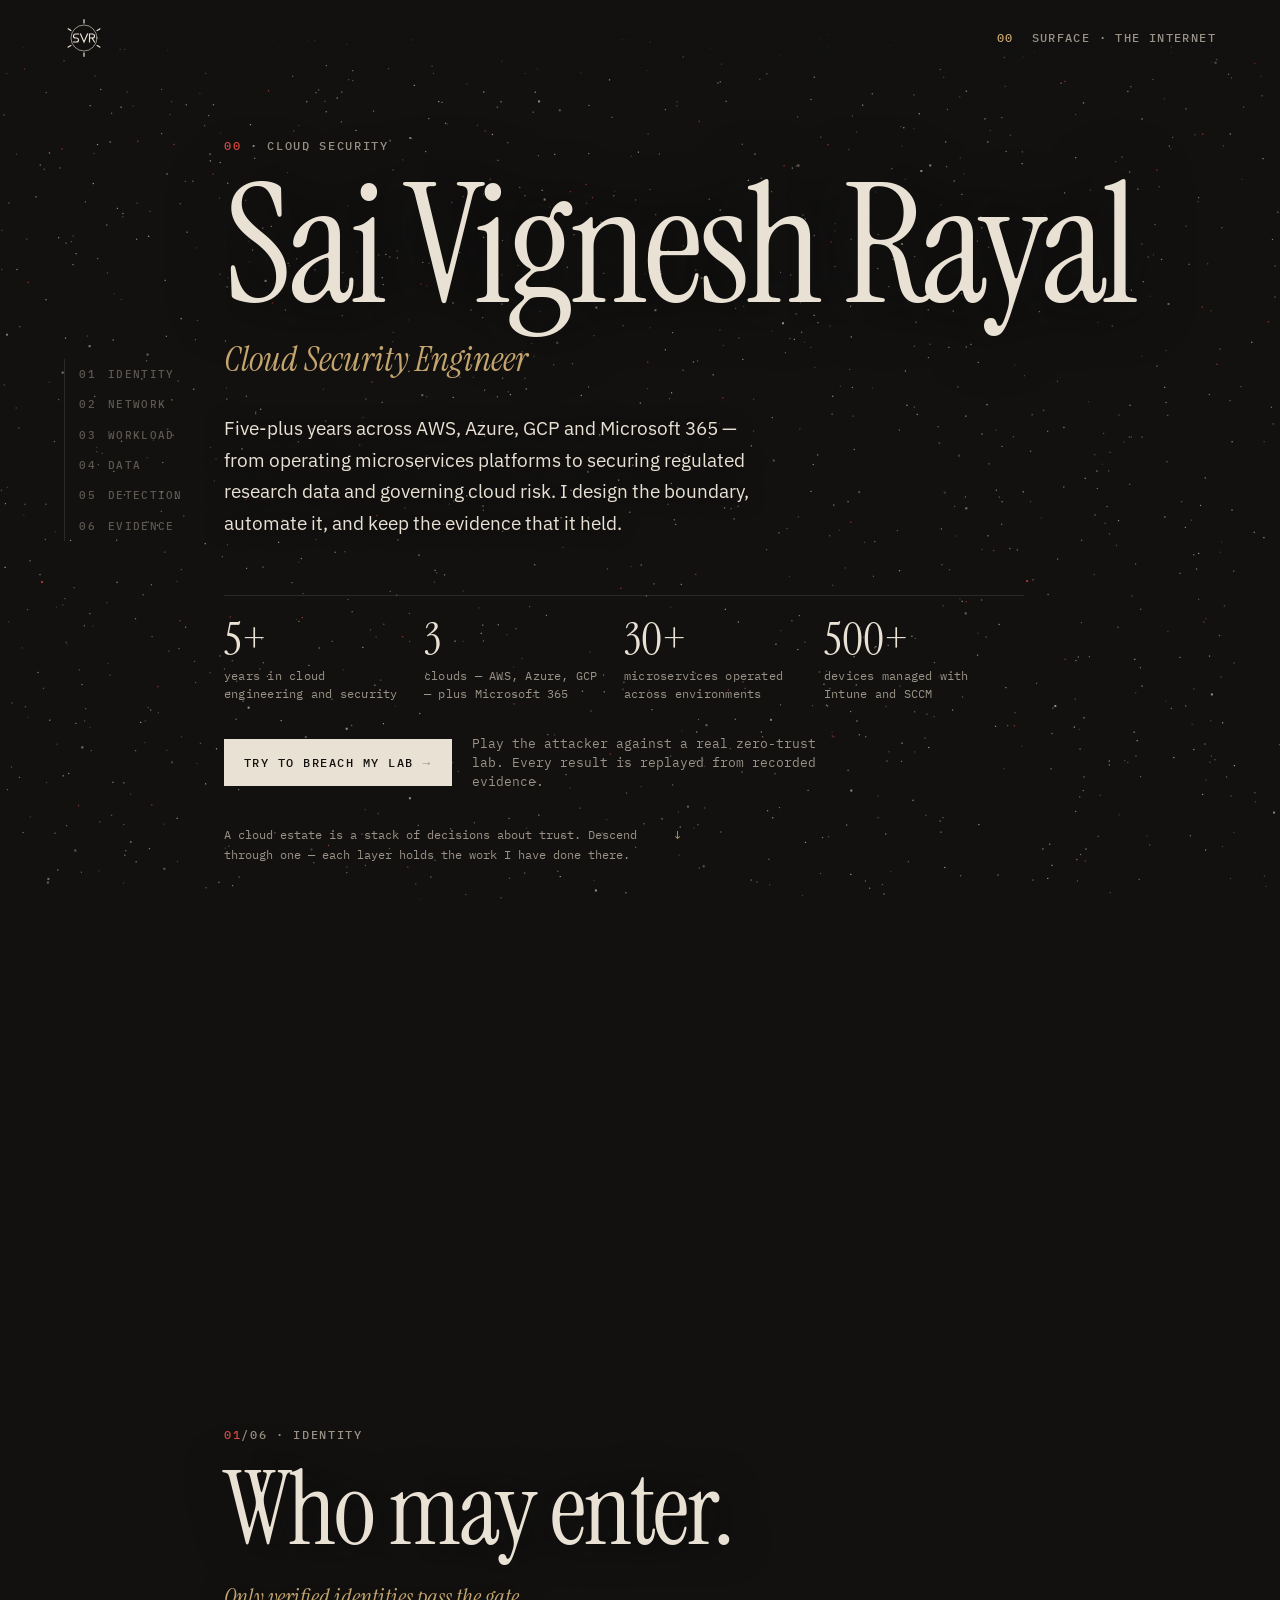
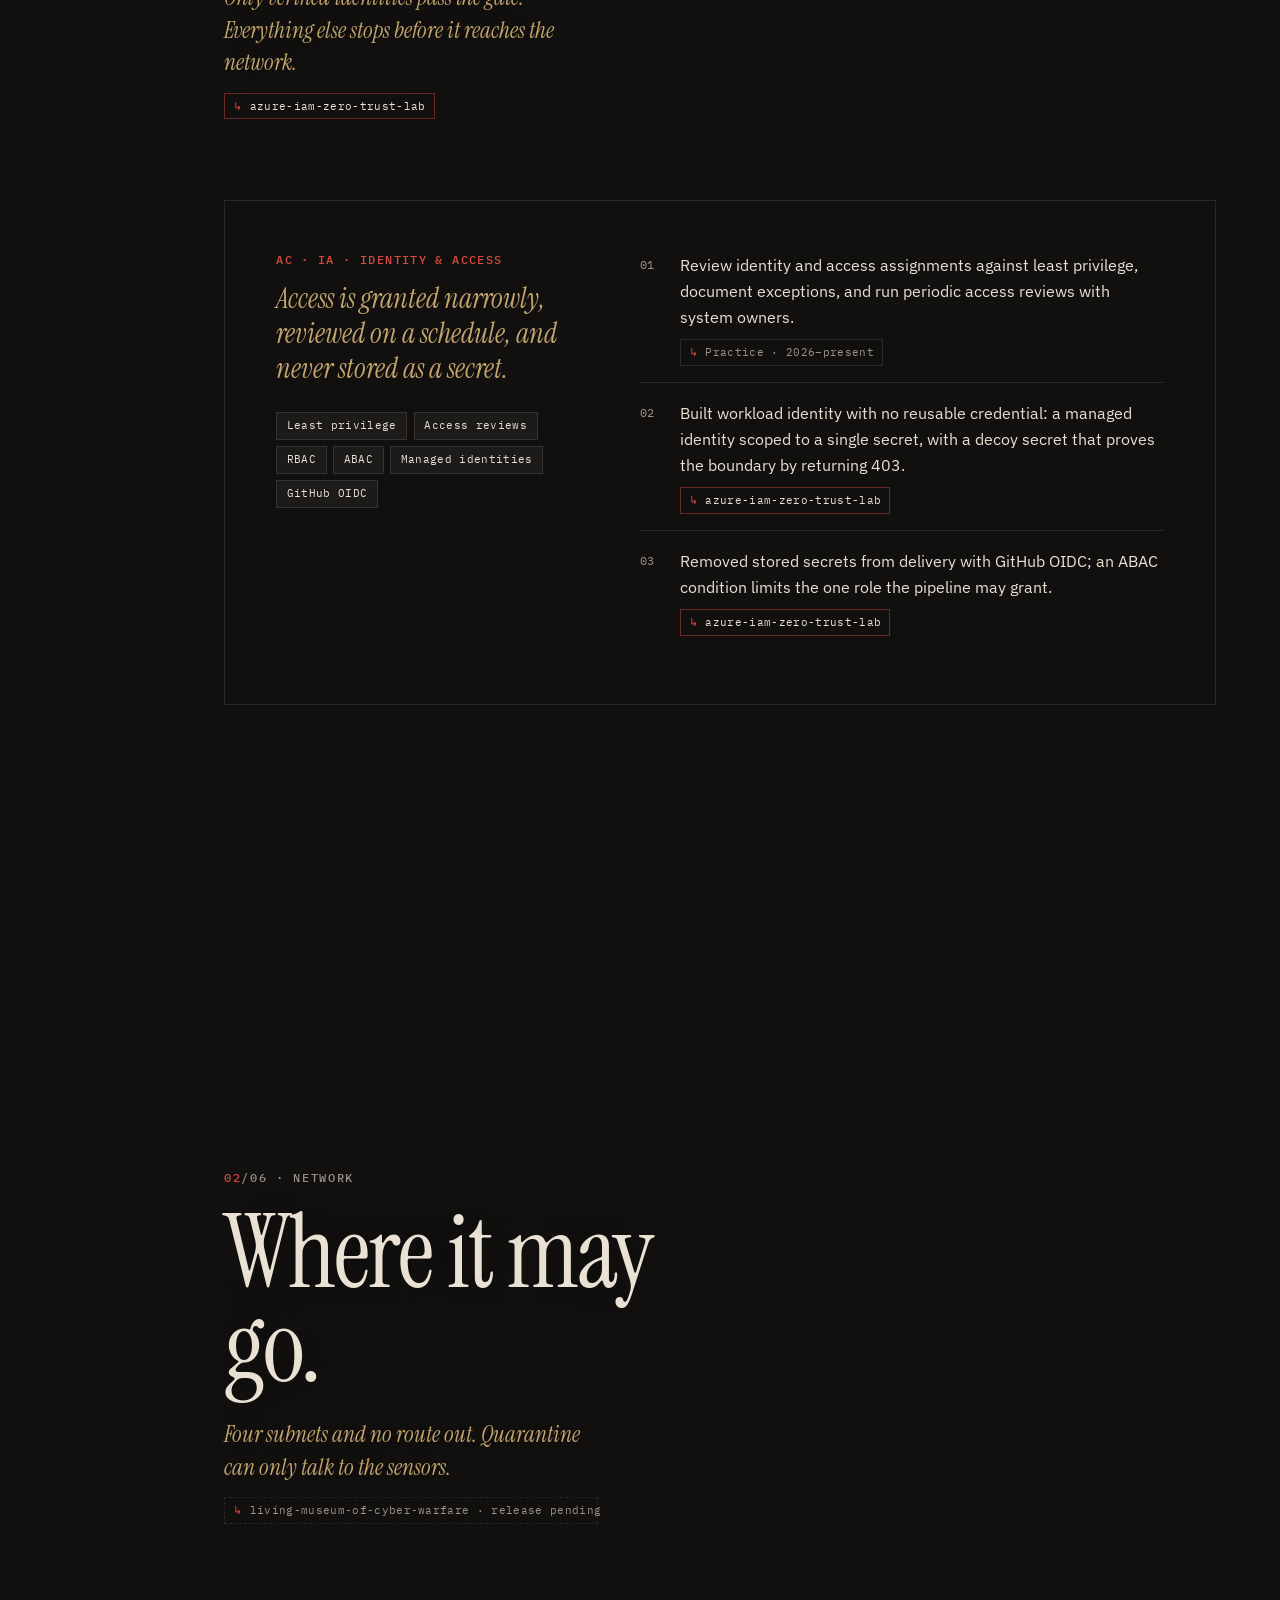
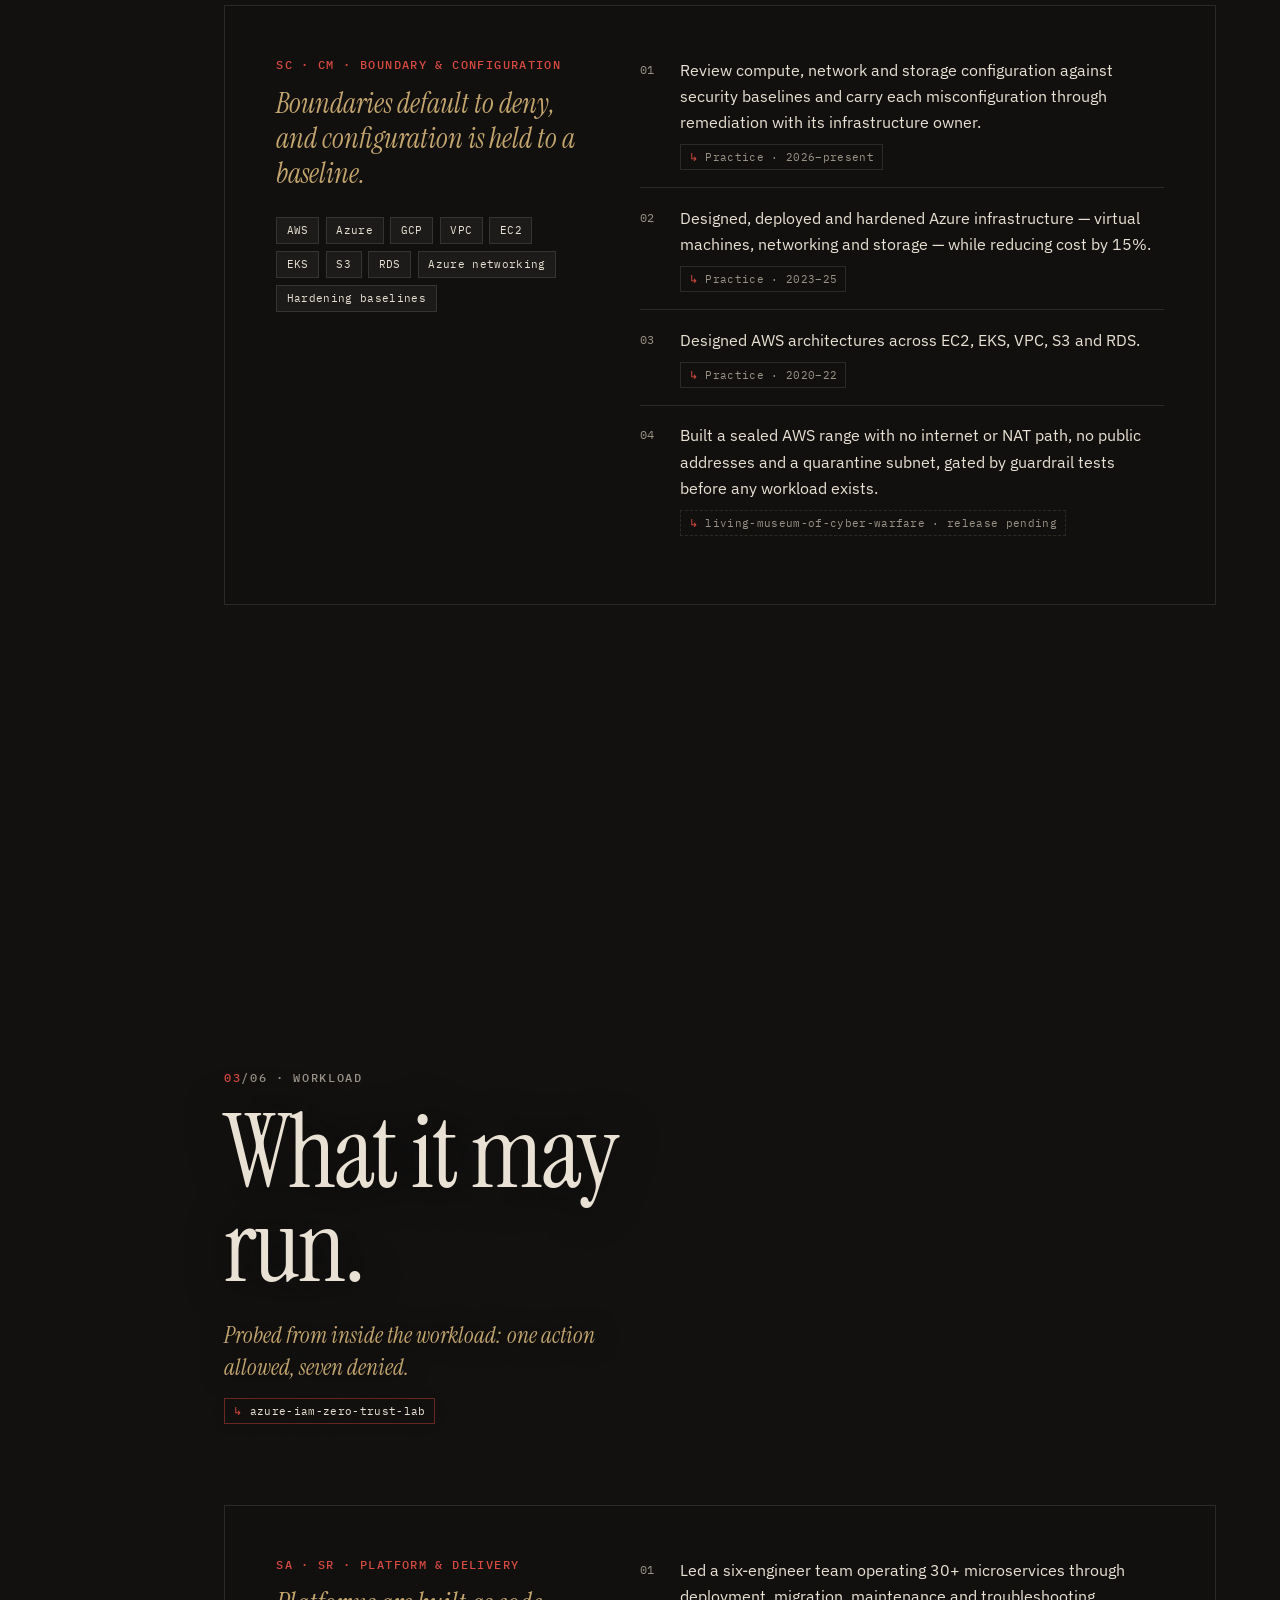
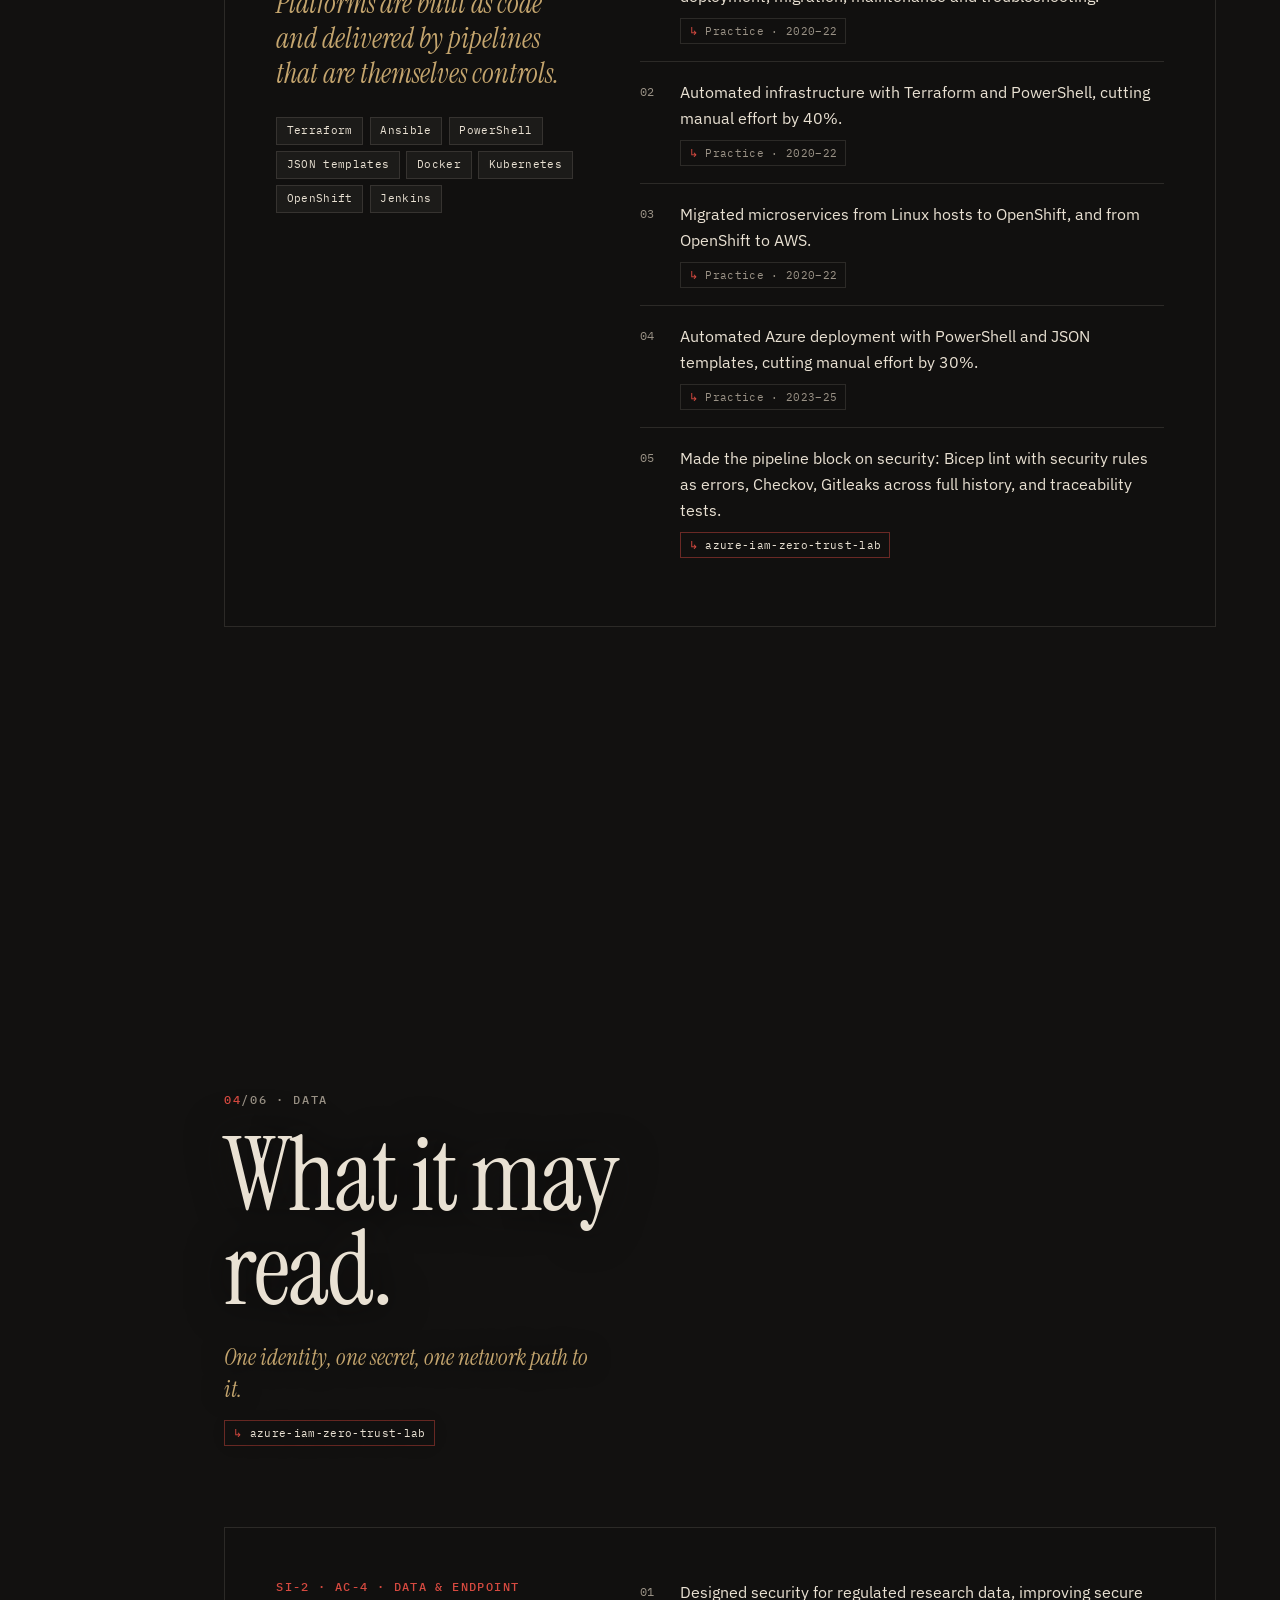
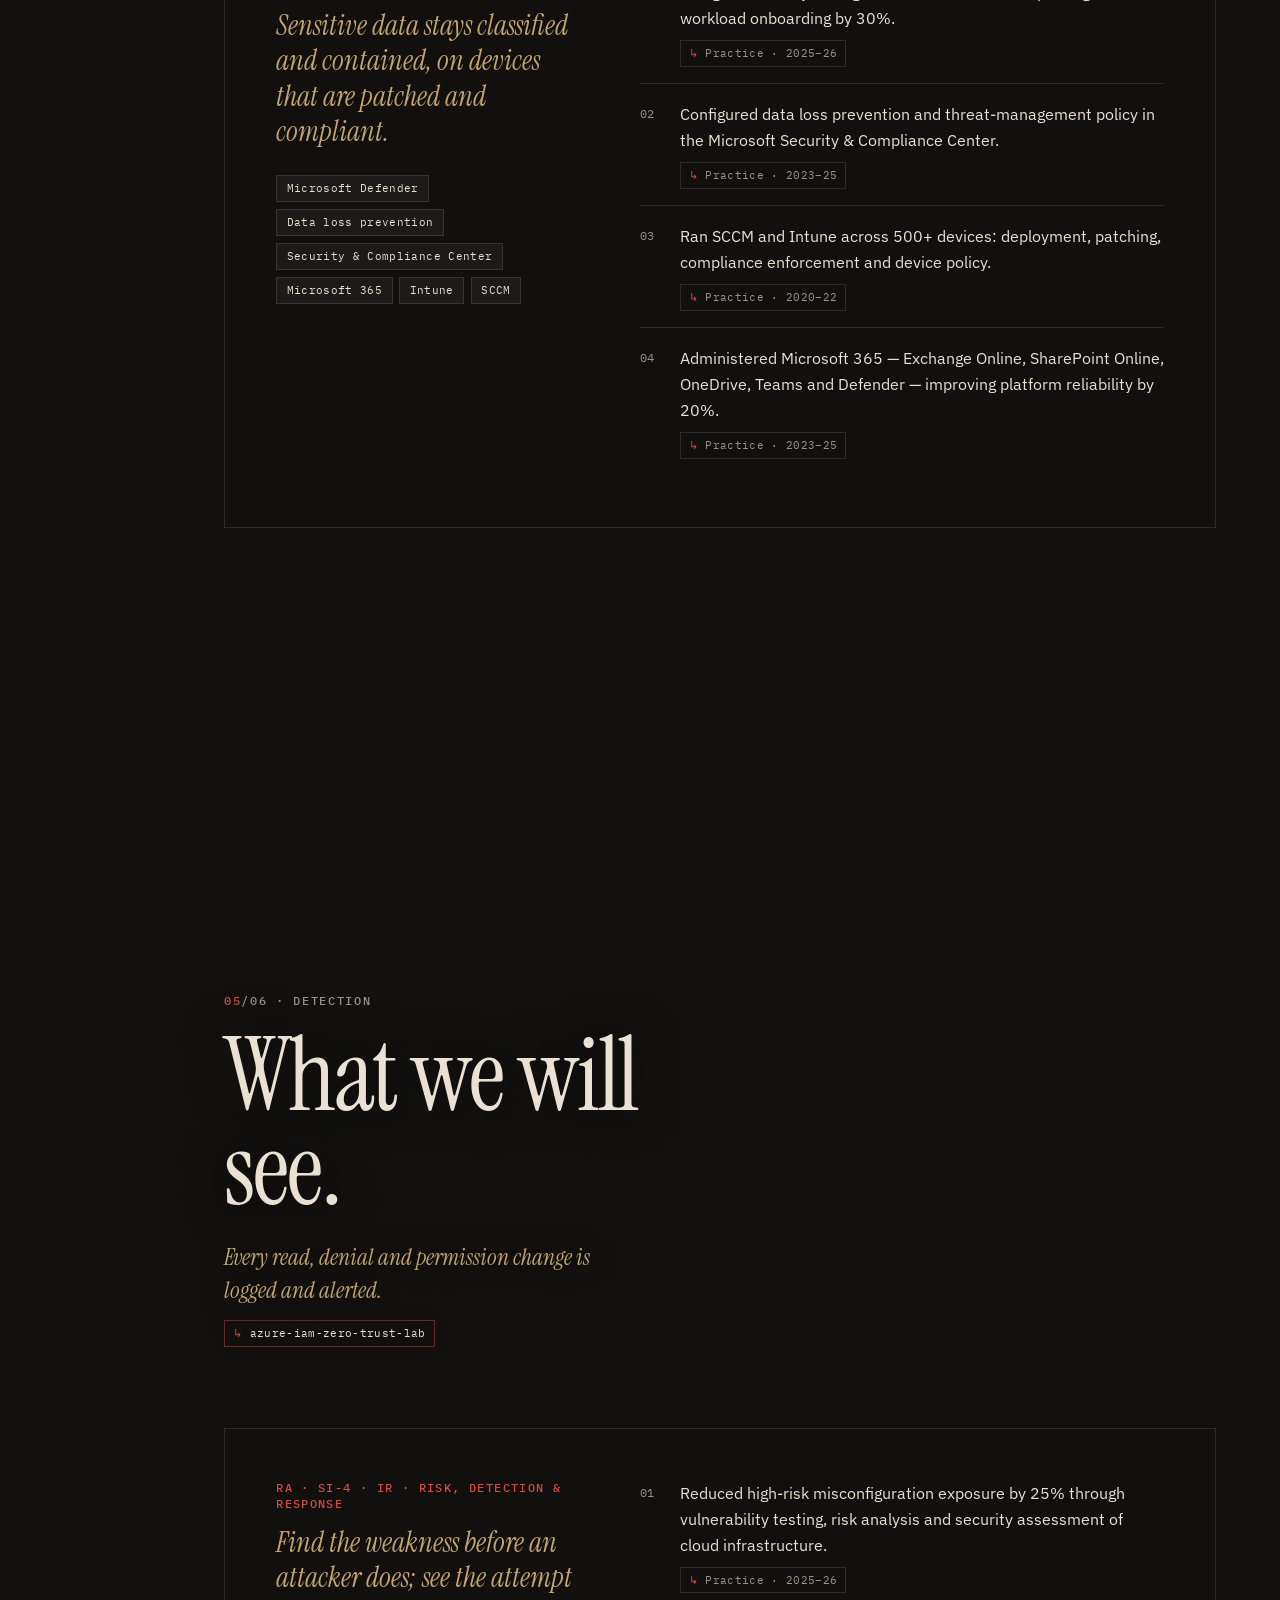
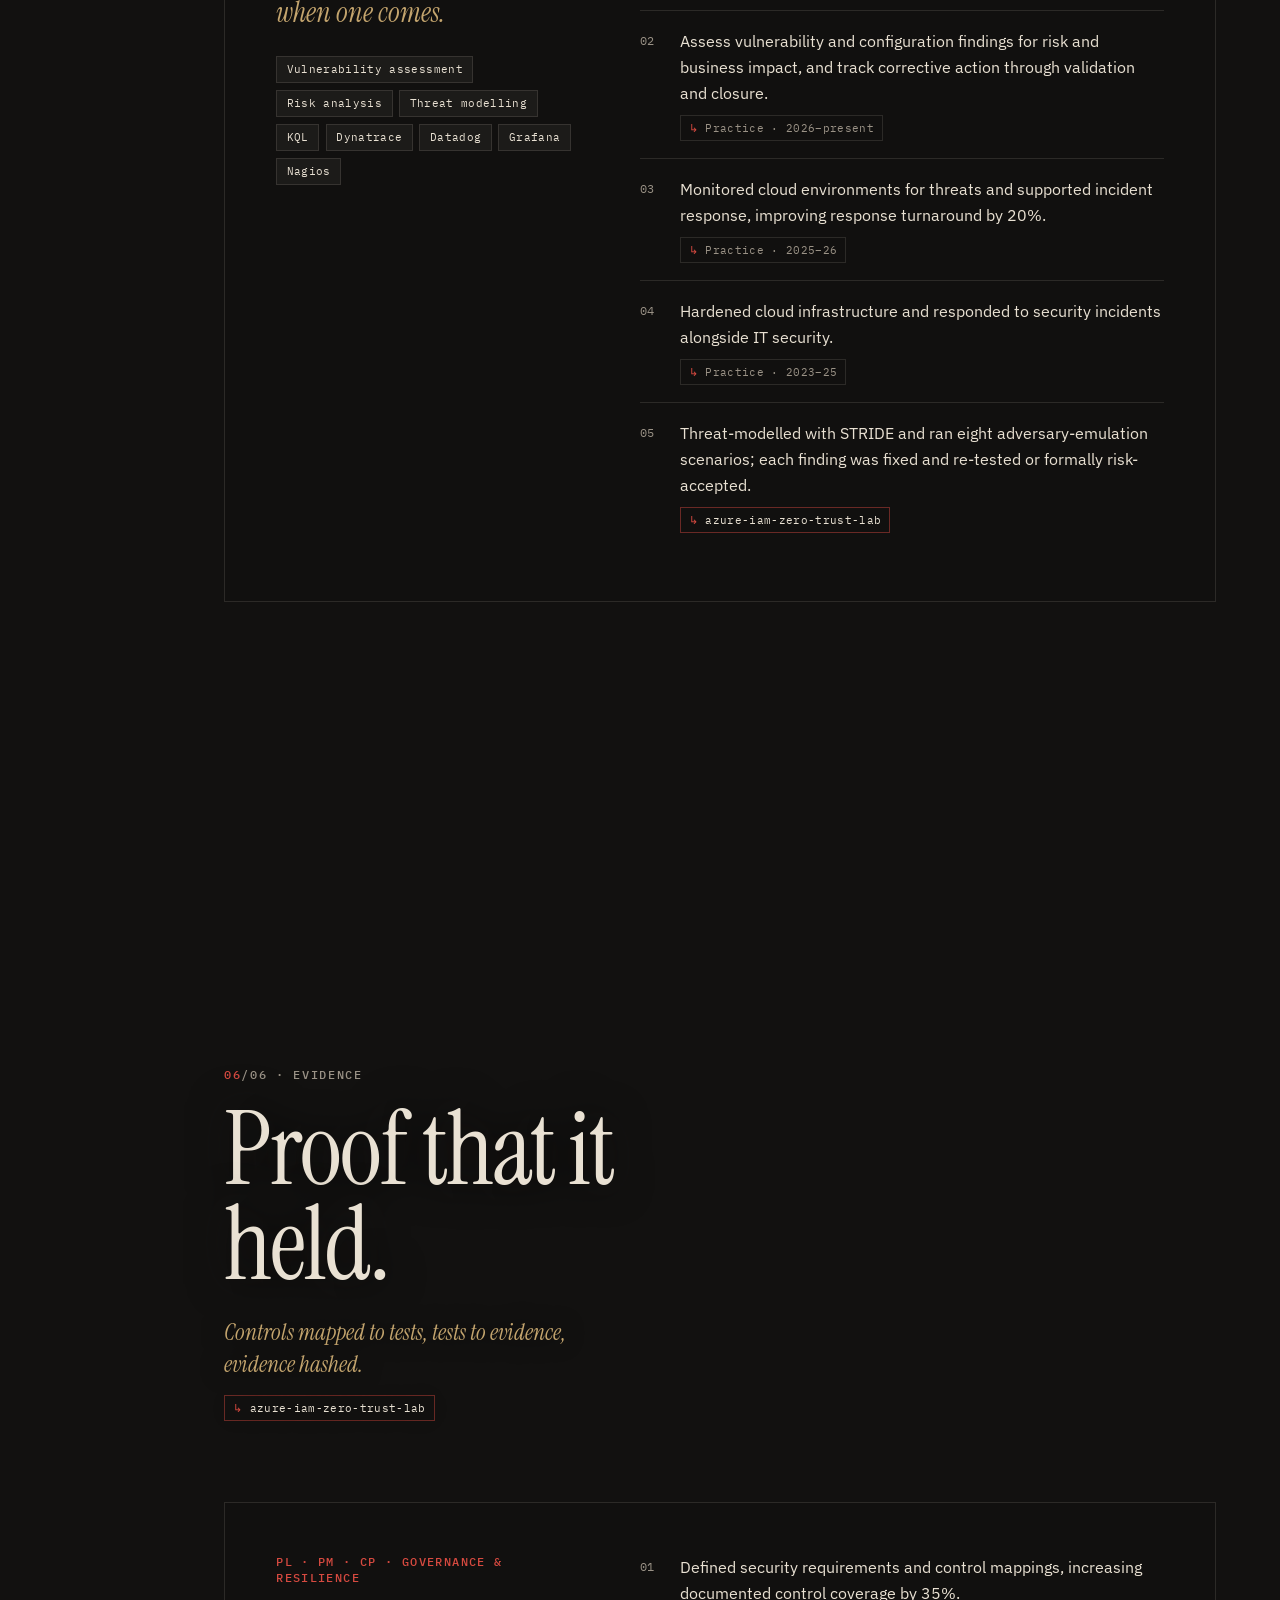
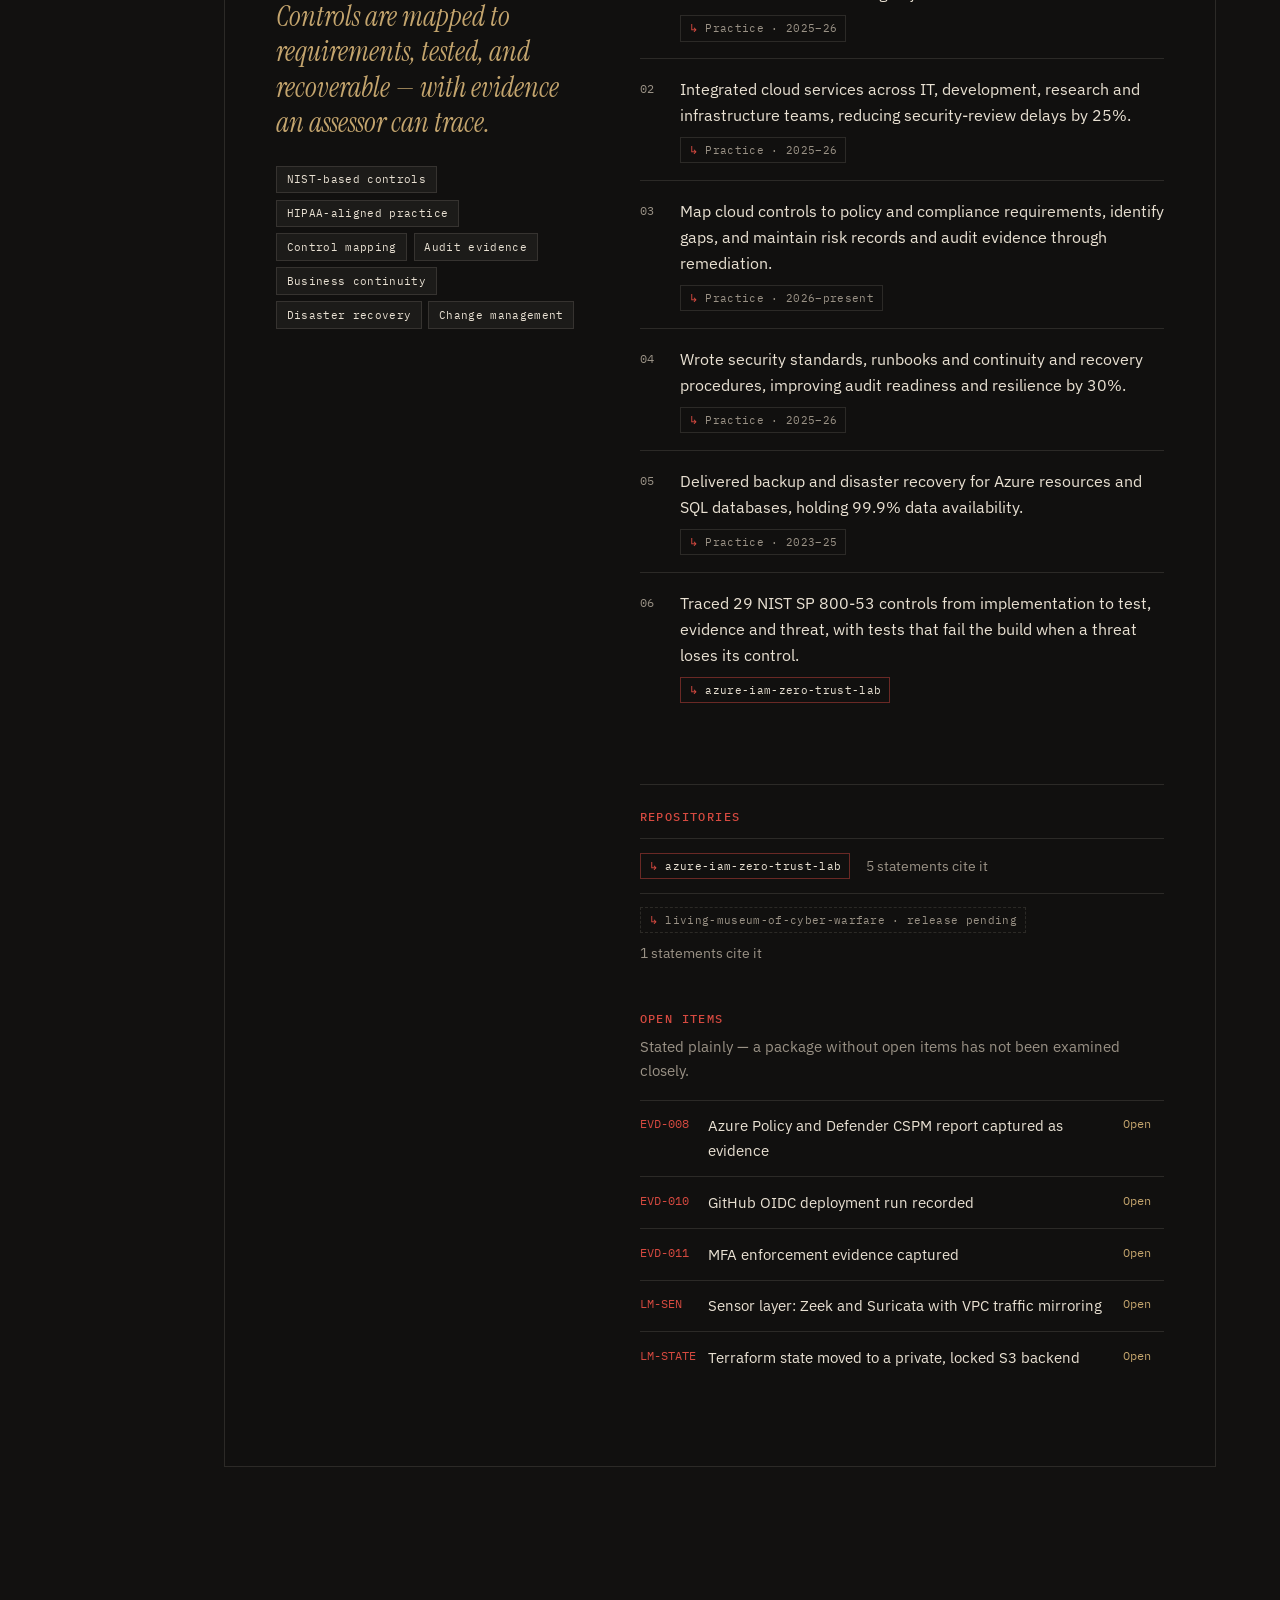
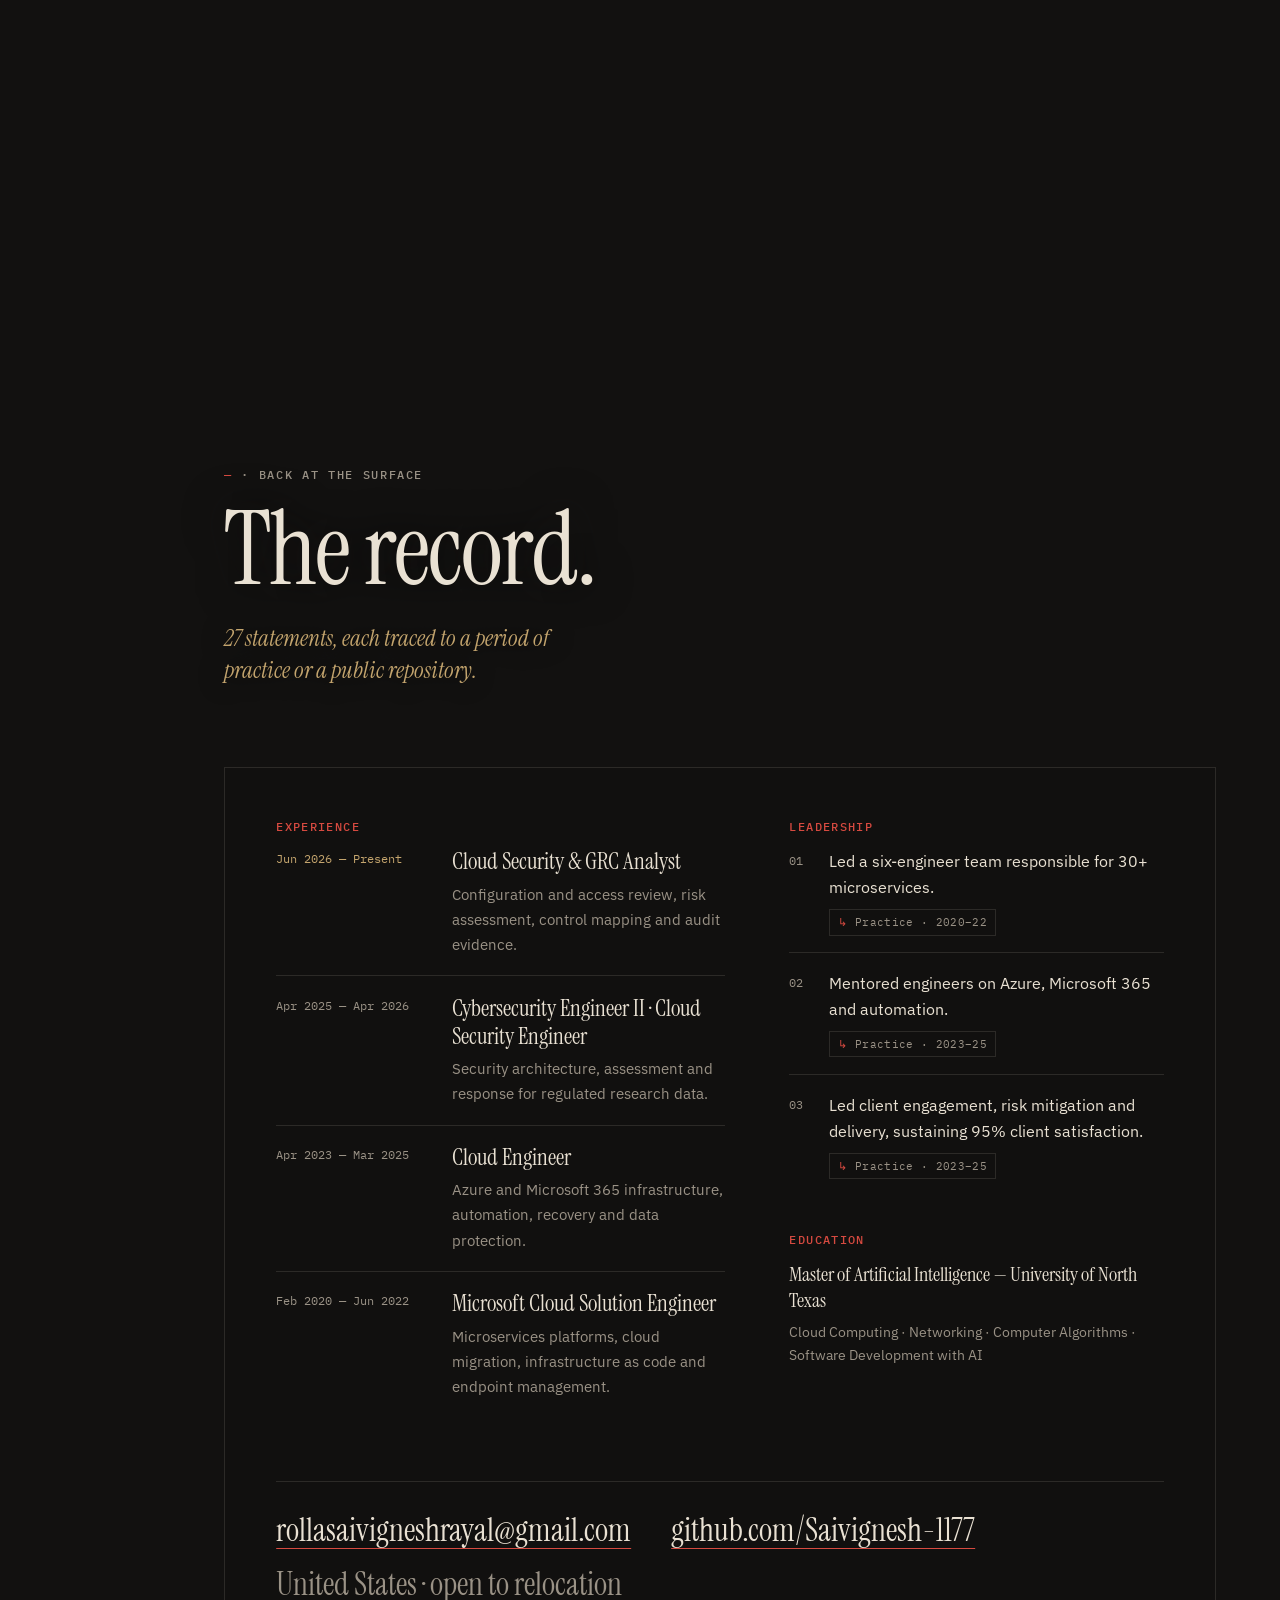
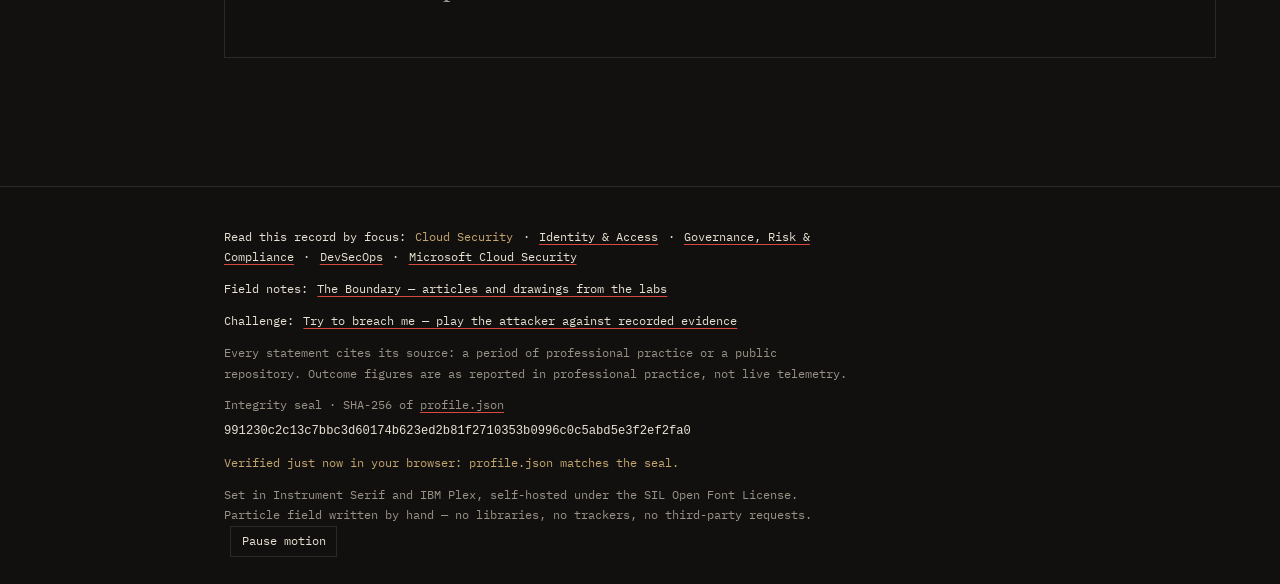
<file: index.html>
<!doctype html>
<html lang="en">
<head>
<meta charset="utf-8">
<meta name="viewport" content="width=device-width, initial-scale=1">
<meta http-equiv="Content-Security-Policy" content="default-src 'none'; style-src 'self'; script-src 'self'; font-src 'self'; img-src 'self'; connect-src 'self'; base-uri 'none'; form-action 'none'">
<meta name="referrer" content="no-referrer">
<title>Sai Vignesh Rayal — Cloud Security Engineer</title>
<meta name="description" content="Five-plus years across AWS, Azure, GCP and Microsoft 365 — from operating microservices platforms to securing regulated research data and governing cloud risk. I design the boundary, automate it, and keep the evidence that it held.">
<link rel="canonical" href="https://saivignesh-1177.github.io/Saivignesh-1177/">
<link rel="icon" href="assets/favicon.svg" type="image/svg+xml">
<link rel="preload" href="assets/fonts/instrument-serif-400-normal.woff2" as="font" type="font/woff2" crossorigin>
<link rel="stylesheet" href="styles.css">
<script src="app.js" defer></script>
</head>
<body>
<a class="skip" href="#identity">Skip to content</a>
<canvas id="field" aria-hidden="true"></canvas>

<header class="masthead">
  <a class="mark" href="#top" aria-label="Back to the surface"><svg xmlns="http://www.w3.org/2000/svg" viewBox="0 0 40 40" fill="none" stroke="currentColor" stroke-linecap="square" role="img" aria-label="SVR seal"><circle cx="20" cy="20" r="13" stroke-width=".6"/><path d="M20.00 4.80L20.00 1.80M33.16 12.40L35.76 10.90M33.16 27.60L35.76 29.10M20.00 35.20L20.00 38.20M6.84 27.60L4.24 29.10M6.84 12.40L4.24 10.90" stroke-width="1.2"/><path d="M14.5 16H11.5A2 2 0 0 0 11.5 20H12.5A2 2 0 0 1 12.5 24H9.5M16.5 16L20 24L23.5 16M25.5 24V16H28.5A2 2 0 0 1 28.5 20H25.5M28 20L30.5 24" stroke-width="1.15"/></svg></a>
  <p class="altimeter" aria-hidden="true"><span id="alt-depth">00</span> <span id="alt-name">Surface · the internet</span></p>
</header>

<nav class="gauge" aria-label="Layers"><ol><li data-for="identity"><span>01</span>Identity</li><li data-for="network"><span>02</span>Network</li><li data-for="workload"><span>03</span>Workload</li><li data-for="data"><span>04</span>Data</li><li data-for="detection"><span>05</span>Detection</li><li data-for="evidence"><span>06</span>Evidence</li></ol></nav>

<main>
<section class="layer hero" id="top" data-scene="internet" data-depth="00" data-title="Surface · the internet">
  <div class="stage">
    <p class="depth"><span>00</span> · Cloud Security</p>
    <h1>Sai Vignesh Rayal</h1>
    <p class="role">Cloud Security Engineer</p>
    <p class="summary">Five-plus years across AWS, Azure, GCP and Microsoft 365 — from operating microservices platforms to securing regulated research data and governing cloud risk. I design the boundary, automate it, and keep the evidence that it held.</p>
    <ul class="stats"><li><span class="fig">5+</span><span class="lab">years in cloud engineering and security</span></li><li><span class="fig">3</span><span class="lab">clouds — AWS, Azure, GCP — plus Microsoft 365</span></li><li><span class="fig">30+</span><span class="lab">microservices operated across environments</span></li><li><span class="fig">500+</span><span class="lab">devices managed with Intune and SCCM</span></li></ul>
    <p class="cta"><a href="breach/">Try to breach my lab <span aria-hidden="true">→</span></a><span>Play the attacker against a real zero-trust lab. Every result is replayed from recorded evidence.</span></p>
    <p class="cue"><span class="cue-text">A cloud estate is a stack of decisions about trust. Descend through one — each layer holds the work I have done there.</span> <span class="cue-arrow" aria-hidden="true">↓</span></p>
  </div>
</section>

<section class="layer" id="identity" data-scene="identity" data-depth="01" data-title="Identity" aria-labelledby="identity-h">
  <div class="stage">
    <p class="depth"><span>01</span>/06 · Identity</p>
    <h2 id="identity-h">Who may enter.</h2>
    <p class="scene-cap">Only verified identities pass the gate. Everything else stops before it reaches the network. <a class="src src-repo" href="https://github.com/Saivignesh-1177/azure-iam-zero-trust-lab">azure-iam-zero-trust-lab</a></p>
  </div>
  <div class="work">
    <header class="work-head">
      <p class="fam">AC · IA · Identity &amp; Access</p>
      <p class="stmt">Access is granted narrowly, reviewed on a schedule, and never stored as a secret.</p>
      <ul class="tools" aria-label="Tools and practices"><li>Least privilege</li><li>Access reviews</li><li>RBAC</li><li>ABAC</li><li>Managed identities</li><li>GitHub OIDC</li></ul>
    </header>
    <ol class="items"><li><p>Review identity and access assignments against least privilege, document exceptions, and run periodic access reviews with system owners.</p><span class="src">Practice · 2026–present</span></li><li><p>Built workload identity with no reusable credential: a managed identity scoped to a single secret, with a decoy secret that proves the boundary by returning 403.</p><a class="src src-repo" href="https://github.com/Saivignesh-1177/azure-iam-zero-trust-lab">azure-iam-zero-trust-lab</a></li><li><p>Removed stored secrets from delivery with GitHub OIDC; an ABAC condition limits the one role the pipeline may grant.</p><a class="src src-repo" href="https://github.com/Saivignesh-1177/azure-iam-zero-trust-lab">azure-iam-zero-trust-lab</a></li></ol>
  </div>
</section>
<section class="layer" id="network" data-scene="network" data-depth="02" data-title="Network" aria-labelledby="network-h">
  <div class="stage">
    <p class="depth"><span>02</span>/06 · Network</p>
    <h2 id="network-h">Where it may go.</h2>
    <p class="scene-cap">Four subnets and no route out. Quarantine can only talk to the sensors. <span class="src src-pending" title="Repository not yet public">living-museum-of-cyber-warfare · release pending</span></p>
  </div>
  <div class="work">
    <header class="work-head">
      <p class="fam">SC · CM · Boundary &amp; Configuration</p>
      <p class="stmt">Boundaries default to deny, and configuration is held to a baseline.</p>
      <ul class="tools" aria-label="Tools and practices"><li>AWS</li><li>Azure</li><li>GCP</li><li>VPC</li><li>EC2</li><li>EKS</li><li>S3</li><li>RDS</li><li>Azure networking</li><li>Hardening baselines</li></ul>
    </header>
    <ol class="items"><li><p>Review compute, network and storage configuration against security baselines and carry each misconfiguration through remediation with its infrastructure owner.</p><span class="src">Practice · 2026–present</span></li><li><p>Designed, deployed and hardened Azure infrastructure — virtual machines, networking and storage — while reducing cost by 15%.</p><span class="src">Practice · 2023–25</span></li><li><p>Designed AWS architectures across EC2, EKS, VPC, S3 and RDS.</p><span class="src">Practice · 2020–22</span></li><li><p>Built a sealed AWS range with no internet or NAT path, no public addresses and a quarantine subnet, gated by guardrail tests before any workload exists.</p><span class="src src-pending" title="Repository not yet public">living-museum-of-cyber-warfare · release pending</span></li></ol>
  </div>
</section>
<section class="layer" id="workload" data-scene="workload" data-depth="03" data-title="Workload" aria-labelledby="workload-h">
  <div class="stage">
    <p class="depth"><span>03</span>/06 · Workload</p>
    <h2 id="workload-h">What it may run.</h2>
    <p class="scene-cap">Probed from inside the workload: one action allowed, seven denied. <a class="src src-repo" href="https://github.com/Saivignesh-1177/azure-iam-zero-trust-lab">azure-iam-zero-trust-lab</a></p>
  </div>
  <div class="work">
    <header class="work-head">
      <p class="fam">SA · SR · Platform &amp; Delivery</p>
      <p class="stmt">Platforms are built as code and delivered by pipelines that are themselves controls.</p>
      <ul class="tools" aria-label="Tools and practices"><li>Terraform</li><li>Ansible</li><li>PowerShell</li><li>JSON templates</li><li>Docker</li><li>Kubernetes</li><li>OpenShift</li><li>Jenkins</li></ul>
    </header>
    <ol class="items"><li><p>Led a six-engineer team operating 30+ microservices through deployment, migration, maintenance and troubleshooting.</p><span class="src">Practice · 2020–22</span></li><li><p>Automated infrastructure with Terraform and PowerShell, cutting manual effort by 40%.</p><span class="src">Practice · 2020–22</span></li><li><p>Migrated microservices from Linux hosts to OpenShift, and from OpenShift to AWS.</p><span class="src">Practice · 2020–22</span></li><li><p>Automated Azure deployment with PowerShell and JSON templates, cutting manual effort by 30%.</p><span class="src">Practice · 2023–25</span></li><li><p>Made the pipeline block on security: Bicep lint with security rules as errors, Checkov, Gitleaks across full history, and traceability tests.</p><a class="src src-repo" href="https://github.com/Saivignesh-1177/azure-iam-zero-trust-lab">azure-iam-zero-trust-lab</a></li></ol>
  </div>
</section>
<section class="layer" id="data" data-scene="data" data-depth="04" data-title="Data" aria-labelledby="data-h">
  <div class="stage">
    <p class="depth"><span>04</span>/06 · Data</p>
    <h2 id="data-h">What it may read.</h2>
    <p class="scene-cap">One identity, one secret, one network path to it. <a class="src src-repo" href="https://github.com/Saivignesh-1177/azure-iam-zero-trust-lab">azure-iam-zero-trust-lab</a></p>
  </div>
  <div class="work">
    <header class="work-head">
      <p class="fam">SI-2 · AC-4 · Data &amp; Endpoint</p>
      <p class="stmt">Sensitive data stays classified and contained, on devices that are patched and compliant.</p>
      <ul class="tools" aria-label="Tools and practices"><li>Microsoft Defender</li><li>Data loss prevention</li><li>Security &amp; Compliance Center</li><li>Microsoft 365</li><li>Intune</li><li>SCCM</li></ul>
    </header>
    <ol class="items"><li><p>Designed security for regulated research data, improving secure workload onboarding by 30%.</p><span class="src">Practice · 2025–26</span></li><li><p>Configured data loss prevention and threat-management policy in the Microsoft Security &amp; Compliance Center.</p><span class="src">Practice · 2023–25</span></li><li><p>Ran SCCM and Intune across 500+ devices: deployment, patching, compliance enforcement and device policy.</p><span class="src">Practice · 2020–22</span></li><li><p>Administered Microsoft 365 — Exchange Online, SharePoint Online, OneDrive, Teams and Defender — improving platform reliability by 20%.</p><span class="src">Practice · 2023–25</span></li></ol>
  </div>
</section>
<section class="layer" id="detection" data-scene="detection" data-depth="05" data-title="Detection" aria-labelledby="detection-h">
  <div class="stage">
    <p class="depth"><span>05</span>/06 · Detection</p>
    <h2 id="detection-h">What we will see.</h2>
    <p class="scene-cap">Every read, denial and permission change is logged and alerted. <a class="src src-repo" href="https://github.com/Saivignesh-1177/azure-iam-zero-trust-lab">azure-iam-zero-trust-lab</a></p>
  </div>
  <div class="work">
    <header class="work-head">
      <p class="fam">RA · SI-4 · IR · Risk, Detection &amp; Response</p>
      <p class="stmt">Find the weakness before an attacker does; see the attempt when one comes.</p>
      <ul class="tools" aria-label="Tools and practices"><li>Vulnerability assessment</li><li>Risk analysis</li><li>Threat modelling</li><li>KQL</li><li>Dynatrace</li><li>Datadog</li><li>Grafana</li><li>Nagios</li></ul>
    </header>
    <ol class="items"><li><p>Reduced high-risk misconfiguration exposure by 25% through vulnerability testing, risk analysis and security assessment of cloud infrastructure.</p><span class="src">Practice · 2025–26</span></li><li><p>Assess vulnerability and configuration findings for risk and business impact, and track corrective action through validation and closure.</p><span class="src">Practice · 2026–present</span></li><li><p>Monitored cloud environments for threats and supported incident response, improving response turnaround by 20%.</p><span class="src">Practice · 2025–26</span></li><li><p>Hardened cloud infrastructure and responded to security incidents alongside IT security.</p><span class="src">Practice · 2023–25</span></li><li><p>Threat-modelled with STRIDE and ran eight adversary-emulation scenarios; each finding was fixed and re-tested or formally risk-accepted.</p><a class="src src-repo" href="https://github.com/Saivignesh-1177/azure-iam-zero-trust-lab">azure-iam-zero-trust-lab</a></li></ol>
  </div>
</section>
<section class="layer" id="evidence" data-scene="evidence" data-depth="06" data-title="Evidence" aria-labelledby="evidence-h">
  <div class="stage">
    <p class="depth"><span>06</span>/06 · Evidence</p>
    <h2 id="evidence-h">Proof that it held.</h2>
    <p class="scene-cap">Controls mapped to tests, tests to evidence, evidence hashed. <a class="src src-repo" href="https://github.com/Saivignesh-1177/azure-iam-zero-trust-lab">azure-iam-zero-trust-lab</a></p>
  </div>
  <div class="work">
    <header class="work-head">
      <p class="fam">PL · PM · CP · Governance &amp; Resilience</p>
      <p class="stmt">Controls are mapped to requirements, tested, and recoverable — with evidence an assessor can trace.</p>
      <ul class="tools" aria-label="Tools and practices"><li>NIST-based controls</li><li>HIPAA-aligned practice</li><li>Control mapping</li><li>Audit evidence</li><li>Business continuity</li><li>Disaster recovery</li><li>Change management</li></ul>
    </header>
    <ol class="items"><li><p>Defined security requirements and control mappings, increasing documented control coverage by 35%.</p><span class="src">Practice · 2025–26</span></li><li><p>Integrated cloud services across IT, development, research and infrastructure teams, reducing security-review delays by 25%.</p><span class="src">Practice · 2025–26</span></li><li><p>Map cloud controls to policy and compliance requirements, identify gaps, and maintain risk records and audit evidence through remediation.</p><span class="src">Practice · 2026–present</span></li><li><p>Wrote security standards, runbooks and continuity and recovery procedures, improving audit readiness and resilience by 30%.</p><span class="src">Practice · 2025–26</span></li><li><p>Delivered backup and disaster recovery for Azure resources and SQL databases, holding 99.9% data availability.</p><span class="src">Practice · 2023–25</span></li><li><p>Traced 29 NIST SP 800-53 controls from implementation to test, evidence and threat, with tests that fail the build when a threat loses its control.</p><a class="src src-repo" href="https://github.com/Saivignesh-1177/azure-iam-zero-trust-lab">azure-iam-zero-trust-lab</a></li></ol><div class="aside"><p class="fam">Repositories</p><ul class="repos"><li><a class="src src-repo" href="https://github.com/Saivignesh-1177/azure-iam-zero-trust-lab">azure-iam-zero-trust-lab</a><span>5 statements cite it</span></li><li><span class="src src-pending" title="Repository not yet public">living-museum-of-cyber-warfare · release pending</span><span>1 statements cite it</span></li></ul><p class="fam">Open items</p><p class="lede">Stated plainly — a package without open items has not been examined closely.</p><table><tbody><tr><td>EVD-008</td><td>Azure Policy and Defender CSPM report captured as evidence</td><td>Open</td></tr><tr><td>EVD-010</td><td>GitHub OIDC deployment run recorded</td><td>Open</td></tr><tr><td>EVD-011</td><td>MFA enforcement evidence captured</td><td>Open</td></tr><tr><td>LM-SEN</td><td>Sensor layer: Zeek and Suricata with VPC traffic mirroring</td><td>Open</td></tr><tr><td>LM-STATE</td><td>Terraform state moved to a private, locked S3 backend</td><td>Open</td></tr></tbody></table></div>
  </div>
</section>
<section class="layer record" id="record" data-scene="surface" data-depth="—" data-title="The record" aria-labelledby="record-h">
  <div class="stage">
    <p class="depth"><span>—</span> · Back at the surface</p>
    <h2 id="record-h">The record.</h2>
    <p class="scene-cap">27 statements, each traced to a period of practice or a public repository.</p>
  </div>
  <div class="work record-work">
    <div><p class="fam">Experience</p><ol class="timeline"><li><p class="when">Jun 2026 — Present</p><div><h3>Cloud Security &amp; GRC Analyst</h3><p>Configuration and access review, risk assessment, control mapping and audit evidence.</p></div></li><li><p class="when">Apr 2025 — Apr 2026</p><div><h3>Cybersecurity Engineer II · Cloud Security Engineer</h3><p>Security architecture, assessment and response for regulated research data.</p></div></li><li><p class="when">Apr 2023 — Mar 2025</p><div><h3>Cloud Engineer</h3><p>Azure and Microsoft 365 infrastructure, automation, recovery and data protection.</p></div></li><li><p class="when">Feb 2020 — Jun 2022</p><div><h3>Microsoft Cloud Solution Engineer</h3><p>Microservices platforms, cloud migration, infrastructure as code and endpoint management.</p></div></li></ol></div>
    <div>
      <p class="fam">Leadership</p><ol class="items"><li><p>Led a six-engineer team responsible for 30+ microservices.</p><span class="src">Practice · 2020–22</span></li><li><p>Mentored engineers on Azure, Microsoft 365 and automation.</p><span class="src">Practice · 2023–25</span></li><li><p>Led client engagement, risk mitigation and delivery, sustaining 95% client satisfaction.</p><span class="src">Practice · 2023–25</span></li></ol>
      <p class="fam">Education</p><p class="edu">Master of Artificial Intelligence — University of North Texas</p><p class="edu-detail">Cloud Computing · Networking · Computer Algorithms · Software Development with AI</p>
    </div>
    <div class="contact">
      <a href="mailto:rollasaivigneshrayal@gmail.com">rollasaivigneshrayal@gmail.com</a>
      <a href="https://github.com/Saivignesh-1177">github.com/Saivignesh-1177</a>
      <span>United States · open to relocation</span>
    </div>
  </div>
</section>
</main>

<footer class="integrity">
  <p class="focus-nav">Read this record by focus: <a href="" aria-current="page">Cloud Security</a> · <a href="iam/">Identity &amp; Access</a> · <a href="grc/">Governance, Risk &amp; Compliance</a> · <a href="devsecops/">DevSecOps</a> · <a href="microsoft/">Microsoft Cloud Security</a></p>
  <p class="focus-nav">Field notes: <a href="journal/">The Boundary — articles and drawings from the labs</a></p>
  <p class="focus-nav">Challenge: <a href="breach/">Try to breach me — play the attacker against recorded evidence</a></p>
  <p>Every statement cites its source: a period of professional practice or a public repository. Outcome figures are as reported in professional practice, not live telemetry.</p>
  <p>Integrity seal · SHA-256 of <a href="profile.json">profile.json</a> <code id="seal" data-src="profile.json" data-digest="991230c2c13c7bbc3d60174b623ed2b81f2710353b0996c0c5abd5e3f2ef2fa0">991230c2c13c7bbc3d60174b623ed2b81f2710353b0996c0c5abd5e3f2ef2fa0</code></p>
  <p id="verify" aria-live="polite">Verification runs in your browser when scripts are enabled.</p>
  <p>Set in Instrument Serif and IBM Plex, self-hosted under the SIL Open Font License. Particle field written by hand — no libraries, no trackers, no third-party requests. <button type="button" id="motion">Pause motion</button></p>
</footer>
</body>
</html>
</file>
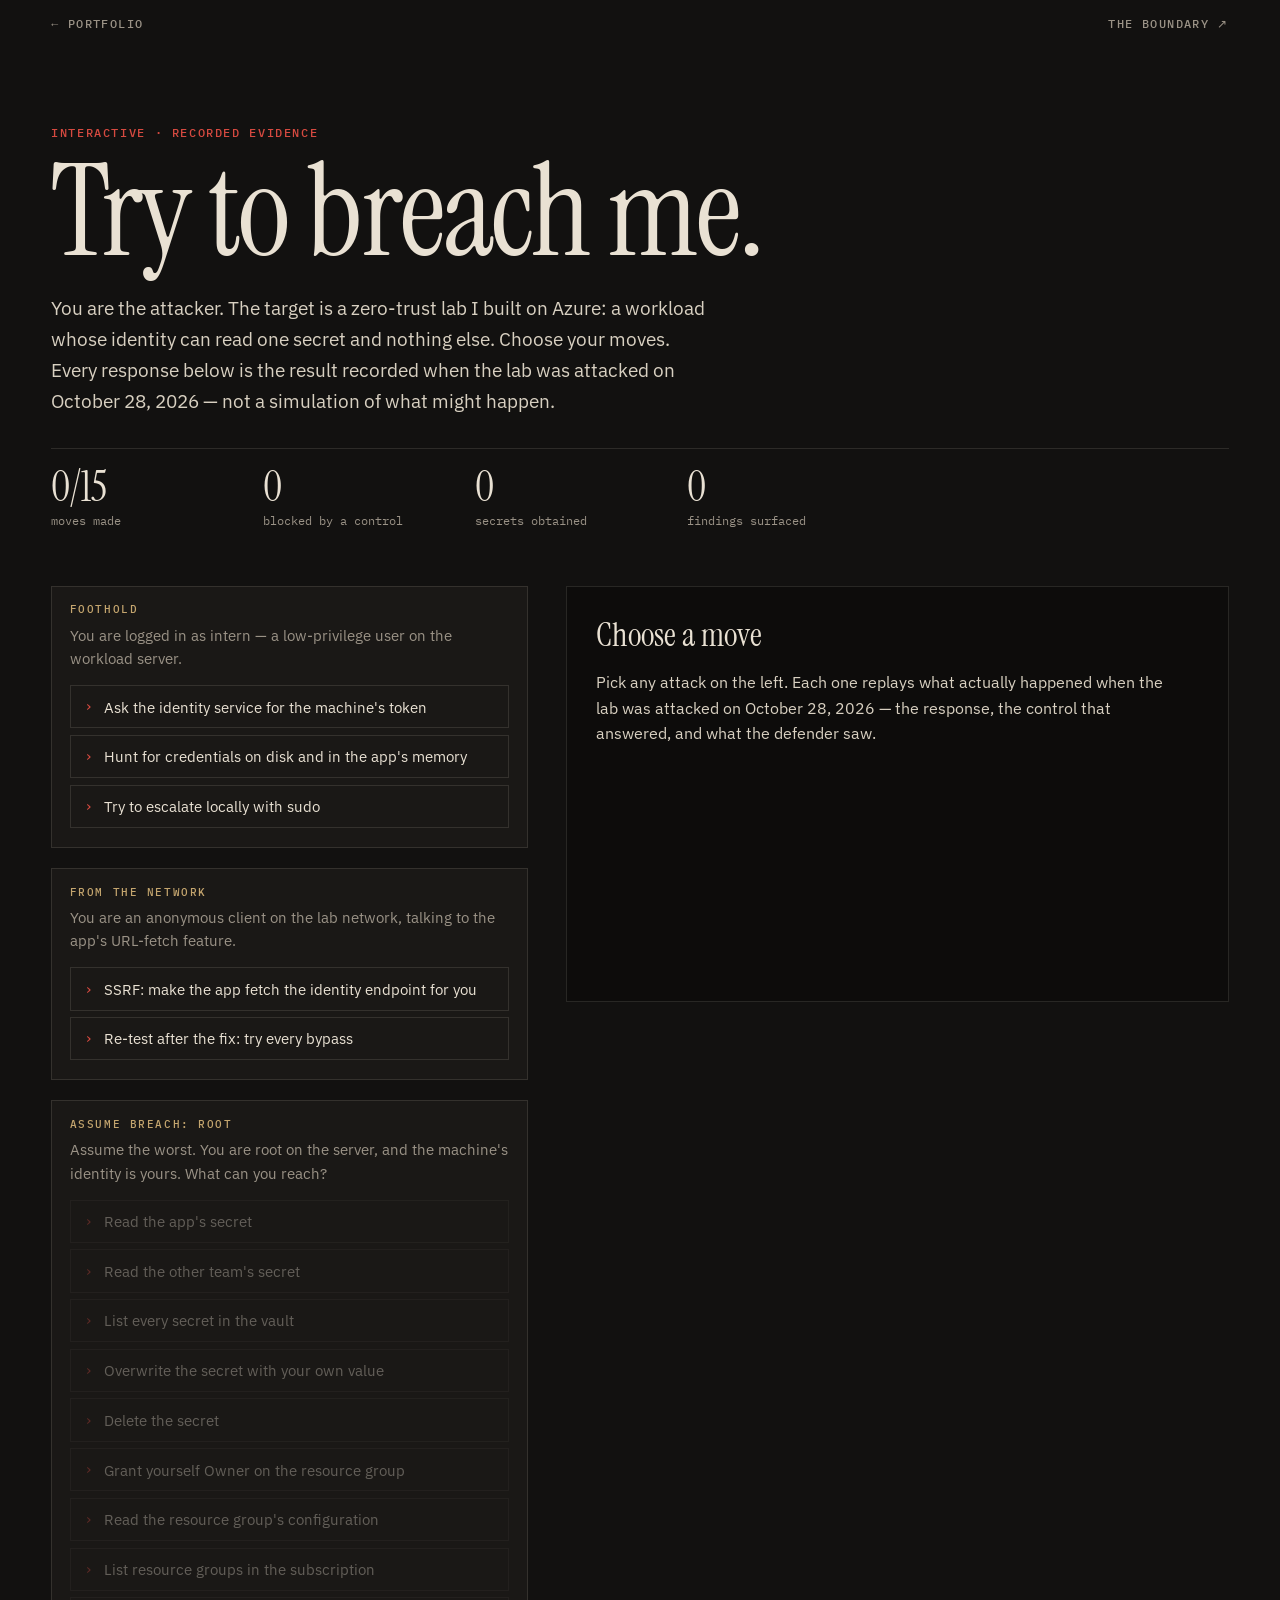
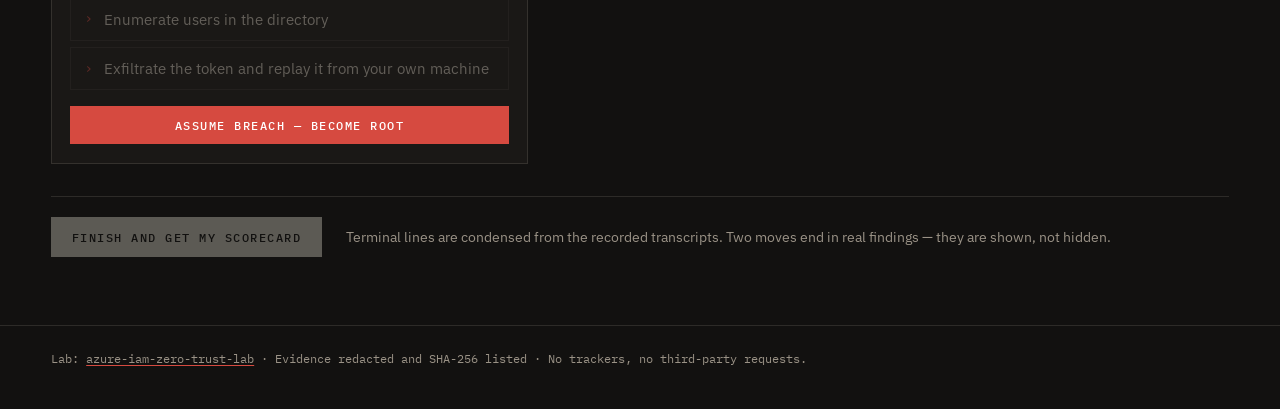
<file: breach/index.html>
<!doctype html>
<html lang="en">
<head>
<meta charset="utf-8">
<meta name="viewport" content="width=device-width, initial-scale=1">
<meta http-equiv="Content-Security-Policy" content="default-src 'none'; style-src 'self'; script-src 'self'; font-src 'self'; img-src 'self'; base-uri 'none'; form-action 'none'">
<meta name="referrer" content="no-referrer">
<title>Try to Breach Me — Sai Vignesh Rayal</title>
<meta name="description" content="Play the attacker against a real zero-trust lab. Every move replays the recorded result: the response, the control that answered, and what the defender saw.">
<link rel="canonical" href="https://saivignesh-1177.github.io/Saivignesh-1177/breach/">
<link rel="icon" href="../assets/favicon.svg" type="image/svg+xml">
<link rel="stylesheet" href="../breach.css">
<script src="../breach.js" defer></script>
</head>
<body>
<header class="top">
  <a class="back" href="../">← Portfolio</a>
  <a class="back" href="../journal/">The Boundary ↗</a>
</header>

<main>
  <section class="intro">
    <p class="k">Interactive · recorded evidence</p>
    <h1>Try to breach me.</h1>
    <p class="lede">You are the attacker. The target is a zero-trust lab I built on Azure: a workload whose identity can read one secret and nothing else. Choose your moves. Every response below is the result recorded when the lab was attacked on October 28, 2026 — not a simulation of what might happen.</p>
    <ul class="score" aria-live="polite">
      <li><span id="s-moves">0/15</span>moves made</li>
      <li><span id="s-held">0</span>blocked by a control</li>
      <li><span id="s-gained">0</span>secrets obtained</li>
      <li><span id="s-find">0</span>findings surfaced</li>
    </ul>
  </section>

  <div class="board">
    <nav id="moves" class="console" aria-label="Attacker moves"></nav>
    <section id="outcome" class="outcome" aria-live="polite"></section>
  </div>

  <p class="finish-row">
    <button type="button" id="finish" disabled>Finish and get my scorecard</button>
    <span>Terminal lines are condensed from the recorded transcripts. Two moves end in real findings — they are shown, not hidden.</span>
  </p>
</main>

<div id="card" class="card" role="dialog" aria-modal="true" aria-labelledby="card-h" hidden>
  <div class="card-inner">
    <p class="k" id="card-h">Your scorecard</p>
    <pre id="card-text"></pre>
    <p class="card-actions"><button type="button" id="copy">Copy scorecard</button> <button type="button" id="close">Close</button></p>
  </div>
</div>

<footer class="foot">
  Lab: <a href="https://github.com/Saivignesh-1177/azure-iam-zero-trust-lab">azure-iam-zero-trust-lab</a> · Evidence redacted and SHA-256 listed · No trackers, no third-party requests.
</footer>
</body>
</html>
</file>
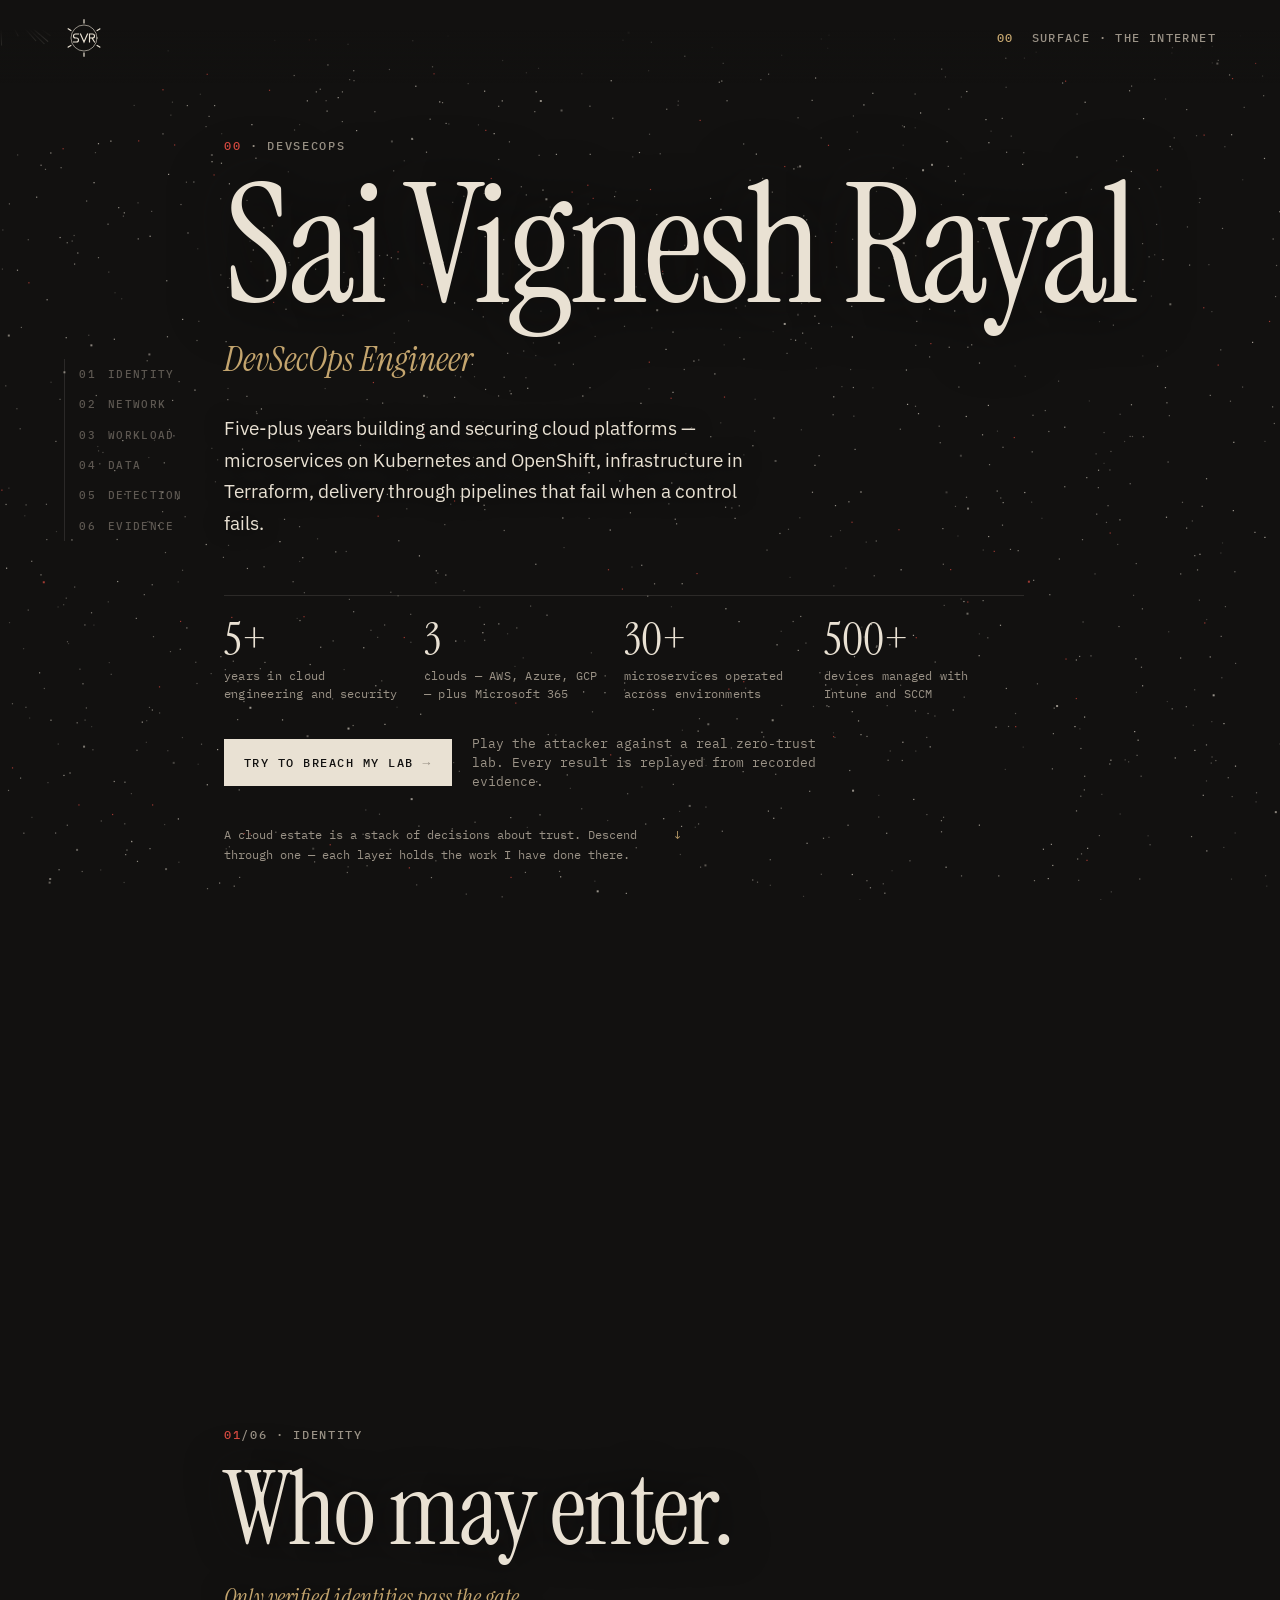
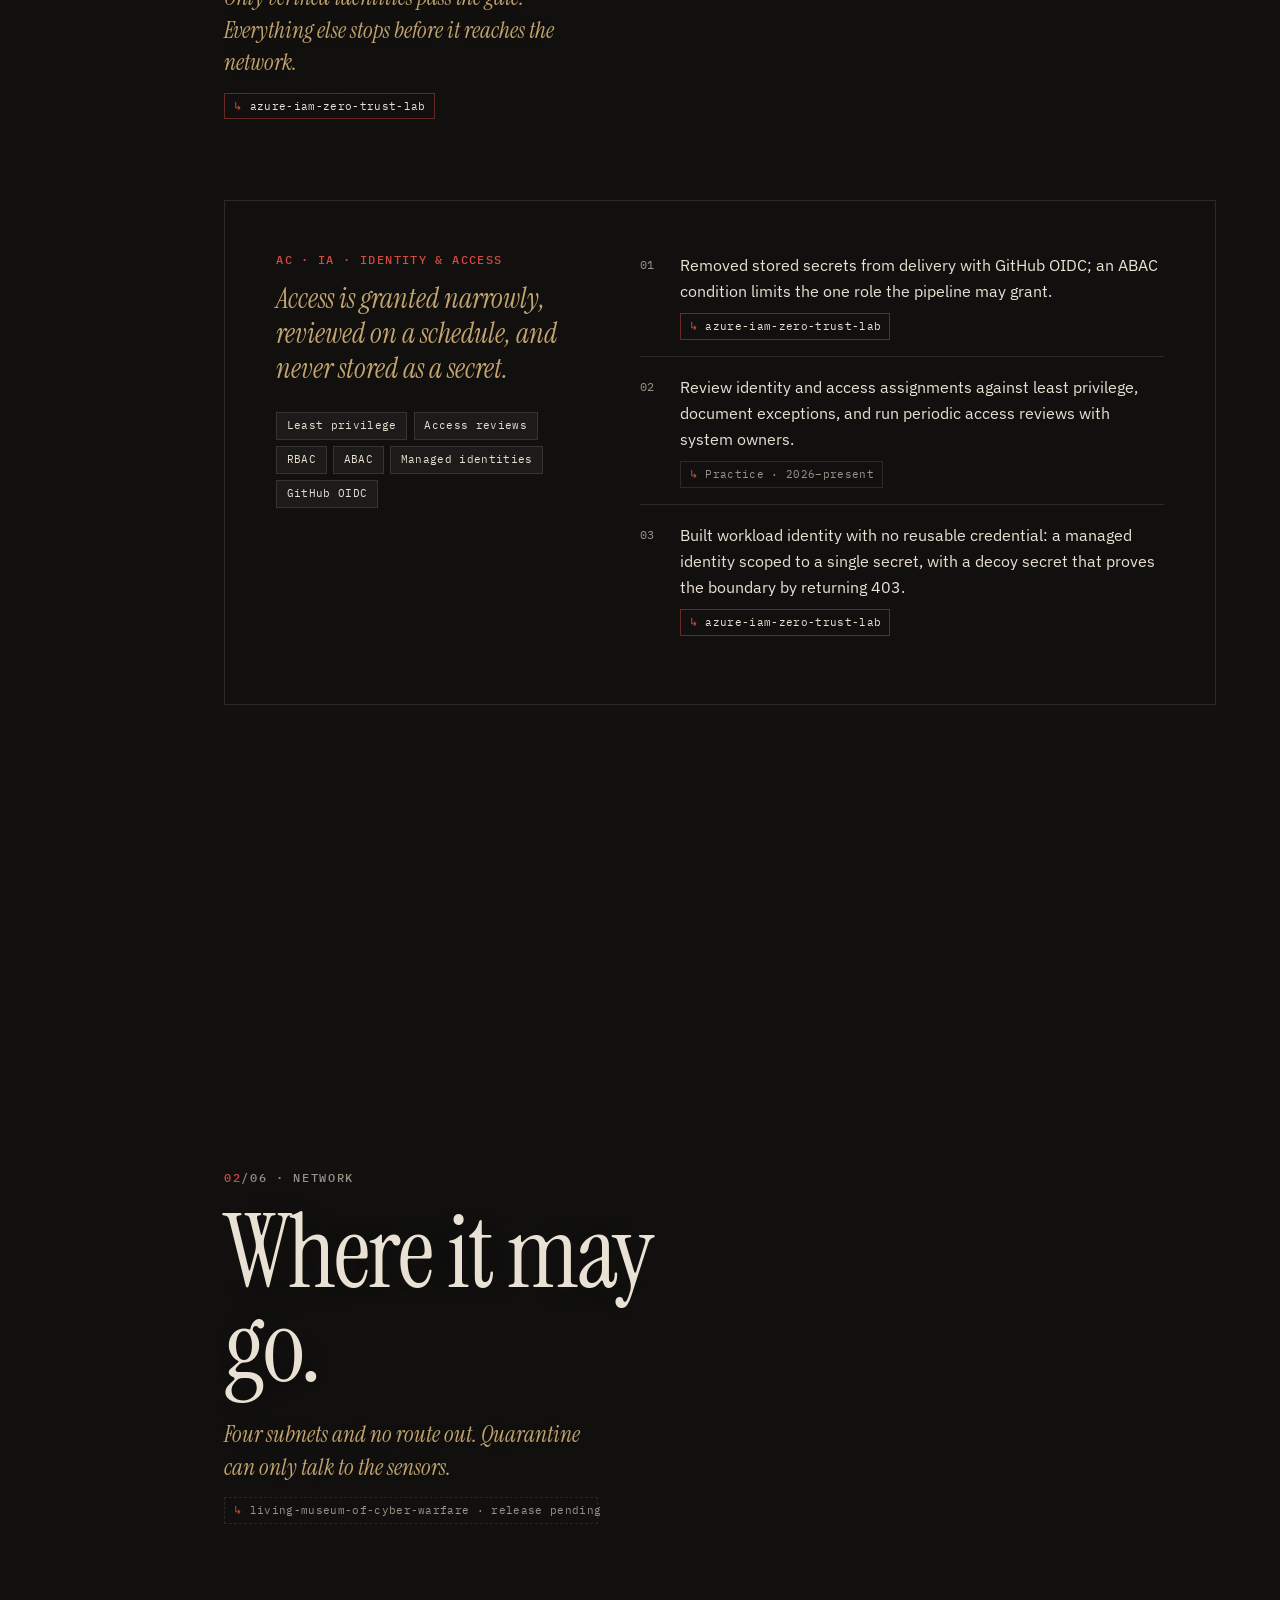
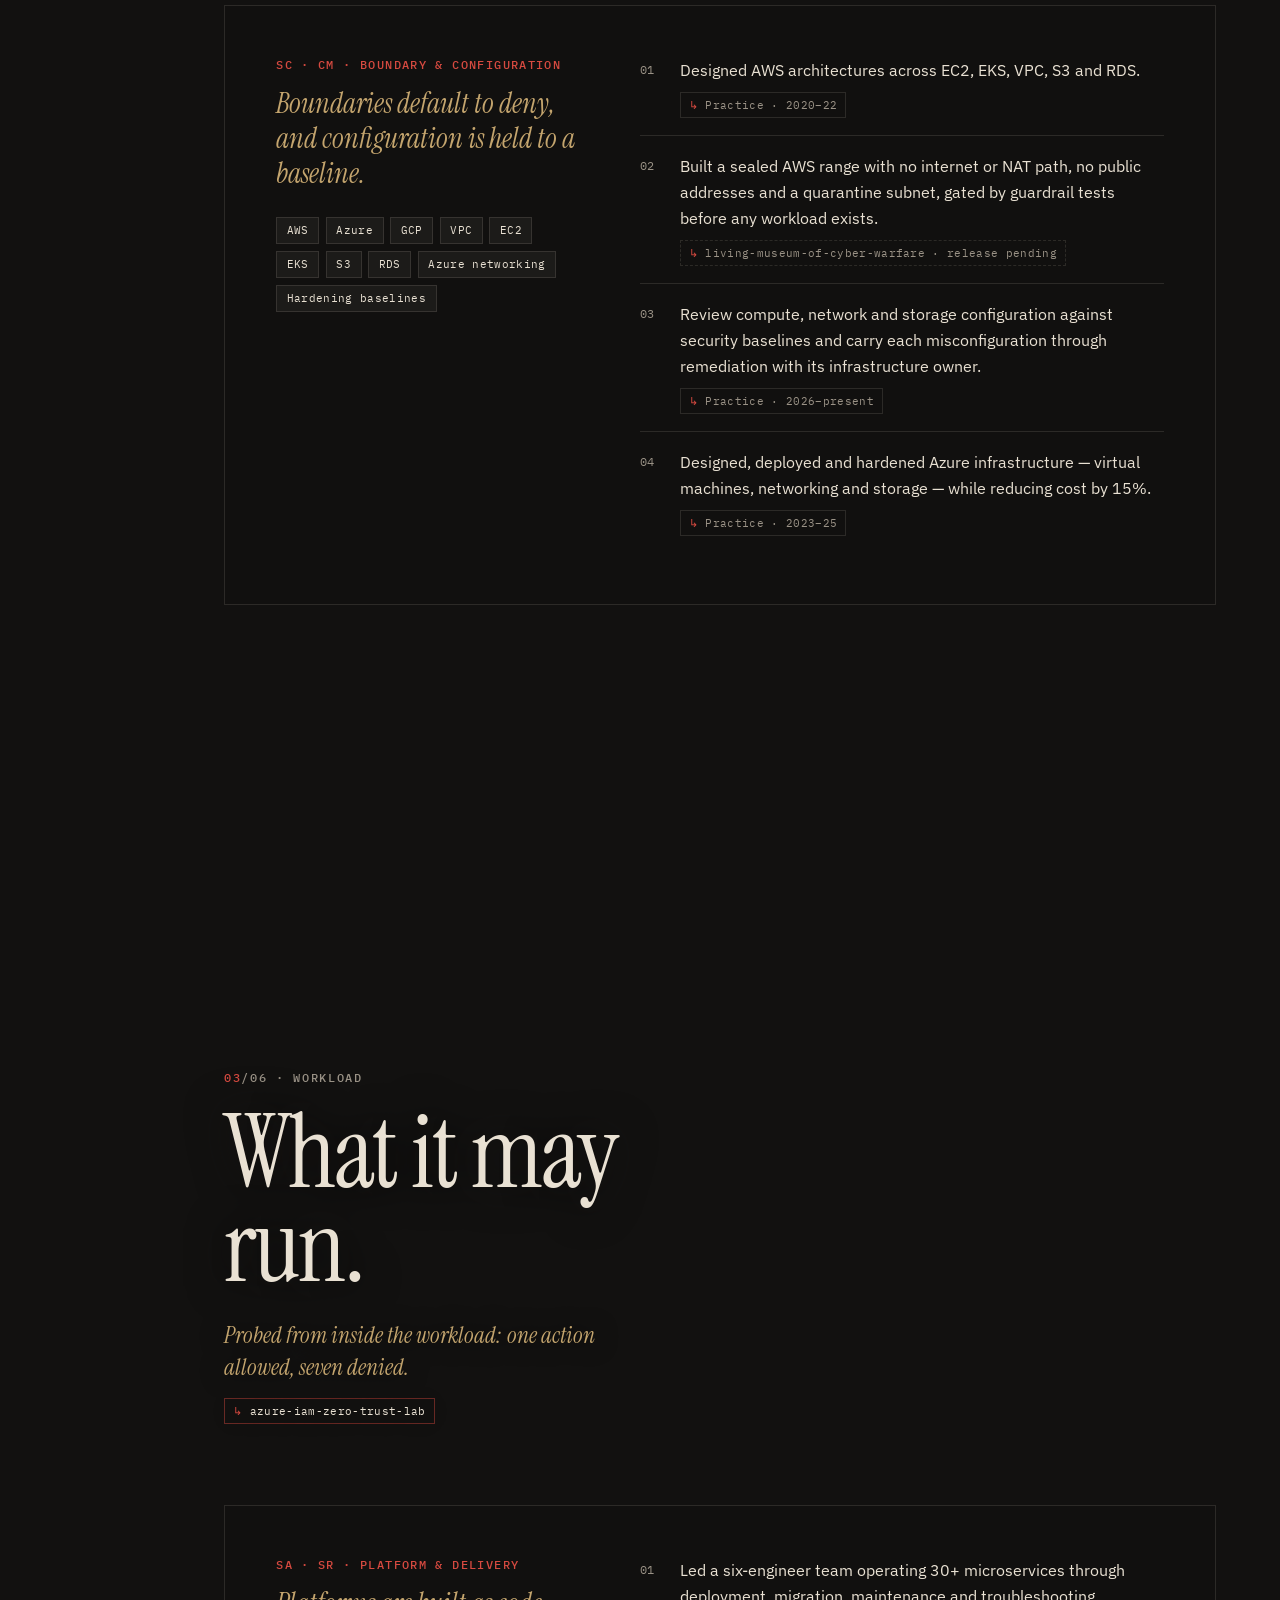
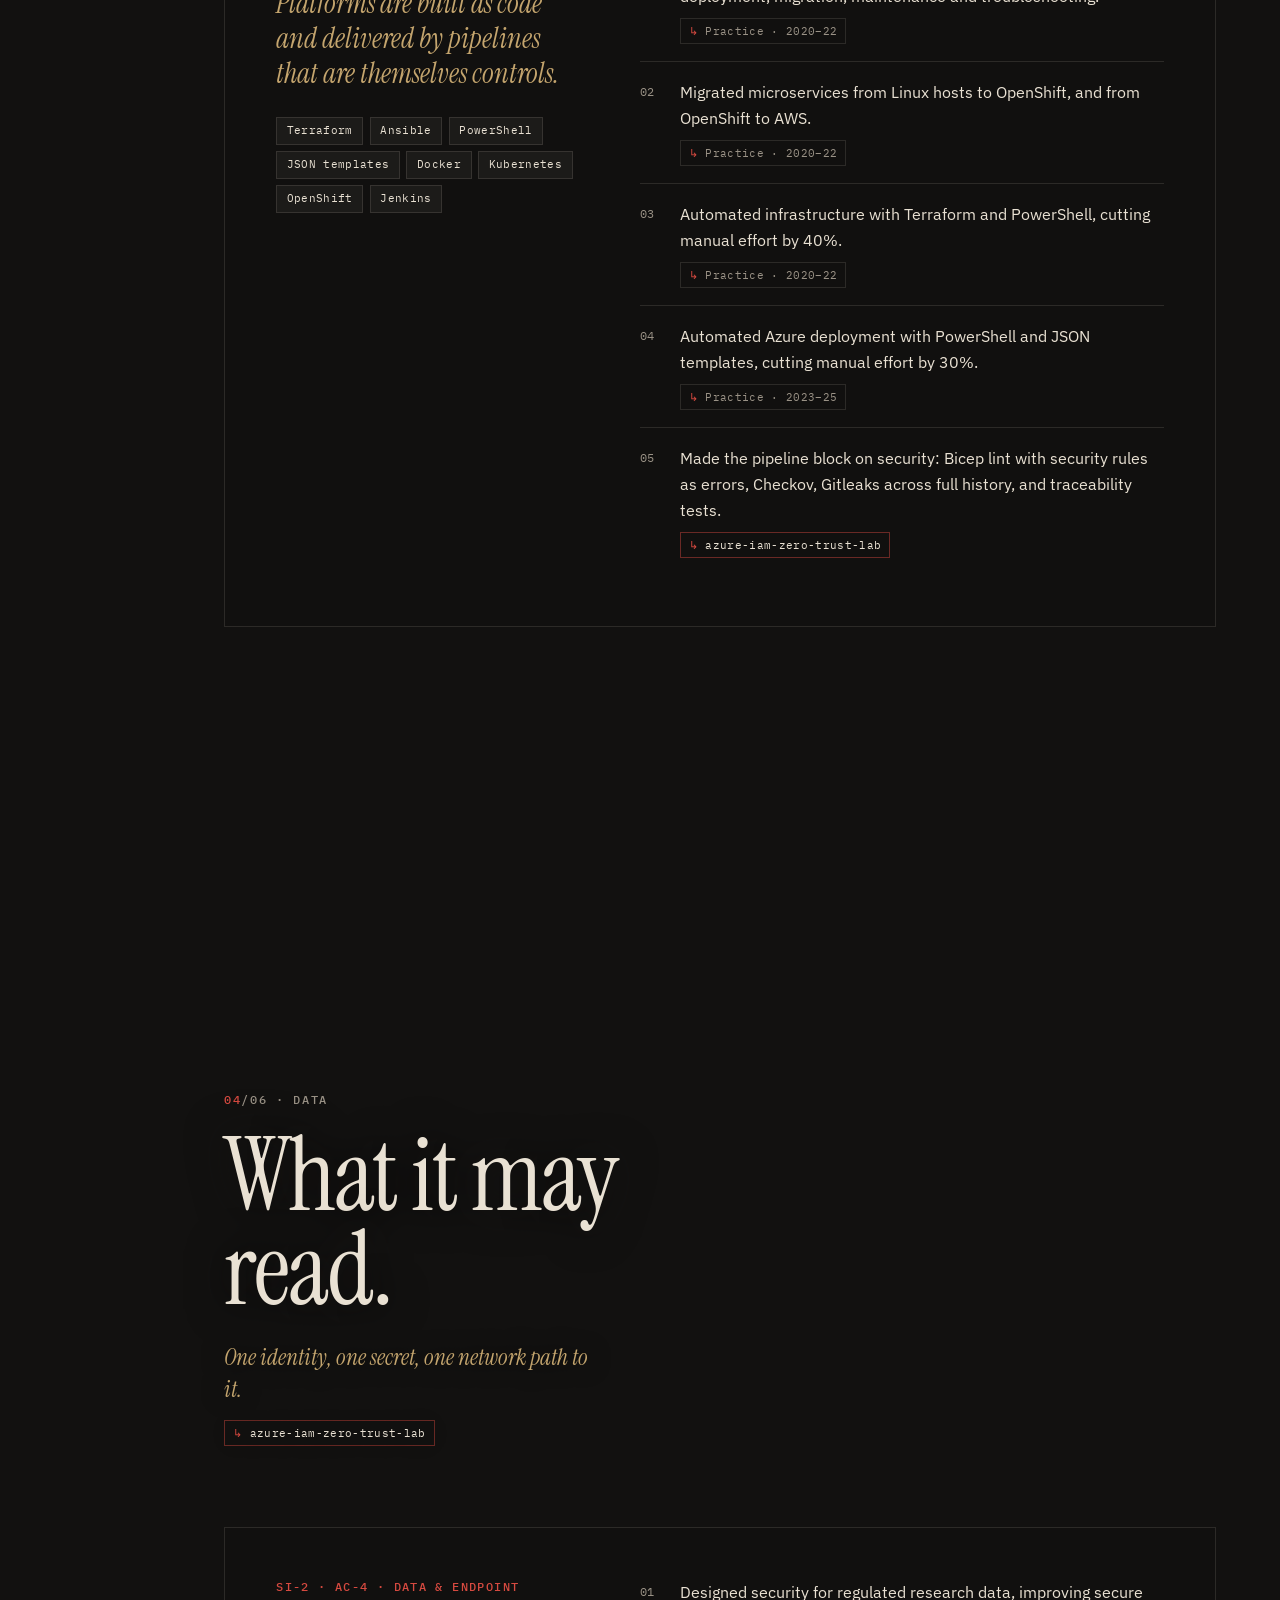
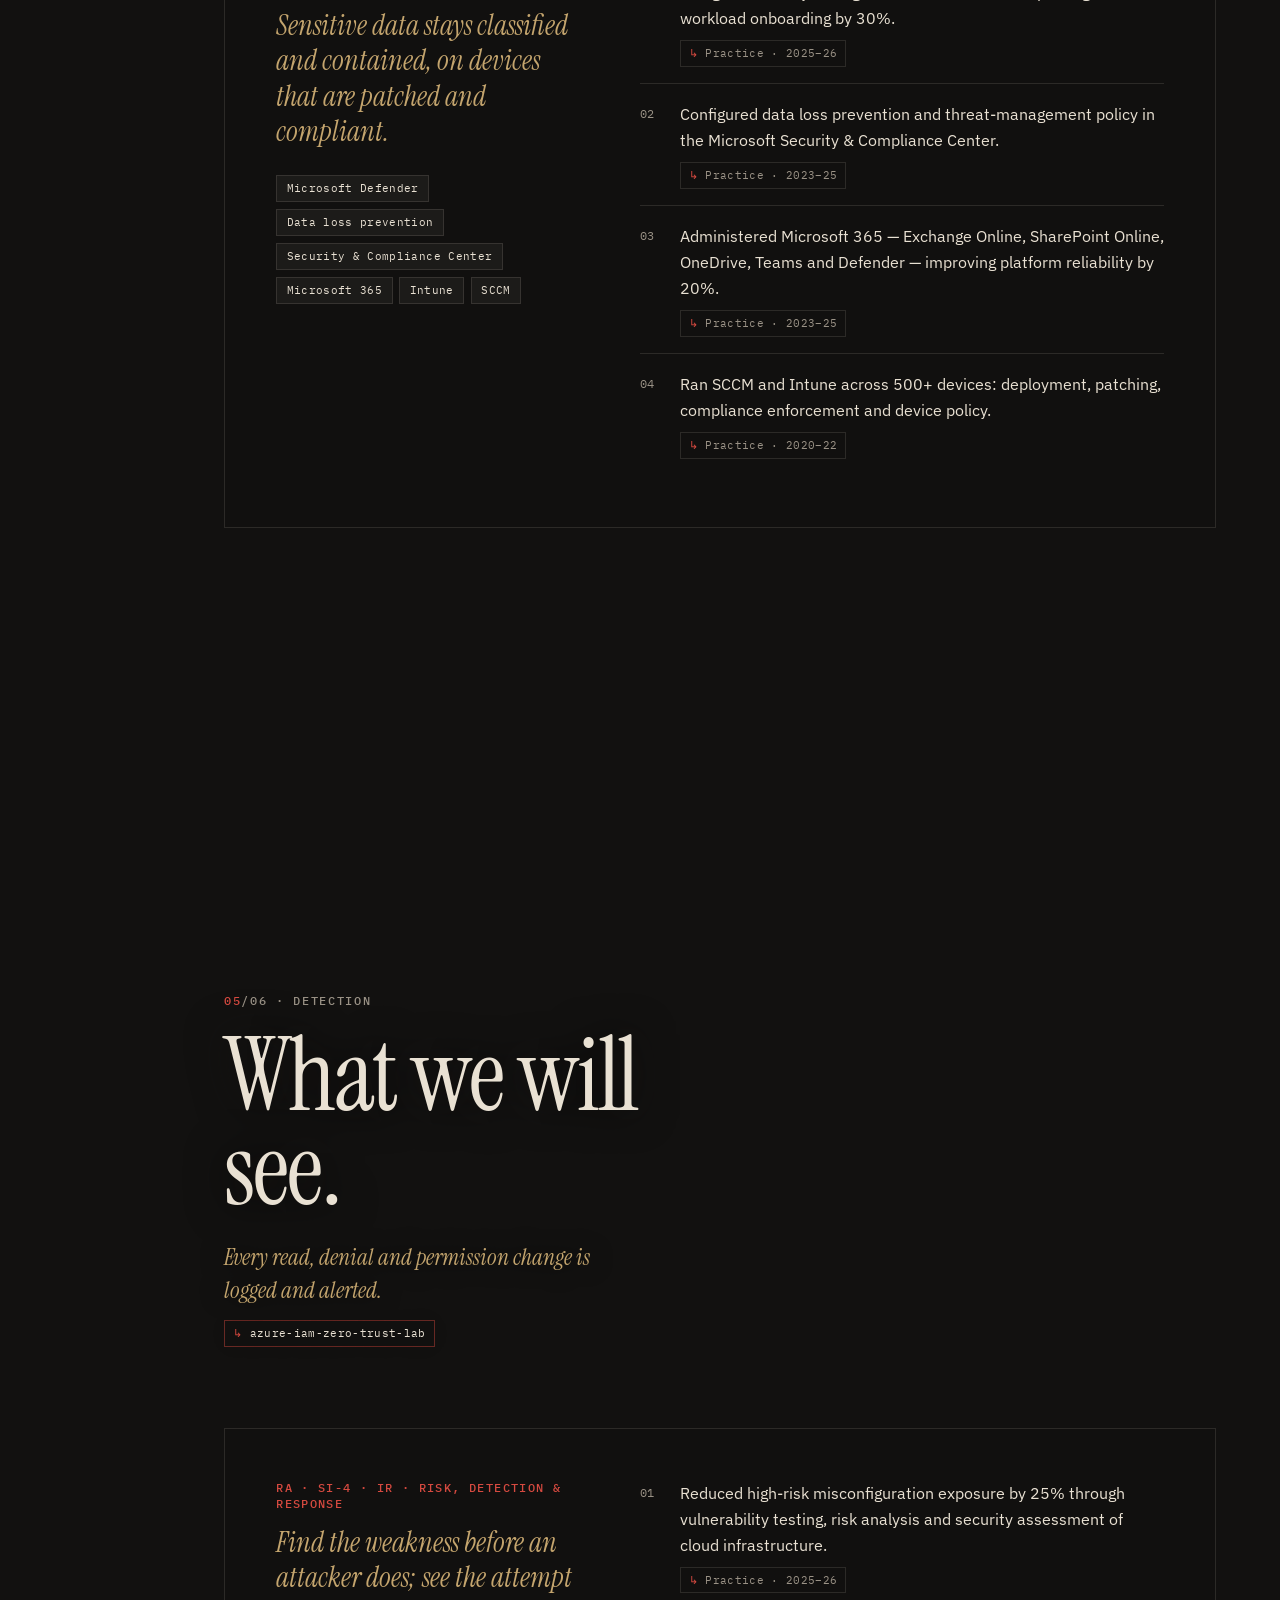
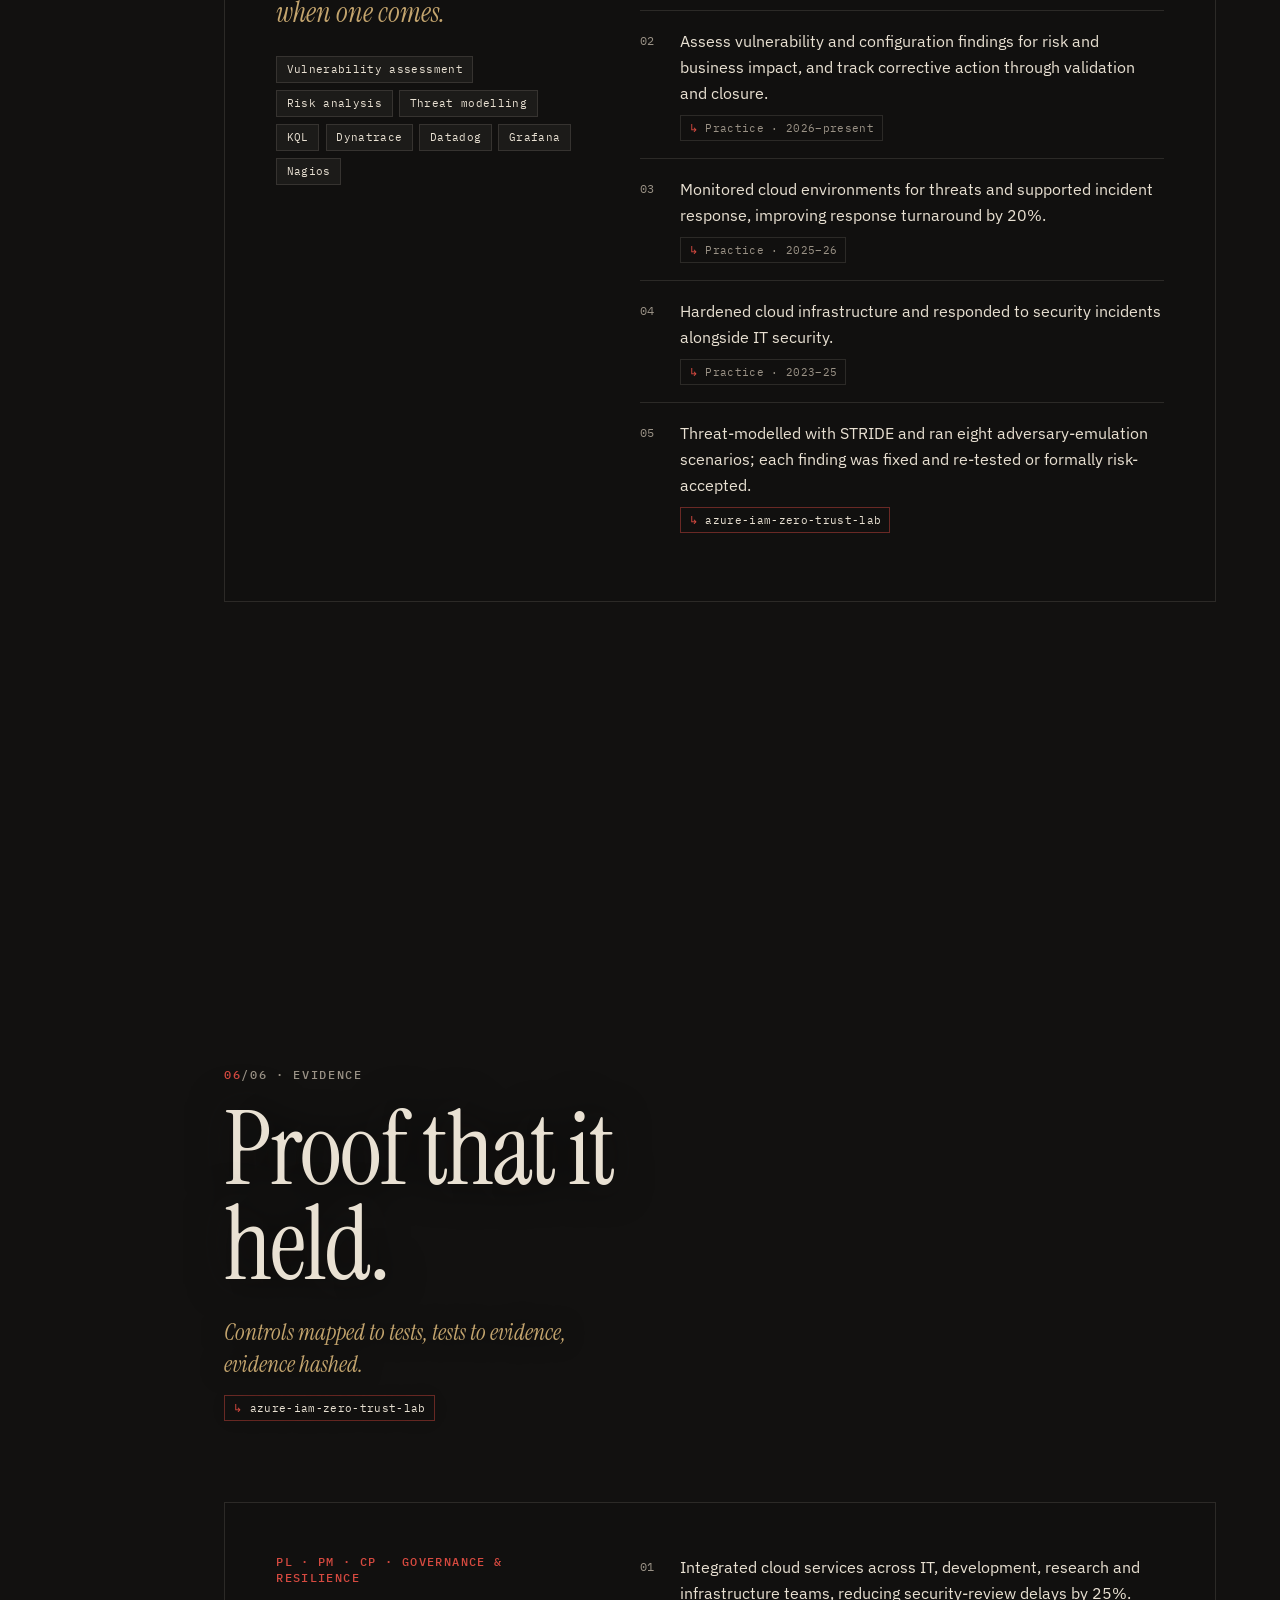
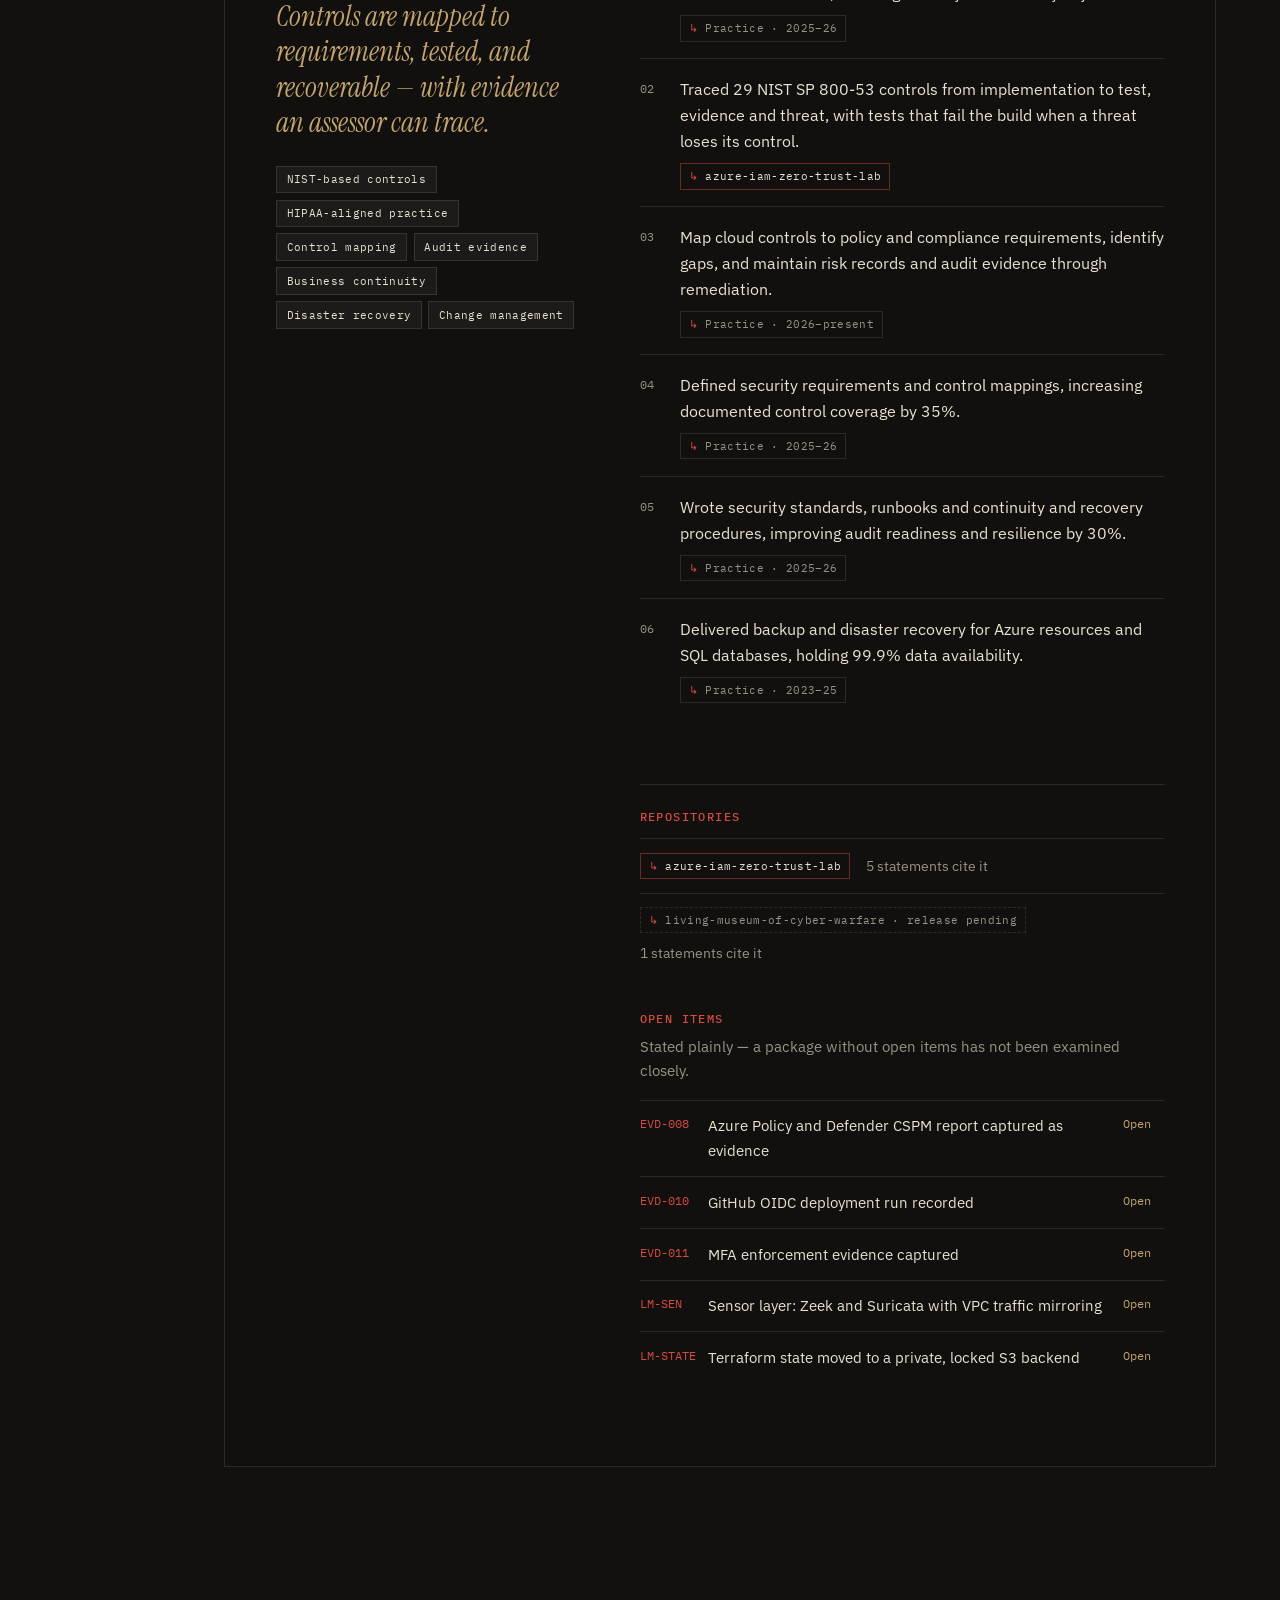
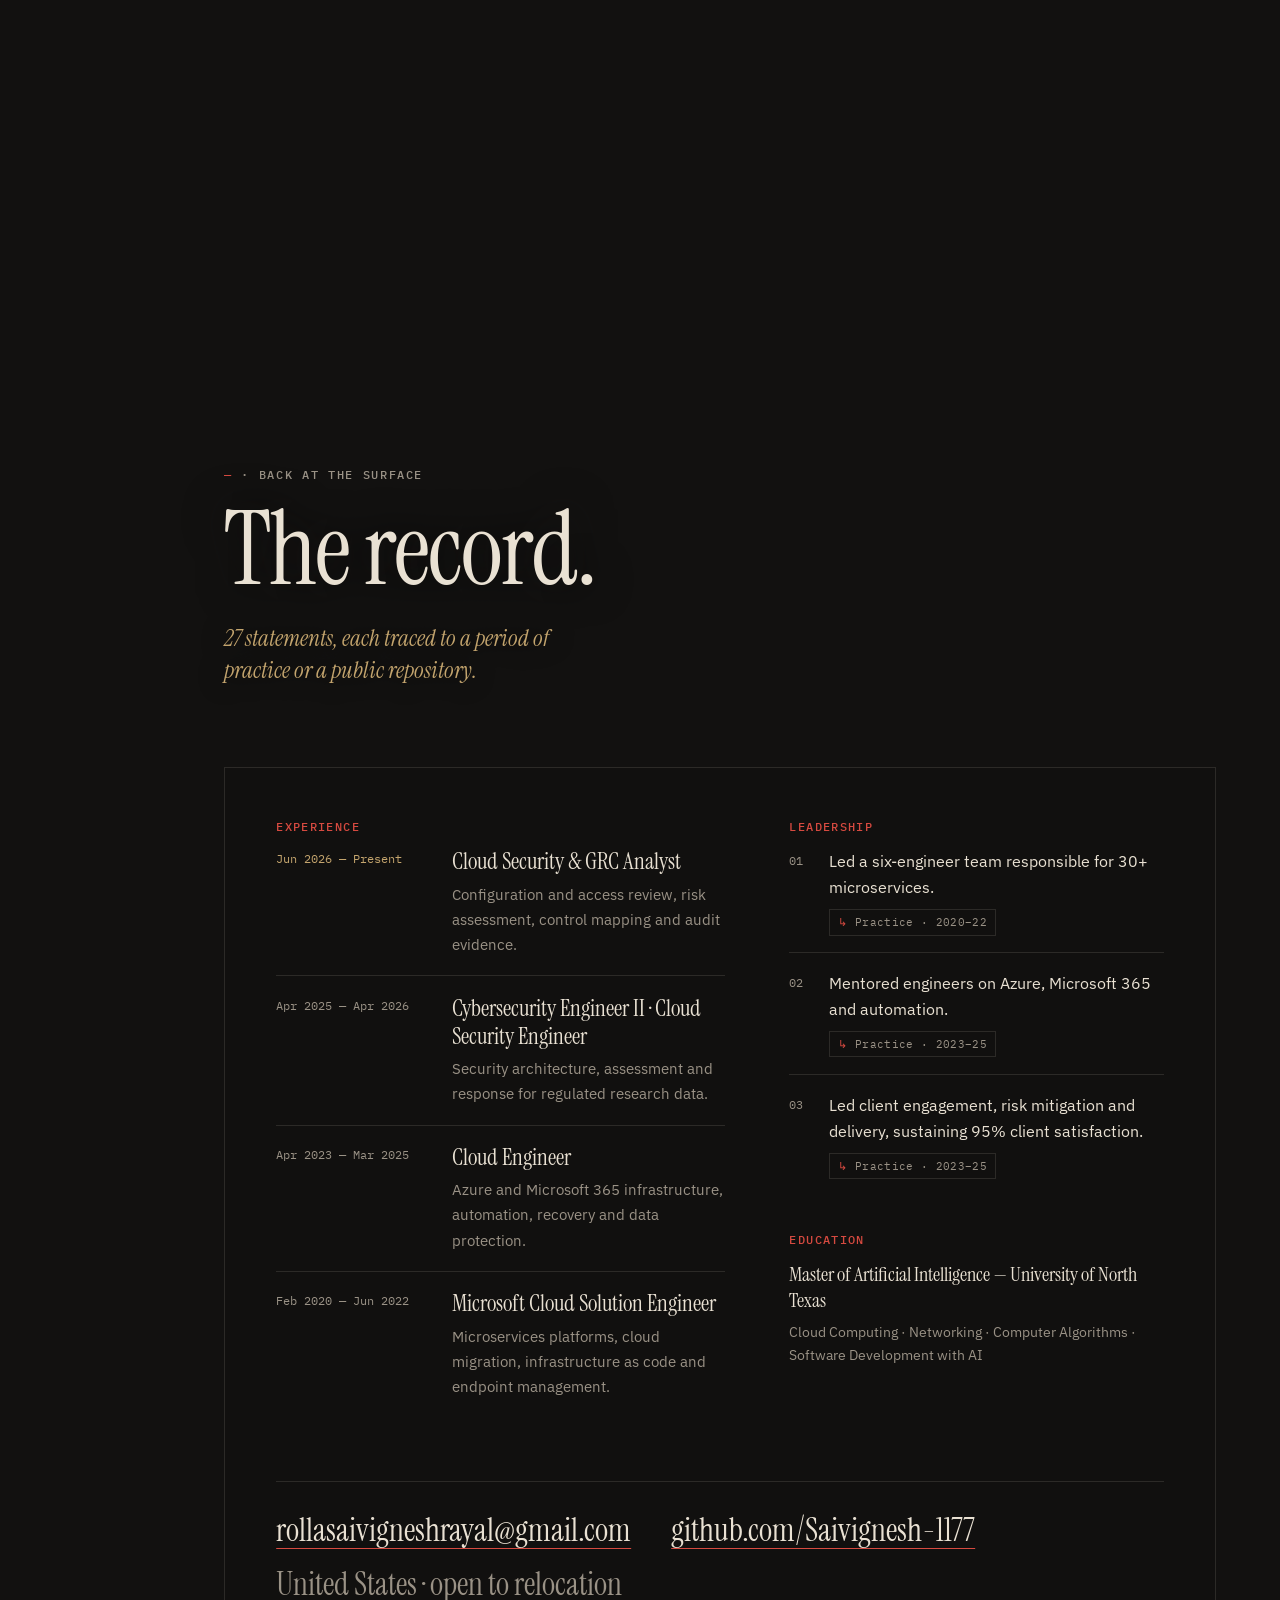
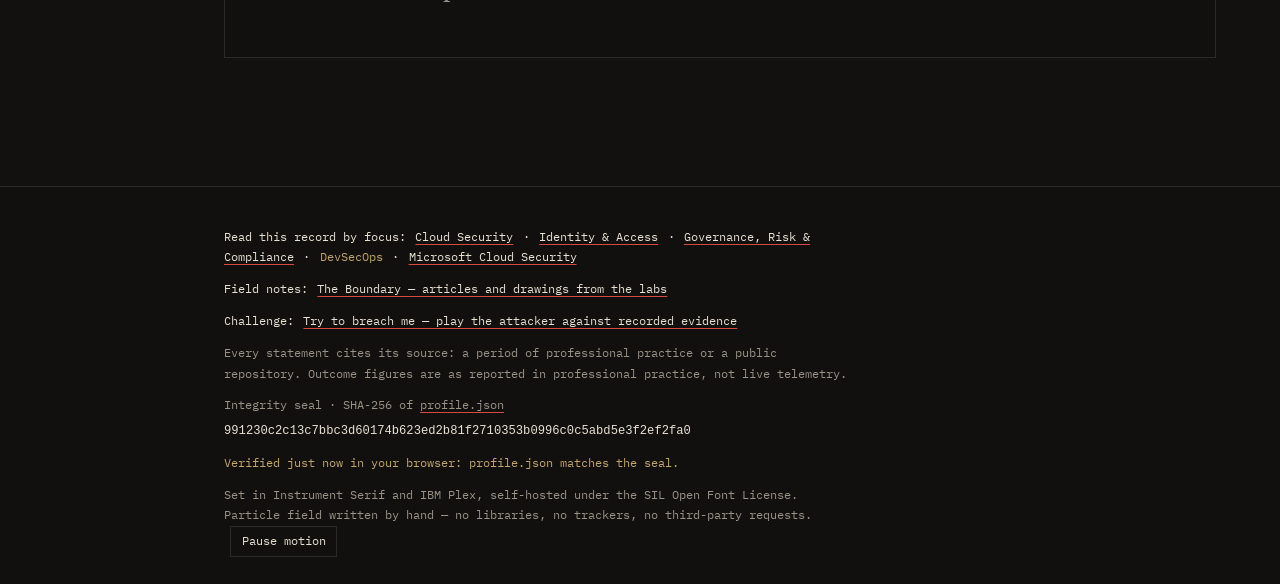
<file: devsecops/index.html>
<!doctype html>
<html lang="en">
<head>
<meta charset="utf-8">
<meta name="viewport" content="width=device-width, initial-scale=1">
<meta http-equiv="Content-Security-Policy" content="default-src 'none'; style-src 'self'; script-src 'self'; font-src 'self'; img-src 'self'; connect-src 'self'; base-uri 'none'; form-action 'none'">
<meta name="referrer" content="no-referrer">
<title>Sai Vignesh Rayal — DevSecOps Engineer</title>
<meta name="description" content="Five-plus years building and securing cloud platforms — microservices on Kubernetes and OpenShift, infrastructure in Terraform, delivery through pipelines that fail when a control fails.">
<link rel="canonical" href="https://saivignesh-1177.github.io/Saivignesh-1177/devsecops/">
<link rel="icon" href="../assets/favicon.svg" type="image/svg+xml">
<link rel="preload" href="../assets/fonts/instrument-serif-400-normal.woff2" as="font" type="font/woff2" crossorigin>
<link rel="stylesheet" href="../styles.css">
<script src="../app.js" defer></script>
</head>
<body>
<a class="skip" href="#identity">Skip to content</a>
<canvas id="field" aria-hidden="true"></canvas>

<header class="masthead">
  <a class="mark" href="#top" aria-label="Back to the surface"><svg xmlns="http://www.w3.org/2000/svg" viewBox="0 0 40 40" fill="none" stroke="currentColor" stroke-linecap="square" role="img" aria-label="SVR seal"><circle cx="20" cy="20" r="13" stroke-width=".6"/><path d="M20.00 4.80L20.00 1.80M33.16 12.40L35.76 10.90M33.16 27.60L35.76 29.10M20.00 35.20L20.00 38.20M6.84 27.60L4.24 29.10M6.84 12.40L4.24 10.90" stroke-width="1.2"/><path d="M14.5 16H11.5A2 2 0 0 0 11.5 20H12.5A2 2 0 0 1 12.5 24H9.5M16.5 16L20 24L23.5 16M25.5 24V16H28.5A2 2 0 0 1 28.5 20H25.5M28 20L30.5 24" stroke-width="1.15"/></svg></a>
  <p class="altimeter" aria-hidden="true"><span id="alt-depth">00</span> <span id="alt-name">Surface · the internet</span></p>
</header>

<nav class="gauge" aria-label="Layers"><ol><li data-for="identity"><span>01</span>Identity</li><li data-for="network"><span>02</span>Network</li><li data-for="workload"><span>03</span>Workload</li><li data-for="data"><span>04</span>Data</li><li data-for="detection"><span>05</span>Detection</li><li data-for="evidence"><span>06</span>Evidence</li></ol></nav>

<main>
<section class="layer hero" id="top" data-scene="internet" data-depth="00" data-title="Surface · the internet">
  <div class="stage">
    <p class="depth"><span>00</span> · DevSecOps</p>
    <h1>Sai Vignesh Rayal</h1>
    <p class="role">DevSecOps Engineer</p>
    <p class="summary">Five-plus years building and securing cloud platforms — microservices on Kubernetes and OpenShift, infrastructure in Terraform, delivery through pipelines that fail when a control fails.</p>
    <ul class="stats"><li><span class="fig">5+</span><span class="lab">years in cloud engineering and security</span></li><li><span class="fig">3</span><span class="lab">clouds — AWS, Azure, GCP — plus Microsoft 365</span></li><li><span class="fig">30+</span><span class="lab">microservices operated across environments</span></li><li><span class="fig">500+</span><span class="lab">devices managed with Intune and SCCM</span></li></ul>
    <p class="cta"><a href="../breach/">Try to breach my lab <span aria-hidden="true">→</span></a><span>Play the attacker against a real zero-trust lab. Every result is replayed from recorded evidence.</span></p>
    <p class="cue"><span class="cue-text">A cloud estate is a stack of decisions about trust. Descend through one — each layer holds the work I have done there.</span> <span class="cue-arrow" aria-hidden="true">↓</span></p>
  </div>
</section>

<section class="layer" id="identity" data-scene="identity" data-depth="01" data-title="Identity" aria-labelledby="identity-h">
  <div class="stage">
    <p class="depth"><span>01</span>/06 · Identity</p>
    <h2 id="identity-h">Who may enter.</h2>
    <p class="scene-cap">Only verified identities pass the gate. Everything else stops before it reaches the network. <a class="src src-repo" href="https://github.com/Saivignesh-1177/azure-iam-zero-trust-lab">azure-iam-zero-trust-lab</a></p>
  </div>
  <div class="work">
    <header class="work-head">
      <p class="fam">AC · IA · Identity &amp; Access</p>
      <p class="stmt">Access is granted narrowly, reviewed on a schedule, and never stored as a secret.</p>
      <ul class="tools" aria-label="Tools and practices"><li>Least privilege</li><li>Access reviews</li><li>RBAC</li><li>ABAC</li><li>Managed identities</li><li>GitHub OIDC</li></ul>
    </header>
    <ol class="items"><li><p>Removed stored secrets from delivery with GitHub OIDC; an ABAC condition limits the one role the pipeline may grant.</p><a class="src src-repo" href="https://github.com/Saivignesh-1177/azure-iam-zero-trust-lab">azure-iam-zero-trust-lab</a></li><li><p>Review identity and access assignments against least privilege, document exceptions, and run periodic access reviews with system owners.</p><span class="src">Practice · 2026–present</span></li><li><p>Built workload identity with no reusable credential: a managed identity scoped to a single secret, with a decoy secret that proves the boundary by returning 403.</p><a class="src src-repo" href="https://github.com/Saivignesh-1177/azure-iam-zero-trust-lab">azure-iam-zero-trust-lab</a></li></ol>
  </div>
</section>
<section class="layer" id="network" data-scene="network" data-depth="02" data-title="Network" aria-labelledby="network-h">
  <div class="stage">
    <p class="depth"><span>02</span>/06 · Network</p>
    <h2 id="network-h">Where it may go.</h2>
    <p class="scene-cap">Four subnets and no route out. Quarantine can only talk to the sensors. <span class="src src-pending" title="Repository not yet public">living-museum-of-cyber-warfare · release pending</span></p>
  </div>
  <div class="work">
    <header class="work-head">
      <p class="fam">SC · CM · Boundary &amp; Configuration</p>
      <p class="stmt">Boundaries default to deny, and configuration is held to a baseline.</p>
      <ul class="tools" aria-label="Tools and practices"><li>AWS</li><li>Azure</li><li>GCP</li><li>VPC</li><li>EC2</li><li>EKS</li><li>S3</li><li>RDS</li><li>Azure networking</li><li>Hardening baselines</li></ul>
    </header>
    <ol class="items"><li><p>Designed AWS architectures across EC2, EKS, VPC, S3 and RDS.</p><span class="src">Practice · 2020–22</span></li><li><p>Built a sealed AWS range with no internet or NAT path, no public addresses and a quarantine subnet, gated by guardrail tests before any workload exists.</p><span class="src src-pending" title="Repository not yet public">living-museum-of-cyber-warfare · release pending</span></li><li><p>Review compute, network and storage configuration against security baselines and carry each misconfiguration through remediation with its infrastructure owner.</p><span class="src">Practice · 2026–present</span></li><li><p>Designed, deployed and hardened Azure infrastructure — virtual machines, networking and storage — while reducing cost by 15%.</p><span class="src">Practice · 2023–25</span></li></ol>
  </div>
</section>
<section class="layer" id="workload" data-scene="workload" data-depth="03" data-title="Workload" aria-labelledby="workload-h">
  <div class="stage">
    <p class="depth"><span>03</span>/06 · Workload</p>
    <h2 id="workload-h">What it may run.</h2>
    <p class="scene-cap">Probed from inside the workload: one action allowed, seven denied. <a class="src src-repo" href="https://github.com/Saivignesh-1177/azure-iam-zero-trust-lab">azure-iam-zero-trust-lab</a></p>
  </div>
  <div class="work">
    <header class="work-head">
      <p class="fam">SA · SR · Platform &amp; Delivery</p>
      <p class="stmt">Platforms are built as code and delivered by pipelines that are themselves controls.</p>
      <ul class="tools" aria-label="Tools and practices"><li>Terraform</li><li>Ansible</li><li>PowerShell</li><li>JSON templates</li><li>Docker</li><li>Kubernetes</li><li>OpenShift</li><li>Jenkins</li></ul>
    </header>
    <ol class="items"><li><p>Led a six-engineer team operating 30+ microservices through deployment, migration, maintenance and troubleshooting.</p><span class="src">Practice · 2020–22</span></li><li><p>Migrated microservices from Linux hosts to OpenShift, and from OpenShift to AWS.</p><span class="src">Practice · 2020–22</span></li><li><p>Automated infrastructure with Terraform and PowerShell, cutting manual effort by 40%.</p><span class="src">Practice · 2020–22</span></li><li><p>Automated Azure deployment with PowerShell and JSON templates, cutting manual effort by 30%.</p><span class="src">Practice · 2023–25</span></li><li><p>Made the pipeline block on security: Bicep lint with security rules as errors, Checkov, Gitleaks across full history, and traceability tests.</p><a class="src src-repo" href="https://github.com/Saivignesh-1177/azure-iam-zero-trust-lab">azure-iam-zero-trust-lab</a></li></ol>
  </div>
</section>
<section class="layer" id="data" data-scene="data" data-depth="04" data-title="Data" aria-labelledby="data-h">
  <div class="stage">
    <p class="depth"><span>04</span>/06 · Data</p>
    <h2 id="data-h">What it may read.</h2>
    <p class="scene-cap">One identity, one secret, one network path to it. <a class="src src-repo" href="https://github.com/Saivignesh-1177/azure-iam-zero-trust-lab">azure-iam-zero-trust-lab</a></p>
  </div>
  <div class="work">
    <header class="work-head">
      <p class="fam">SI-2 · AC-4 · Data &amp; Endpoint</p>
      <p class="stmt">Sensitive data stays classified and contained, on devices that are patched and compliant.</p>
      <ul class="tools" aria-label="Tools and practices"><li>Microsoft Defender</li><li>Data loss prevention</li><li>Security &amp; Compliance Center</li><li>Microsoft 365</li><li>Intune</li><li>SCCM</li></ul>
    </header>
    <ol class="items"><li><p>Designed security for regulated research data, improving secure workload onboarding by 30%.</p><span class="src">Practice · 2025–26</span></li><li><p>Configured data loss prevention and threat-management policy in the Microsoft Security &amp; Compliance Center.</p><span class="src">Practice · 2023–25</span></li><li><p>Administered Microsoft 365 — Exchange Online, SharePoint Online, OneDrive, Teams and Defender — improving platform reliability by 20%.</p><span class="src">Practice · 2023–25</span></li><li><p>Ran SCCM and Intune across 500+ devices: deployment, patching, compliance enforcement and device policy.</p><span class="src">Practice · 2020–22</span></li></ol>
  </div>
</section>
<section class="layer" id="detection" data-scene="detection" data-depth="05" data-title="Detection" aria-labelledby="detection-h">
  <div class="stage">
    <p class="depth"><span>05</span>/06 · Detection</p>
    <h2 id="detection-h">What we will see.</h2>
    <p class="scene-cap">Every read, denial and permission change is logged and alerted. <a class="src src-repo" href="https://github.com/Saivignesh-1177/azure-iam-zero-trust-lab">azure-iam-zero-trust-lab</a></p>
  </div>
  <div class="work">
    <header class="work-head">
      <p class="fam">RA · SI-4 · IR · Risk, Detection &amp; Response</p>
      <p class="stmt">Find the weakness before an attacker does; see the attempt when one comes.</p>
      <ul class="tools" aria-label="Tools and practices"><li>Vulnerability assessment</li><li>Risk analysis</li><li>Threat modelling</li><li>KQL</li><li>Dynatrace</li><li>Datadog</li><li>Grafana</li><li>Nagios</li></ul>
    </header>
    <ol class="items"><li><p>Reduced high-risk misconfiguration exposure by 25% through vulnerability testing, risk analysis and security assessment of cloud infrastructure.</p><span class="src">Practice · 2025–26</span></li><li><p>Assess vulnerability and configuration findings for risk and business impact, and track corrective action through validation and closure.</p><span class="src">Practice · 2026–present</span></li><li><p>Monitored cloud environments for threats and supported incident response, improving response turnaround by 20%.</p><span class="src">Practice · 2025–26</span></li><li><p>Hardened cloud infrastructure and responded to security incidents alongside IT security.</p><span class="src">Practice · 2023–25</span></li><li><p>Threat-modelled with STRIDE and ran eight adversary-emulation scenarios; each finding was fixed and re-tested or formally risk-accepted.</p><a class="src src-repo" href="https://github.com/Saivignesh-1177/azure-iam-zero-trust-lab">azure-iam-zero-trust-lab</a></li></ol>
  </div>
</section>
<section class="layer" id="evidence" data-scene="evidence" data-depth="06" data-title="Evidence" aria-labelledby="evidence-h">
  <div class="stage">
    <p class="depth"><span>06</span>/06 · Evidence</p>
    <h2 id="evidence-h">Proof that it held.</h2>
    <p class="scene-cap">Controls mapped to tests, tests to evidence, evidence hashed. <a class="src src-repo" href="https://github.com/Saivignesh-1177/azure-iam-zero-trust-lab">azure-iam-zero-trust-lab</a></p>
  </div>
  <div class="work">
    <header class="work-head">
      <p class="fam">PL · PM · CP · Governance &amp; Resilience</p>
      <p class="stmt">Controls are mapped to requirements, tested, and recoverable — with evidence an assessor can trace.</p>
      <ul class="tools" aria-label="Tools and practices"><li>NIST-based controls</li><li>HIPAA-aligned practice</li><li>Control mapping</li><li>Audit evidence</li><li>Business continuity</li><li>Disaster recovery</li><li>Change management</li></ul>
    </header>
    <ol class="items"><li><p>Integrated cloud services across IT, development, research and infrastructure teams, reducing security-review delays by 25%.</p><span class="src">Practice · 2025–26</span></li><li><p>Traced 29 NIST SP 800-53 controls from implementation to test, evidence and threat, with tests that fail the build when a threat loses its control.</p><a class="src src-repo" href="https://github.com/Saivignesh-1177/azure-iam-zero-trust-lab">azure-iam-zero-trust-lab</a></li><li><p>Map cloud controls to policy and compliance requirements, identify gaps, and maintain risk records and audit evidence through remediation.</p><span class="src">Practice · 2026–present</span></li><li><p>Defined security requirements and control mappings, increasing documented control coverage by 35%.</p><span class="src">Practice · 2025–26</span></li><li><p>Wrote security standards, runbooks and continuity and recovery procedures, improving audit readiness and resilience by 30%.</p><span class="src">Practice · 2025–26</span></li><li><p>Delivered backup and disaster recovery for Azure resources and SQL databases, holding 99.9% data availability.</p><span class="src">Practice · 2023–25</span></li></ol><div class="aside"><p class="fam">Repositories</p><ul class="repos"><li><a class="src src-repo" href="https://github.com/Saivignesh-1177/azure-iam-zero-trust-lab">azure-iam-zero-trust-lab</a><span>5 statements cite it</span></li><li><span class="src src-pending" title="Repository not yet public">living-museum-of-cyber-warfare · release pending</span><span>1 statements cite it</span></li></ul><p class="fam">Open items</p><p class="lede">Stated plainly — a package without open items has not been examined closely.</p><table><tbody><tr><td>EVD-008</td><td>Azure Policy and Defender CSPM report captured as evidence</td><td>Open</td></tr><tr><td>EVD-010</td><td>GitHub OIDC deployment run recorded</td><td>Open</td></tr><tr><td>EVD-011</td><td>MFA enforcement evidence captured</td><td>Open</td></tr><tr><td>LM-SEN</td><td>Sensor layer: Zeek and Suricata with VPC traffic mirroring</td><td>Open</td></tr><tr><td>LM-STATE</td><td>Terraform state moved to a private, locked S3 backend</td><td>Open</td></tr></tbody></table></div>
  </div>
</section>
<section class="layer record" id="record" data-scene="surface" data-depth="—" data-title="The record" aria-labelledby="record-h">
  <div class="stage">
    <p class="depth"><span>—</span> · Back at the surface</p>
    <h2 id="record-h">The record.</h2>
    <p class="scene-cap">27 statements, each traced to a period of practice or a public repository.</p>
  </div>
  <div class="work record-work">
    <div><p class="fam">Experience</p><ol class="timeline"><li><p class="when">Jun 2026 — Present</p><div><h3>Cloud Security &amp; GRC Analyst</h3><p>Configuration and access review, risk assessment, control mapping and audit evidence.</p></div></li><li><p class="when">Apr 2025 — Apr 2026</p><div><h3>Cybersecurity Engineer II · Cloud Security Engineer</h3><p>Security architecture, assessment and response for regulated research data.</p></div></li><li><p class="when">Apr 2023 — Mar 2025</p><div><h3>Cloud Engineer</h3><p>Azure and Microsoft 365 infrastructure, automation, recovery and data protection.</p></div></li><li><p class="when">Feb 2020 — Jun 2022</p><div><h3>Microsoft Cloud Solution Engineer</h3><p>Microservices platforms, cloud migration, infrastructure as code and endpoint management.</p></div></li></ol></div>
    <div>
      <p class="fam">Leadership</p><ol class="items"><li><p>Led a six-engineer team responsible for 30+ microservices.</p><span class="src">Practice · 2020–22</span></li><li><p>Mentored engineers on Azure, Microsoft 365 and automation.</p><span class="src">Practice · 2023–25</span></li><li><p>Led client engagement, risk mitigation and delivery, sustaining 95% client satisfaction.</p><span class="src">Practice · 2023–25</span></li></ol>
      <p class="fam">Education</p><p class="edu">Master of Artificial Intelligence — University of North Texas</p><p class="edu-detail">Cloud Computing · Networking · Computer Algorithms · Software Development with AI</p>
    </div>
    <div class="contact">
      <a href="mailto:rollasaivigneshrayal@gmail.com">rollasaivigneshrayal@gmail.com</a>
      <a href="https://github.com/Saivignesh-1177">github.com/Saivignesh-1177</a>
      <span>United States · open to relocation</span>
    </div>
  </div>
</section>
</main>

<footer class="integrity">
  <p class="focus-nav">Read this record by focus: <a href="../">Cloud Security</a> · <a href="../iam/">Identity &amp; Access</a> · <a href="../grc/">Governance, Risk &amp; Compliance</a> · <a href="../devsecops/" aria-current="page">DevSecOps</a> · <a href="../microsoft/">Microsoft Cloud Security</a></p>
  <p class="focus-nav">Field notes: <a href="../journal/">The Boundary — articles and drawings from the labs</a></p>
  <p class="focus-nav">Challenge: <a href="../breach/">Try to breach me — play the attacker against recorded evidence</a></p>
  <p>Every statement cites its source: a period of professional practice or a public repository. Outcome figures are as reported in professional practice, not live telemetry.</p>
  <p>Integrity seal · SHA-256 of <a href="../profile.json">profile.json</a> <code id="seal" data-src="../profile.json" data-digest="991230c2c13c7bbc3d60174b623ed2b81f2710353b0996c0c5abd5e3f2ef2fa0">991230c2c13c7bbc3d60174b623ed2b81f2710353b0996c0c5abd5e3f2ef2fa0</code></p>
  <p id="verify" aria-live="polite">Verification runs in your browser when scripts are enabled.</p>
  <p>Set in Instrument Serif and IBM Plex, self-hosted under the SIL Open Font License. Particle field written by hand — no libraries, no trackers, no third-party requests. <button type="button" id="motion">Pause motion</button></p>
</footer>
</body>
</html>
</file>
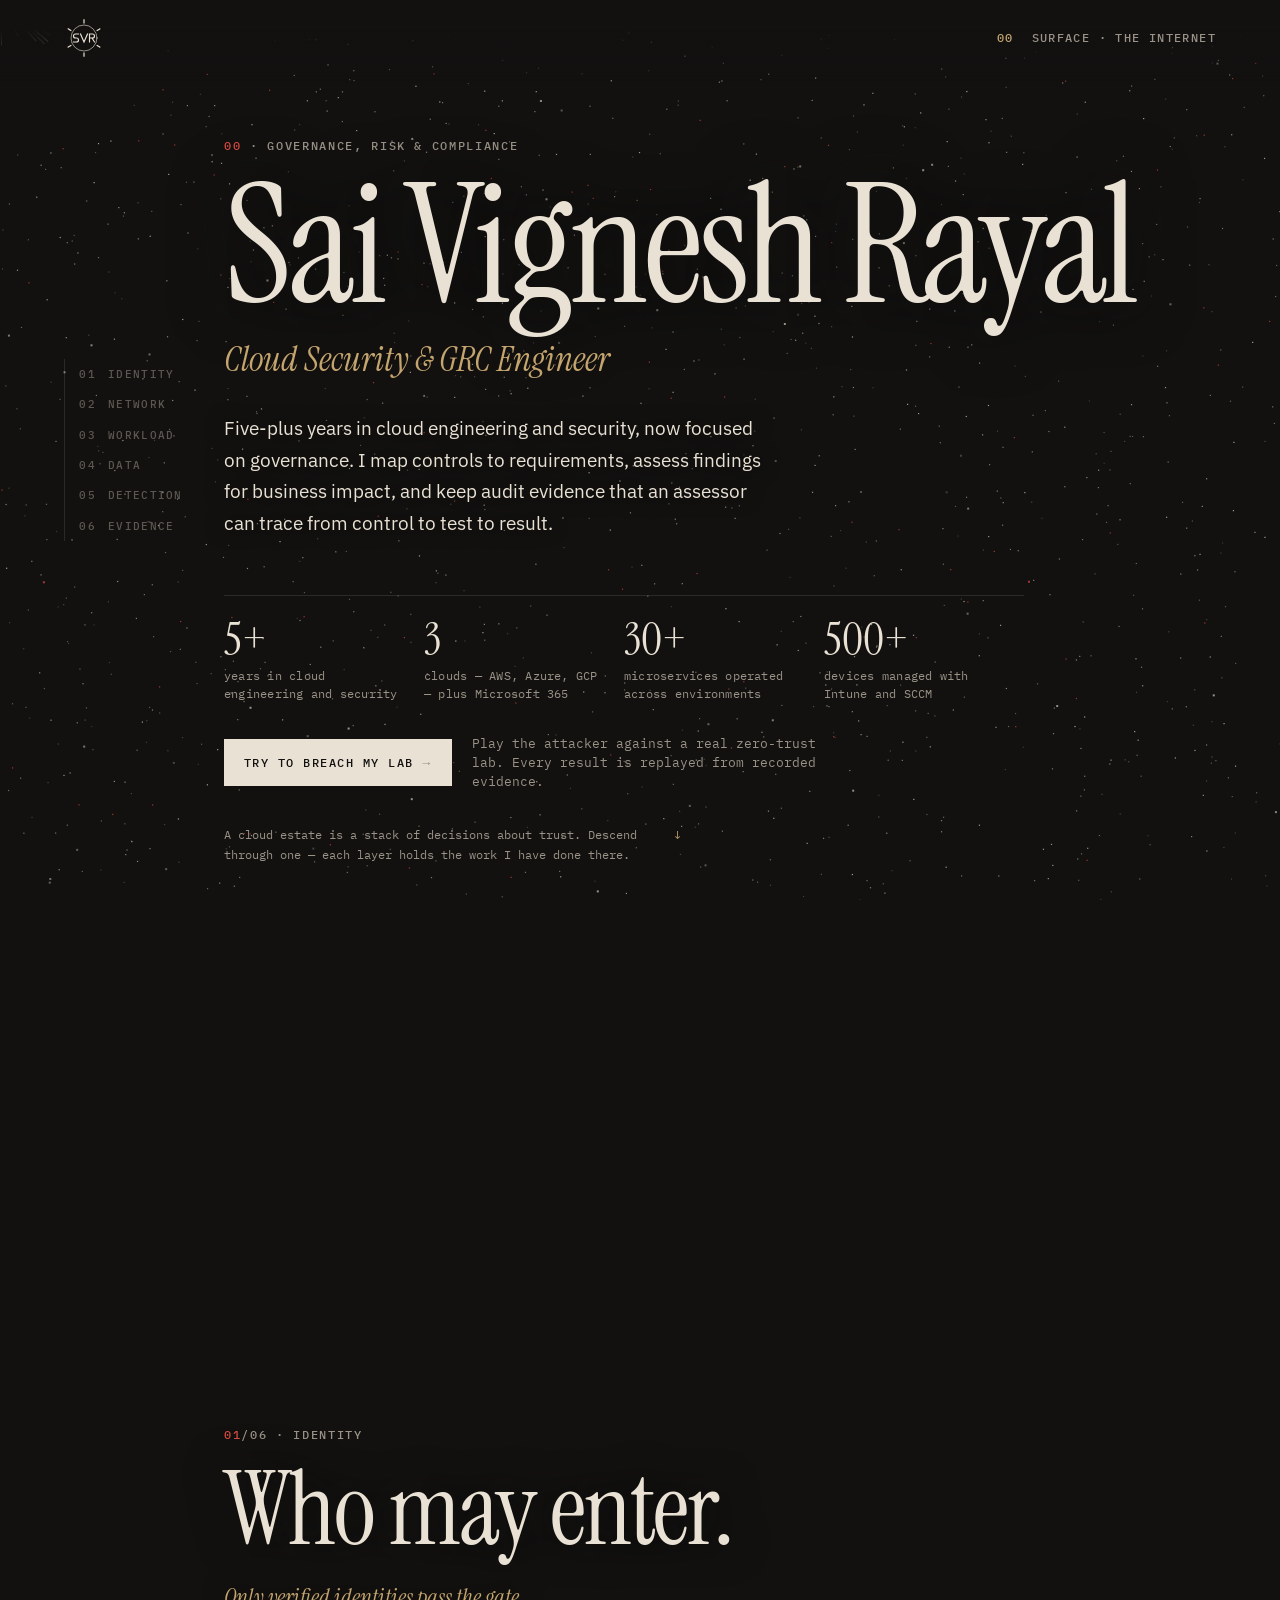
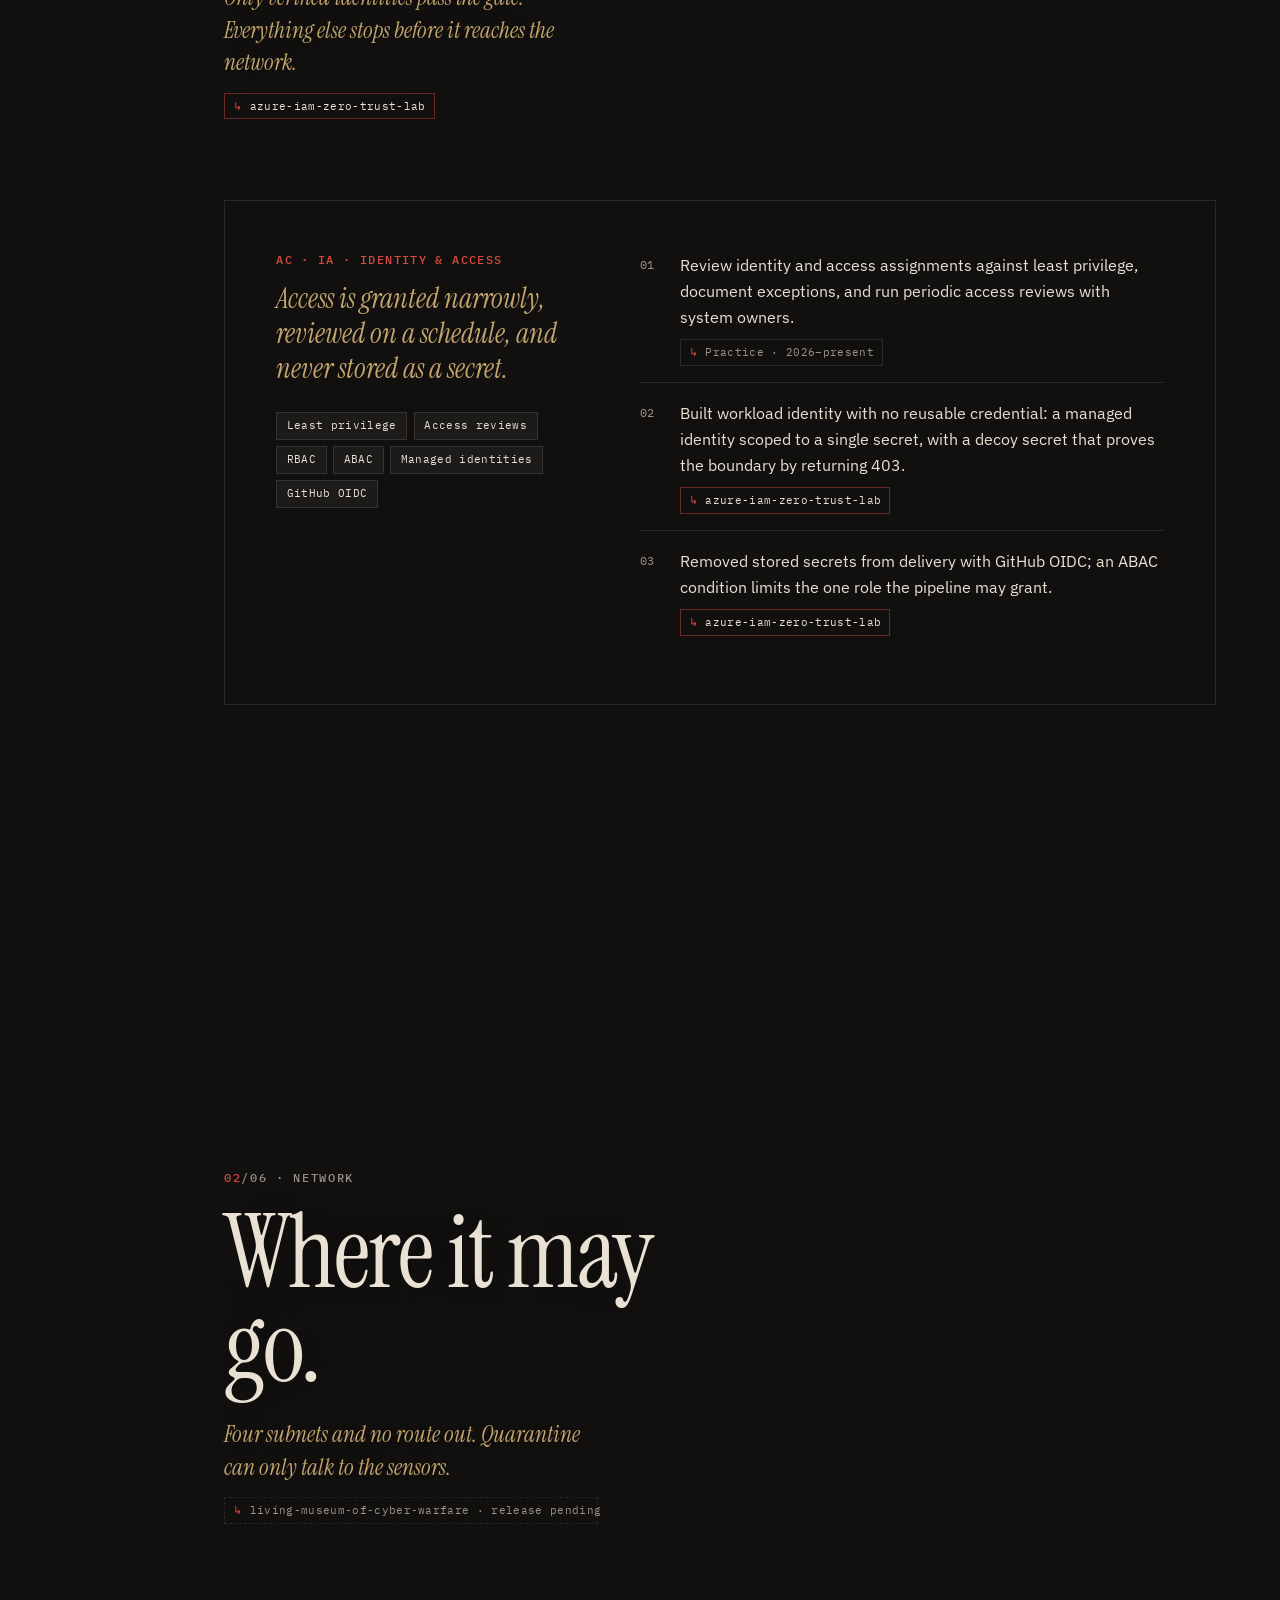
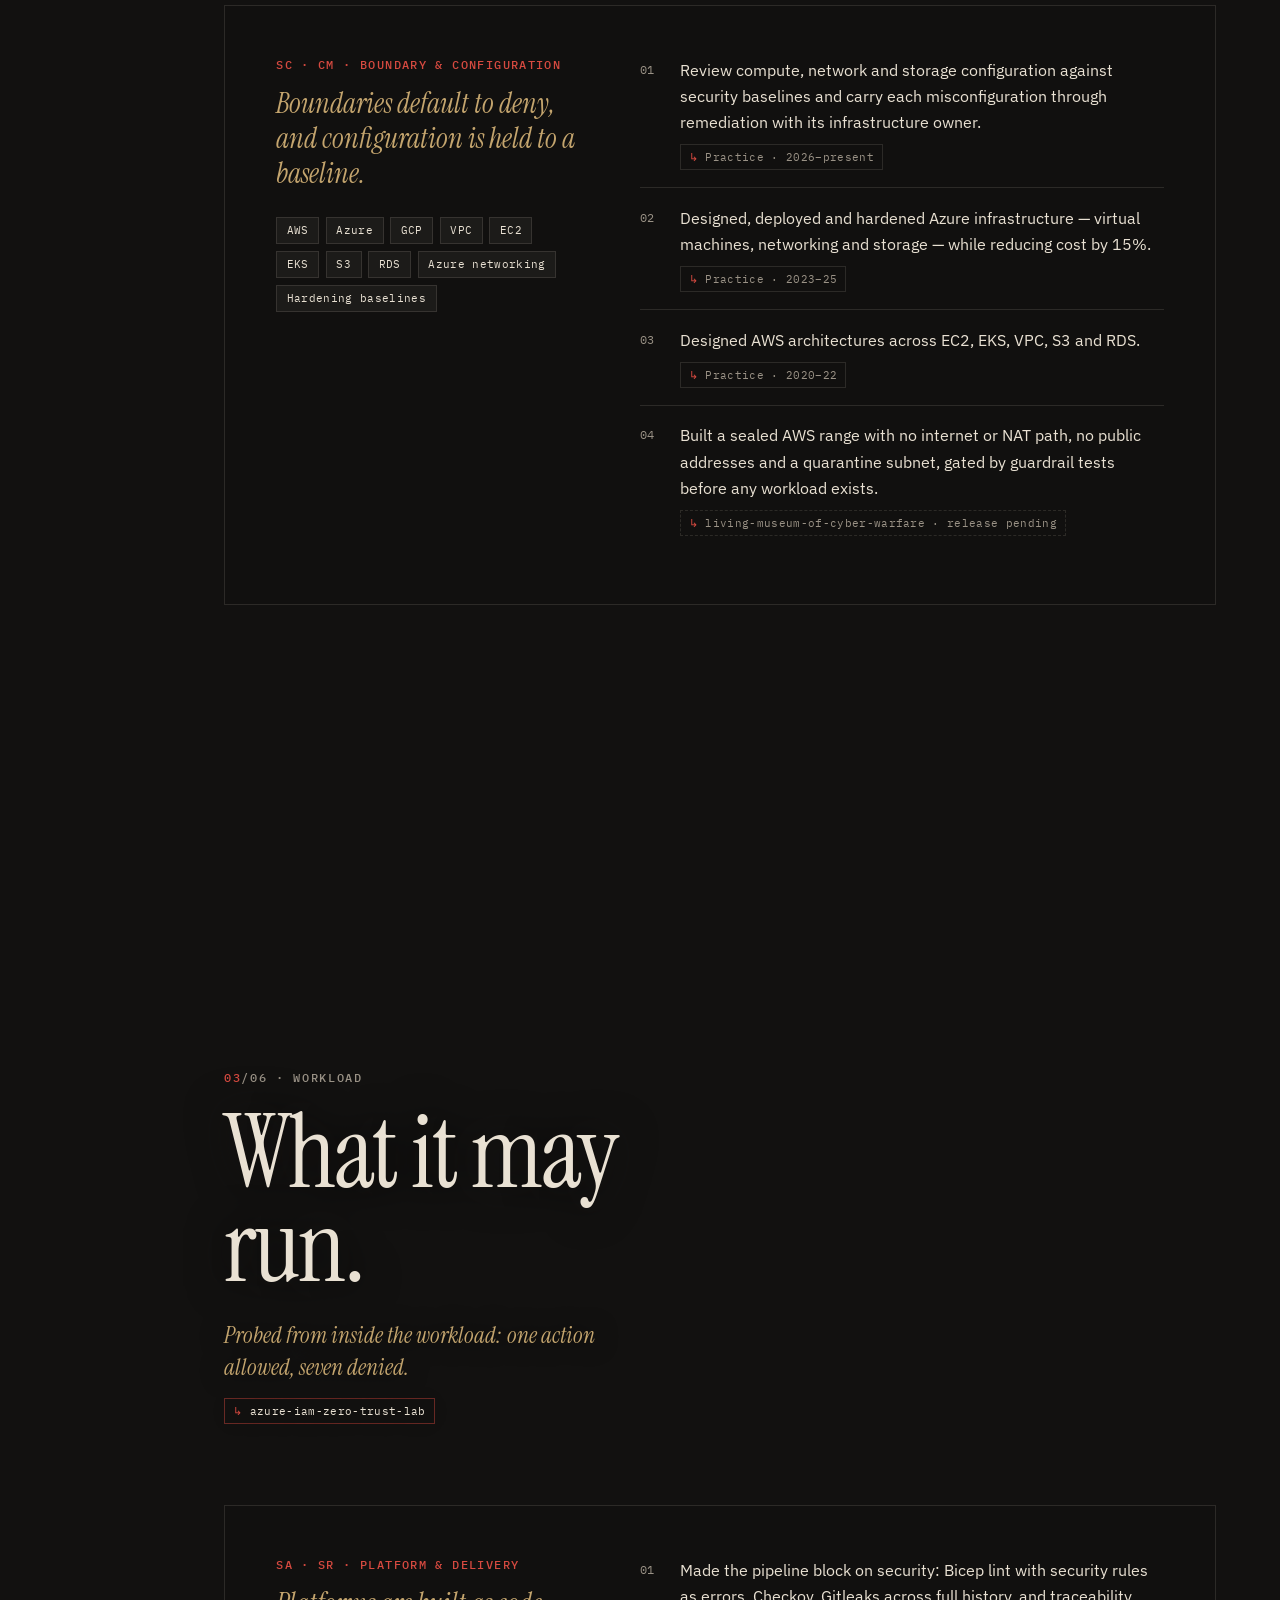
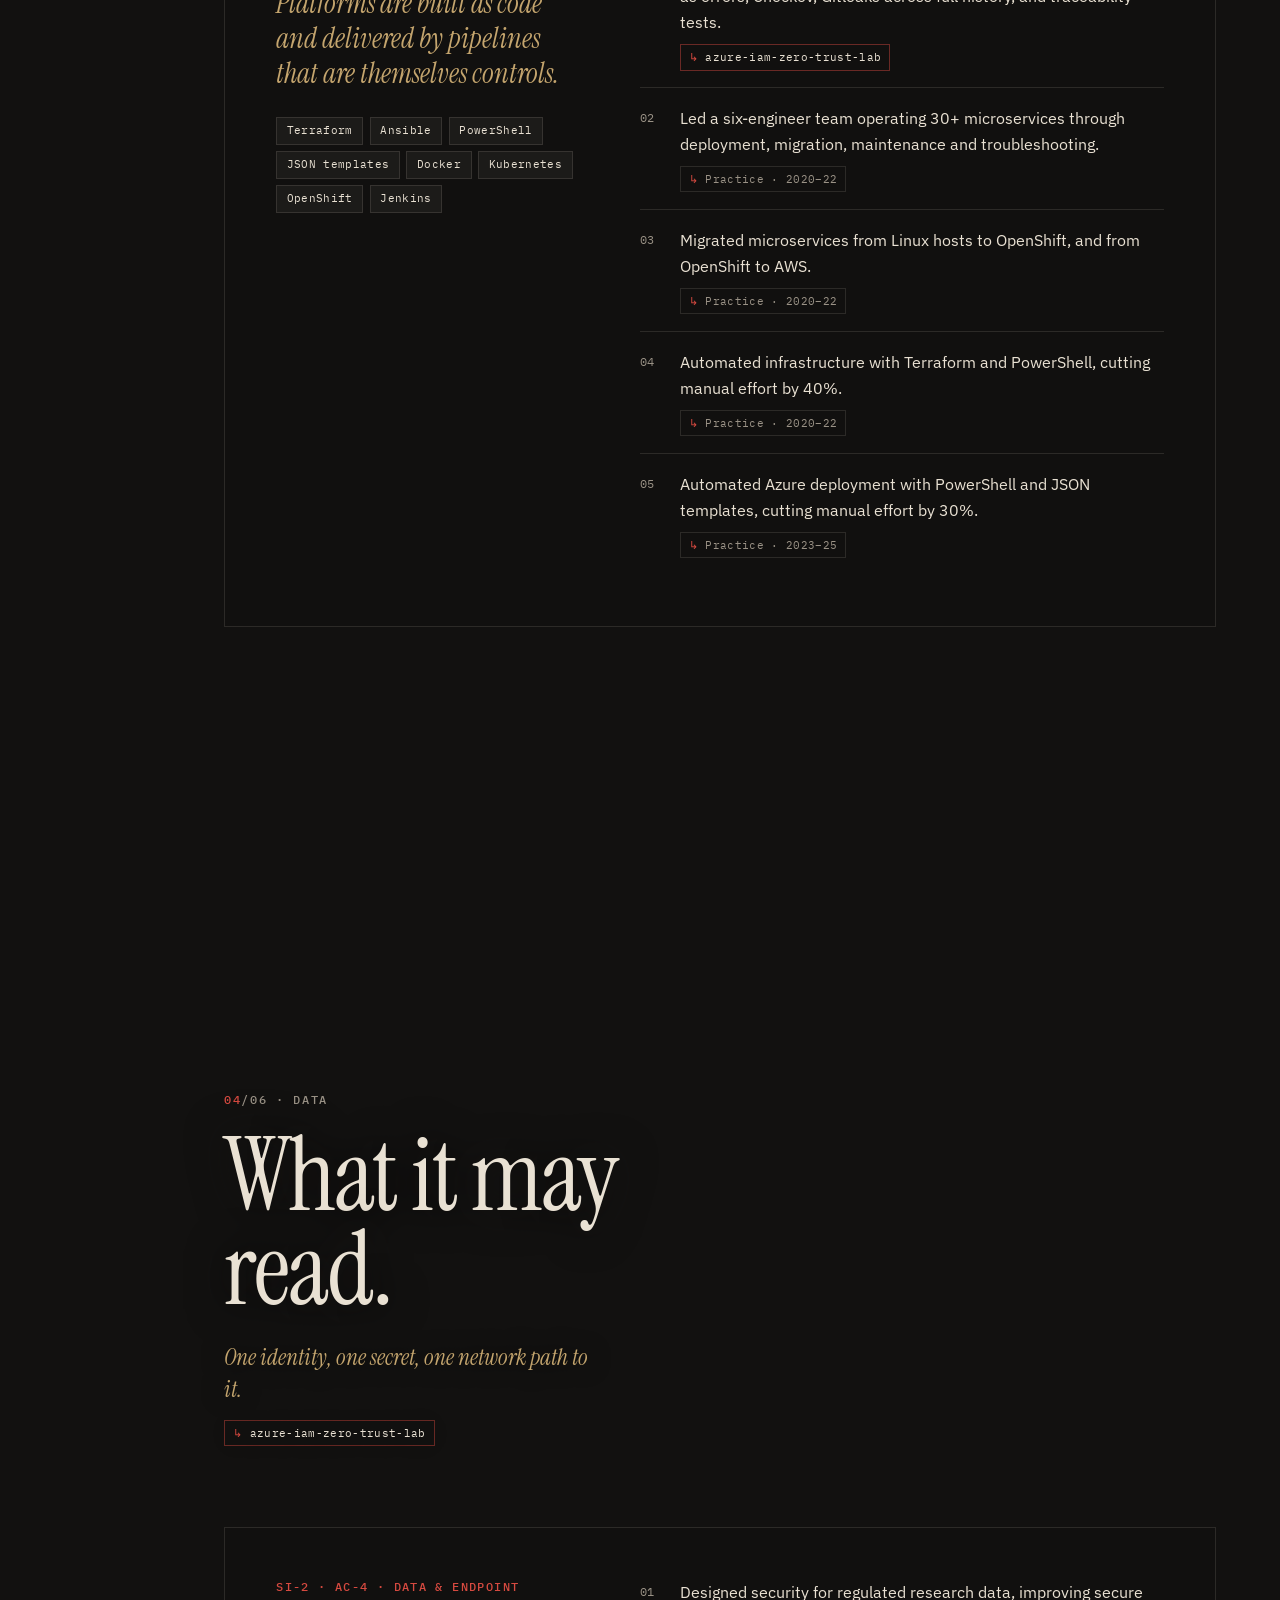
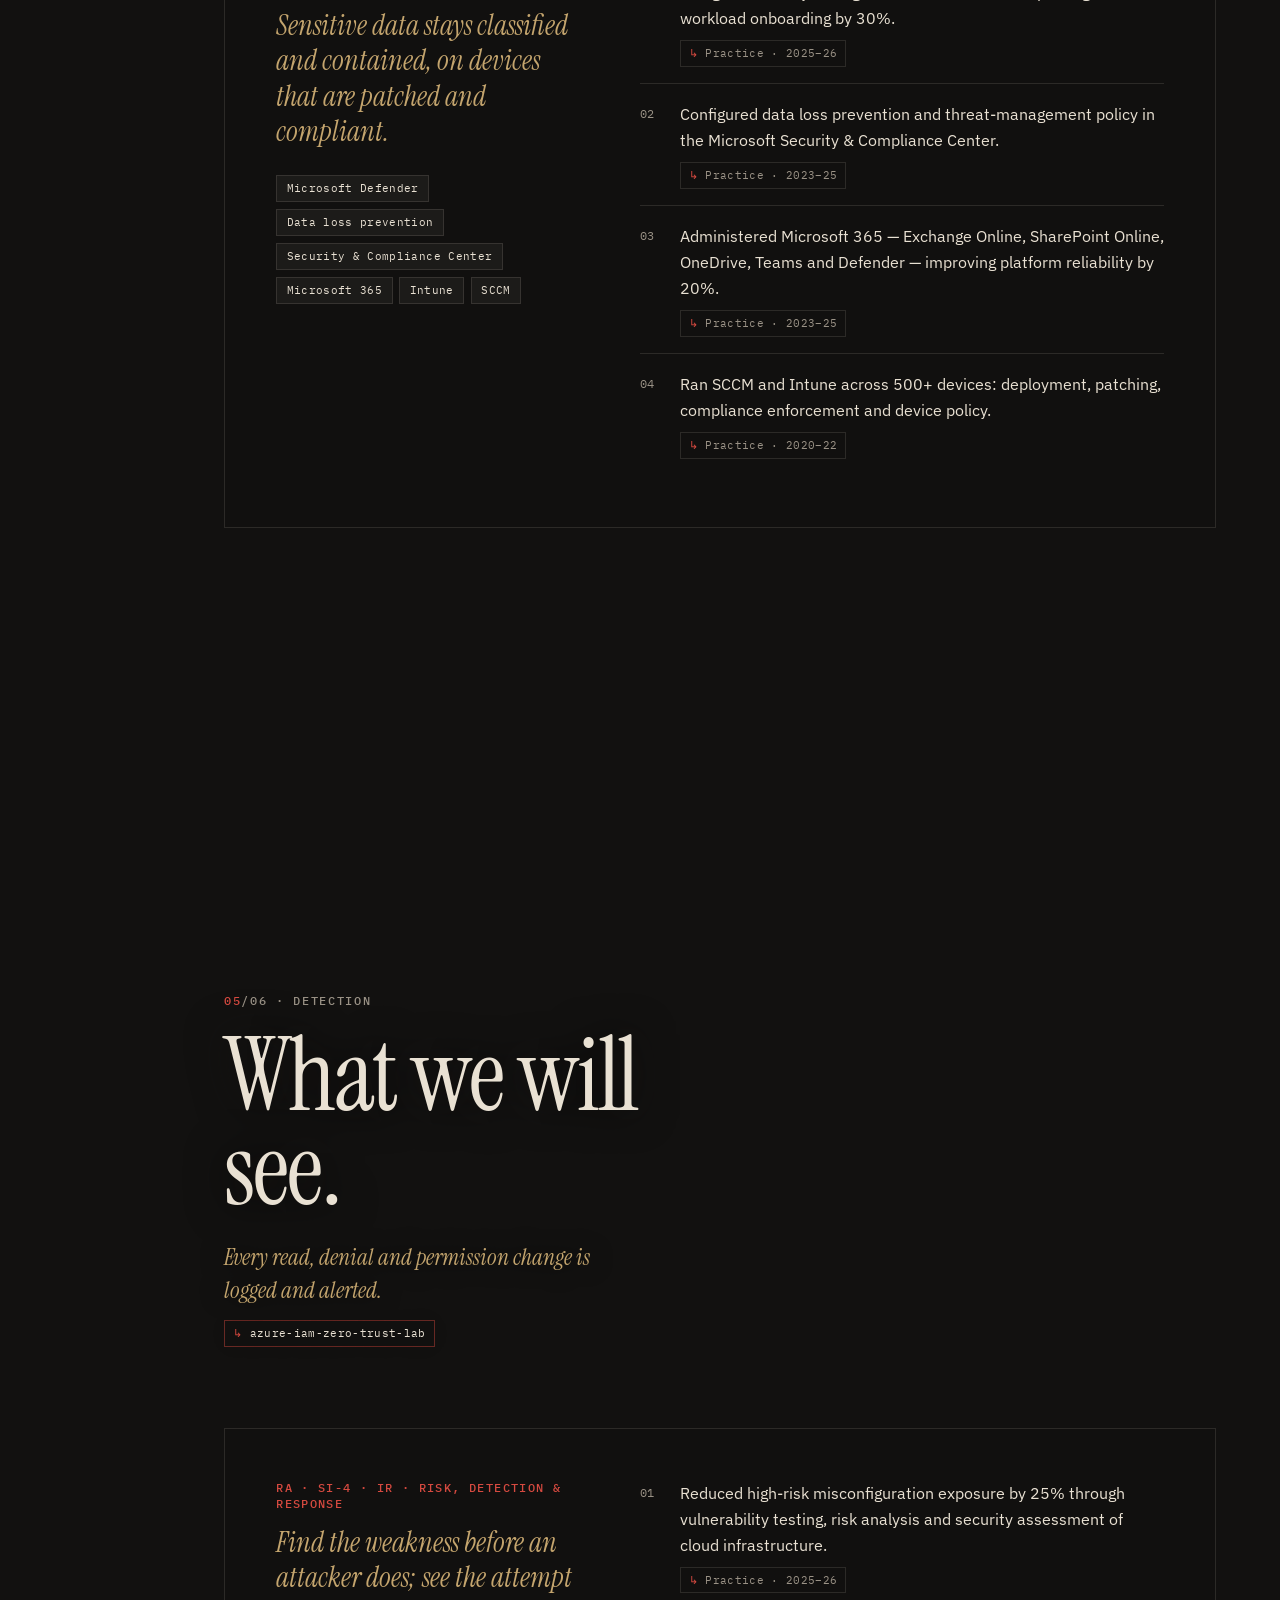
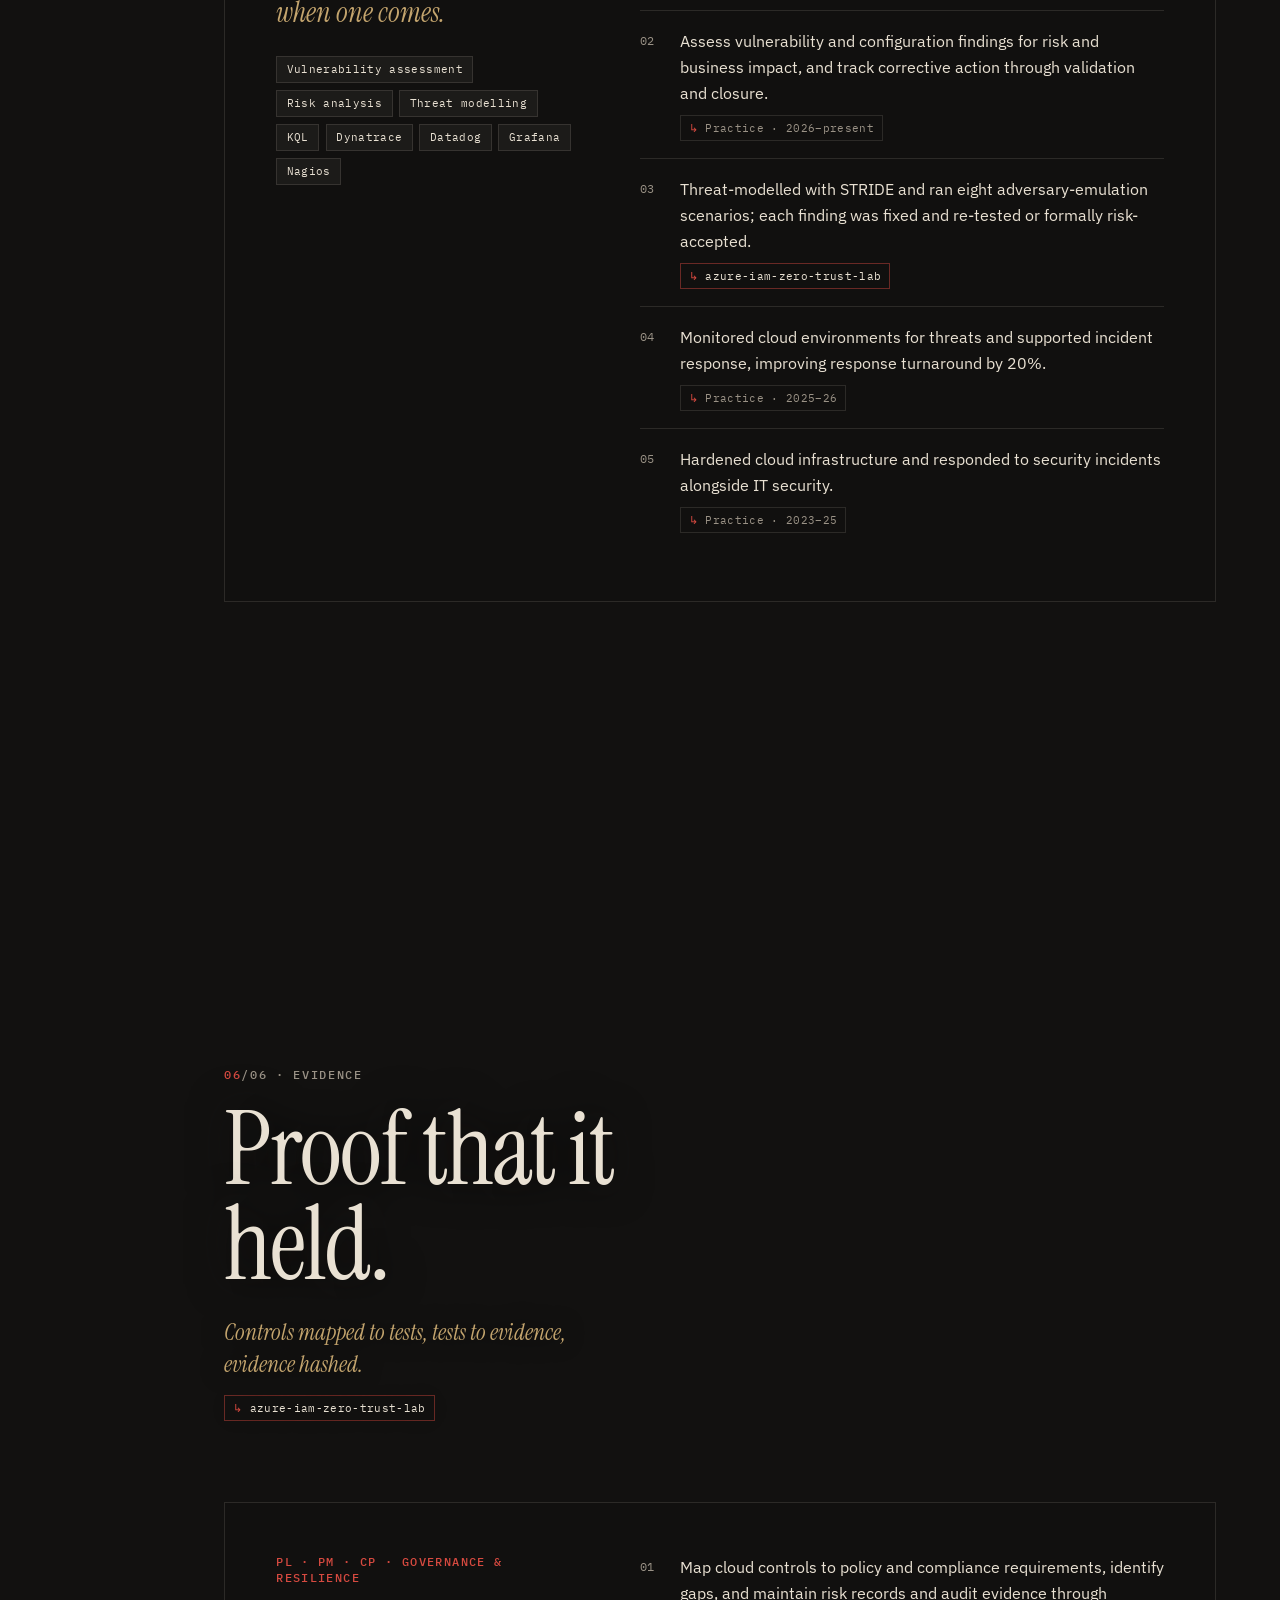
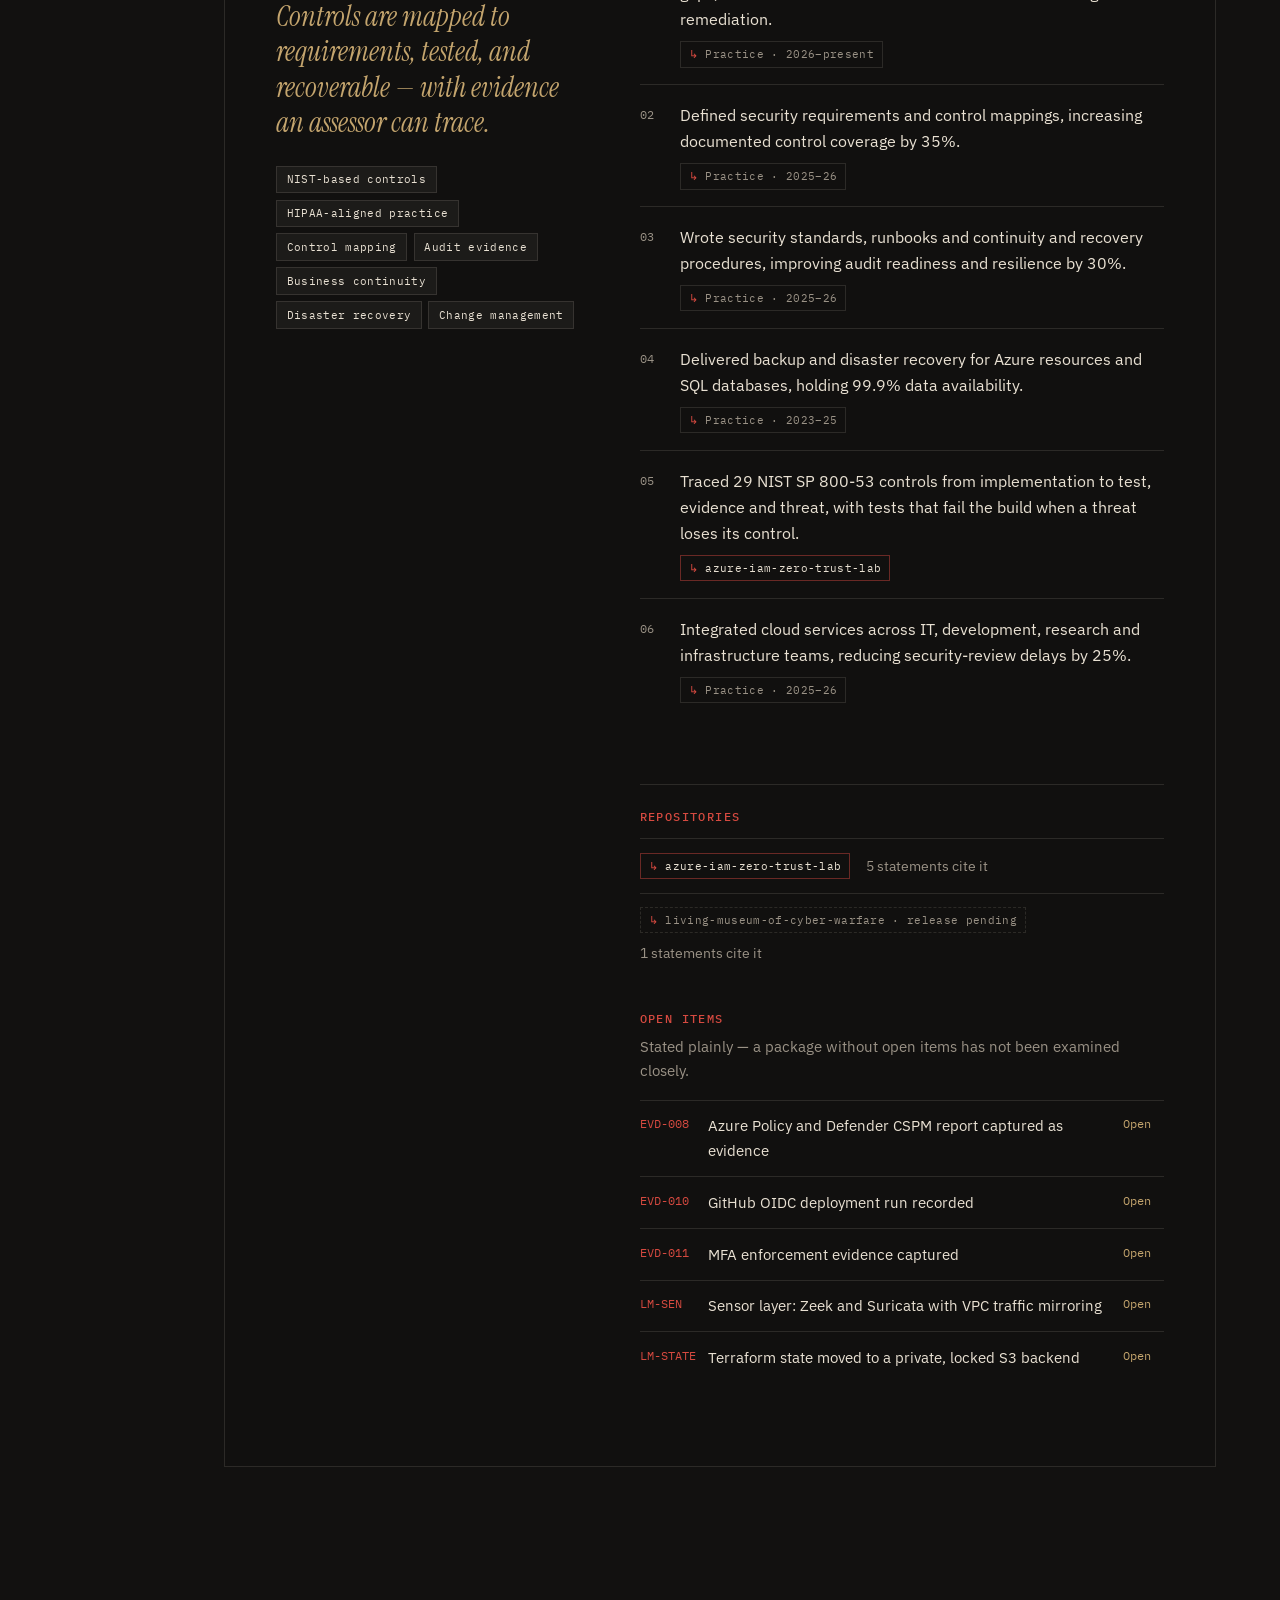
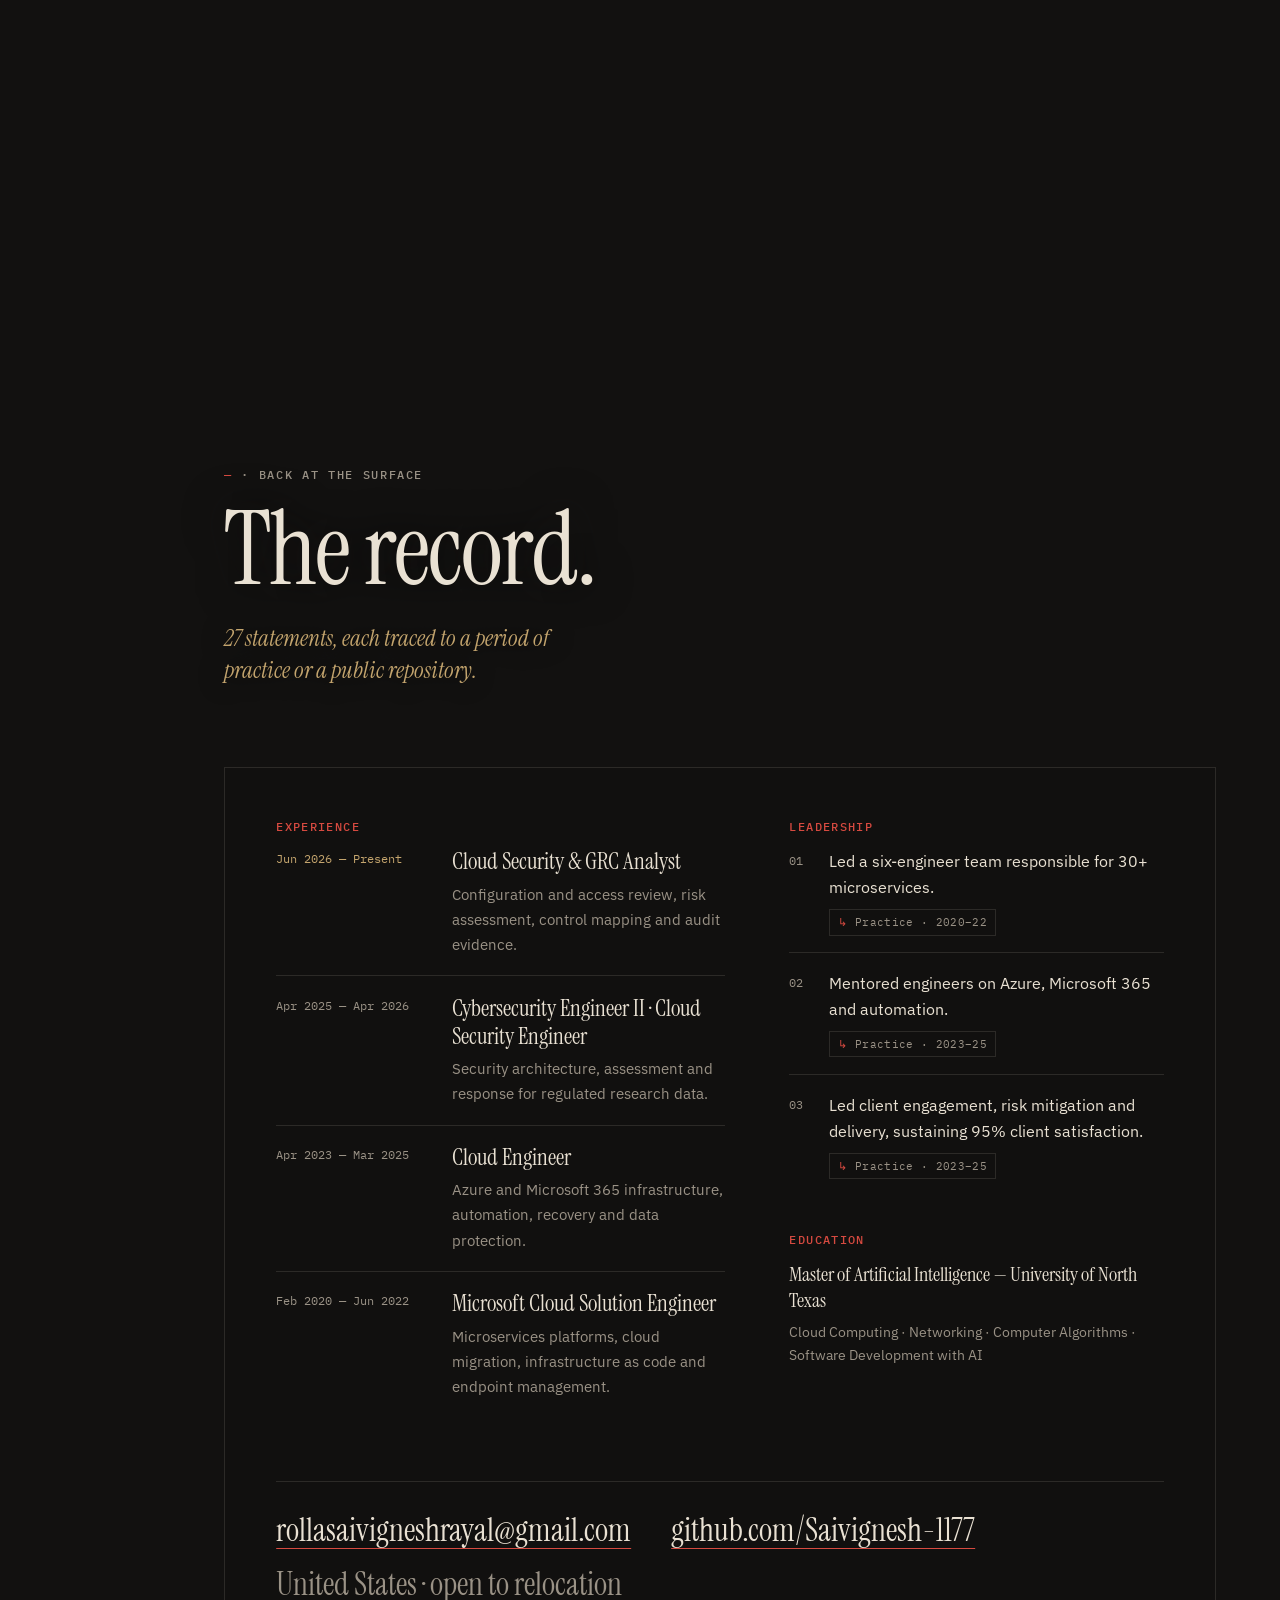
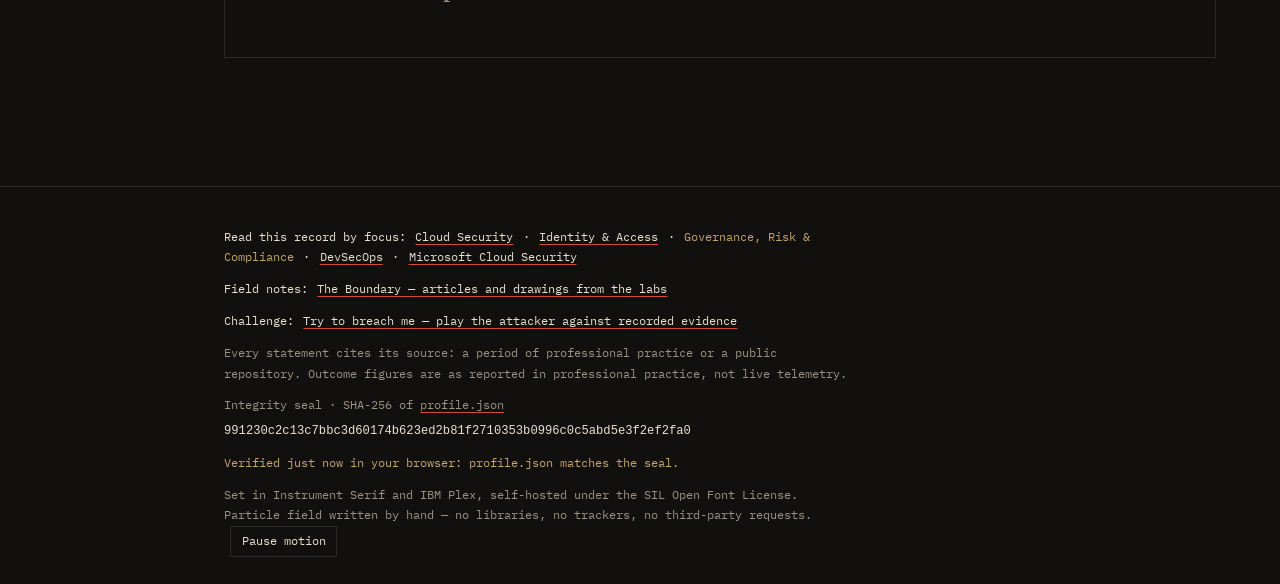
<file: grc/index.html>
<!doctype html>
<html lang="en">
<head>
<meta charset="utf-8">
<meta name="viewport" content="width=device-width, initial-scale=1">
<meta http-equiv="Content-Security-Policy" content="default-src 'none'; style-src 'self'; script-src 'self'; font-src 'self'; img-src 'self'; connect-src 'self'; base-uri 'none'; form-action 'none'">
<meta name="referrer" content="no-referrer">
<title>Sai Vignesh Rayal — Cloud Security &amp; GRC Engineer</title>
<meta name="description" content="Five-plus years in cloud engineering and security, now focused on governance. I map controls to requirements, assess findings for business impact, and keep audit evidence that an assessor can trace from control to test to result.">
<link rel="canonical" href="https://saivignesh-1177.github.io/Saivignesh-1177/grc/">
<link rel="icon" href="../assets/favicon.svg" type="image/svg+xml">
<link rel="preload" href="../assets/fonts/instrument-serif-400-normal.woff2" as="font" type="font/woff2" crossorigin>
<link rel="stylesheet" href="../styles.css">
<script src="../app.js" defer></script>
</head>
<body>
<a class="skip" href="#identity">Skip to content</a>
<canvas id="field" aria-hidden="true"></canvas>

<header class="masthead">
  <a class="mark" href="#top" aria-label="Back to the surface"><svg xmlns="http://www.w3.org/2000/svg" viewBox="0 0 40 40" fill="none" stroke="currentColor" stroke-linecap="square" role="img" aria-label="SVR seal"><circle cx="20" cy="20" r="13" stroke-width=".6"/><path d="M20.00 4.80L20.00 1.80M33.16 12.40L35.76 10.90M33.16 27.60L35.76 29.10M20.00 35.20L20.00 38.20M6.84 27.60L4.24 29.10M6.84 12.40L4.24 10.90" stroke-width="1.2"/><path d="M14.5 16H11.5A2 2 0 0 0 11.5 20H12.5A2 2 0 0 1 12.5 24H9.5M16.5 16L20 24L23.5 16M25.5 24V16H28.5A2 2 0 0 1 28.5 20H25.5M28 20L30.5 24" stroke-width="1.15"/></svg></a>
  <p class="altimeter" aria-hidden="true"><span id="alt-depth">00</span> <span id="alt-name">Surface · the internet</span></p>
</header>

<nav class="gauge" aria-label="Layers"><ol><li data-for="identity"><span>01</span>Identity</li><li data-for="network"><span>02</span>Network</li><li data-for="workload"><span>03</span>Workload</li><li data-for="data"><span>04</span>Data</li><li data-for="detection"><span>05</span>Detection</li><li data-for="evidence"><span>06</span>Evidence</li></ol></nav>

<main>
<section class="layer hero" id="top" data-scene="internet" data-depth="00" data-title="Surface · the internet">
  <div class="stage">
    <p class="depth"><span>00</span> · Governance, Risk &amp; Compliance</p>
    <h1>Sai Vignesh Rayal</h1>
    <p class="role">Cloud Security &amp; GRC Engineer</p>
    <p class="summary">Five-plus years in cloud engineering and security, now focused on governance. I map controls to requirements, assess findings for business impact, and keep audit evidence that an assessor can trace from control to test to result.</p>
    <ul class="stats"><li><span class="fig">5+</span><span class="lab">years in cloud engineering and security</span></li><li><span class="fig">3</span><span class="lab">clouds — AWS, Azure, GCP — plus Microsoft 365</span></li><li><span class="fig">30+</span><span class="lab">microservices operated across environments</span></li><li><span class="fig">500+</span><span class="lab">devices managed with Intune and SCCM</span></li></ul>
    <p class="cta"><a href="../breach/">Try to breach my lab <span aria-hidden="true">→</span></a><span>Play the attacker against a real zero-trust lab. Every result is replayed from recorded evidence.</span></p>
    <p class="cue"><span class="cue-text">A cloud estate is a stack of decisions about trust. Descend through one — each layer holds the work I have done there.</span> <span class="cue-arrow" aria-hidden="true">↓</span></p>
  </div>
</section>

<section class="layer" id="identity" data-scene="identity" data-depth="01" data-title="Identity" aria-labelledby="identity-h">
  <div class="stage">
    <p class="depth"><span>01</span>/06 · Identity</p>
    <h2 id="identity-h">Who may enter.</h2>
    <p class="scene-cap">Only verified identities pass the gate. Everything else stops before it reaches the network. <a class="src src-repo" href="https://github.com/Saivignesh-1177/azure-iam-zero-trust-lab">azure-iam-zero-trust-lab</a></p>
  </div>
  <div class="work">
    <header class="work-head">
      <p class="fam">AC · IA · Identity &amp; Access</p>
      <p class="stmt">Access is granted narrowly, reviewed on a schedule, and never stored as a secret.</p>
      <ul class="tools" aria-label="Tools and practices"><li>Least privilege</li><li>Access reviews</li><li>RBAC</li><li>ABAC</li><li>Managed identities</li><li>GitHub OIDC</li></ul>
    </header>
    <ol class="items"><li><p>Review identity and access assignments against least privilege, document exceptions, and run periodic access reviews with system owners.</p><span class="src">Practice · 2026–present</span></li><li><p>Built workload identity with no reusable credential: a managed identity scoped to a single secret, with a decoy secret that proves the boundary by returning 403.</p><a class="src src-repo" href="https://github.com/Saivignesh-1177/azure-iam-zero-trust-lab">azure-iam-zero-trust-lab</a></li><li><p>Removed stored secrets from delivery with GitHub OIDC; an ABAC condition limits the one role the pipeline may grant.</p><a class="src src-repo" href="https://github.com/Saivignesh-1177/azure-iam-zero-trust-lab">azure-iam-zero-trust-lab</a></li></ol>
  </div>
</section>
<section class="layer" id="network" data-scene="network" data-depth="02" data-title="Network" aria-labelledby="network-h">
  <div class="stage">
    <p class="depth"><span>02</span>/06 · Network</p>
    <h2 id="network-h">Where it may go.</h2>
    <p class="scene-cap">Four subnets and no route out. Quarantine can only talk to the sensors. <span class="src src-pending" title="Repository not yet public">living-museum-of-cyber-warfare · release pending</span></p>
  </div>
  <div class="work">
    <header class="work-head">
      <p class="fam">SC · CM · Boundary &amp; Configuration</p>
      <p class="stmt">Boundaries default to deny, and configuration is held to a baseline.</p>
      <ul class="tools" aria-label="Tools and practices"><li>AWS</li><li>Azure</li><li>GCP</li><li>VPC</li><li>EC2</li><li>EKS</li><li>S3</li><li>RDS</li><li>Azure networking</li><li>Hardening baselines</li></ul>
    </header>
    <ol class="items"><li><p>Review compute, network and storage configuration against security baselines and carry each misconfiguration through remediation with its infrastructure owner.</p><span class="src">Practice · 2026–present</span></li><li><p>Designed, deployed and hardened Azure infrastructure — virtual machines, networking and storage — while reducing cost by 15%.</p><span class="src">Practice · 2023–25</span></li><li><p>Designed AWS architectures across EC2, EKS, VPC, S3 and RDS.</p><span class="src">Practice · 2020–22</span></li><li><p>Built a sealed AWS range with no internet or NAT path, no public addresses and a quarantine subnet, gated by guardrail tests before any workload exists.</p><span class="src src-pending" title="Repository not yet public">living-museum-of-cyber-warfare · release pending</span></li></ol>
  </div>
</section>
<section class="layer" id="workload" data-scene="workload" data-depth="03" data-title="Workload" aria-labelledby="workload-h">
  <div class="stage">
    <p class="depth"><span>03</span>/06 · Workload</p>
    <h2 id="workload-h">What it may run.</h2>
    <p class="scene-cap">Probed from inside the workload: one action allowed, seven denied. <a class="src src-repo" href="https://github.com/Saivignesh-1177/azure-iam-zero-trust-lab">azure-iam-zero-trust-lab</a></p>
  </div>
  <div class="work">
    <header class="work-head">
      <p class="fam">SA · SR · Platform &amp; Delivery</p>
      <p class="stmt">Platforms are built as code and delivered by pipelines that are themselves controls.</p>
      <ul class="tools" aria-label="Tools and practices"><li>Terraform</li><li>Ansible</li><li>PowerShell</li><li>JSON templates</li><li>Docker</li><li>Kubernetes</li><li>OpenShift</li><li>Jenkins</li></ul>
    </header>
    <ol class="items"><li><p>Made the pipeline block on security: Bicep lint with security rules as errors, Checkov, Gitleaks across full history, and traceability tests.</p><a class="src src-repo" href="https://github.com/Saivignesh-1177/azure-iam-zero-trust-lab">azure-iam-zero-trust-lab</a></li><li><p>Led a six-engineer team operating 30+ microservices through deployment, migration, maintenance and troubleshooting.</p><span class="src">Practice · 2020–22</span></li><li><p>Migrated microservices from Linux hosts to OpenShift, and from OpenShift to AWS.</p><span class="src">Practice · 2020–22</span></li><li><p>Automated infrastructure with Terraform and PowerShell, cutting manual effort by 40%.</p><span class="src">Practice · 2020–22</span></li><li><p>Automated Azure deployment with PowerShell and JSON templates, cutting manual effort by 30%.</p><span class="src">Practice · 2023–25</span></li></ol>
  </div>
</section>
<section class="layer" id="data" data-scene="data" data-depth="04" data-title="Data" aria-labelledby="data-h">
  <div class="stage">
    <p class="depth"><span>04</span>/06 · Data</p>
    <h2 id="data-h">What it may read.</h2>
    <p class="scene-cap">One identity, one secret, one network path to it. <a class="src src-repo" href="https://github.com/Saivignesh-1177/azure-iam-zero-trust-lab">azure-iam-zero-trust-lab</a></p>
  </div>
  <div class="work">
    <header class="work-head">
      <p class="fam">SI-2 · AC-4 · Data &amp; Endpoint</p>
      <p class="stmt">Sensitive data stays classified and contained, on devices that are patched and compliant.</p>
      <ul class="tools" aria-label="Tools and practices"><li>Microsoft Defender</li><li>Data loss prevention</li><li>Security &amp; Compliance Center</li><li>Microsoft 365</li><li>Intune</li><li>SCCM</li></ul>
    </header>
    <ol class="items"><li><p>Designed security for regulated research data, improving secure workload onboarding by 30%.</p><span class="src">Practice · 2025–26</span></li><li><p>Configured data loss prevention and threat-management policy in the Microsoft Security &amp; Compliance Center.</p><span class="src">Practice · 2023–25</span></li><li><p>Administered Microsoft 365 — Exchange Online, SharePoint Online, OneDrive, Teams and Defender — improving platform reliability by 20%.</p><span class="src">Practice · 2023–25</span></li><li><p>Ran SCCM and Intune across 500+ devices: deployment, patching, compliance enforcement and device policy.</p><span class="src">Practice · 2020–22</span></li></ol>
  </div>
</section>
<section class="layer" id="detection" data-scene="detection" data-depth="05" data-title="Detection" aria-labelledby="detection-h">
  <div class="stage">
    <p class="depth"><span>05</span>/06 · Detection</p>
    <h2 id="detection-h">What we will see.</h2>
    <p class="scene-cap">Every read, denial and permission change is logged and alerted. <a class="src src-repo" href="https://github.com/Saivignesh-1177/azure-iam-zero-trust-lab">azure-iam-zero-trust-lab</a></p>
  </div>
  <div class="work">
    <header class="work-head">
      <p class="fam">RA · SI-4 · IR · Risk, Detection &amp; Response</p>
      <p class="stmt">Find the weakness before an attacker does; see the attempt when one comes.</p>
      <ul class="tools" aria-label="Tools and practices"><li>Vulnerability assessment</li><li>Risk analysis</li><li>Threat modelling</li><li>KQL</li><li>Dynatrace</li><li>Datadog</li><li>Grafana</li><li>Nagios</li></ul>
    </header>
    <ol class="items"><li><p>Reduced high-risk misconfiguration exposure by 25% through vulnerability testing, risk analysis and security assessment of cloud infrastructure.</p><span class="src">Practice · 2025–26</span></li><li><p>Assess vulnerability and configuration findings for risk and business impact, and track corrective action through validation and closure.</p><span class="src">Practice · 2026–present</span></li><li><p>Threat-modelled with STRIDE and ran eight adversary-emulation scenarios; each finding was fixed and re-tested or formally risk-accepted.</p><a class="src src-repo" href="https://github.com/Saivignesh-1177/azure-iam-zero-trust-lab">azure-iam-zero-trust-lab</a></li><li><p>Monitored cloud environments for threats and supported incident response, improving response turnaround by 20%.</p><span class="src">Practice · 2025–26</span></li><li><p>Hardened cloud infrastructure and responded to security incidents alongside IT security.</p><span class="src">Practice · 2023–25</span></li></ol>
  </div>
</section>
<section class="layer" id="evidence" data-scene="evidence" data-depth="06" data-title="Evidence" aria-labelledby="evidence-h">
  <div class="stage">
    <p class="depth"><span>06</span>/06 · Evidence</p>
    <h2 id="evidence-h">Proof that it held.</h2>
    <p class="scene-cap">Controls mapped to tests, tests to evidence, evidence hashed. <a class="src src-repo" href="https://github.com/Saivignesh-1177/azure-iam-zero-trust-lab">azure-iam-zero-trust-lab</a></p>
  </div>
  <div class="work">
    <header class="work-head">
      <p class="fam">PL · PM · CP · Governance &amp; Resilience</p>
      <p class="stmt">Controls are mapped to requirements, tested, and recoverable — with evidence an assessor can trace.</p>
      <ul class="tools" aria-label="Tools and practices"><li>NIST-based controls</li><li>HIPAA-aligned practice</li><li>Control mapping</li><li>Audit evidence</li><li>Business continuity</li><li>Disaster recovery</li><li>Change management</li></ul>
    </header>
    <ol class="items"><li><p>Map cloud controls to policy and compliance requirements, identify gaps, and maintain risk records and audit evidence through remediation.</p><span class="src">Practice · 2026–present</span></li><li><p>Defined security requirements and control mappings, increasing documented control coverage by 35%.</p><span class="src">Practice · 2025–26</span></li><li><p>Wrote security standards, runbooks and continuity and recovery procedures, improving audit readiness and resilience by 30%.</p><span class="src">Practice · 2025–26</span></li><li><p>Delivered backup and disaster recovery for Azure resources and SQL databases, holding 99.9% data availability.</p><span class="src">Practice · 2023–25</span></li><li><p>Traced 29 NIST SP 800-53 controls from implementation to test, evidence and threat, with tests that fail the build when a threat loses its control.</p><a class="src src-repo" href="https://github.com/Saivignesh-1177/azure-iam-zero-trust-lab">azure-iam-zero-trust-lab</a></li><li><p>Integrated cloud services across IT, development, research and infrastructure teams, reducing security-review delays by 25%.</p><span class="src">Practice · 2025–26</span></li></ol><div class="aside"><p class="fam">Repositories</p><ul class="repos"><li><a class="src src-repo" href="https://github.com/Saivignesh-1177/azure-iam-zero-trust-lab">azure-iam-zero-trust-lab</a><span>5 statements cite it</span></li><li><span class="src src-pending" title="Repository not yet public">living-museum-of-cyber-warfare · release pending</span><span>1 statements cite it</span></li></ul><p class="fam">Open items</p><p class="lede">Stated plainly — a package without open items has not been examined closely.</p><table><tbody><tr><td>EVD-008</td><td>Azure Policy and Defender CSPM report captured as evidence</td><td>Open</td></tr><tr><td>EVD-010</td><td>GitHub OIDC deployment run recorded</td><td>Open</td></tr><tr><td>EVD-011</td><td>MFA enforcement evidence captured</td><td>Open</td></tr><tr><td>LM-SEN</td><td>Sensor layer: Zeek and Suricata with VPC traffic mirroring</td><td>Open</td></tr><tr><td>LM-STATE</td><td>Terraform state moved to a private, locked S3 backend</td><td>Open</td></tr></tbody></table></div>
  </div>
</section>
<section class="layer record" id="record" data-scene="surface" data-depth="—" data-title="The record" aria-labelledby="record-h">
  <div class="stage">
    <p class="depth"><span>—</span> · Back at the surface</p>
    <h2 id="record-h">The record.</h2>
    <p class="scene-cap">27 statements, each traced to a period of practice or a public repository.</p>
  </div>
  <div class="work record-work">
    <div><p class="fam">Experience</p><ol class="timeline"><li><p class="when">Jun 2026 — Present</p><div><h3>Cloud Security &amp; GRC Analyst</h3><p>Configuration and access review, risk assessment, control mapping and audit evidence.</p></div></li><li><p class="when">Apr 2025 — Apr 2026</p><div><h3>Cybersecurity Engineer II · Cloud Security Engineer</h3><p>Security architecture, assessment and response for regulated research data.</p></div></li><li><p class="when">Apr 2023 — Mar 2025</p><div><h3>Cloud Engineer</h3><p>Azure and Microsoft 365 infrastructure, automation, recovery and data protection.</p></div></li><li><p class="when">Feb 2020 — Jun 2022</p><div><h3>Microsoft Cloud Solution Engineer</h3><p>Microservices platforms, cloud migration, infrastructure as code and endpoint management.</p></div></li></ol></div>
    <div>
      <p class="fam">Leadership</p><ol class="items"><li><p>Led a six-engineer team responsible for 30+ microservices.</p><span class="src">Practice · 2020–22</span></li><li><p>Mentored engineers on Azure, Microsoft 365 and automation.</p><span class="src">Practice · 2023–25</span></li><li><p>Led client engagement, risk mitigation and delivery, sustaining 95% client satisfaction.</p><span class="src">Practice · 2023–25</span></li></ol>
      <p class="fam">Education</p><p class="edu">Master of Artificial Intelligence — University of North Texas</p><p class="edu-detail">Cloud Computing · Networking · Computer Algorithms · Software Development with AI</p>
    </div>
    <div class="contact">
      <a href="mailto:rollasaivigneshrayal@gmail.com">rollasaivigneshrayal@gmail.com</a>
      <a href="https://github.com/Saivignesh-1177">github.com/Saivignesh-1177</a>
      <span>United States · open to relocation</span>
    </div>
  </div>
</section>
</main>

<footer class="integrity">
  <p class="focus-nav">Read this record by focus: <a href="../">Cloud Security</a> · <a href="../iam/">Identity &amp; Access</a> · <a href="../grc/" aria-current="page">Governance, Risk &amp; Compliance</a> · <a href="../devsecops/">DevSecOps</a> · <a href="../microsoft/">Microsoft Cloud Security</a></p>
  <p class="focus-nav">Field notes: <a href="../journal/">The Boundary — articles and drawings from the labs</a></p>
  <p class="focus-nav">Challenge: <a href="../breach/">Try to breach me — play the attacker against recorded evidence</a></p>
  <p>Every statement cites its source: a period of professional practice or a public repository. Outcome figures are as reported in professional practice, not live telemetry.</p>
  <p>Integrity seal · SHA-256 of <a href="../profile.json">profile.json</a> <code id="seal" data-src="../profile.json" data-digest="991230c2c13c7bbc3d60174b623ed2b81f2710353b0996c0c5abd5e3f2ef2fa0">991230c2c13c7bbc3d60174b623ed2b81f2710353b0996c0c5abd5e3f2ef2fa0</code></p>
  <p id="verify" aria-live="polite">Verification runs in your browser when scripts are enabled.</p>
  <p>Set in Instrument Serif and IBM Plex, self-hosted under the SIL Open Font License. Particle field written by hand — no libraries, no trackers, no third-party requests. <button type="button" id="motion">Pause motion</button></p>
</footer>
</body>
</html>
</file>
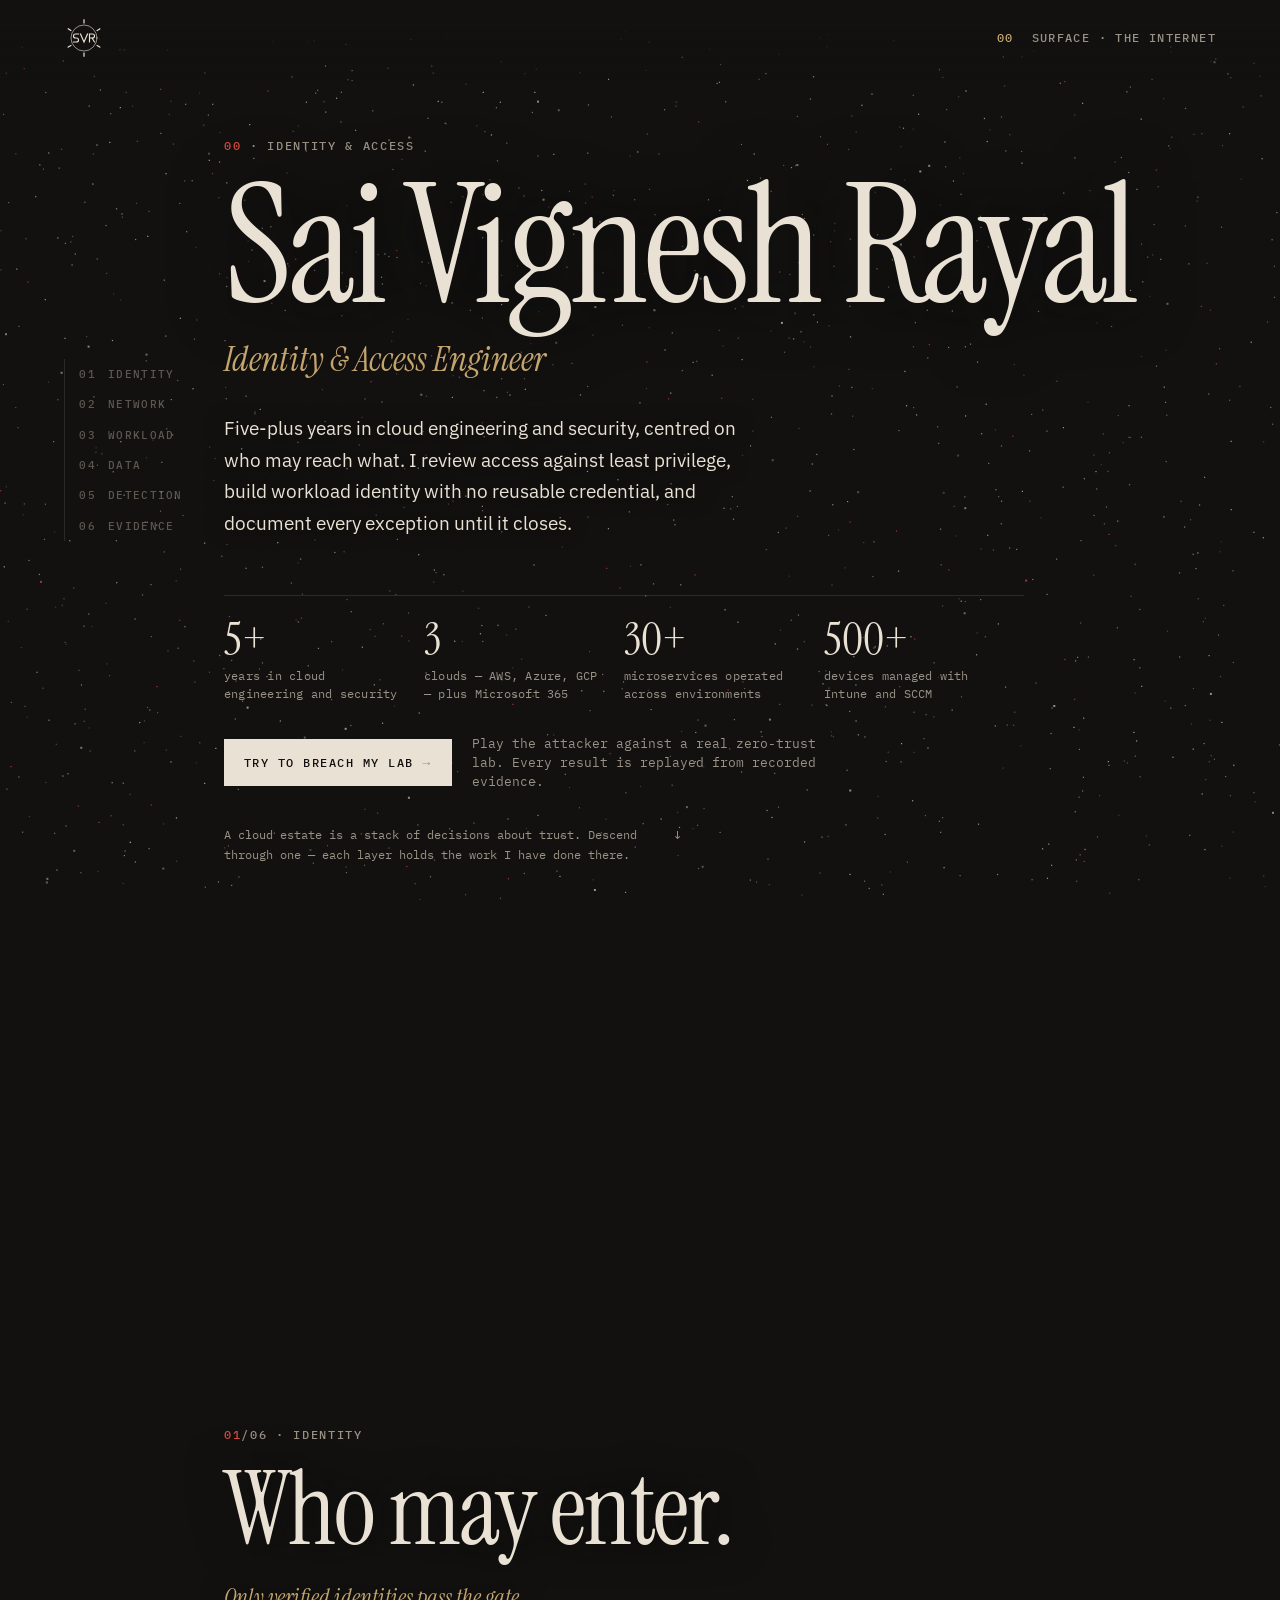
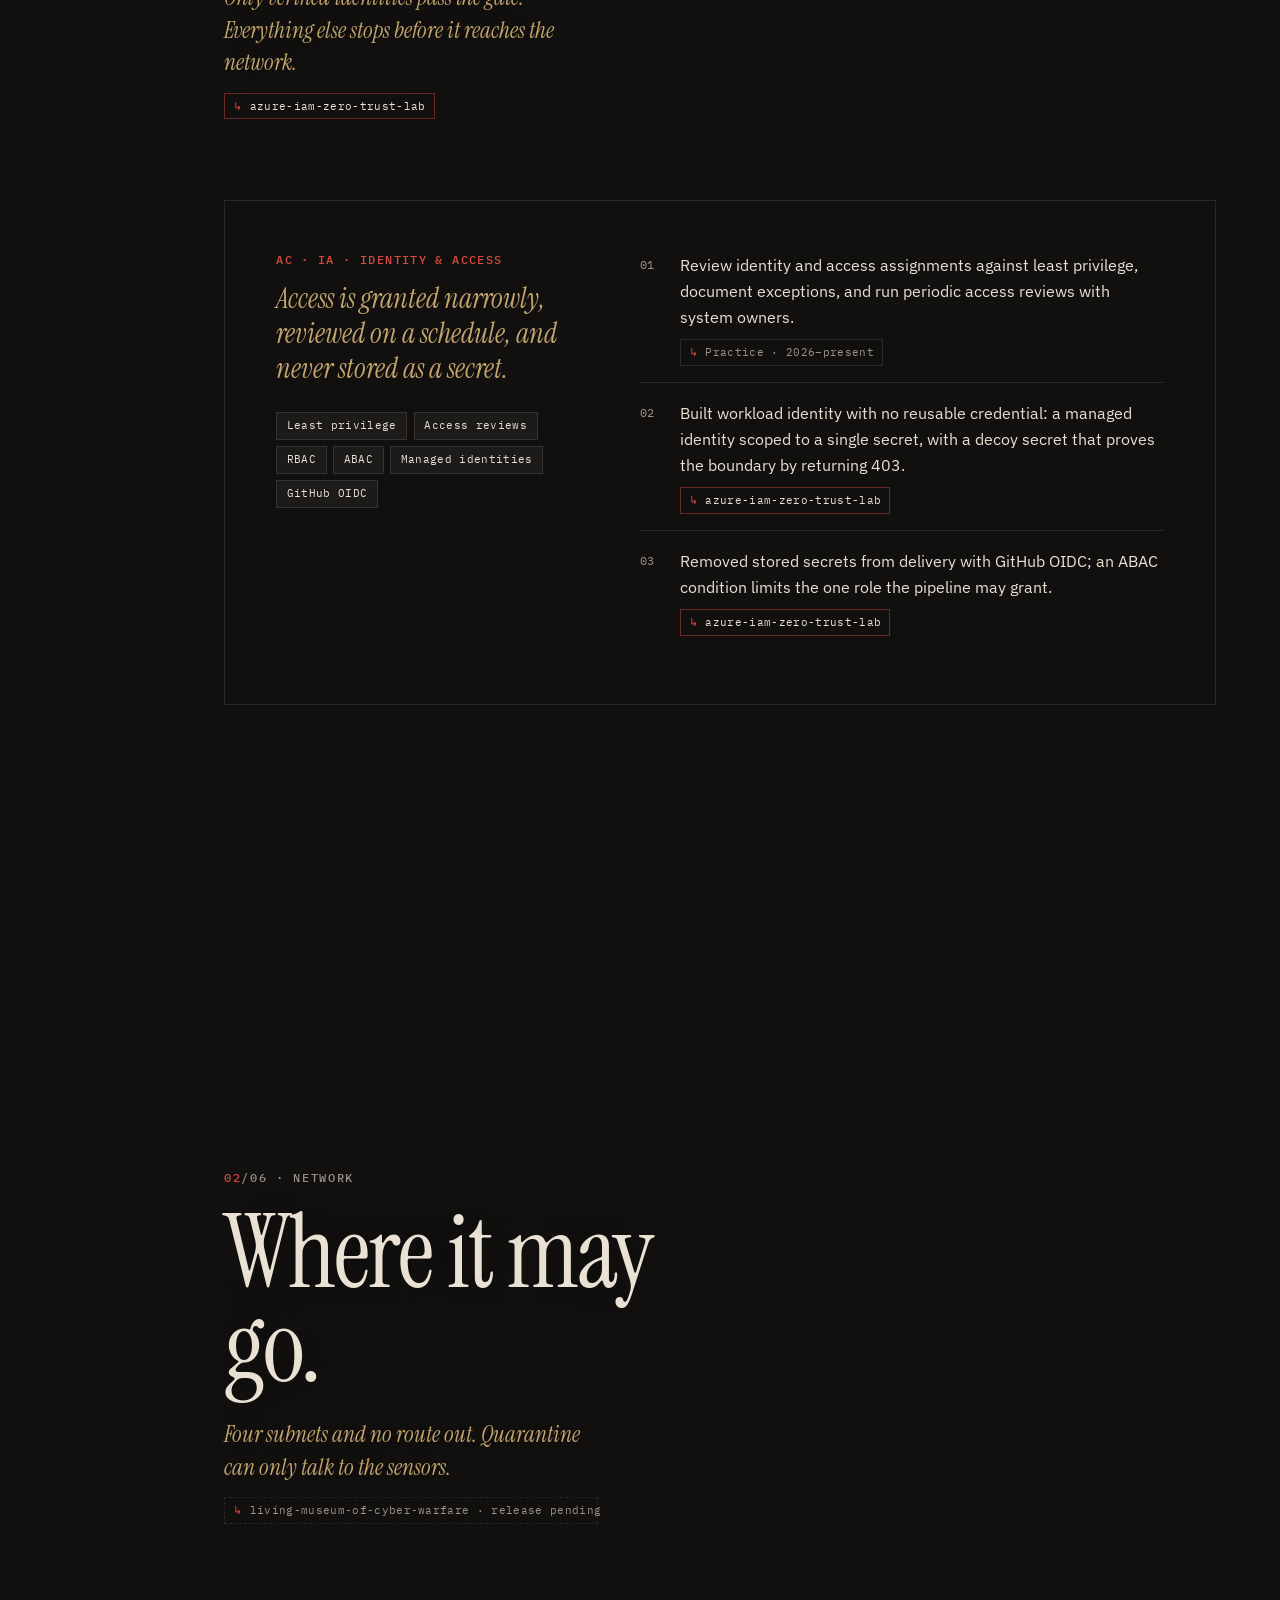
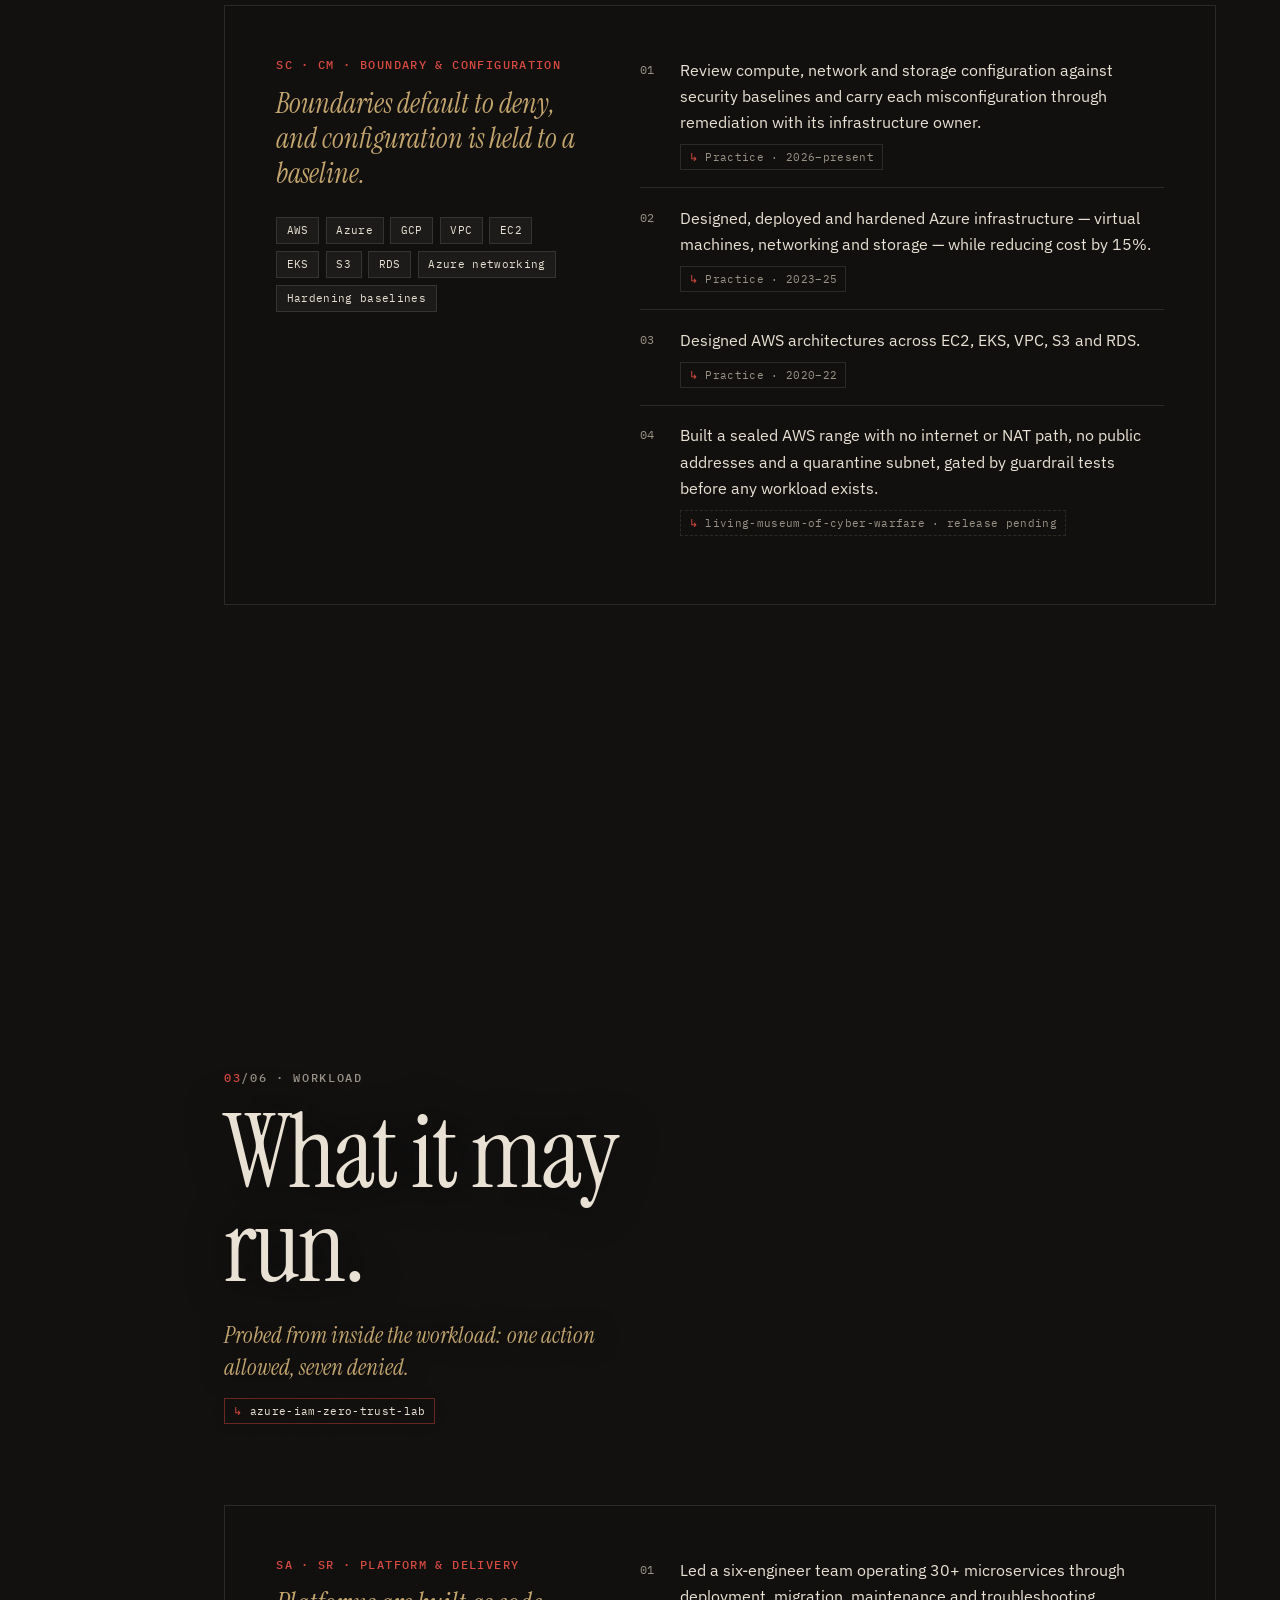
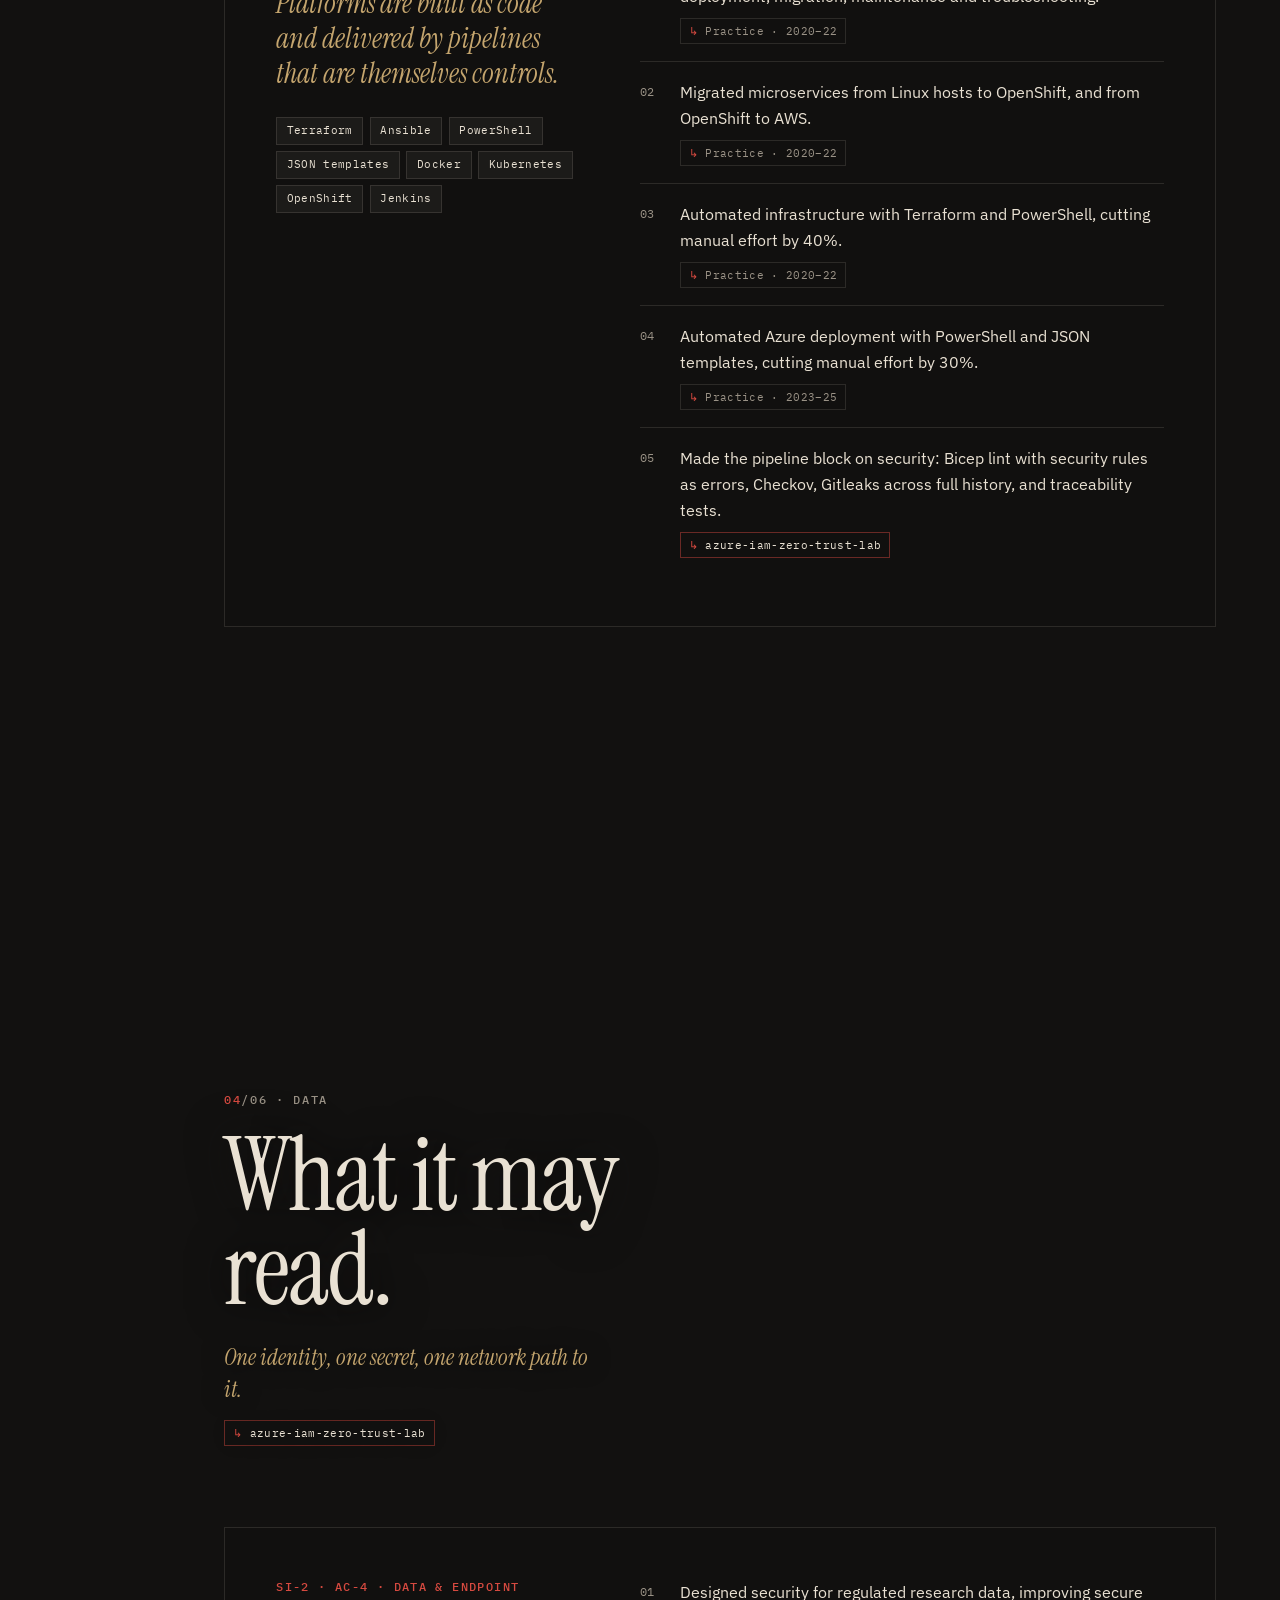
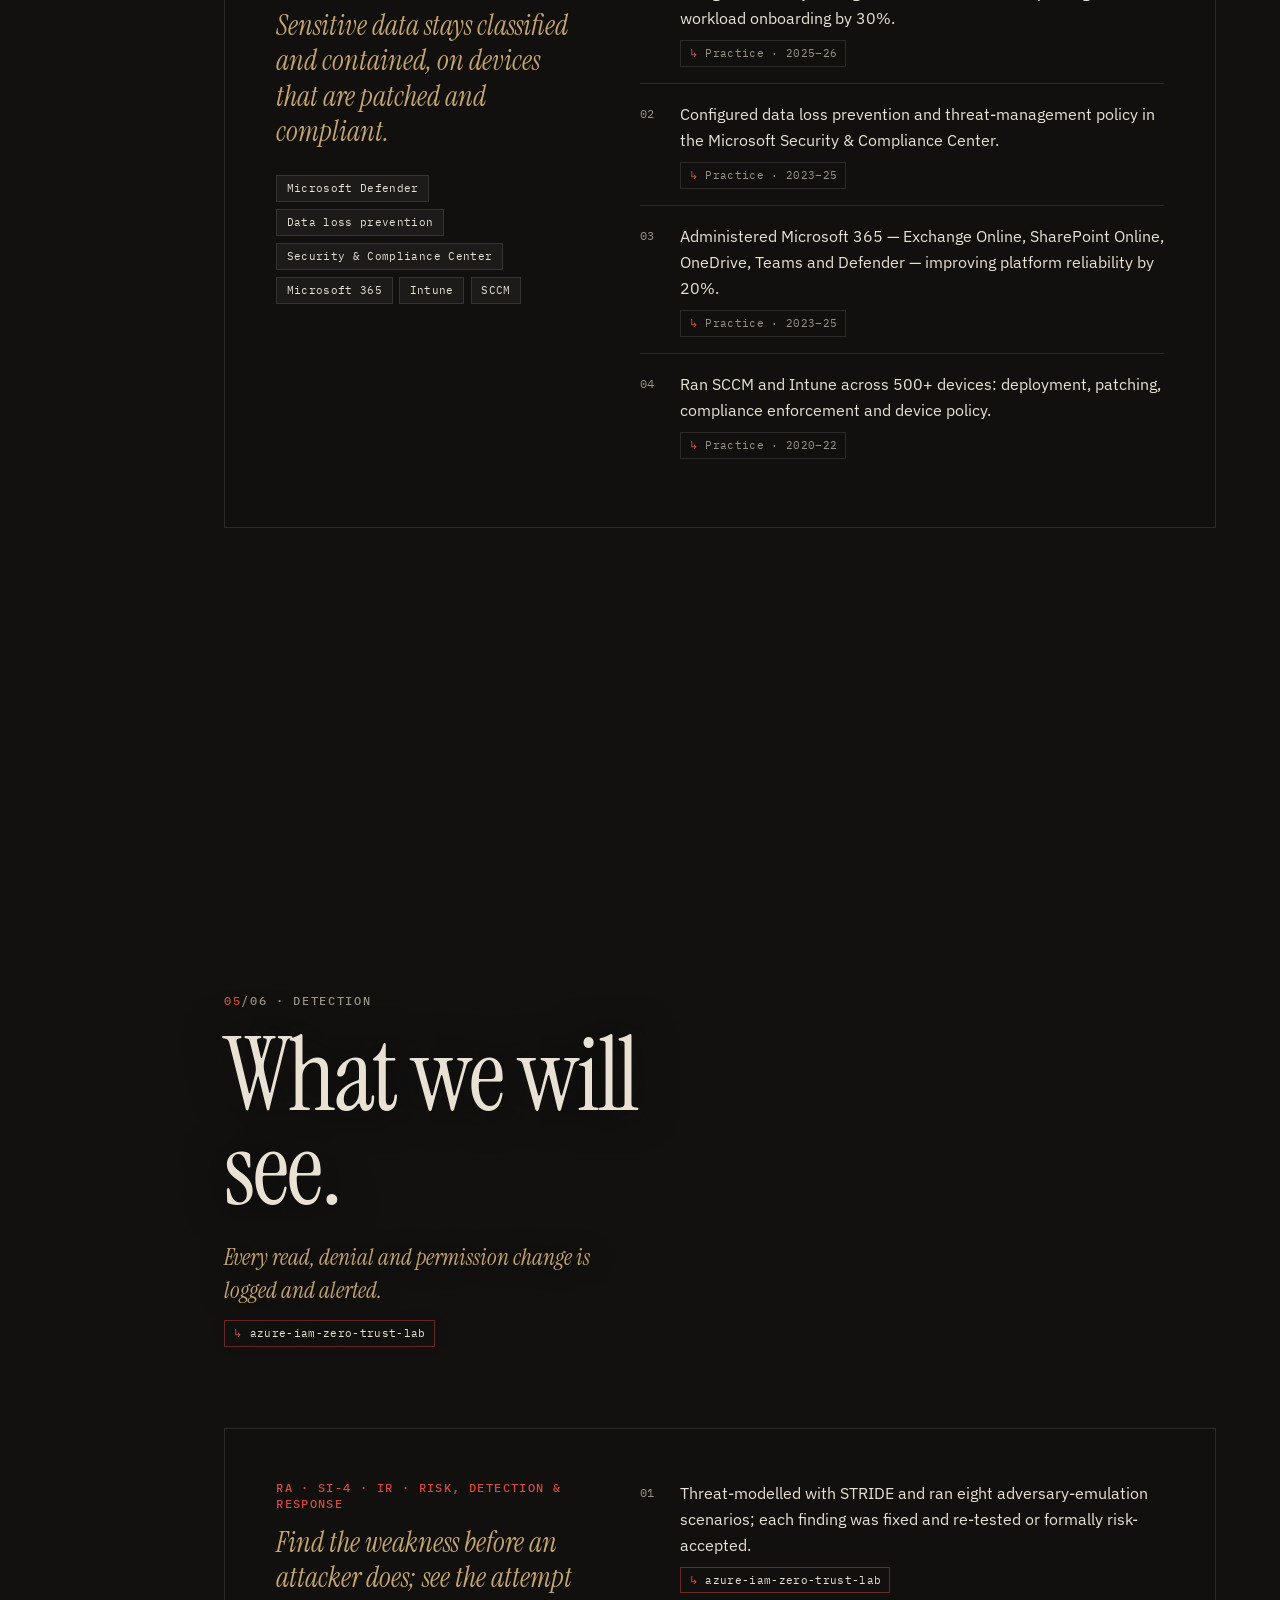
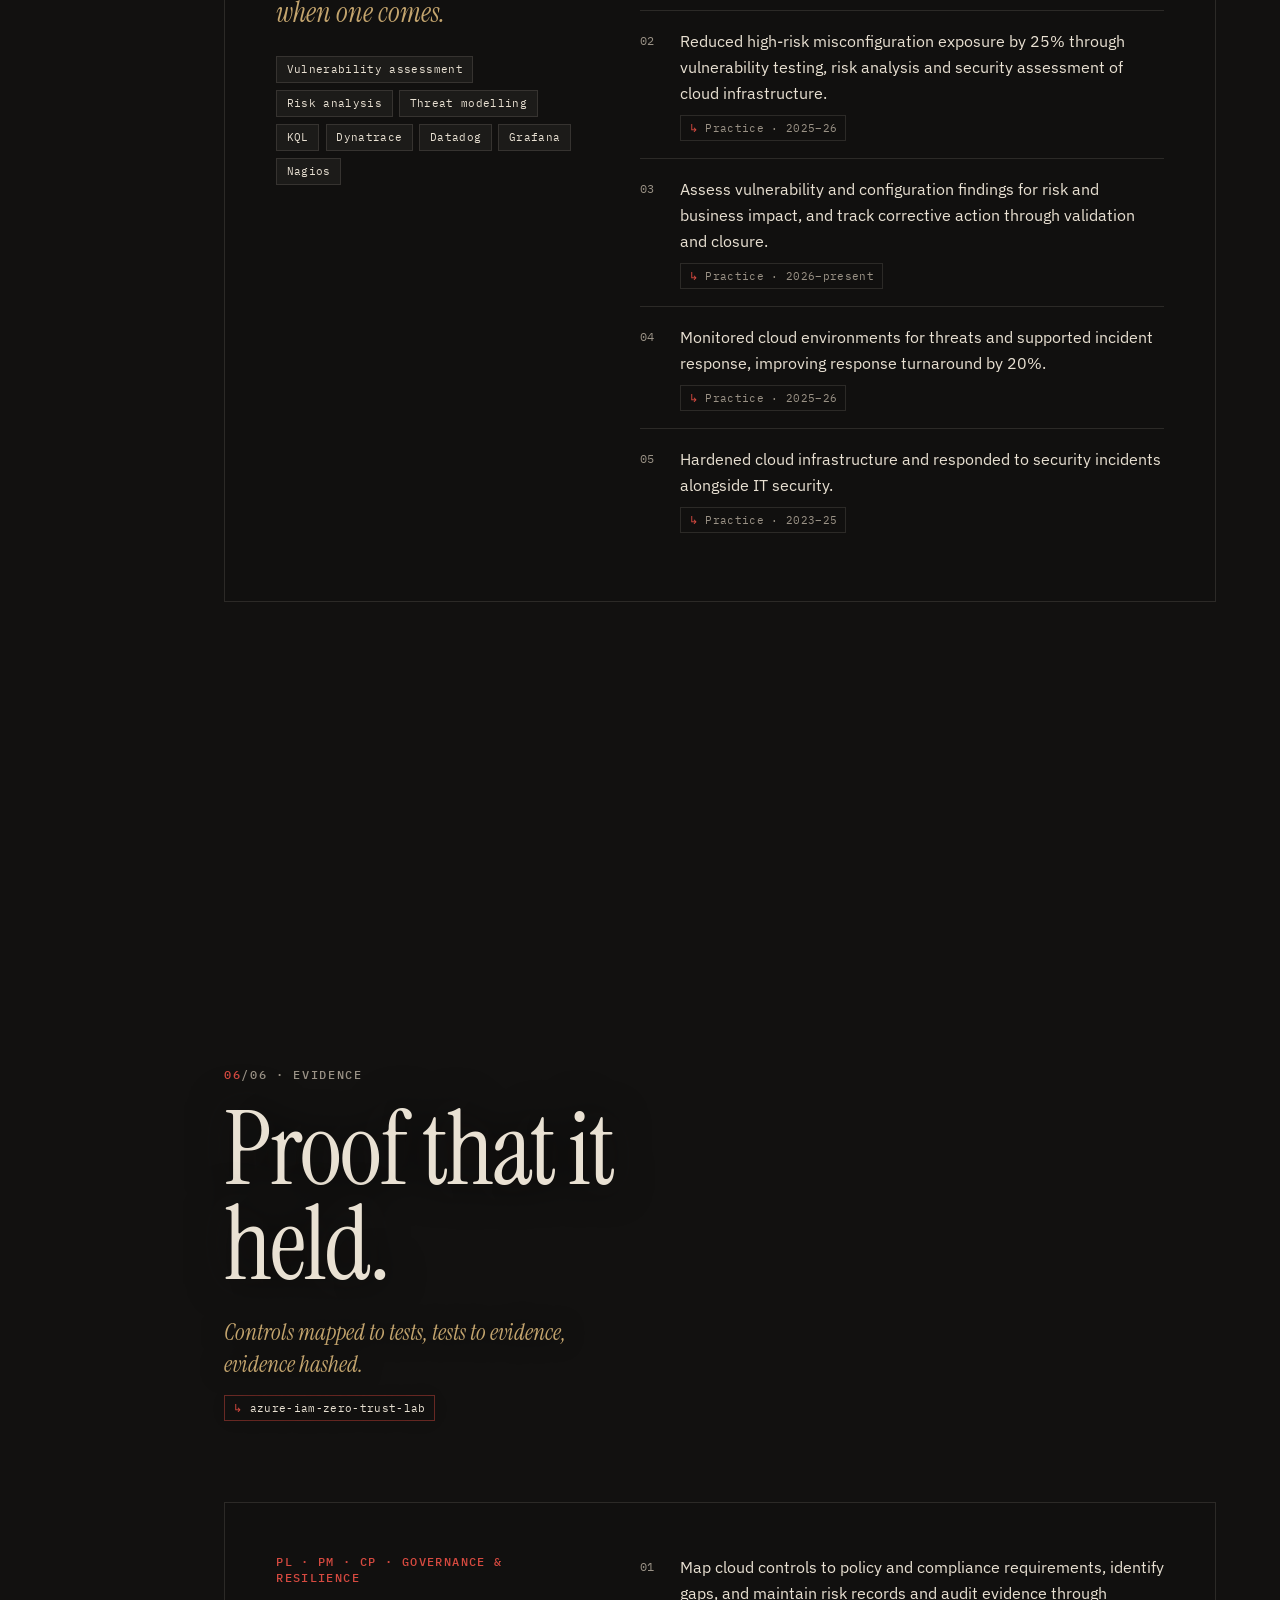
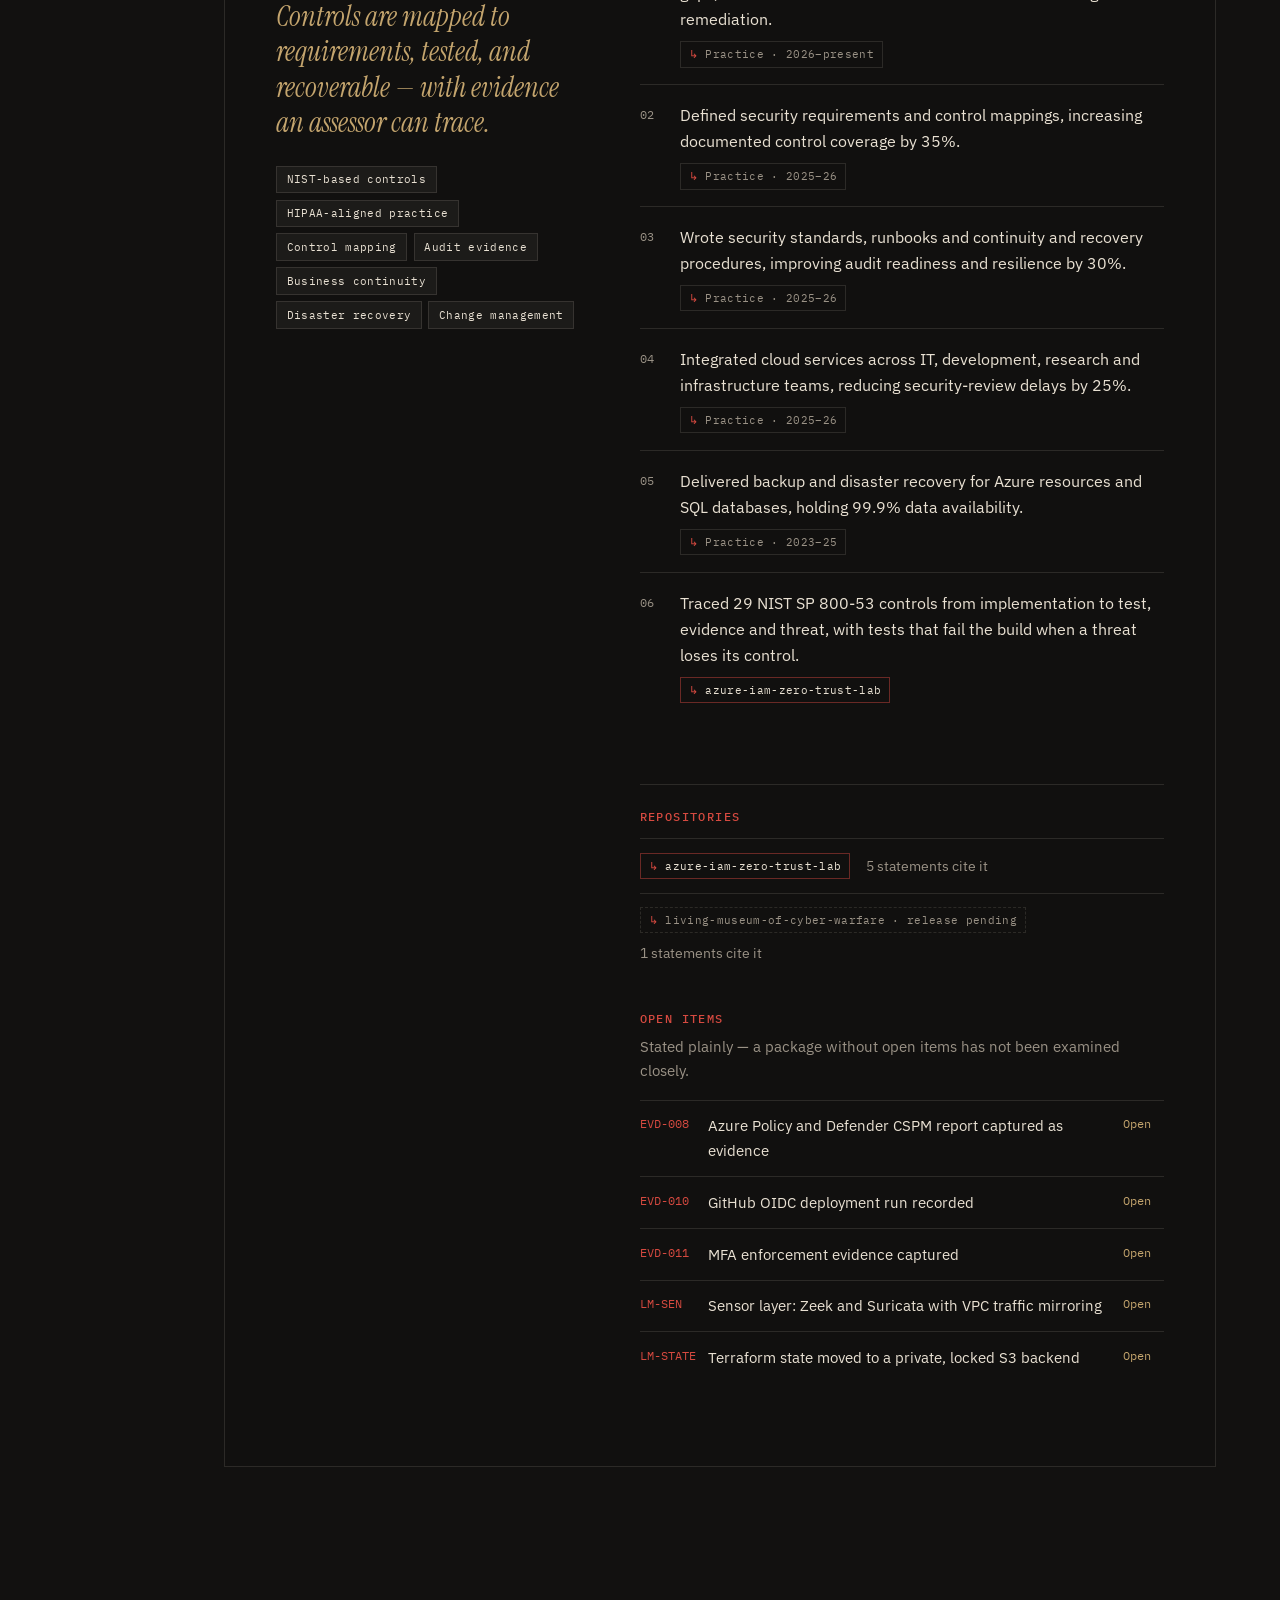
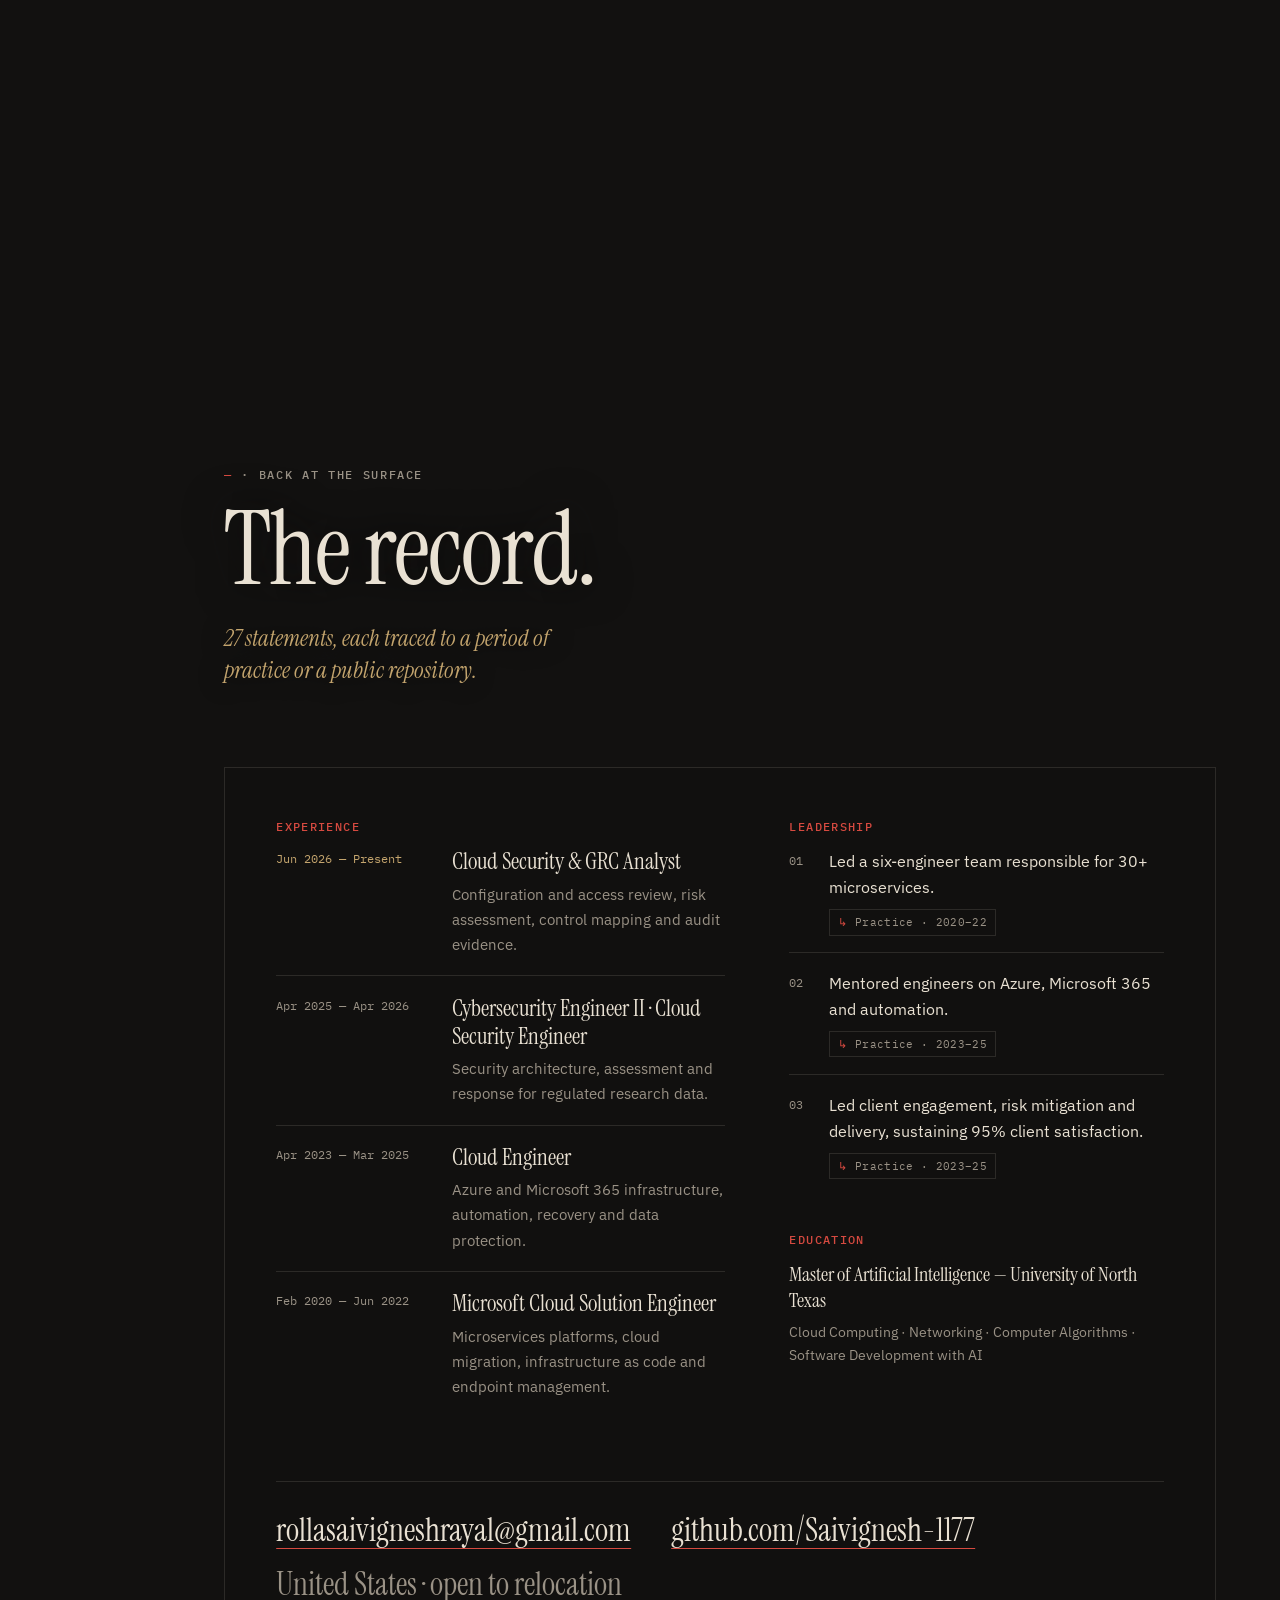
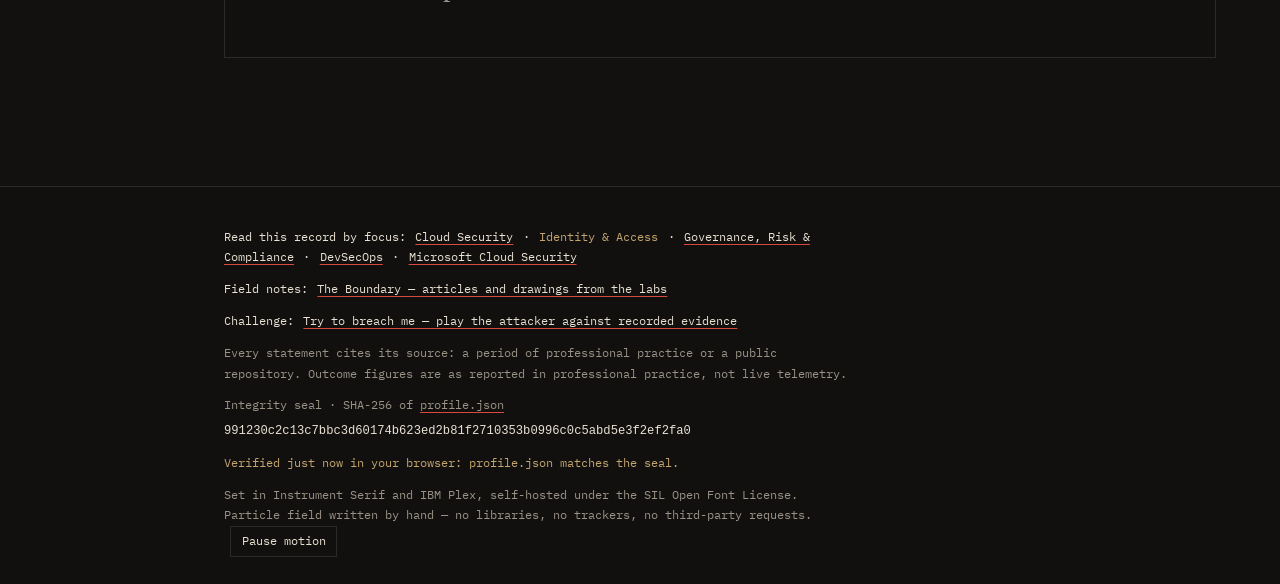
<file: iam/index.html>
<!doctype html>
<html lang="en">
<head>
<meta charset="utf-8">
<meta name="viewport" content="width=device-width, initial-scale=1">
<meta http-equiv="Content-Security-Policy" content="default-src 'none'; style-src 'self'; script-src 'self'; font-src 'self'; img-src 'self'; connect-src 'self'; base-uri 'none'; form-action 'none'">
<meta name="referrer" content="no-referrer">
<title>Sai Vignesh Rayal — Identity &amp; Access Engineer</title>
<meta name="description" content="Five-plus years in cloud engineering and security, centred on who may reach what. I review access against least privilege, build workload identity with no reusable credential, and document every exception until it closes.">
<link rel="canonical" href="https://saivignesh-1177.github.io/Saivignesh-1177/iam/">
<link rel="icon" href="../assets/favicon.svg" type="image/svg+xml">
<link rel="preload" href="../assets/fonts/instrument-serif-400-normal.woff2" as="font" type="font/woff2" crossorigin>
<link rel="stylesheet" href="../styles.css">
<script src="../app.js" defer></script>
</head>
<body>
<a class="skip" href="#identity">Skip to content</a>
<canvas id="field" aria-hidden="true"></canvas>

<header class="masthead">
  <a class="mark" href="#top" aria-label="Back to the surface"><svg xmlns="http://www.w3.org/2000/svg" viewBox="0 0 40 40" fill="none" stroke="currentColor" stroke-linecap="square" role="img" aria-label="SVR seal"><circle cx="20" cy="20" r="13" stroke-width=".6"/><path d="M20.00 4.80L20.00 1.80M33.16 12.40L35.76 10.90M33.16 27.60L35.76 29.10M20.00 35.20L20.00 38.20M6.84 27.60L4.24 29.10M6.84 12.40L4.24 10.90" stroke-width="1.2"/><path d="M14.5 16H11.5A2 2 0 0 0 11.5 20H12.5A2 2 0 0 1 12.5 24H9.5M16.5 16L20 24L23.5 16M25.5 24V16H28.5A2 2 0 0 1 28.5 20H25.5M28 20L30.5 24" stroke-width="1.15"/></svg></a>
  <p class="altimeter" aria-hidden="true"><span id="alt-depth">00</span> <span id="alt-name">Surface · the internet</span></p>
</header>

<nav class="gauge" aria-label="Layers"><ol><li data-for="identity"><span>01</span>Identity</li><li data-for="network"><span>02</span>Network</li><li data-for="workload"><span>03</span>Workload</li><li data-for="data"><span>04</span>Data</li><li data-for="detection"><span>05</span>Detection</li><li data-for="evidence"><span>06</span>Evidence</li></ol></nav>

<main>
<section class="layer hero" id="top" data-scene="internet" data-depth="00" data-title="Surface · the internet">
  <div class="stage">
    <p class="depth"><span>00</span> · Identity &amp; Access</p>
    <h1>Sai Vignesh Rayal</h1>
    <p class="role">Identity &amp; Access Engineer</p>
    <p class="summary">Five-plus years in cloud engineering and security, centred on who may reach what. I review access against least privilege, build workload identity with no reusable credential, and document every exception until it closes.</p>
    <ul class="stats"><li><span class="fig">5+</span><span class="lab">years in cloud engineering and security</span></li><li><span class="fig">3</span><span class="lab">clouds — AWS, Azure, GCP — plus Microsoft 365</span></li><li><span class="fig">30+</span><span class="lab">microservices operated across environments</span></li><li><span class="fig">500+</span><span class="lab">devices managed with Intune and SCCM</span></li></ul>
    <p class="cta"><a href="../breach/">Try to breach my lab <span aria-hidden="true">→</span></a><span>Play the attacker against a real zero-trust lab. Every result is replayed from recorded evidence.</span></p>
    <p class="cue"><span class="cue-text">A cloud estate is a stack of decisions about trust. Descend through one — each layer holds the work I have done there.</span> <span class="cue-arrow" aria-hidden="true">↓</span></p>
  </div>
</section>

<section class="layer" id="identity" data-scene="identity" data-depth="01" data-title="Identity" aria-labelledby="identity-h">
  <div class="stage">
    <p class="depth"><span>01</span>/06 · Identity</p>
    <h2 id="identity-h">Who may enter.</h2>
    <p class="scene-cap">Only verified identities pass the gate. Everything else stops before it reaches the network. <a class="src src-repo" href="https://github.com/Saivignesh-1177/azure-iam-zero-trust-lab">azure-iam-zero-trust-lab</a></p>
  </div>
  <div class="work">
    <header class="work-head">
      <p class="fam">AC · IA · Identity &amp; Access</p>
      <p class="stmt">Access is granted narrowly, reviewed on a schedule, and never stored as a secret.</p>
      <ul class="tools" aria-label="Tools and practices"><li>Least privilege</li><li>Access reviews</li><li>RBAC</li><li>ABAC</li><li>Managed identities</li><li>GitHub OIDC</li></ul>
    </header>
    <ol class="items"><li><p>Review identity and access assignments against least privilege, document exceptions, and run periodic access reviews with system owners.</p><span class="src">Practice · 2026–present</span></li><li><p>Built workload identity with no reusable credential: a managed identity scoped to a single secret, with a decoy secret that proves the boundary by returning 403.</p><a class="src src-repo" href="https://github.com/Saivignesh-1177/azure-iam-zero-trust-lab">azure-iam-zero-trust-lab</a></li><li><p>Removed stored secrets from delivery with GitHub OIDC; an ABAC condition limits the one role the pipeline may grant.</p><a class="src src-repo" href="https://github.com/Saivignesh-1177/azure-iam-zero-trust-lab">azure-iam-zero-trust-lab</a></li></ol>
  </div>
</section>
<section class="layer" id="network" data-scene="network" data-depth="02" data-title="Network" aria-labelledby="network-h">
  <div class="stage">
    <p class="depth"><span>02</span>/06 · Network</p>
    <h2 id="network-h">Where it may go.</h2>
    <p class="scene-cap">Four subnets and no route out. Quarantine can only talk to the sensors. <span class="src src-pending" title="Repository not yet public">living-museum-of-cyber-warfare · release pending</span></p>
  </div>
  <div class="work">
    <header class="work-head">
      <p class="fam">SC · CM · Boundary &amp; Configuration</p>
      <p class="stmt">Boundaries default to deny, and configuration is held to a baseline.</p>
      <ul class="tools" aria-label="Tools and practices"><li>AWS</li><li>Azure</li><li>GCP</li><li>VPC</li><li>EC2</li><li>EKS</li><li>S3</li><li>RDS</li><li>Azure networking</li><li>Hardening baselines</li></ul>
    </header>
    <ol class="items"><li><p>Review compute, network and storage configuration against security baselines and carry each misconfiguration through remediation with its infrastructure owner.</p><span class="src">Practice · 2026–present</span></li><li><p>Designed, deployed and hardened Azure infrastructure — virtual machines, networking and storage — while reducing cost by 15%.</p><span class="src">Practice · 2023–25</span></li><li><p>Designed AWS architectures across EC2, EKS, VPC, S3 and RDS.</p><span class="src">Practice · 2020–22</span></li><li><p>Built a sealed AWS range with no internet or NAT path, no public addresses and a quarantine subnet, gated by guardrail tests before any workload exists.</p><span class="src src-pending" title="Repository not yet public">living-museum-of-cyber-warfare · release pending</span></li></ol>
  </div>
</section>
<section class="layer" id="workload" data-scene="workload" data-depth="03" data-title="Workload" aria-labelledby="workload-h">
  <div class="stage">
    <p class="depth"><span>03</span>/06 · Workload</p>
    <h2 id="workload-h">What it may run.</h2>
    <p class="scene-cap">Probed from inside the workload: one action allowed, seven denied. <a class="src src-repo" href="https://github.com/Saivignesh-1177/azure-iam-zero-trust-lab">azure-iam-zero-trust-lab</a></p>
  </div>
  <div class="work">
    <header class="work-head">
      <p class="fam">SA · SR · Platform &amp; Delivery</p>
      <p class="stmt">Platforms are built as code and delivered by pipelines that are themselves controls.</p>
      <ul class="tools" aria-label="Tools and practices"><li>Terraform</li><li>Ansible</li><li>PowerShell</li><li>JSON templates</li><li>Docker</li><li>Kubernetes</li><li>OpenShift</li><li>Jenkins</li></ul>
    </header>
    <ol class="items"><li><p>Led a six-engineer team operating 30+ microservices through deployment, migration, maintenance and troubleshooting.</p><span class="src">Practice · 2020–22</span></li><li><p>Migrated microservices from Linux hosts to OpenShift, and from OpenShift to AWS.</p><span class="src">Practice · 2020–22</span></li><li><p>Automated infrastructure with Terraform and PowerShell, cutting manual effort by 40%.</p><span class="src">Practice · 2020–22</span></li><li><p>Automated Azure deployment with PowerShell and JSON templates, cutting manual effort by 30%.</p><span class="src">Practice · 2023–25</span></li><li><p>Made the pipeline block on security: Bicep lint with security rules as errors, Checkov, Gitleaks across full history, and traceability tests.</p><a class="src src-repo" href="https://github.com/Saivignesh-1177/azure-iam-zero-trust-lab">azure-iam-zero-trust-lab</a></li></ol>
  </div>
</section>
<section class="layer" id="data" data-scene="data" data-depth="04" data-title="Data" aria-labelledby="data-h">
  <div class="stage">
    <p class="depth"><span>04</span>/06 · Data</p>
    <h2 id="data-h">What it may read.</h2>
    <p class="scene-cap">One identity, one secret, one network path to it. <a class="src src-repo" href="https://github.com/Saivignesh-1177/azure-iam-zero-trust-lab">azure-iam-zero-trust-lab</a></p>
  </div>
  <div class="work">
    <header class="work-head">
      <p class="fam">SI-2 · AC-4 · Data &amp; Endpoint</p>
      <p class="stmt">Sensitive data stays classified and contained, on devices that are patched and compliant.</p>
      <ul class="tools" aria-label="Tools and practices"><li>Microsoft Defender</li><li>Data loss prevention</li><li>Security &amp; Compliance Center</li><li>Microsoft 365</li><li>Intune</li><li>SCCM</li></ul>
    </header>
    <ol class="items"><li><p>Designed security for regulated research data, improving secure workload onboarding by 30%.</p><span class="src">Practice · 2025–26</span></li><li><p>Configured data loss prevention and threat-management policy in the Microsoft Security &amp; Compliance Center.</p><span class="src">Practice · 2023–25</span></li><li><p>Administered Microsoft 365 — Exchange Online, SharePoint Online, OneDrive, Teams and Defender — improving platform reliability by 20%.</p><span class="src">Practice · 2023–25</span></li><li><p>Ran SCCM and Intune across 500+ devices: deployment, patching, compliance enforcement and device policy.</p><span class="src">Practice · 2020–22</span></li></ol>
  </div>
</section>
<section class="layer" id="detection" data-scene="detection" data-depth="05" data-title="Detection" aria-labelledby="detection-h">
  <div class="stage">
    <p class="depth"><span>05</span>/06 · Detection</p>
    <h2 id="detection-h">What we will see.</h2>
    <p class="scene-cap">Every read, denial and permission change is logged and alerted. <a class="src src-repo" href="https://github.com/Saivignesh-1177/azure-iam-zero-trust-lab">azure-iam-zero-trust-lab</a></p>
  </div>
  <div class="work">
    <header class="work-head">
      <p class="fam">RA · SI-4 · IR · Risk, Detection &amp; Response</p>
      <p class="stmt">Find the weakness before an attacker does; see the attempt when one comes.</p>
      <ul class="tools" aria-label="Tools and practices"><li>Vulnerability assessment</li><li>Risk analysis</li><li>Threat modelling</li><li>KQL</li><li>Dynatrace</li><li>Datadog</li><li>Grafana</li><li>Nagios</li></ul>
    </header>
    <ol class="items"><li><p>Threat-modelled with STRIDE and ran eight adversary-emulation scenarios; each finding was fixed and re-tested or formally risk-accepted.</p><a class="src src-repo" href="https://github.com/Saivignesh-1177/azure-iam-zero-trust-lab">azure-iam-zero-trust-lab</a></li><li><p>Reduced high-risk misconfiguration exposure by 25% through vulnerability testing, risk analysis and security assessment of cloud infrastructure.</p><span class="src">Practice · 2025–26</span></li><li><p>Assess vulnerability and configuration findings for risk and business impact, and track corrective action through validation and closure.</p><span class="src">Practice · 2026–present</span></li><li><p>Monitored cloud environments for threats and supported incident response, improving response turnaround by 20%.</p><span class="src">Practice · 2025–26</span></li><li><p>Hardened cloud infrastructure and responded to security incidents alongside IT security.</p><span class="src">Practice · 2023–25</span></li></ol>
  </div>
</section>
<section class="layer" id="evidence" data-scene="evidence" data-depth="06" data-title="Evidence" aria-labelledby="evidence-h">
  <div class="stage">
    <p class="depth"><span>06</span>/06 · Evidence</p>
    <h2 id="evidence-h">Proof that it held.</h2>
    <p class="scene-cap">Controls mapped to tests, tests to evidence, evidence hashed. <a class="src src-repo" href="https://github.com/Saivignesh-1177/azure-iam-zero-trust-lab">azure-iam-zero-trust-lab</a></p>
  </div>
  <div class="work">
    <header class="work-head">
      <p class="fam">PL · PM · CP · Governance &amp; Resilience</p>
      <p class="stmt">Controls are mapped to requirements, tested, and recoverable — with evidence an assessor can trace.</p>
      <ul class="tools" aria-label="Tools and practices"><li>NIST-based controls</li><li>HIPAA-aligned practice</li><li>Control mapping</li><li>Audit evidence</li><li>Business continuity</li><li>Disaster recovery</li><li>Change management</li></ul>
    </header>
    <ol class="items"><li><p>Map cloud controls to policy and compliance requirements, identify gaps, and maintain risk records and audit evidence through remediation.</p><span class="src">Practice · 2026–present</span></li><li><p>Defined security requirements and control mappings, increasing documented control coverage by 35%.</p><span class="src">Practice · 2025–26</span></li><li><p>Wrote security standards, runbooks and continuity and recovery procedures, improving audit readiness and resilience by 30%.</p><span class="src">Practice · 2025–26</span></li><li><p>Integrated cloud services across IT, development, research and infrastructure teams, reducing security-review delays by 25%.</p><span class="src">Practice · 2025–26</span></li><li><p>Delivered backup and disaster recovery for Azure resources and SQL databases, holding 99.9% data availability.</p><span class="src">Practice · 2023–25</span></li><li><p>Traced 29 NIST SP 800-53 controls from implementation to test, evidence and threat, with tests that fail the build when a threat loses its control.</p><a class="src src-repo" href="https://github.com/Saivignesh-1177/azure-iam-zero-trust-lab">azure-iam-zero-trust-lab</a></li></ol><div class="aside"><p class="fam">Repositories</p><ul class="repos"><li><a class="src src-repo" href="https://github.com/Saivignesh-1177/azure-iam-zero-trust-lab">azure-iam-zero-trust-lab</a><span>5 statements cite it</span></li><li><span class="src src-pending" title="Repository not yet public">living-museum-of-cyber-warfare · release pending</span><span>1 statements cite it</span></li></ul><p class="fam">Open items</p><p class="lede">Stated plainly — a package without open items has not been examined closely.</p><table><tbody><tr><td>EVD-008</td><td>Azure Policy and Defender CSPM report captured as evidence</td><td>Open</td></tr><tr><td>EVD-010</td><td>GitHub OIDC deployment run recorded</td><td>Open</td></tr><tr><td>EVD-011</td><td>MFA enforcement evidence captured</td><td>Open</td></tr><tr><td>LM-SEN</td><td>Sensor layer: Zeek and Suricata with VPC traffic mirroring</td><td>Open</td></tr><tr><td>LM-STATE</td><td>Terraform state moved to a private, locked S3 backend</td><td>Open</td></tr></tbody></table></div>
  </div>
</section>
<section class="layer record" id="record" data-scene="surface" data-depth="—" data-title="The record" aria-labelledby="record-h">
  <div class="stage">
    <p class="depth"><span>—</span> · Back at the surface</p>
    <h2 id="record-h">The record.</h2>
    <p class="scene-cap">27 statements, each traced to a period of practice or a public repository.</p>
  </div>
  <div class="work record-work">
    <div><p class="fam">Experience</p><ol class="timeline"><li><p class="when">Jun 2026 — Present</p><div><h3>Cloud Security &amp; GRC Analyst</h3><p>Configuration and access review, risk assessment, control mapping and audit evidence.</p></div></li><li><p class="when">Apr 2025 — Apr 2026</p><div><h3>Cybersecurity Engineer II · Cloud Security Engineer</h3><p>Security architecture, assessment and response for regulated research data.</p></div></li><li><p class="when">Apr 2023 — Mar 2025</p><div><h3>Cloud Engineer</h3><p>Azure and Microsoft 365 infrastructure, automation, recovery and data protection.</p></div></li><li><p class="when">Feb 2020 — Jun 2022</p><div><h3>Microsoft Cloud Solution Engineer</h3><p>Microservices platforms, cloud migration, infrastructure as code and endpoint management.</p></div></li></ol></div>
    <div>
      <p class="fam">Leadership</p><ol class="items"><li><p>Led a six-engineer team responsible for 30+ microservices.</p><span class="src">Practice · 2020–22</span></li><li><p>Mentored engineers on Azure, Microsoft 365 and automation.</p><span class="src">Practice · 2023–25</span></li><li><p>Led client engagement, risk mitigation and delivery, sustaining 95% client satisfaction.</p><span class="src">Practice · 2023–25</span></li></ol>
      <p class="fam">Education</p><p class="edu">Master of Artificial Intelligence — University of North Texas</p><p class="edu-detail">Cloud Computing · Networking · Computer Algorithms · Software Development with AI</p>
    </div>
    <div class="contact">
      <a href="mailto:rollasaivigneshrayal@gmail.com">rollasaivigneshrayal@gmail.com</a>
      <a href="https://github.com/Saivignesh-1177">github.com/Saivignesh-1177</a>
      <span>United States · open to relocation</span>
    </div>
  </div>
</section>
</main>

<footer class="integrity">
  <p class="focus-nav">Read this record by focus: <a href="../">Cloud Security</a> · <a href="../iam/" aria-current="page">Identity &amp; Access</a> · <a href="../grc/">Governance, Risk &amp; Compliance</a> · <a href="../devsecops/">DevSecOps</a> · <a href="../microsoft/">Microsoft Cloud Security</a></p>
  <p class="focus-nav">Field notes: <a href="../journal/">The Boundary — articles and drawings from the labs</a></p>
  <p class="focus-nav">Challenge: <a href="../breach/">Try to breach me — play the attacker against recorded evidence</a></p>
  <p>Every statement cites its source: a period of professional practice or a public repository. Outcome figures are as reported in professional practice, not live telemetry.</p>
  <p>Integrity seal · SHA-256 of <a href="../profile.json">profile.json</a> <code id="seal" data-src="../profile.json" data-digest="991230c2c13c7bbc3d60174b623ed2b81f2710353b0996c0c5abd5e3f2ef2fa0">991230c2c13c7bbc3d60174b623ed2b81f2710353b0996c0c5abd5e3f2ef2fa0</code></p>
  <p id="verify" aria-live="polite">Verification runs in your browser when scripts are enabled.</p>
  <p>Set in Instrument Serif and IBM Plex, self-hosted under the SIL Open Font License. Particle field written by hand — no libraries, no trackers, no third-party requests. <button type="button" id="motion">Pause motion</button></p>
</footer>
</body>
</html>
</file>
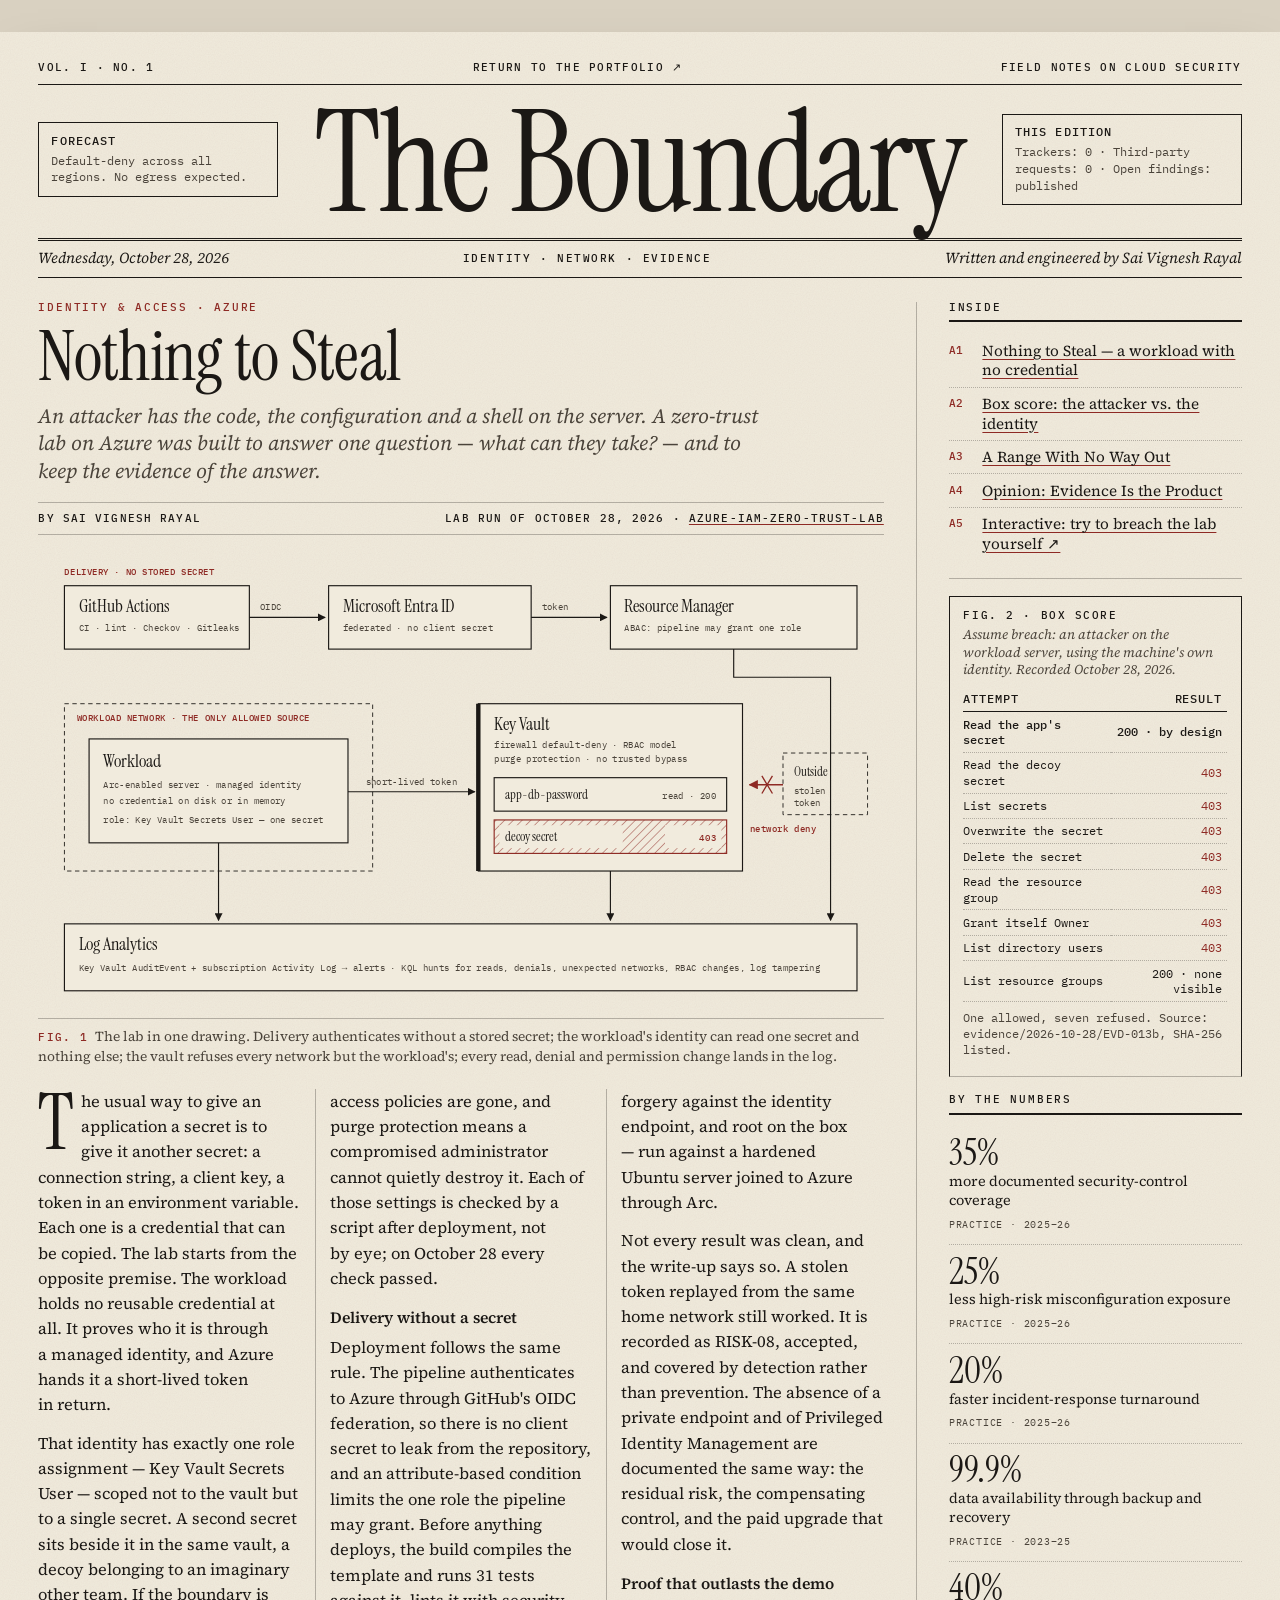
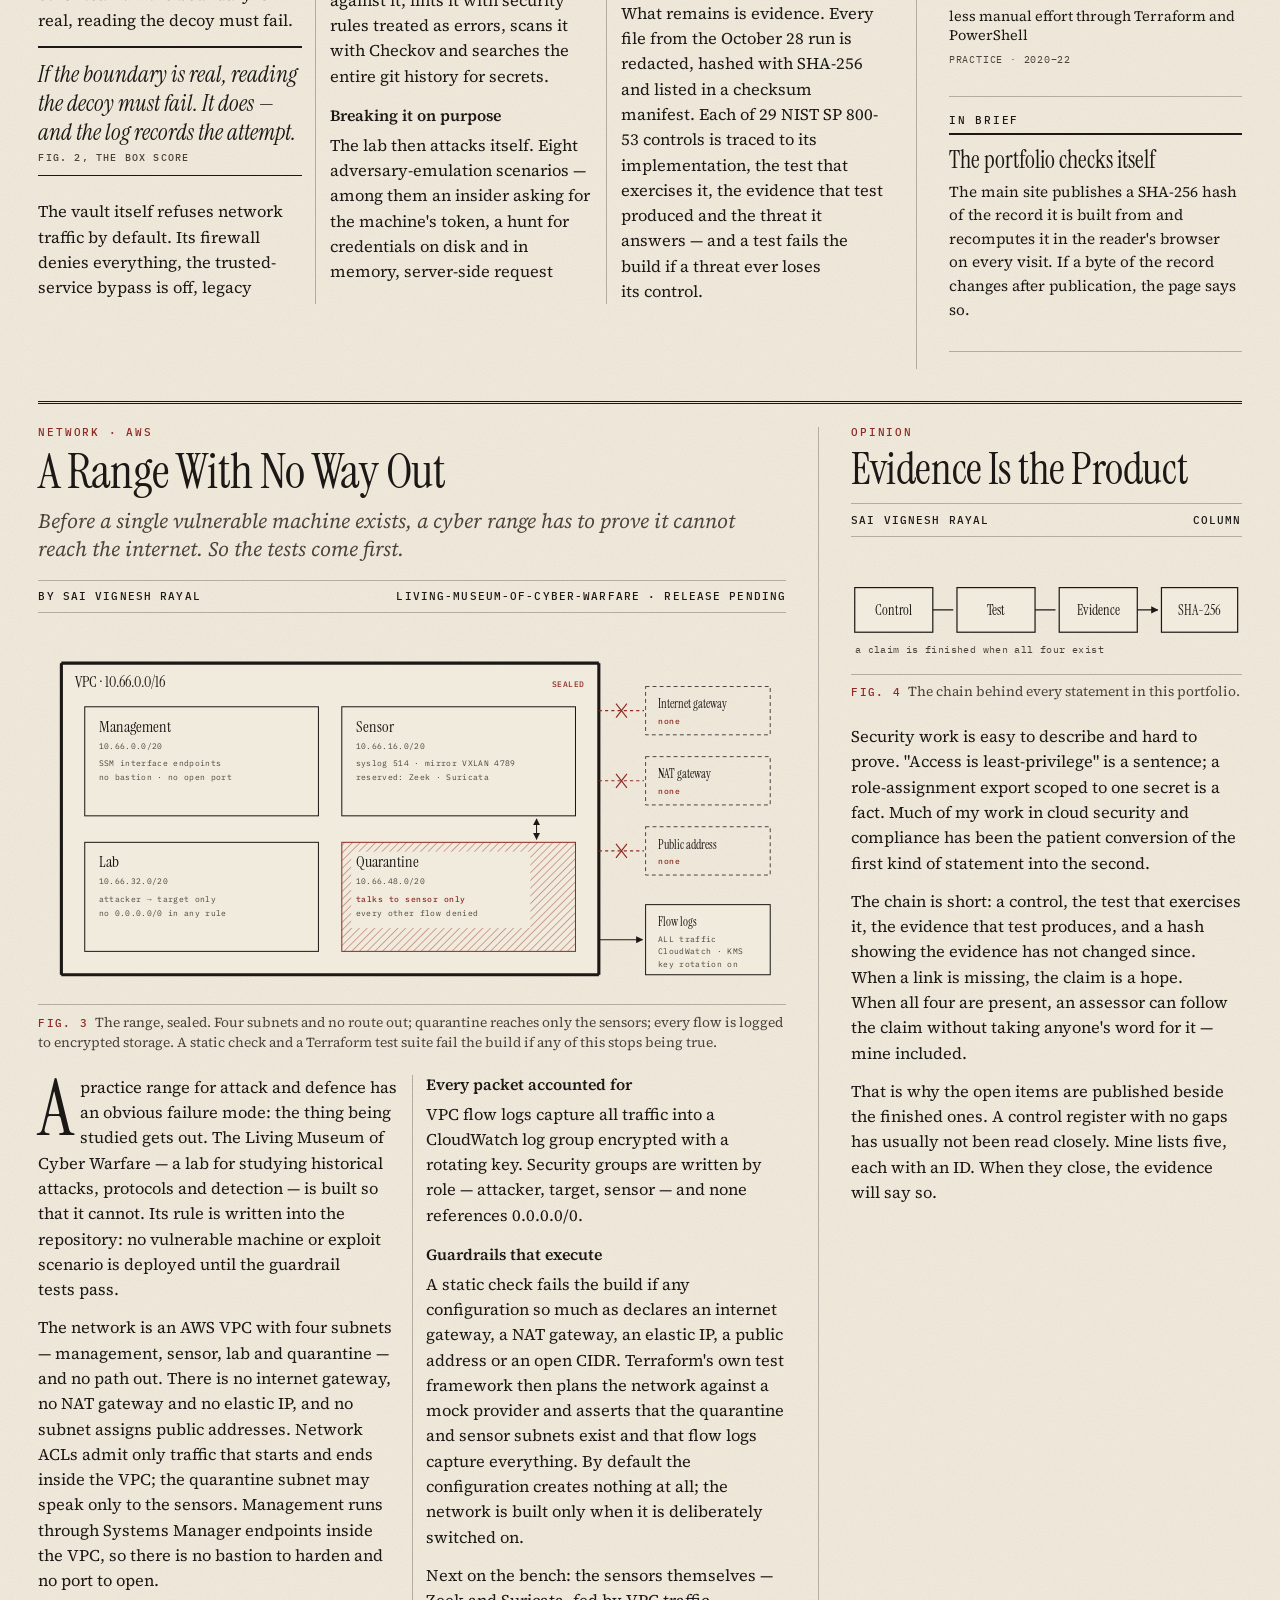
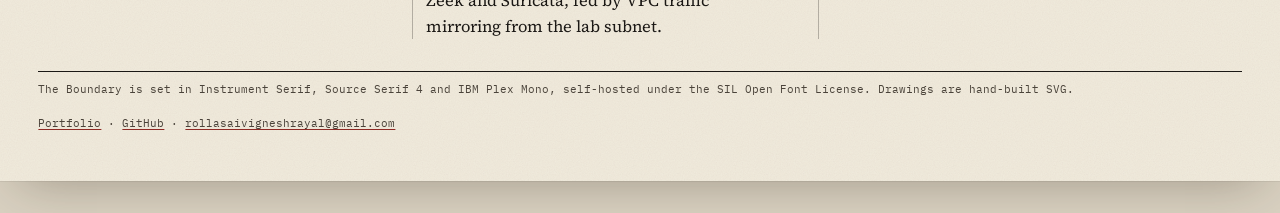
<file: journal/index.html>
<!doctype html>
<html lang="en">
<head>
<meta charset="utf-8">
<meta name="viewport" content="width=device-width, initial-scale=1">
<meta http-equiv="Content-Security-Policy" content="default-src 'none'; style-src 'self'; font-src 'self'; img-src 'self'; base-uri 'none'; form-action 'none'">
<meta name="referrer" content="no-referrer">
<title>The Boundary — Field notes on cloud security · Sai Vignesh Rayal</title>
<meta name="description" content="Field notes on cloud security, identity and evidence: how a zero-trust Azure lab leaves nothing to steal, and how a cyber range is sealed before anything runs in it.">
<link rel="canonical" href="https://saivignesh-1177.github.io/Saivignesh-1177/journal/">
<link rel="icon" href="../assets/favicon.svg" type="image/svg+xml">
<link rel="preload" href="../assets/fonts/source-serif-4-400-normal.woff2" as="font" type="font/woff2" crossorigin>
<link rel="stylesheet" href="../journal.css">
</head>
<body>
<div class="sheet">

<header>
  <div class="folio">
    <span>Vol. I · No. 1</span>
    <a href="../">Return to the portfolio ↗</a>
    <span>Field notes on cloud security</span>
  </div>
  <div class="flag">
    <p class="ear"><b>Forecast</b>Default-deny across all regions. No egress expected.</p>
    <h1>The Boundary</h1>
    <p class="ear right"><b>This edition</b>Trackers: 0 · Third-party requests: 0 · Open findings: published</p>
  </div>
  <div class="dateline">
    <span>Wednesday, October 28, 2026</span>
    <span>Identity · Network · Evidence</span>
    <span>Written and engineered by Sai Vignesh Rayal</span>
  </div>
</header>

<main class="front">
  <article class="lead" id="nothing-to-steal" aria-labelledby="a1">
    <p class="kicker">Identity &amp; Access · Azure</p>
    <h2 class="headline" id="a1">Nothing to Steal</h2>
    <p class="deck">An attacker has the code, the configuration and a shell on the server. A zero-trust lab on Azure was built to answer one question — what can they take? — and to keep the evidence of the answer.</p>
    <p class="byline"><span>By Sai Vignesh Rayal</span><span>Lab run of October 28, 2026 · <a href="https://github.com/Saivignesh-1177/azure-iam-zero-trust-lab">azure-iam-zero-trust-lab</a></span></p>

    <figure>
      <svg viewBox="0 0 960 520" role="img" aria-labelledby="f1t">
        <title id="f1t">Architecture of the zero-trust lab: secretless delivery, a workload identity scoped to one secret, a default-deny vault, and audit logging.</title>
        <defs>
          <pattern id="hatch" width="7" height="7" patternUnits="userSpaceOnUse" patternTransform="rotate(45)"><line x1="0" y1="0" x2="0" y2="7" stroke="#8E2A24" stroke-width="1"/></pattern>
          <marker id="arr" viewBox="0 0 10 10" refX="9" refY="5" markerWidth="7" markerHeight="7" orient="auto-start-reverse"><path d="M0 0L10 5L0 10z" fill="#1B1815"/></marker>
          <marker id="arr-r" viewBox="0 0 10 10" refX="9" refY="5" markerWidth="7" markerHeight="7" orient="auto"><path d="M0 0L10 5L0 10z" fill="#8E2A24"/></marker>
        </defs>
        <!-- delivery -->
        <text x="30" y="24" class="d-mr">DELIVERY · NO STORED SECRET</text>
        <rect x="30" y="36" width="210" height="72" class="d-box"/>
        <text x="46" y="66" class="d-h">GitHub Actions</text>
        <text x="46" y="88" class="d-m">CI · lint · Checkov · Gitleaks</text>
        <rect x="330" y="36" width="230" height="72" class="d-box"/>
        <text x="346" y="66" class="d-h">Microsoft Entra ID</text>
        <text x="346" y="88" class="d-m">federated · no client secret</text>
        <rect x="650" y="36" width="280" height="72" class="d-box"/>
        <text x="666" y="66" class="d-h">Resource Manager</text>
        <text x="666" y="88" class="d-m">ABAC: pipeline may grant one role</text>
        <path d="M240 72H326" class="d-line" marker-end="url(#arr)"/><text x="252" y="64" class="d-m">OIDC</text>
        <path d="M560 72H646" class="d-line" marker-end="url(#arr)"/><text x="572" y="64" class="d-m">token</text>

        <!-- workload -->
        <rect x="30" y="170" width="350" height="190" class="d-soft"/>
        <text x="44" y="190" class="d-mr">WORKLOAD NETWORK · THE ONLY ALLOWED SOURCE</text>
        <rect x="58" y="210" width="294" height="118" class="d-box"/>
        <text x="74" y="242" class="d-h">Workload</text>
        <text x="74" y="266" class="d-m">Arc-enabled server · managed identity</text>
        <text x="74" y="284" class="d-m">no credential on disk or in memory</text>
        <text x="74" y="306" class="d-m">role: Key Vault Secrets User — one secret</text>

        <!-- vault -->
        <rect x="500" y="170" width="300" height="190" class="d-box"/>
        <path d="M500 170V360" stroke="#1B1815" stroke-width="5"/>
        <text x="518" y="200" class="d-h">Key Vault</text>
        <text x="518" y="220" class="d-m">firewall default-deny · RBAC model</text>
        <text x="518" y="236" class="d-m">purge protection · no trusted bypass</text>
        <rect x="518" y="254" width="264" height="38" class="d-box"/>
        <text x="530" y="278" class="d-t">app-db-password</text>
        <text x="770" y="278" text-anchor="end" class="d-m">read · 200</text>
        <rect x="518" y="302" width="264" height="38" class="d-hatch"/>
        <rect x="524" y="308" width="140" height="26" fill="#F1EBDD"/>
        <text x="530" y="326" class="d-t">decoy secret</text>
        <rect x="712" y="308" width="64" height="26" fill="#F1EBDD"/>
        <text x="770" y="326" text-anchor="end" class="d-mr">403</text>
        <path d="M352 270H496" class="d-line" marker-end="url(#arr)"/>
        <text x="372" y="262" class="d-m">short-lived token</text>

        <!-- outsider -->
        <rect x="846" y="226" width="96" height="70" class="d-soft"/>
        <text x="858" y="252" class="d-t">Outside</text>
        <text x="858" y="272" class="d-m">stolen</text>
        <text x="858" y="286" class="d-m">token</text>
        <path d="M846 262H808" class="d-red" marker-end="url(#arr-r)"/>
        <path d="M822 252l12 20M834 252l-12 20" class="d-red"/>
        <text x="808" y="316" class="d-mr" text-anchor="start">network deny</text>

        <!-- logging -->
        <rect x="30" y="420" width="900" height="76" class="d-box"/>
        <text x="46" y="450" class="d-h">Log Analytics</text>
        <text x="46" y="474" class="d-m">Key Vault AuditEvent + subscription Activity Log → alerts · KQL hunts for reads, denials, unexpected networks, RBAC changes, log tampering</text>
        <path d="M650 360V416" class="d-line" marker-end="url(#arr)"/>
        <path d="M790 108V140H900V416" class="d-line" marker-end="url(#arr)"/>
        <path d="M205 328V416" class="d-line" marker-end="url(#arr)"/>
      </svg>
      <figcaption><b>Fig. 1</b>The lab in one drawing. Delivery authenticates without a stored secret; the workload's identity can read one secret and nothing else; the vault refuses every network but the workload's; every read, denial and permission change lands in the log.</figcaption>
    </figure>

    <div class="cols">
      <p class="drop">The usual way to give an application a secret is to give it another secret: a connection string, a client key, a token in an environment variable. Each one is a credential that can be copied. The lab starts from the opposite premise. The workload holds no reusable credential at all. It proves who it is through a managed identity, and Azure hands it a short-lived token in return.</p>
      <p>That identity has exactly one role assignment — Key Vault Secrets User — scoped not to the vault but to a single secret. A second secret sits beside it in the same vault, a decoy belonging to an imaginary other team. If the boundary is real, reading the decoy must fail.</p>
      <blockquote class="pull">If the boundary is real, reading the decoy must fail. It does — and the log records the attempt.<cite>Fig. 2, the box score</cite></blockquote>
      <p>The vault itself refuses network traffic by default. Its firewall denies everything, the trusted-service bypass is off, legacy access policies are gone, and purge protection means a compromised administrator cannot quietly destroy it. Each of those settings is checked by a script after deployment, not by eye; on October 28 every check passed.</p>
      <h4>Delivery without a secret</h4>
      <p>Deployment follows the same rule. The pipeline authenticates to Azure through GitHub's OIDC federation, so there is no client secret to leak from the repository, and an attribute-based condition limits the one role the pipeline may grant. Before anything deploys, the build compiles the template and runs 31 tests against it, lints it with security rules treated as errors, scans it with Checkov and searches the entire git history for secrets.</p>
      <h4>Breaking it on purpose</h4>
      <p>The lab then attacks itself. Eight adversary-emulation scenarios — among them an insider asking for the machine's token, a hunt for credentials on disk and in memory, server-side request forgery against the identity endpoint, and root on the box — run against a hardened Ubuntu server joined to Azure through Arc.</p>
      <p>Not every result was clean, and the write-up says so. A stolen token replayed from the same home network still worked. It is recorded as RISK-08, accepted, and covered by detection rather than prevention. The absence of a private endpoint and of Privileged Identity Management are documented the same way: the residual risk, the compensating control, and the paid upgrade that would close it.</p>
      <h4>Proof that outlasts the demo</h4>
      <p>What remains is evidence. Every file from the October 28 run is redacted, hashed with SHA-256 and listed in a checksum manifest. Each of 29 NIST SP 800-53 controls is traced to its implementation, the test that exercises it, the evidence that test produced and the threat it answers — and a test fails the build if a threat ever loses its control.</p>
    </div>
  </article>

  <aside class="rail" aria-label="Inside this edition">
    <section>
      <h3>Inside</h3>
      <ol class="index">
        <li><span>A1</span><a href="#nothing-to-steal">Nothing to Steal — a workload with no credential</a></li>
        <li><span>A2</span><a href="#box-score">Box score: the attacker vs. the identity</a></li>
        <li><span>A3</span><a href="#no-way-out">A Range With No Way Out</a></li>
        <li><span>A4</span><a href="#evidence">Opinion: Evidence Is the Product</a></li>
        <li><span>A5</span><a href="../breach/">Interactive: try to breach the lab yourself ↗</a></li>
      </ol>
    </section>

    <section class="box" id="box-score" aria-labelledby="bs">
      <h4 id="bs">Fig. 2 · Box score</h4>
      <p class="sub">Assume breach: an attacker on the workload server, using the machine's own identity. Recorded October 28, 2026.</p>
      <table>
        <thead><tr><th scope="col">Attempt</th><th scope="col">Result</th></tr></thead>
        <tbody>
          <tr class="ok"><td>Read the app's secret</td><td class="yes">200 · by design</td></tr>
          <tr><td>Read the decoy secret</td><td class="no">403</td></tr>
          <tr><td>List secrets</td><td class="no">403</td></tr>
          <tr><td>Overwrite the secret</td><td class="no">403</td></tr>
          <tr><td>Delete the secret</td><td class="no">403</td></tr>
          <tr><td>Read the resource group</td><td class="no">403</td></tr>
          <tr><td>Grant itself Owner</td><td class="no">403</td></tr>
          <tr><td>List directory users</td><td class="no">403</td></tr>
          <tr><td>List resource groups</td><td>200 · none visible</td></tr>
        </tbody>
      </table>
      <p class="note">One allowed, seven refused. Source: evidence/2026-10-28/EVD-013b, SHA-256 listed.</p>
    </section>

    <section>
      <h3>By the numbers</h3>
      <ul class="numbers">
        <li><b>35%</b><span>more documented security-control coverage</span><small>Practice · 2025–26</small></li>
        <li><b>25%</b><span>less high-risk misconfiguration exposure</span><small>Practice · 2025–26</small></li>
        <li><b>20%</b><span>faster incident-response turnaround</span><small>Practice · 2025–26</small></li>
        <li><b>99.9%</b><span>data availability through backup and recovery</span><small>Practice · 2023–25</small></li>
        <li><b>40%</b><span>less manual effort through Terraform and PowerShell</span><small>Practice · 2020–22</small></li>
      </ul>
    </section>

    <section class="brief">
      <h3>In brief</h3>
      <h4>The portfolio checks itself</h4>
      <p>The main site publishes a SHA-256 hash of the record it is built from and recomputes it in the reader's browser on every visit. If a byte of the record changes after publication, the page says so.</p>
    </section>
  </aside>
</main>

<section class="fold">
  <article id="no-way-out" aria-labelledby="a3">
    <p class="kicker">Network · AWS</p>
    <h2 class="headline second" id="a3">A Range With No Way Out</h2>
    <p class="deck">Before a single vulnerable machine exists, a cyber range has to prove it cannot reach the internet. So the tests come first.</p>
    <p class="byline"><span>By Sai Vignesh Rayal</span><span>living-museum-of-cyber-warfare · release pending</span></p>

    <figure>
      <svg viewBox="0 0 960 470" role="img" aria-labelledby="f3t">
        <title id="f3t">The sealed AWS range: four subnets inside a VPC, with no internet gateway, NAT gateway or public IP, and flow logs to encrypted storage.</title>
        <defs>
          <pattern id="hatch2" width="7" height="7" patternUnits="userSpaceOnUse" patternTransform="rotate(45)"><line x1="0" y1="0" x2="0" y2="7" stroke="#8E2A24" stroke-width="1"/></pattern>
          <marker id="arr2" viewBox="0 0 10 10" refX="9" refY="5" markerWidth="7" markerHeight="7" orient="auto-start-reverse"><path d="M0 0L10 5L0 10z" fill="#1B1815"/></marker>
        </defs>
        <rect x="30" y="40" width="690" height="400" class="d-box"/>
        <rect x="30" y="40" width="690" height="400" fill="none" stroke="#1B1815" stroke-width="4" stroke-dasharray="1 0"/>
        <text x="48" y="70" class="d-h">VPC · 10.66.0.0/16</text>
        <text x="702" y="70" text-anchor="end" class="d-mr">SEALED</text>

        <rect x="60" y="96" width="300" height="140" class="d-box"/>
        <text x="78" y="128" class="d-h">Management</text>
        <text x="78" y="150" class="d-m">10.66.0.0/20</text>
        <text x="78" y="172" class="d-m">SSM interface endpoints</text>
        <text x="78" y="190" class="d-m">no bastion · no open port</text>

        <rect x="390" y="96" width="300" height="140" class="d-box"/>
        <text x="408" y="128" class="d-h">Sensor</text>
        <text x="408" y="150" class="d-m">10.66.16.0/20</text>
        <text x="408" y="172" class="d-m">syslog 514 · mirror VXLAN 4789</text>
        <text x="408" y="190" class="d-m">reserved: Zeek · Suricata</text>

        <rect x="60" y="270" width="300" height="140" class="d-box"/>
        <text x="78" y="302" class="d-h">Lab</text>
        <text x="78" y="324" class="d-m">10.66.32.0/20</text>
        <text x="78" y="346" class="d-m">attacker → target only</text>
        <text x="78" y="364" class="d-m">no 0.0.0.0/0 in any rule</text>

        <rect x="390" y="270" width="300" height="140" class="d-hatch"/>
        <rect x="402" y="282" width="230" height="98" fill="#F1EBDD"/>
        <text x="408" y="302" class="d-h">Quarantine</text>
        <text x="408" y="324" class="d-m">10.66.48.0/20</text>
        <text x="408" y="346" class="d-mr">talks to sensor only</text>
        <text x="408" y="364" class="d-m">every other flow denied</text>
        <path d="M640 266V240" class="d-line" marker-start="url(#arr2)" marker-end="url(#arr2)"/>

        <!-- refused paths -->
        <g>
          <rect x="780" y="70" width="160" height="62" class="d-soft"/><text x="796" y="98" class="d-t">Internet gateway</text><text x="796" y="118" class="d-mr">none</text>
          <rect x="780" y="160" width="160" height="62" class="d-soft"/><text x="796" y="188" class="d-t">NAT gateway</text><text x="796" y="208" class="d-mr">none</text>
          <rect x="780" y="250" width="160" height="62" class="d-soft"/><text x="796" y="278" class="d-t">Public address</text><text x="796" y="298" class="d-mr">none</text>
          <path d="M720 101H778M720 191H778M720 281H778" class="d-red" stroke-dasharray="4 4"/>
          <path d="M742 92l14 18M756 92l-14 18M742 182l14 18M756 182l-14 18M742 272l14 18M756 272l-14 18" class="d-red"/>
        </g>
        <rect x="780" y="350" width="160" height="90" class="d-box"/>
        <text x="796" y="378" class="d-t">Flow logs</text>
        <text x="796" y="398" class="d-m">ALL traffic</text>
        <text x="796" y="414" class="d-m">CloudWatch · KMS</text>
        <text x="796" y="430" class="d-m">key rotation on</text>
        <path d="M720 395H776" class="d-line" marker-end="url(#arr2)"/>
      </svg>
      <figcaption><b>Fig. 3</b>The range, sealed. Four subnets and no route out; quarantine reaches only the sensors; every flow is logged to encrypted storage. A static check and a Terraform test suite fail the build if any of this stops being true.</figcaption>
    </figure>

    <div class="cols two">
      <p class="drop">A practice range for attack and defence has an obvious failure mode: the thing being studied gets out. The Living Museum of Cyber Warfare — a lab for studying historical attacks, protocols and detection — is built so that it cannot. Its rule is written into the repository: no vulnerable machine or exploit scenario is deployed until the guardrail tests pass.</p>
      <p>The network is an AWS VPC with four subnets — management, sensor, lab and quarantine — and no path out. There is no internet gateway, no NAT gateway and no elastic IP, and no subnet assigns public addresses. Network ACLs admit only traffic that starts and ends inside the VPC; the quarantine subnet may speak only to the sensors. Management runs through Systems Manager endpoints inside the VPC, so there is no bastion to harden and no port to open.</p>
      <h4>Every packet accounted for</h4>
      <p>VPC flow logs capture all traffic into a CloudWatch log group encrypted with a rotating key. Security groups are written by role — attacker, target, sensor — and none references 0.0.0.0/0.</p>
      <h4>Guardrails that execute</h4>
      <p>A static check fails the build if any configuration so much as declares an internet gateway, a NAT gateway, an elastic IP, a public address or an open CIDR. Terraform's own test framework then plans the network against a mock provider and asserts that the quarantine and sensor subnets exist and that flow logs capture everything. By default the configuration creates nothing at all; the network is built only when it is deliberately switched on.</p>
      <p>Next on the bench: the sensors themselves — Zeek and Suricata, fed by VPC traffic mirroring from the lab subnet.</p>
    </div>
  </article>

  <article class="opinion" id="evidence" aria-labelledby="a4">
    <p class="kicker">Opinion</p>
    <h2 class="headline" id="a4">Evidence Is the Product</h2>
    <p class="byline"><span>Sai Vignesh Rayal</span><span>Column</span></p>
    <figure>
      <svg viewBox="0 0 420 120" role="img" aria-labelledby="f4t">
        <title id="f4t">The evidence chain: control, test, evidence, hash.</title>
        <defs><marker id="arr4" viewBox="0 0 10 10" refX="9" refY="5" markerWidth="6" markerHeight="6" orient="auto"><path d="M0 0L10 5L0 10z" fill="#1B1815"/></marker></defs>
        <rect x="4" y="34" width="84" height="48" class="d-box"/><text x="46" y="63" text-anchor="middle" class="d-t">Control</text>
        <rect x="114" y="34" width="84" height="48" class="d-box"/><text x="156" y="63" text-anchor="middle" class="d-t">Test</text>
        <rect x="224" y="34" width="84" height="48" class="d-box"/><text x="266" y="63" text-anchor="middle" class="d-t">Evidence</text>
        <rect x="334" y="34" width="82" height="48" class="d-box"/><text x="375" y="63" text-anchor="middle" class="d-t">SHA-256</text>
        <path d="M88 58H110M198 58H220M308 58H330" class="d-line" marker-end="url(#arr4)"/>
        <text x="4" y="104" class="d-m">a claim is finished when all four exist</text>
      </svg>
      <figcaption><b>Fig. 4</b>The chain behind every statement in this portfolio.</figcaption>
    </figure>
    <p>Security work is easy to describe and hard to prove. "Access is least-privilege" is a sentence; a role-assignment export scoped to one secret is a fact. Much of my work in cloud security and compliance has been the patient conversion of the first kind of statement into the second.</p>
    <p>The chain is short: a control, the test that exercises it, the evidence that test produces, and a hash showing the evidence has not changed since. When a link is missing, the claim is a hope. When all four are present, an assessor can follow the claim without taking anyone's word for it — mine included.</p>
    <p>That is why the open items are published beside the finished ones. A control register with no gaps has usually not been read closely. Mine lists five, each with an ID. When they close, the evidence will say so.</p>
  </article>
</section>

<footer class="colophon">
  <span>The Boundary is set in Instrument Serif, Source Serif 4 and IBM Plex Mono, self-hosted under the SIL Open Font License. Drawings are hand-built SVG.</span>
  <span><a href="../">Portfolio</a> · <a href="https://github.com/Saivignesh-1177">GitHub</a> · <a href="mailto:rollasaivigneshrayal@gmail.com">rollasaivigneshrayal@gmail.com</a></span>
</footer>

</div>
</body>
</html>
</file>
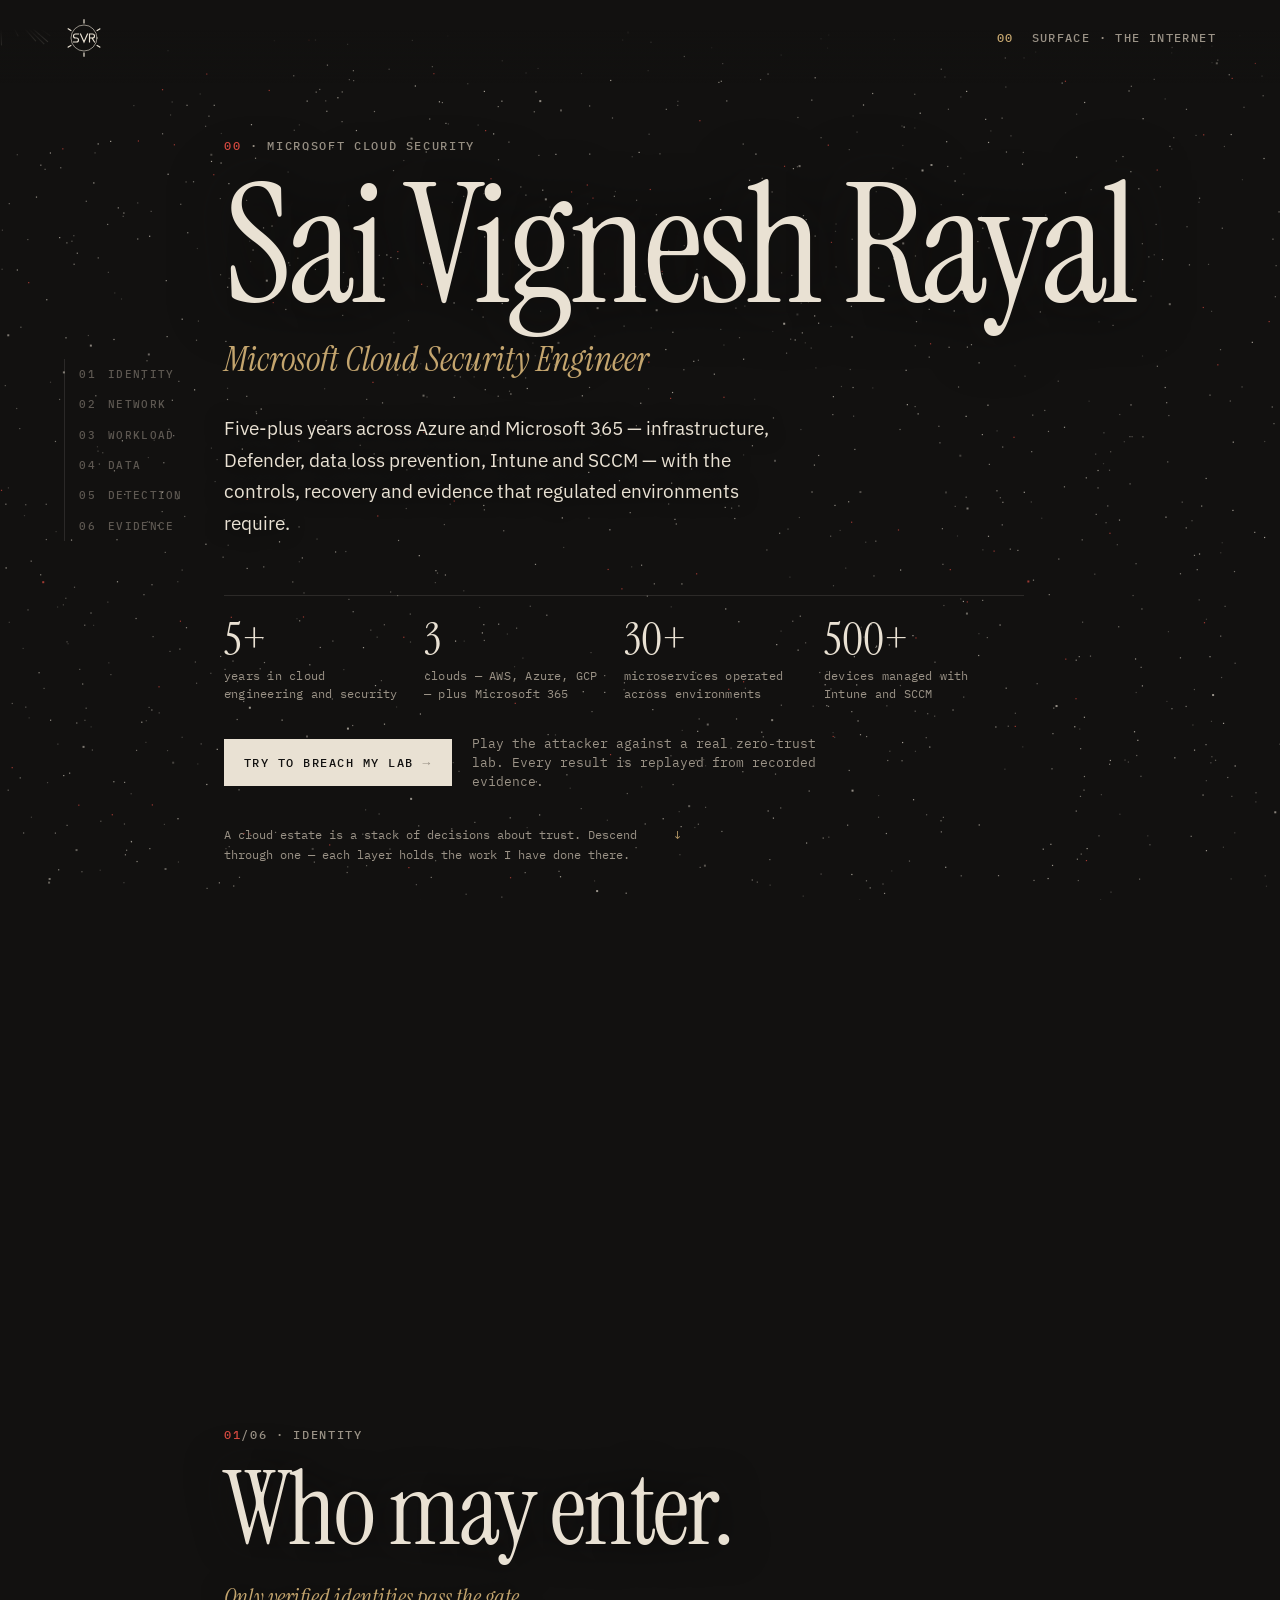
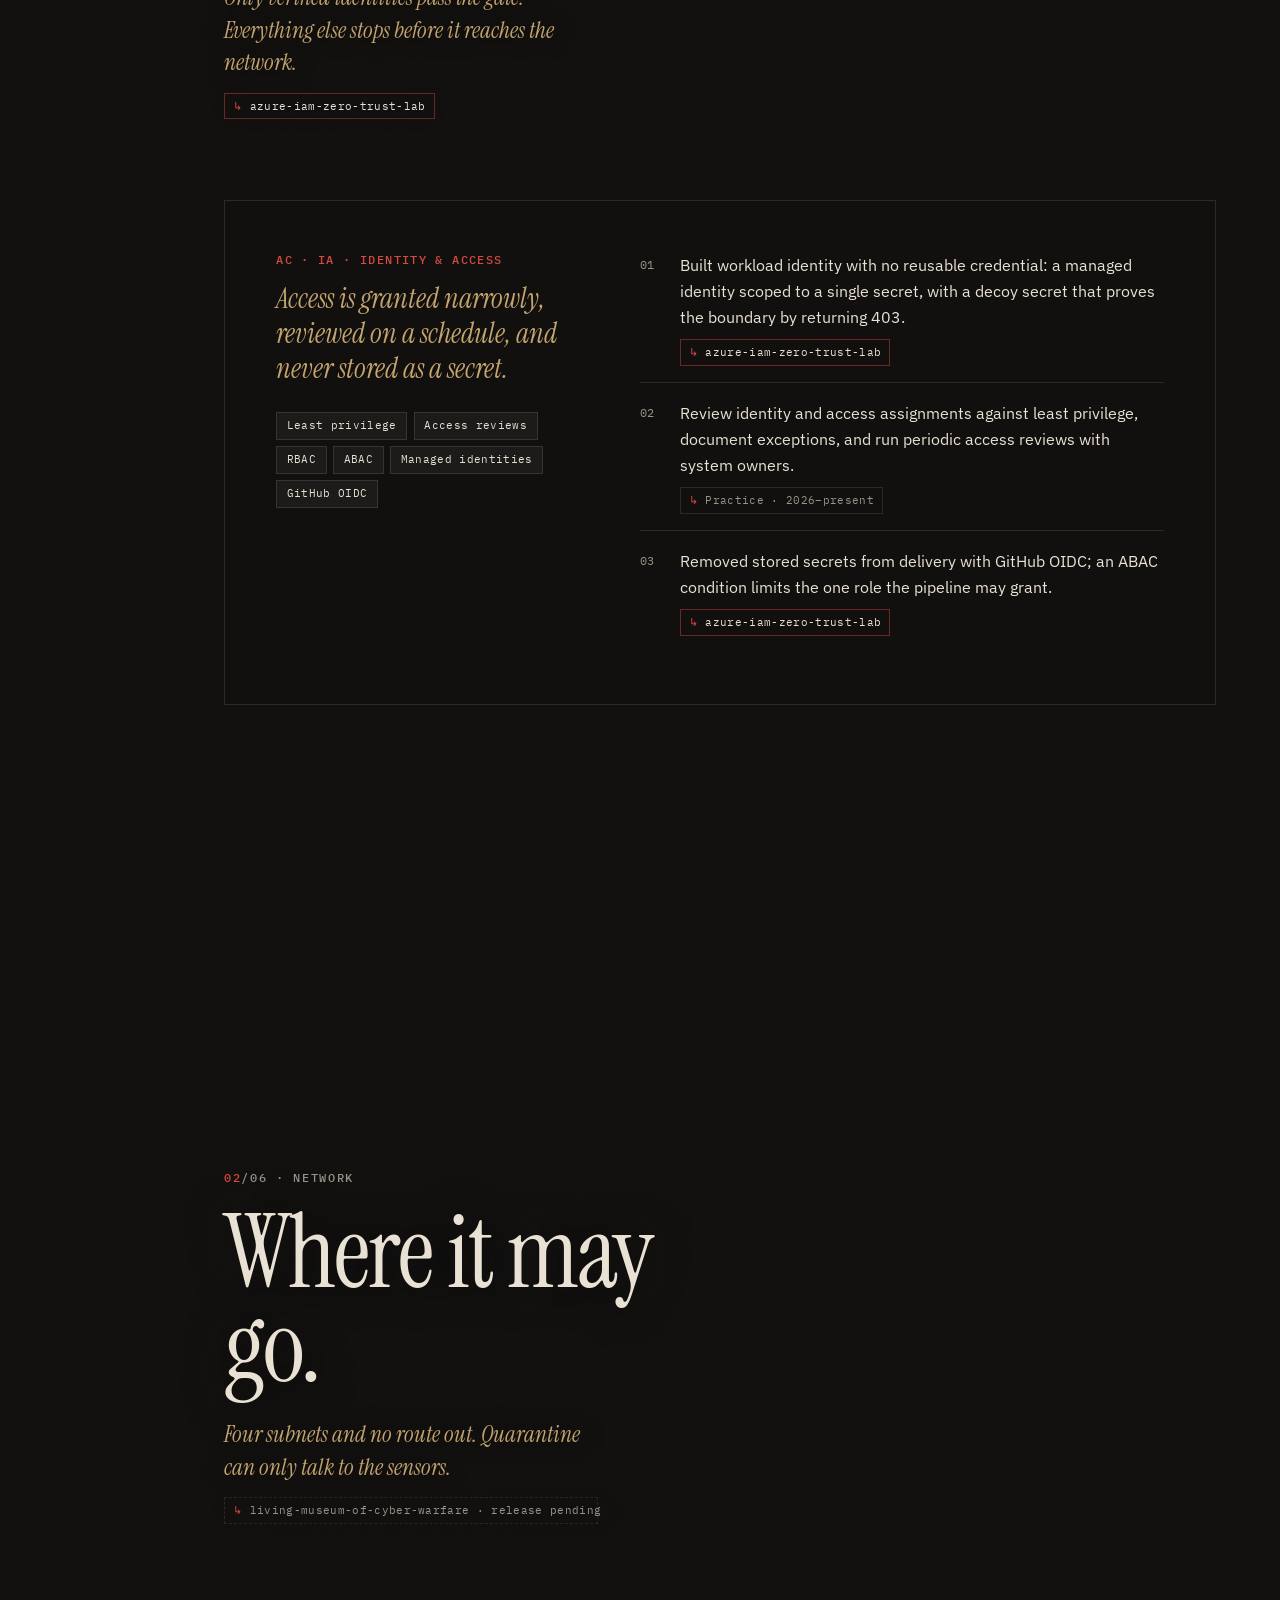
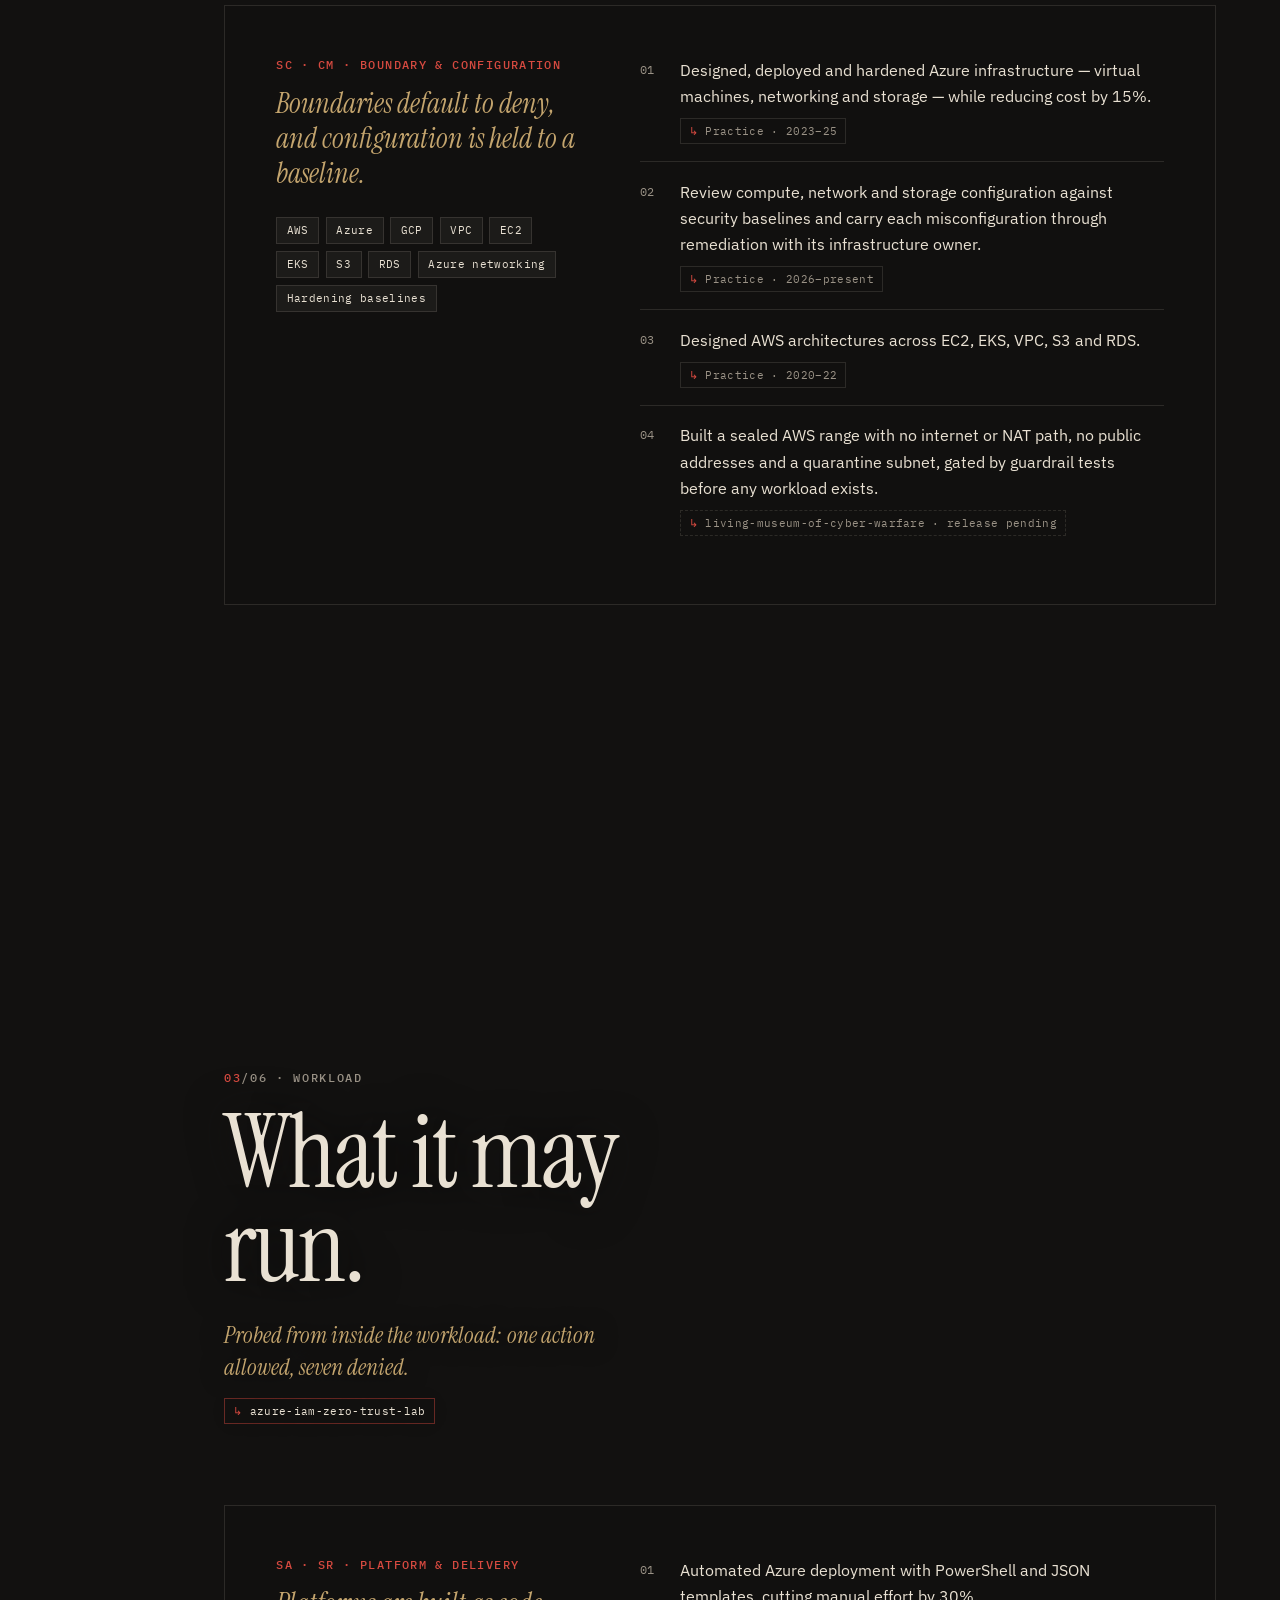
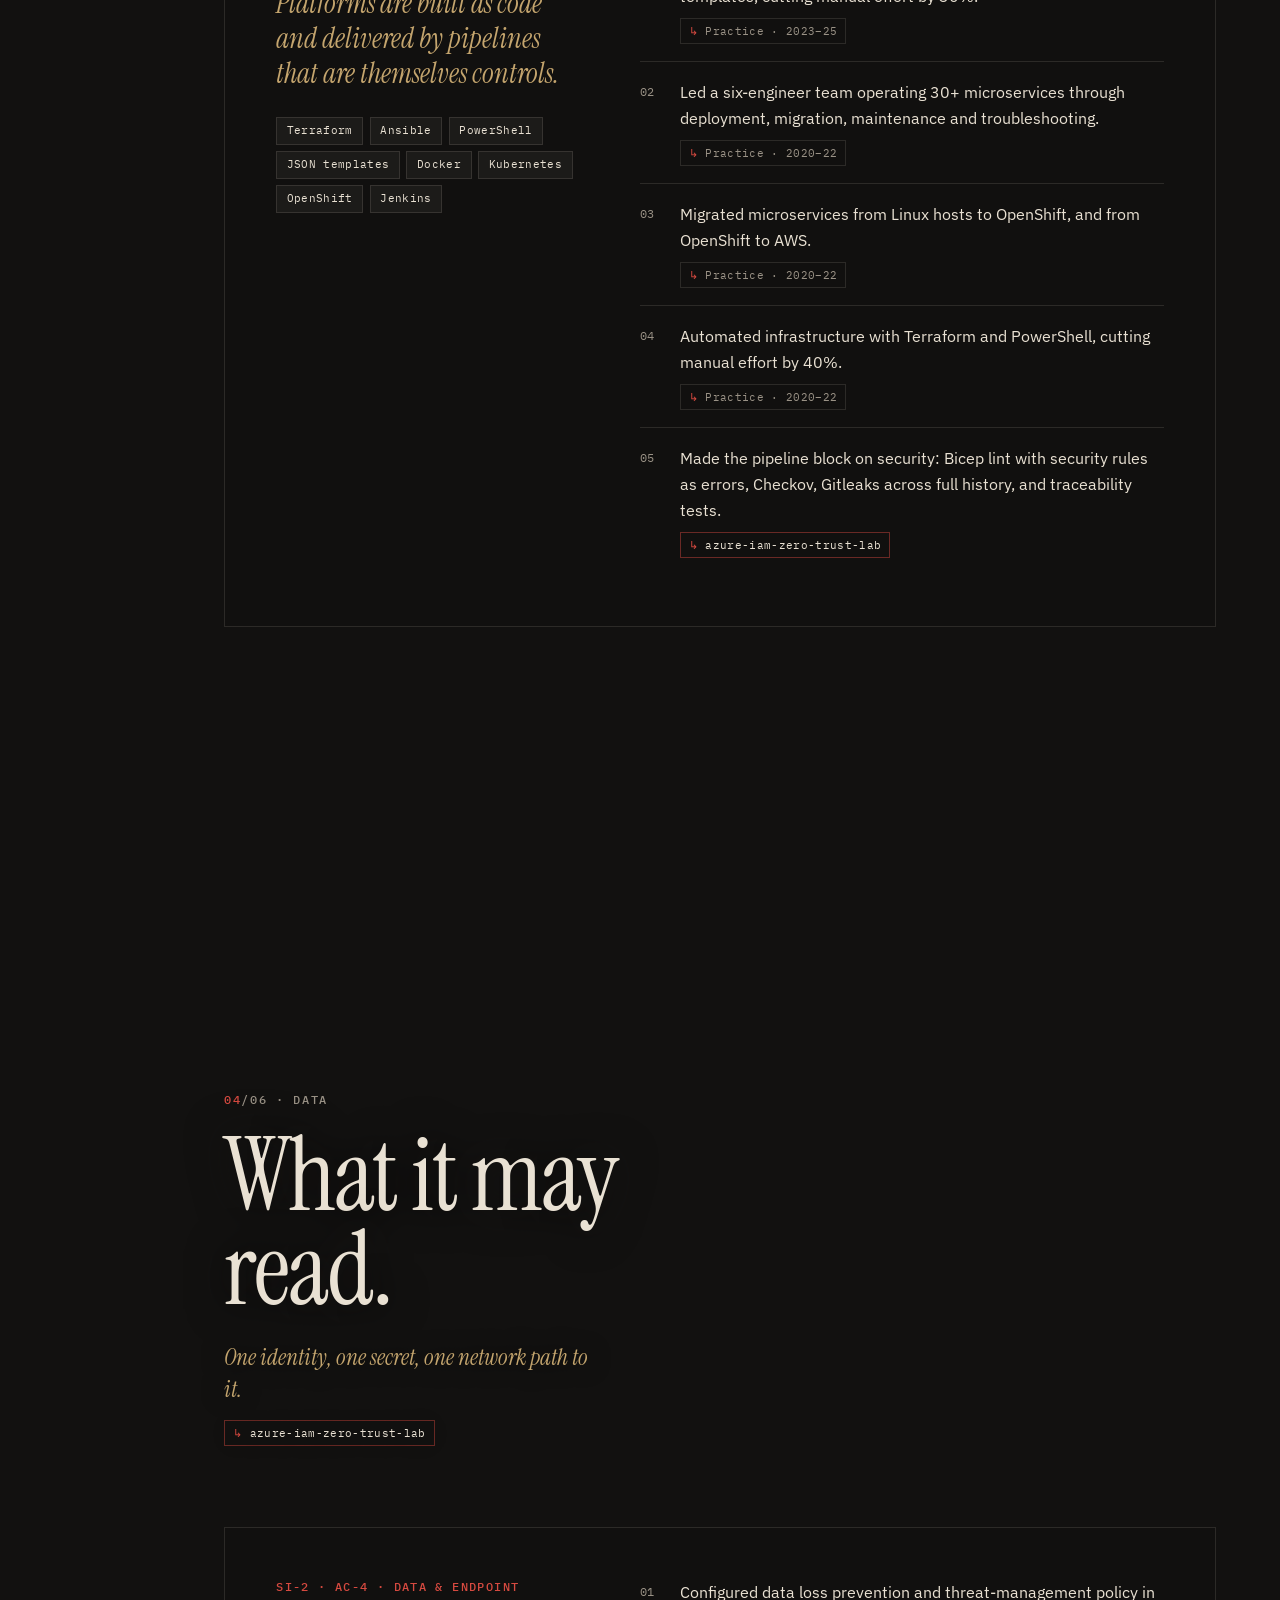
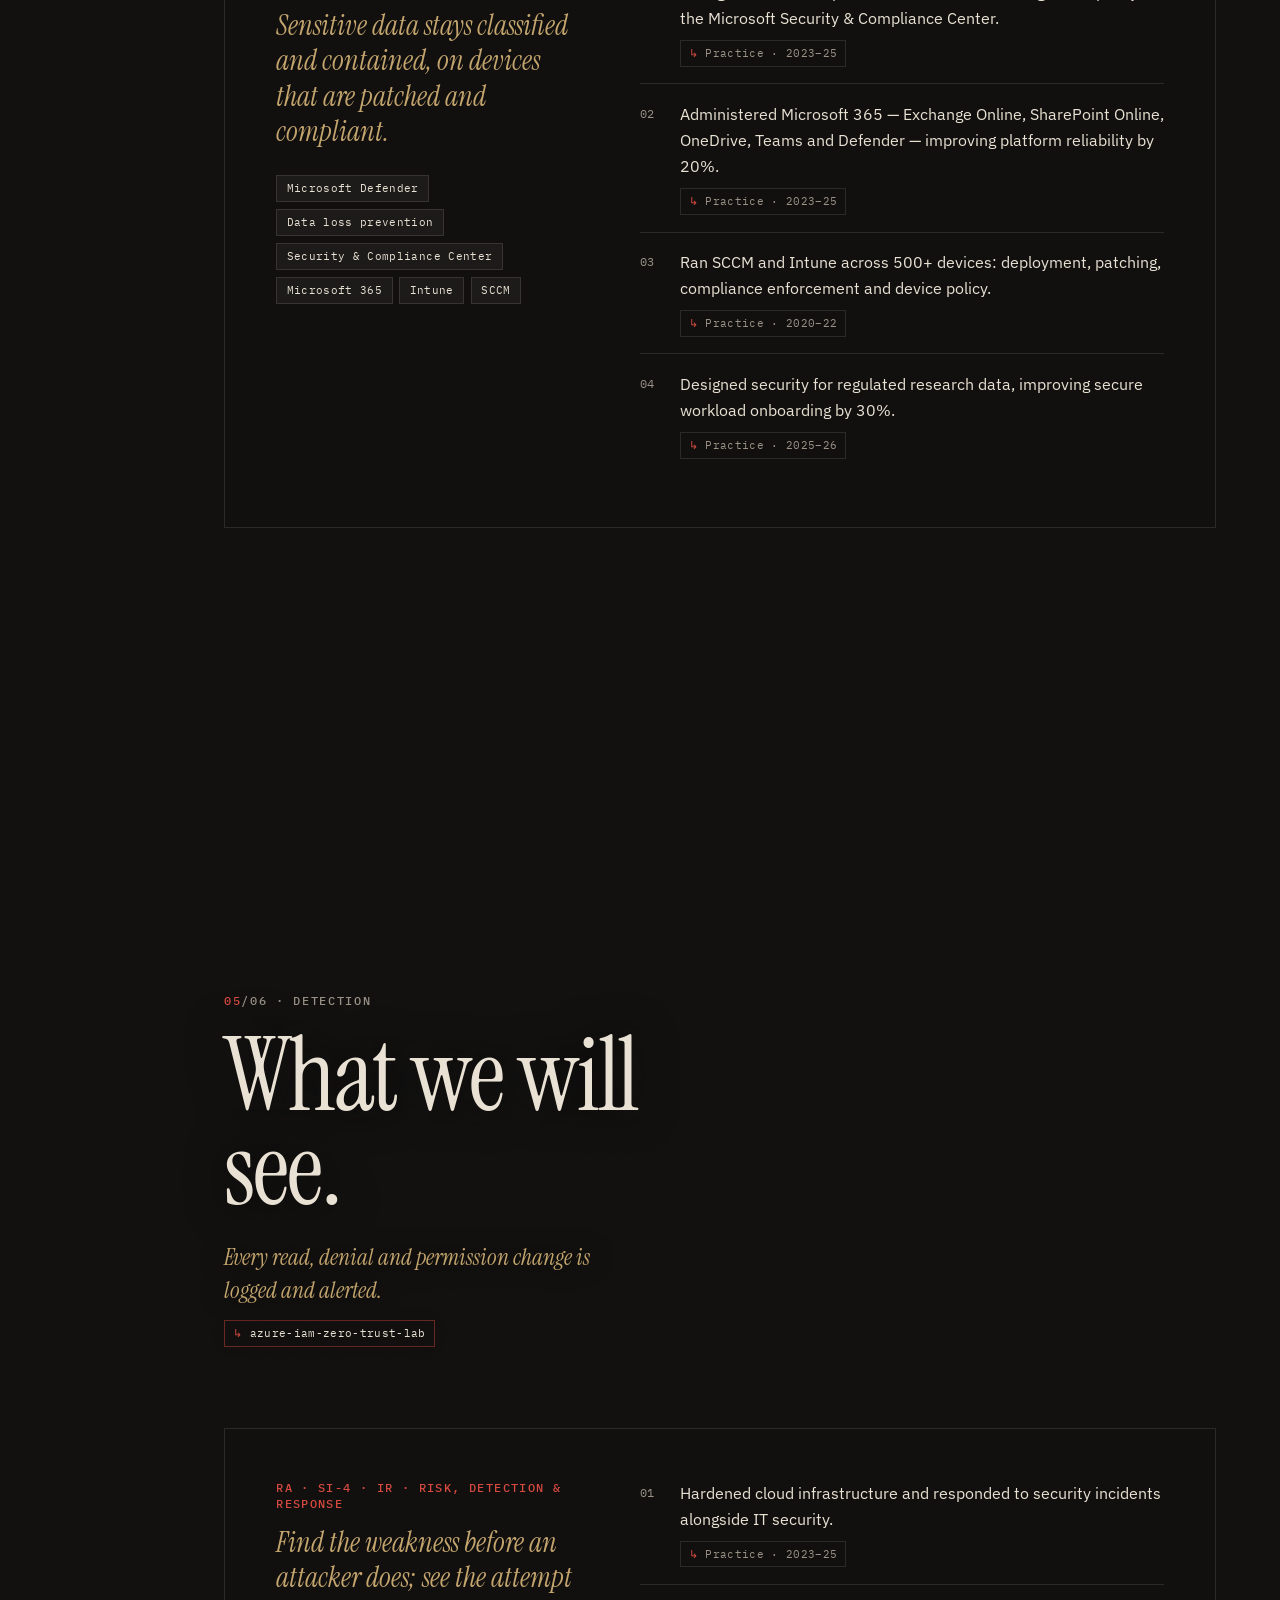
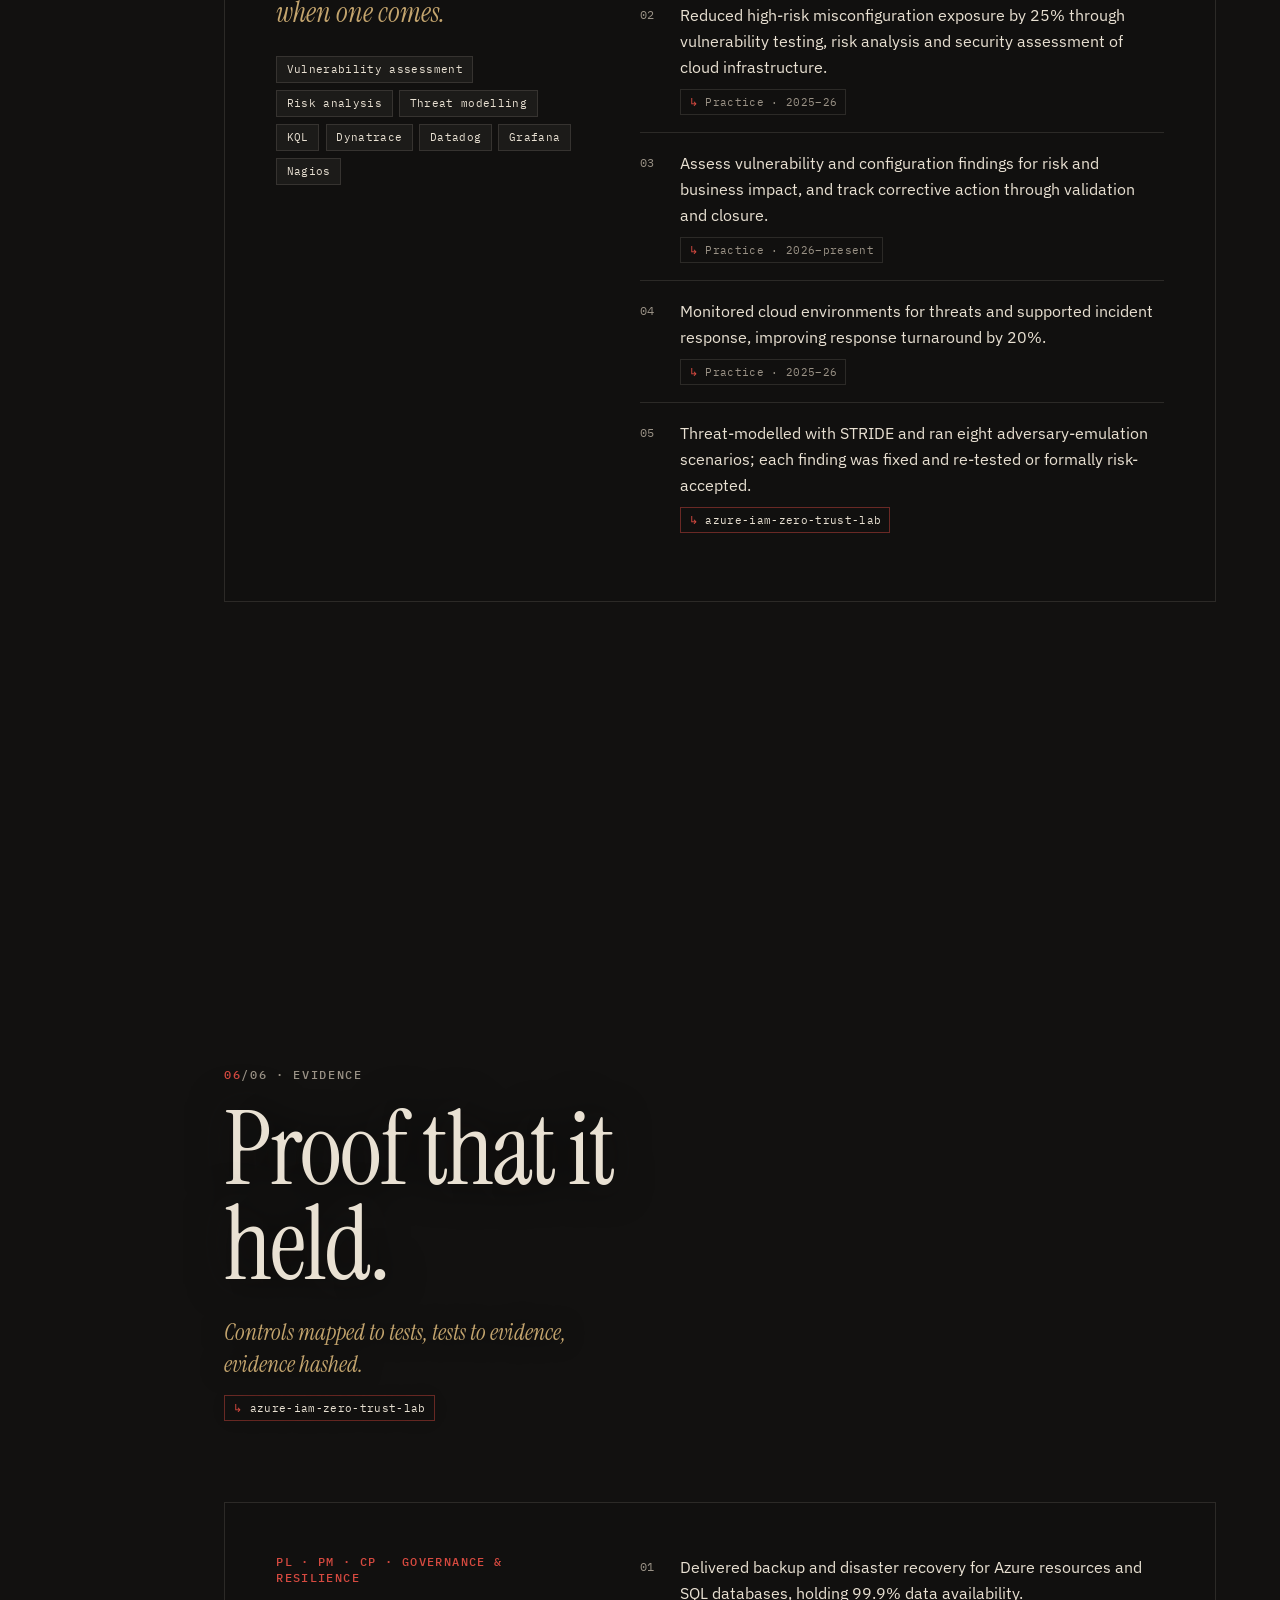
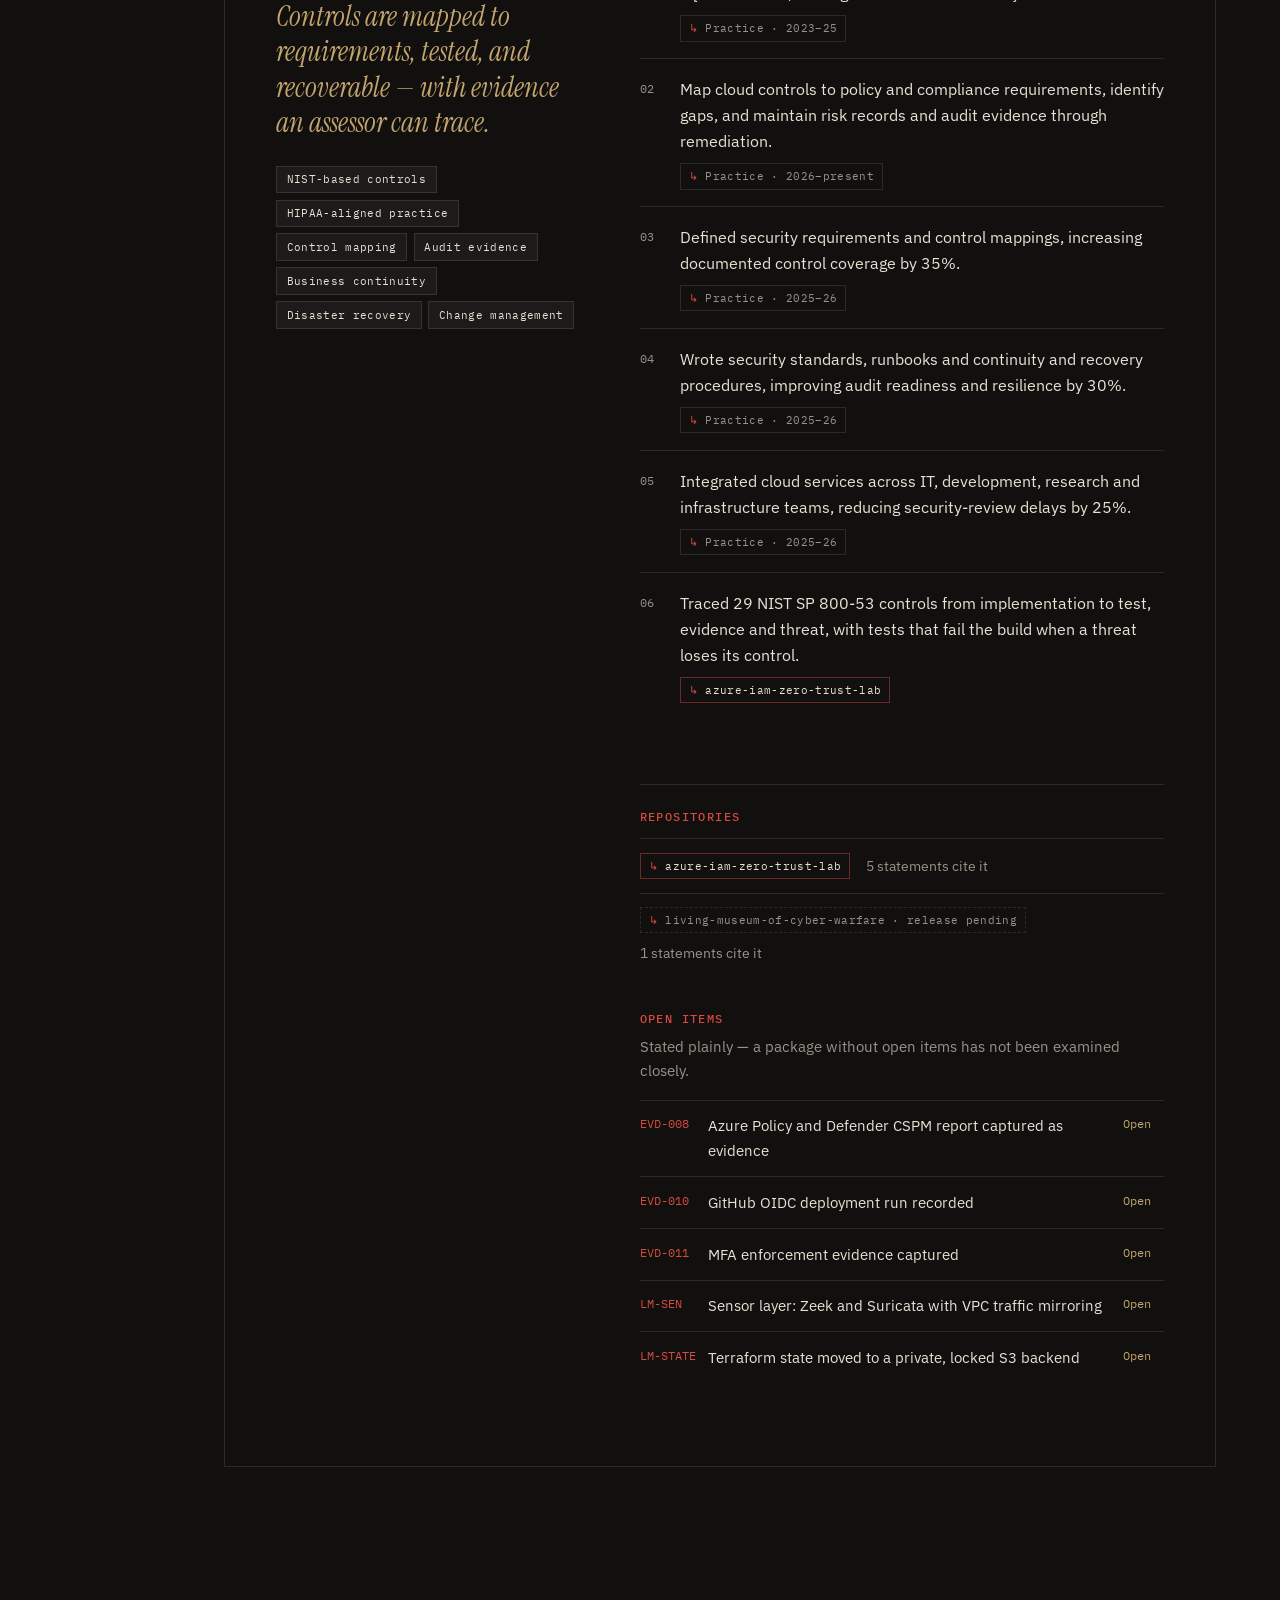
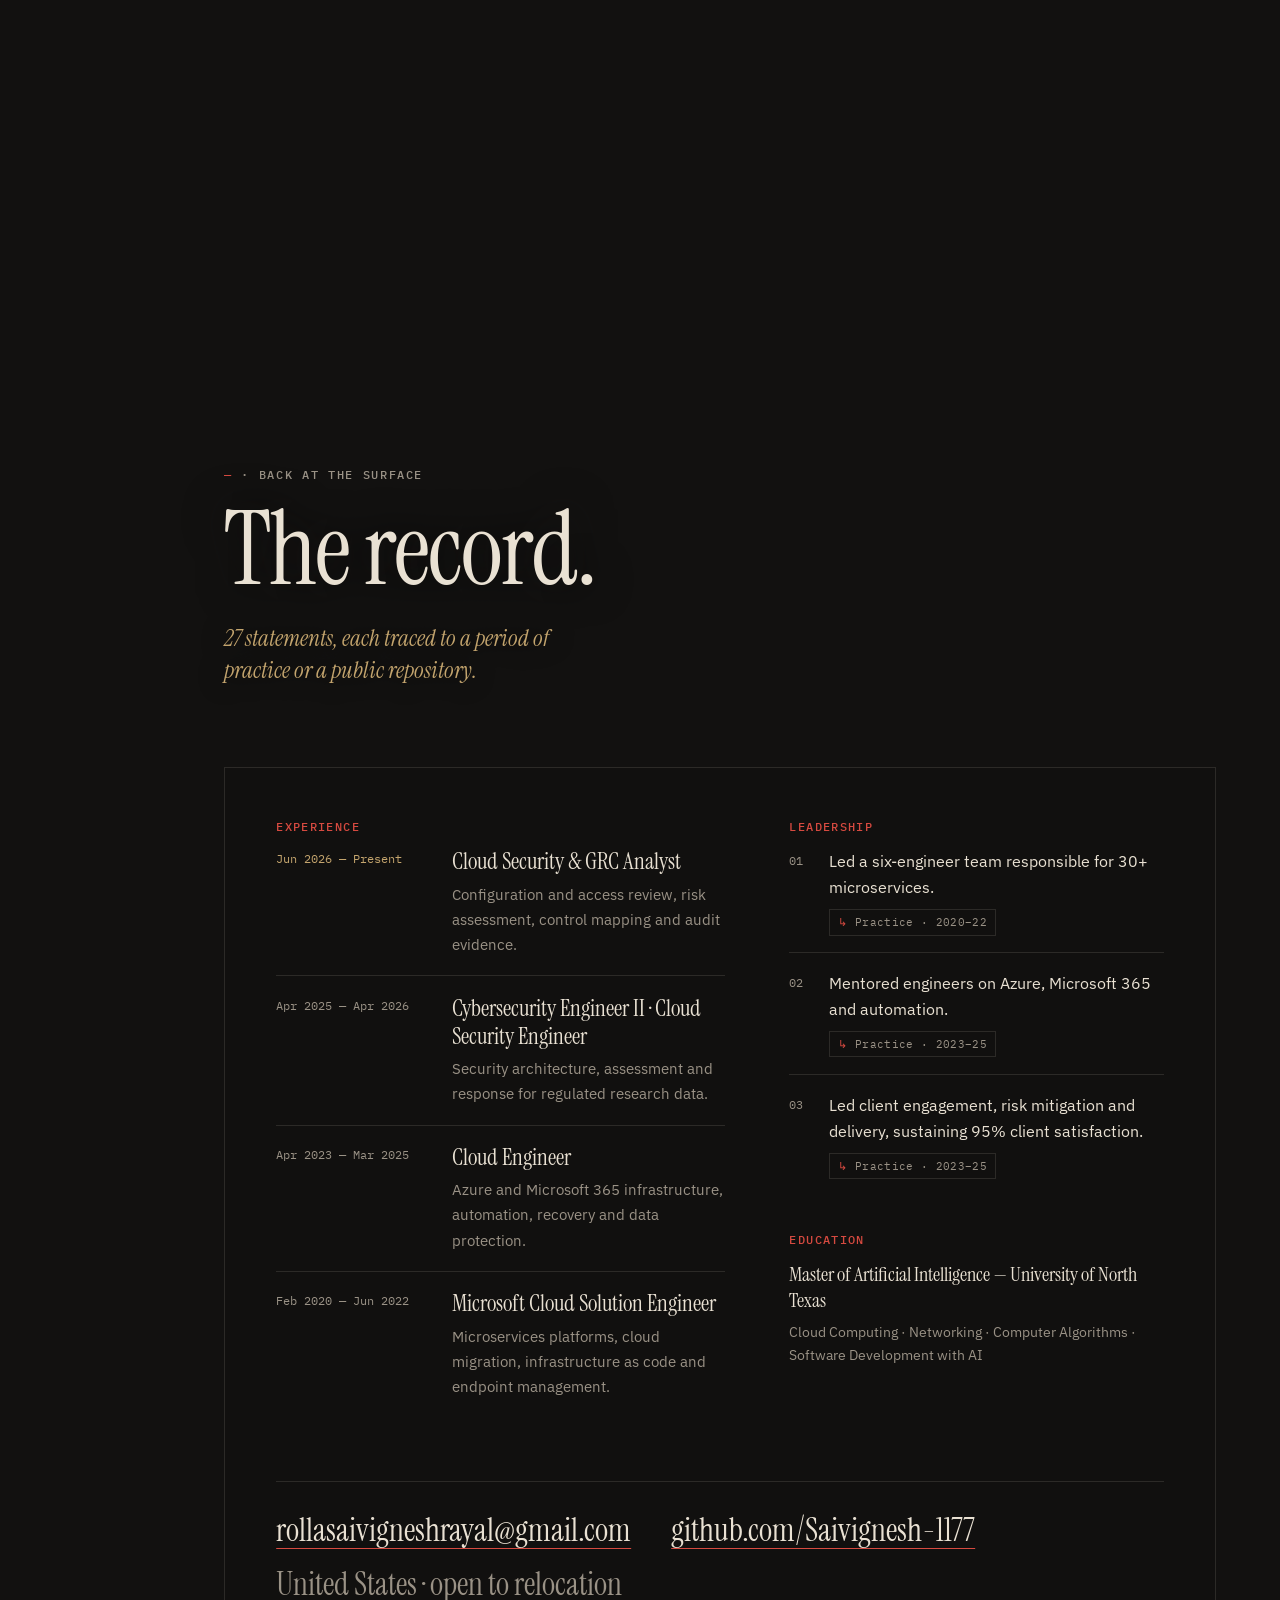
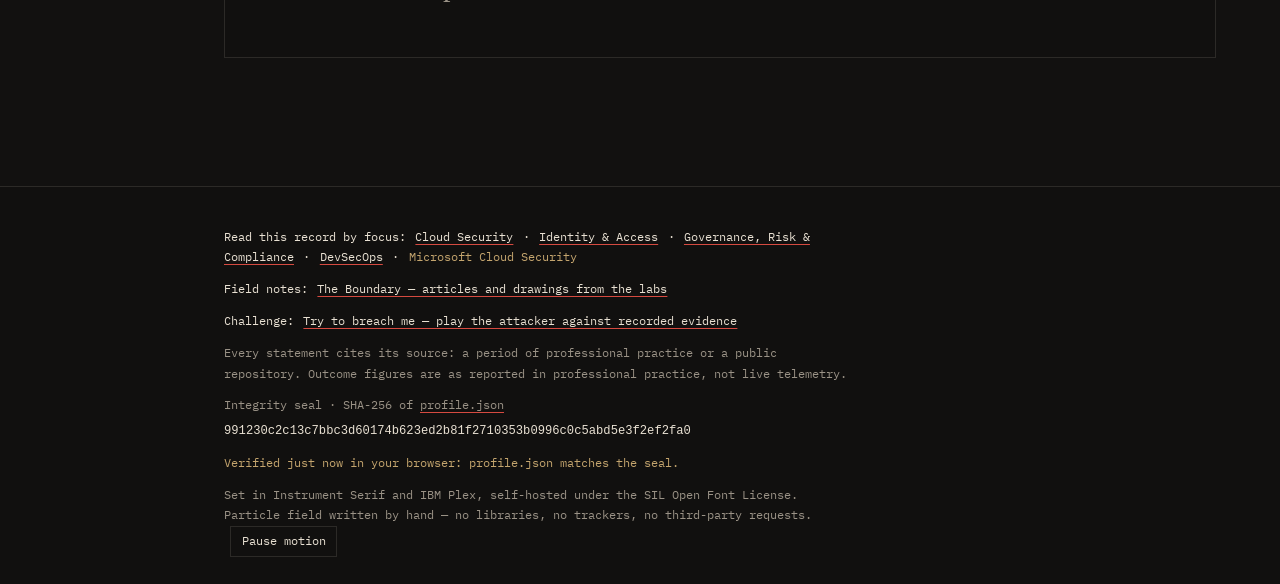
<file: microsoft/index.html>
<!doctype html>
<html lang="en">
<head>
<meta charset="utf-8">
<meta name="viewport" content="width=device-width, initial-scale=1">
<meta http-equiv="Content-Security-Policy" content="default-src 'none'; style-src 'self'; script-src 'self'; font-src 'self'; img-src 'self'; connect-src 'self'; base-uri 'none'; form-action 'none'">
<meta name="referrer" content="no-referrer">
<title>Sai Vignesh Rayal — Microsoft Cloud Security Engineer</title>
<meta name="description" content="Five-plus years across Azure and Microsoft 365 — infrastructure, Defender, data loss prevention, Intune and SCCM — with the controls, recovery and evidence that regulated environments require.">
<link rel="canonical" href="https://saivignesh-1177.github.io/Saivignesh-1177/microsoft/">
<link rel="icon" href="../assets/favicon.svg" type="image/svg+xml">
<link rel="preload" href="../assets/fonts/instrument-serif-400-normal.woff2" as="font" type="font/woff2" crossorigin>
<link rel="stylesheet" href="../styles.css">
<script src="../app.js" defer></script>
</head>
<body>
<a class="skip" href="#identity">Skip to content</a>
<canvas id="field" aria-hidden="true"></canvas>

<header class="masthead">
  <a class="mark" href="#top" aria-label="Back to the surface"><svg xmlns="http://www.w3.org/2000/svg" viewBox="0 0 40 40" fill="none" stroke="currentColor" stroke-linecap="square" role="img" aria-label="SVR seal"><circle cx="20" cy="20" r="13" stroke-width=".6"/><path d="M20.00 4.80L20.00 1.80M33.16 12.40L35.76 10.90M33.16 27.60L35.76 29.10M20.00 35.20L20.00 38.20M6.84 27.60L4.24 29.10M6.84 12.40L4.24 10.90" stroke-width="1.2"/><path d="M14.5 16H11.5A2 2 0 0 0 11.5 20H12.5A2 2 0 0 1 12.5 24H9.5M16.5 16L20 24L23.5 16M25.5 24V16H28.5A2 2 0 0 1 28.5 20H25.5M28 20L30.5 24" stroke-width="1.15"/></svg></a>
  <p class="altimeter" aria-hidden="true"><span id="alt-depth">00</span> <span id="alt-name">Surface · the internet</span></p>
</header>

<nav class="gauge" aria-label="Layers"><ol><li data-for="identity"><span>01</span>Identity</li><li data-for="network"><span>02</span>Network</li><li data-for="workload"><span>03</span>Workload</li><li data-for="data"><span>04</span>Data</li><li data-for="detection"><span>05</span>Detection</li><li data-for="evidence"><span>06</span>Evidence</li></ol></nav>

<main>
<section class="layer hero" id="top" data-scene="internet" data-depth="00" data-title="Surface · the internet">
  <div class="stage">
    <p class="depth"><span>00</span> · Microsoft Cloud Security</p>
    <h1>Sai Vignesh Rayal</h1>
    <p class="role">Microsoft Cloud Security Engineer</p>
    <p class="summary">Five-plus years across Azure and Microsoft 365 — infrastructure, Defender, data loss prevention, Intune and SCCM — with the controls, recovery and evidence that regulated environments require.</p>
    <ul class="stats"><li><span class="fig">5+</span><span class="lab">years in cloud engineering and security</span></li><li><span class="fig">3</span><span class="lab">clouds — AWS, Azure, GCP — plus Microsoft 365</span></li><li><span class="fig">30+</span><span class="lab">microservices operated across environments</span></li><li><span class="fig">500+</span><span class="lab">devices managed with Intune and SCCM</span></li></ul>
    <p class="cta"><a href="../breach/">Try to breach my lab <span aria-hidden="true">→</span></a><span>Play the attacker against a real zero-trust lab. Every result is replayed from recorded evidence.</span></p>
    <p class="cue"><span class="cue-text">A cloud estate is a stack of decisions about trust. Descend through one — each layer holds the work I have done there.</span> <span class="cue-arrow" aria-hidden="true">↓</span></p>
  </div>
</section>

<section class="layer" id="identity" data-scene="identity" data-depth="01" data-title="Identity" aria-labelledby="identity-h">
  <div class="stage">
    <p class="depth"><span>01</span>/06 · Identity</p>
    <h2 id="identity-h">Who may enter.</h2>
    <p class="scene-cap">Only verified identities pass the gate. Everything else stops before it reaches the network. <a class="src src-repo" href="https://github.com/Saivignesh-1177/azure-iam-zero-trust-lab">azure-iam-zero-trust-lab</a></p>
  </div>
  <div class="work">
    <header class="work-head">
      <p class="fam">AC · IA · Identity &amp; Access</p>
      <p class="stmt">Access is granted narrowly, reviewed on a schedule, and never stored as a secret.</p>
      <ul class="tools" aria-label="Tools and practices"><li>Least privilege</li><li>Access reviews</li><li>RBAC</li><li>ABAC</li><li>Managed identities</li><li>GitHub OIDC</li></ul>
    </header>
    <ol class="items"><li><p>Built workload identity with no reusable credential: a managed identity scoped to a single secret, with a decoy secret that proves the boundary by returning 403.</p><a class="src src-repo" href="https://github.com/Saivignesh-1177/azure-iam-zero-trust-lab">azure-iam-zero-trust-lab</a></li><li><p>Review identity and access assignments against least privilege, document exceptions, and run periodic access reviews with system owners.</p><span class="src">Practice · 2026–present</span></li><li><p>Removed stored secrets from delivery with GitHub OIDC; an ABAC condition limits the one role the pipeline may grant.</p><a class="src src-repo" href="https://github.com/Saivignesh-1177/azure-iam-zero-trust-lab">azure-iam-zero-trust-lab</a></li></ol>
  </div>
</section>
<section class="layer" id="network" data-scene="network" data-depth="02" data-title="Network" aria-labelledby="network-h">
  <div class="stage">
    <p class="depth"><span>02</span>/06 · Network</p>
    <h2 id="network-h">Where it may go.</h2>
    <p class="scene-cap">Four subnets and no route out. Quarantine can only talk to the sensors. <span class="src src-pending" title="Repository not yet public">living-museum-of-cyber-warfare · release pending</span></p>
  </div>
  <div class="work">
    <header class="work-head">
      <p class="fam">SC · CM · Boundary &amp; Configuration</p>
      <p class="stmt">Boundaries default to deny, and configuration is held to a baseline.</p>
      <ul class="tools" aria-label="Tools and practices"><li>AWS</li><li>Azure</li><li>GCP</li><li>VPC</li><li>EC2</li><li>EKS</li><li>S3</li><li>RDS</li><li>Azure networking</li><li>Hardening baselines</li></ul>
    </header>
    <ol class="items"><li><p>Designed, deployed and hardened Azure infrastructure — virtual machines, networking and storage — while reducing cost by 15%.</p><span class="src">Practice · 2023–25</span></li><li><p>Review compute, network and storage configuration against security baselines and carry each misconfiguration through remediation with its infrastructure owner.</p><span class="src">Practice · 2026–present</span></li><li><p>Designed AWS architectures across EC2, EKS, VPC, S3 and RDS.</p><span class="src">Practice · 2020–22</span></li><li><p>Built a sealed AWS range with no internet or NAT path, no public addresses and a quarantine subnet, gated by guardrail tests before any workload exists.</p><span class="src src-pending" title="Repository not yet public">living-museum-of-cyber-warfare · release pending</span></li></ol>
  </div>
</section>
<section class="layer" id="workload" data-scene="workload" data-depth="03" data-title="Workload" aria-labelledby="workload-h">
  <div class="stage">
    <p class="depth"><span>03</span>/06 · Workload</p>
    <h2 id="workload-h">What it may run.</h2>
    <p class="scene-cap">Probed from inside the workload: one action allowed, seven denied. <a class="src src-repo" href="https://github.com/Saivignesh-1177/azure-iam-zero-trust-lab">azure-iam-zero-trust-lab</a></p>
  </div>
  <div class="work">
    <header class="work-head">
      <p class="fam">SA · SR · Platform &amp; Delivery</p>
      <p class="stmt">Platforms are built as code and delivered by pipelines that are themselves controls.</p>
      <ul class="tools" aria-label="Tools and practices"><li>Terraform</li><li>Ansible</li><li>PowerShell</li><li>JSON templates</li><li>Docker</li><li>Kubernetes</li><li>OpenShift</li><li>Jenkins</li></ul>
    </header>
    <ol class="items"><li><p>Automated Azure deployment with PowerShell and JSON templates, cutting manual effort by 30%.</p><span class="src">Practice · 2023–25</span></li><li><p>Led a six-engineer team operating 30+ microservices through deployment, migration, maintenance and troubleshooting.</p><span class="src">Practice · 2020–22</span></li><li><p>Migrated microservices from Linux hosts to OpenShift, and from OpenShift to AWS.</p><span class="src">Practice · 2020–22</span></li><li><p>Automated infrastructure with Terraform and PowerShell, cutting manual effort by 40%.</p><span class="src">Practice · 2020–22</span></li><li><p>Made the pipeline block on security: Bicep lint with security rules as errors, Checkov, Gitleaks across full history, and traceability tests.</p><a class="src src-repo" href="https://github.com/Saivignesh-1177/azure-iam-zero-trust-lab">azure-iam-zero-trust-lab</a></li></ol>
  </div>
</section>
<section class="layer" id="data" data-scene="data" data-depth="04" data-title="Data" aria-labelledby="data-h">
  <div class="stage">
    <p class="depth"><span>04</span>/06 · Data</p>
    <h2 id="data-h">What it may read.</h2>
    <p class="scene-cap">One identity, one secret, one network path to it. <a class="src src-repo" href="https://github.com/Saivignesh-1177/azure-iam-zero-trust-lab">azure-iam-zero-trust-lab</a></p>
  </div>
  <div class="work">
    <header class="work-head">
      <p class="fam">SI-2 · AC-4 · Data &amp; Endpoint</p>
      <p class="stmt">Sensitive data stays classified and contained, on devices that are patched and compliant.</p>
      <ul class="tools" aria-label="Tools and practices"><li>Microsoft Defender</li><li>Data loss prevention</li><li>Security &amp; Compliance Center</li><li>Microsoft 365</li><li>Intune</li><li>SCCM</li></ul>
    </header>
    <ol class="items"><li><p>Configured data loss prevention and threat-management policy in the Microsoft Security &amp; Compliance Center.</p><span class="src">Practice · 2023–25</span></li><li><p>Administered Microsoft 365 — Exchange Online, SharePoint Online, OneDrive, Teams and Defender — improving platform reliability by 20%.</p><span class="src">Practice · 2023–25</span></li><li><p>Ran SCCM and Intune across 500+ devices: deployment, patching, compliance enforcement and device policy.</p><span class="src">Practice · 2020–22</span></li><li><p>Designed security for regulated research data, improving secure workload onboarding by 30%.</p><span class="src">Practice · 2025–26</span></li></ol>
  </div>
</section>
<section class="layer" id="detection" data-scene="detection" data-depth="05" data-title="Detection" aria-labelledby="detection-h">
  <div class="stage">
    <p class="depth"><span>05</span>/06 · Detection</p>
    <h2 id="detection-h">What we will see.</h2>
    <p class="scene-cap">Every read, denial and permission change is logged and alerted. <a class="src src-repo" href="https://github.com/Saivignesh-1177/azure-iam-zero-trust-lab">azure-iam-zero-trust-lab</a></p>
  </div>
  <div class="work">
    <header class="work-head">
      <p class="fam">RA · SI-4 · IR · Risk, Detection &amp; Response</p>
      <p class="stmt">Find the weakness before an attacker does; see the attempt when one comes.</p>
      <ul class="tools" aria-label="Tools and practices"><li>Vulnerability assessment</li><li>Risk analysis</li><li>Threat modelling</li><li>KQL</li><li>Dynatrace</li><li>Datadog</li><li>Grafana</li><li>Nagios</li></ul>
    </header>
    <ol class="items"><li><p>Hardened cloud infrastructure and responded to security incidents alongside IT security.</p><span class="src">Practice · 2023–25</span></li><li><p>Reduced high-risk misconfiguration exposure by 25% through vulnerability testing, risk analysis and security assessment of cloud infrastructure.</p><span class="src">Practice · 2025–26</span></li><li><p>Assess vulnerability and configuration findings for risk and business impact, and track corrective action through validation and closure.</p><span class="src">Practice · 2026–present</span></li><li><p>Monitored cloud environments for threats and supported incident response, improving response turnaround by 20%.</p><span class="src">Practice · 2025–26</span></li><li><p>Threat-modelled with STRIDE and ran eight adversary-emulation scenarios; each finding was fixed and re-tested or formally risk-accepted.</p><a class="src src-repo" href="https://github.com/Saivignesh-1177/azure-iam-zero-trust-lab">azure-iam-zero-trust-lab</a></li></ol>
  </div>
</section>
<section class="layer" id="evidence" data-scene="evidence" data-depth="06" data-title="Evidence" aria-labelledby="evidence-h">
  <div class="stage">
    <p class="depth"><span>06</span>/06 · Evidence</p>
    <h2 id="evidence-h">Proof that it held.</h2>
    <p class="scene-cap">Controls mapped to tests, tests to evidence, evidence hashed. <a class="src src-repo" href="https://github.com/Saivignesh-1177/azure-iam-zero-trust-lab">azure-iam-zero-trust-lab</a></p>
  </div>
  <div class="work">
    <header class="work-head">
      <p class="fam">PL · PM · CP · Governance &amp; Resilience</p>
      <p class="stmt">Controls are mapped to requirements, tested, and recoverable — with evidence an assessor can trace.</p>
      <ul class="tools" aria-label="Tools and practices"><li>NIST-based controls</li><li>HIPAA-aligned practice</li><li>Control mapping</li><li>Audit evidence</li><li>Business continuity</li><li>Disaster recovery</li><li>Change management</li></ul>
    </header>
    <ol class="items"><li><p>Delivered backup and disaster recovery for Azure resources and SQL databases, holding 99.9% data availability.</p><span class="src">Practice · 2023–25</span></li><li><p>Map cloud controls to policy and compliance requirements, identify gaps, and maintain risk records and audit evidence through remediation.</p><span class="src">Practice · 2026–present</span></li><li><p>Defined security requirements and control mappings, increasing documented control coverage by 35%.</p><span class="src">Practice · 2025–26</span></li><li><p>Wrote security standards, runbooks and continuity and recovery procedures, improving audit readiness and resilience by 30%.</p><span class="src">Practice · 2025–26</span></li><li><p>Integrated cloud services across IT, development, research and infrastructure teams, reducing security-review delays by 25%.</p><span class="src">Practice · 2025–26</span></li><li><p>Traced 29 NIST SP 800-53 controls from implementation to test, evidence and threat, with tests that fail the build when a threat loses its control.</p><a class="src src-repo" href="https://github.com/Saivignesh-1177/azure-iam-zero-trust-lab">azure-iam-zero-trust-lab</a></li></ol><div class="aside"><p class="fam">Repositories</p><ul class="repos"><li><a class="src src-repo" href="https://github.com/Saivignesh-1177/azure-iam-zero-trust-lab">azure-iam-zero-trust-lab</a><span>5 statements cite it</span></li><li><span class="src src-pending" title="Repository not yet public">living-museum-of-cyber-warfare · release pending</span><span>1 statements cite it</span></li></ul><p class="fam">Open items</p><p class="lede">Stated plainly — a package without open items has not been examined closely.</p><table><tbody><tr><td>EVD-008</td><td>Azure Policy and Defender CSPM report captured as evidence</td><td>Open</td></tr><tr><td>EVD-010</td><td>GitHub OIDC deployment run recorded</td><td>Open</td></tr><tr><td>EVD-011</td><td>MFA enforcement evidence captured</td><td>Open</td></tr><tr><td>LM-SEN</td><td>Sensor layer: Zeek and Suricata with VPC traffic mirroring</td><td>Open</td></tr><tr><td>LM-STATE</td><td>Terraform state moved to a private, locked S3 backend</td><td>Open</td></tr></tbody></table></div>
  </div>
</section>
<section class="layer record" id="record" data-scene="surface" data-depth="—" data-title="The record" aria-labelledby="record-h">
  <div class="stage">
    <p class="depth"><span>—</span> · Back at the surface</p>
    <h2 id="record-h">The record.</h2>
    <p class="scene-cap">27 statements, each traced to a period of practice or a public repository.</p>
  </div>
  <div class="work record-work">
    <div><p class="fam">Experience</p><ol class="timeline"><li><p class="when">Jun 2026 — Present</p><div><h3>Cloud Security &amp; GRC Analyst</h3><p>Configuration and access review, risk assessment, control mapping and audit evidence.</p></div></li><li><p class="when">Apr 2025 — Apr 2026</p><div><h3>Cybersecurity Engineer II · Cloud Security Engineer</h3><p>Security architecture, assessment and response for regulated research data.</p></div></li><li><p class="when">Apr 2023 — Mar 2025</p><div><h3>Cloud Engineer</h3><p>Azure and Microsoft 365 infrastructure, automation, recovery and data protection.</p></div></li><li><p class="when">Feb 2020 — Jun 2022</p><div><h3>Microsoft Cloud Solution Engineer</h3><p>Microservices platforms, cloud migration, infrastructure as code and endpoint management.</p></div></li></ol></div>
    <div>
      <p class="fam">Leadership</p><ol class="items"><li><p>Led a six-engineer team responsible for 30+ microservices.</p><span class="src">Practice · 2020–22</span></li><li><p>Mentored engineers on Azure, Microsoft 365 and automation.</p><span class="src">Practice · 2023–25</span></li><li><p>Led client engagement, risk mitigation and delivery, sustaining 95% client satisfaction.</p><span class="src">Practice · 2023–25</span></li></ol>
      <p class="fam">Education</p><p class="edu">Master of Artificial Intelligence — University of North Texas</p><p class="edu-detail">Cloud Computing · Networking · Computer Algorithms · Software Development with AI</p>
    </div>
    <div class="contact">
      <a href="mailto:rollasaivigneshrayal@gmail.com">rollasaivigneshrayal@gmail.com</a>
      <a href="https://github.com/Saivignesh-1177">github.com/Saivignesh-1177</a>
      <span>United States · open to relocation</span>
    </div>
  </div>
</section>
</main>

<footer class="integrity">
  <p class="focus-nav">Read this record by focus: <a href="../">Cloud Security</a> · <a href="../iam/">Identity &amp; Access</a> · <a href="../grc/">Governance, Risk &amp; Compliance</a> · <a href="../devsecops/">DevSecOps</a> · <a href="../microsoft/" aria-current="page">Microsoft Cloud Security</a></p>
  <p class="focus-nav">Field notes: <a href="../journal/">The Boundary — articles and drawings from the labs</a></p>
  <p class="focus-nav">Challenge: <a href="../breach/">Try to breach me — play the attacker against recorded evidence</a></p>
  <p>Every statement cites its source: a period of professional practice or a public repository. Outcome figures are as reported in professional practice, not live telemetry.</p>
  <p>Integrity seal · SHA-256 of <a href="../profile.json">profile.json</a> <code id="seal" data-src="../profile.json" data-digest="991230c2c13c7bbc3d60174b623ed2b81f2710353b0996c0c5abd5e3f2ef2fa0">991230c2c13c7bbc3d60174b623ed2b81f2710353b0996c0c5abd5e3f2ef2fa0</code></p>
  <p id="verify" aria-live="polite">Verification runs in your browser when scripts are enabled.</p>
  <p>Set in Instrument Serif and IBM Plex, self-hosted under the SIL Open Font License. Particle field written by hand — no libraries, no trackers, no third-party requests. <button type="button" id="motion">Pause motion</button></p>
</footer>
</body>
</html>
</file>
<file: styles.css>
@font-face { font-family: "Instrument Serif"; src: url("assets/fonts/instrument-serif-400-normal.woff2") format("woff2"); font-weight: 400; font-style: normal; font-display: swap; }
@font-face { font-family: "Instrument Serif"; src: url("assets/fonts/instrument-serif-400-italic.woff2") format("woff2"); font-weight: 400; font-style: italic; font-display: swap; }
@font-face { font-family: "IBM Plex Sans"; src: url("assets/fonts/ibm-plex-sans-400-normal.woff2") format("woff2"); font-weight: 400; font-display: swap; }
@font-face { font-family: "IBM Plex Sans"; src: url("assets/fonts/ibm-plex-sans-600-normal.woff2") format("woff2"); font-weight: 600; font-display: swap; }
@font-face { font-family: "IBM Plex Mono"; src: url("assets/fonts/ibm-plex-mono-400-normal.woff2") format("woff2"); font-weight: 400; font-display: swap; }
@font-face { font-family: "IBM Plex Mono"; src: url("assets/fonts/ibm-plex-mono-500-normal.woff2") format("woff2"); font-weight: 500; font-display: swap; }

:root {
  --ink: #121110;
  --rule: rgba(233, 225, 211, .12);
  --paper: #E9E1D3;
  --muted: #9A9286;
  --deny: #D64A40;
  --brass: #C4A56E;
  --serif: "Instrument Serif", "Iowan Old Style", Georgia, serif;
  --sans: "IBM Plex Sans", system-ui, sans-serif;
  --mono: "IBM Plex Mono", ui-monospace, Consolas, monospace;
  --gutter: clamp(1.25rem, 5vw, 5rem);
}

*, *::before, *::after { box-sizing: border-box; }
html { scroll-behavior: smooth; background: var(--ink); }
body { margin: 0; color: var(--paper); font: 400 1.0625rem/1.65 var(--sans); -webkit-font-smoothing: antialiased; }
a { color: inherit; text-decoration-color: var(--deny); text-decoration-thickness: 1px; text-underline-offset: .22em; }
a:hover { color: var(--brass); }
:focus-visible { outline: 1px solid var(--brass); outline-offset: 3px; }
.skip { position: absolute; left: -999px; }
.skip:focus { left: var(--gutter); top: 1rem; background: var(--paper); color: var(--ink); padding: .4rem .8rem; z-index: 20; }

#field { position: fixed; inset: 0; width: 100vw; height: 100vh; z-index: 0; display: block; }
main, .masthead, .gauge, .integrity { position: relative; z-index: 1; }

/* Instruments */
.masthead { position: fixed; top: 0; left: 0; right: 0; z-index: 10; display: flex; justify-content: space-between; align-items: center; padding: 1.1rem var(--gutter) 1.6rem; pointer-events: none; background: linear-gradient(var(--ink) 35%, rgba(18, 17, 16, 0)); }
.masthead > * { pointer-events: auto; }
.mark { display: block; width: 2.5rem; color: var(--paper); }
.mark svg { display: block; width: 100%; height: auto; }
.mark:hover { color: var(--brass); }
.altimeter { margin: 0; font: 500 .72rem/1 var(--mono); letter-spacing: .12em; text-transform: uppercase; color: var(--muted); }
.altimeter #alt-depth { color: var(--brass); margin-right: .6rem; }

.gauge { position: fixed; left: var(--gutter); top: 50%; transform: translateY(-50%); z-index: 10; }
.gauge ol { list-style: none; margin: 0; padding: 0; border-left: 1px solid var(--rule); }
.gauge li { font: 500 .66rem/1 var(--mono); letter-spacing: .12em; text-transform: uppercase; color: rgba(154, 146, 134, .55); padding: .62rem 0 .62rem .9rem; margin-left: -1px; border-left: 1px solid transparent; transition: color .4s, border-color .4s; }
.gauge li span { display: inline-block; width: 1.8rem; }
.gauge li[aria-current="true"] { color: var(--paper); border-left-color: var(--brass); }

/* Layers */
.layer { position: relative; }
.stage { min-height: 100vh; min-height: 100svh; display: flex; flex-direction: column; justify-content: flex-end; padding: 7rem var(--gutter) clamp(3rem, 9vh, 6rem) calc(var(--gutter) + 10rem); }
.depth { font: 500 .74rem/1 var(--mono); letter-spacing: .14em; text-transform: uppercase; color: var(--muted); margin: 0 0 1.4rem; }
.depth span { color: var(--deny); }
h1, h2, h3 { font-weight: 400; margin: 0; }
h2 { font: 400 clamp(3.2rem, 8vw, 7rem)/.92 var(--serif); letter-spacing: -.02em; max-width: 11ch; text-shadow: 0 0 40px var(--ink); }
.scene-cap { font: italic 400 clamp(1.15rem, 1.8vw, 1.5rem)/1.4 var(--serif); color: var(--brass); max-width: 34ch; margin: 1.5rem 0 0; text-shadow: 0 0 24px var(--ink); }
.scene-cap .src { display: block; width: fit-content; white-space: nowrap; font-style: normal; margin-top: .9rem; }

.hero .stage { justify-content: center; }
.hero h1 { font: 400 clamp(4rem, 13vw, 12rem)/.86 var(--serif); letter-spacing: -.025em; text-shadow: 0 0 60px var(--ink); }
.role { font: italic 400 clamp(1.5rem, 3vw, 2.2rem)/1.2 var(--serif); color: var(--brass); margin: 1.3rem 0 2rem; }
.summary { font-size: clamp(1.05rem, 1.5vw, 1.25rem); max-width: 50ch; margin: 0 0 1.25rem; text-shadow: 0 0 20px var(--ink); }
.descend { font: 400 .85rem/1.7 var(--mono); color: var(--muted); max-width: 58ch; margin: 0; }
.cue { position: absolute; bottom: 2.2rem; left: calc(var(--gutter) + 10rem); right: var(--gutter); margin: 0; display: flex; align-items: baseline; gap: 1rem; font: 400 .78rem/1.6 var(--mono); color: var(--muted); }
.cue-text { max-width: 62ch; }
.cue-arrow { color: var(--brass); }
.live .cue-arrow { display: inline-block; animation: fall 2.2s cubic-bezier(.5, 0, .2, 1) infinite; }

/* Experience at a glance */
.stats { list-style: none; margin: 2.25rem 0 0; padding: 1.25rem 0 0; display: grid; grid-template-columns: repeat(4, minmax(0, 11rem)); gap: 1.5rem; border-top: 1px solid var(--rule); max-width: 50rem; }
.stats li { display: flex; flex-direction: column; gap: .35rem; }
.stats .fig { font: 400 clamp(2.2rem, 3.6vw, 3.1rem)/1 var(--serif); color: var(--paper); }
.stats .lab { font: 400 .74rem/1.45 var(--mono); color: var(--muted); letter-spacing: .02em; }
@keyframes fall { 0% { transform: translateY(-4px); opacity: 0; } 40% { opacity: 1; } 100% { transform: translateY(10px); opacity: 0; } }

.cta { display: flex; flex-wrap: wrap; align-items: center; gap: .6rem 1.25rem; margin: 2rem 0 0; }
.cta a { display: inline-block; padding: .85rem 1.25rem; background: var(--paper); color: var(--ink); text-decoration: none; font: 500 .78rem/1 var(--mono); letter-spacing: .12em; text-transform: uppercase; transition: background .2s; }
.cta a:hover { background: var(--brass); color: var(--ink); }
.cta span { font: 400 .8rem/1.5 var(--mono); color: var(--muted); max-width: 44ch; }

/* The work at each layer, on glass over the live field */
.work { margin: 0 var(--gutter) 0 calc(var(--gutter) + 10rem); padding: clamp(1.75rem, 4vw, 3.5rem); display: grid; grid-template-columns: minmax(16rem, 0.8fr) minmax(0, 1.4fr); gap: clamp(2rem, 5vw, 4.5rem); align-items: start; background: rgba(18, 17, 16, .8); backdrop-filter: blur(14px) saturate(110%); -webkit-backdrop-filter: blur(14px) saturate(110%); border: 1px solid var(--rule); }
.work-head { position: sticky; top: 6rem; }
.fam { font: 500 .72rem/1.4 var(--mono); letter-spacing: .12em; text-transform: uppercase; color: var(--deny); margin: 0 0 .8rem; }
.stmt { font: italic 400 clamp(1.45rem, 2.2vw, 1.85rem)/1.25 var(--serif); color: var(--brass); margin: 0 0 1.6rem; }
.tools { list-style: none; margin: 0; padding: 0; display: flex; flex-wrap: wrap; gap: .4rem; }
.tools li { font: 400 .7rem/1 var(--mono); letter-spacing: .03em; color: var(--paper); padding: .45rem .6rem; background: rgba(233, 225, 211, .05); border: 1px solid var(--rule); }
.items { list-style: none; counter-reset: n; margin: 0; padding: 0; }
.items > li { counter-increment: n; display: grid; grid-template-columns: 2.5rem 1fr; padding: 1.05rem 0; border-top: 1px solid var(--rule); }
.items > li:first-child { border-top: 0; padding-top: 0; }
.items > li::before { content: counter(n, decimal-leading-zero); font: 400 .72rem/2.25 var(--mono); color: var(--muted); grid-row: span 2; }
.items li p { margin: 0 0 .55rem; font-size: 1.02rem; line-height: 1.6; }
.aside { grid-column: 2; padding-top: 1.5rem; border-top: 1px solid var(--rule); }
.aside .fam + .repos, .aside table { margin-bottom: 2rem; }
.lede { color: var(--muted); font-size: .92rem; margin: -.3rem 0 1rem; }

.src { justify-self: start; display: inline-block; max-width: 100%; overflow-wrap: anywhere; font: 400 .68rem/1.3 var(--mono); letter-spacing: .03em; color: var(--muted); border: 1px solid var(--rule); padding: .32rem .5rem; }
.src::before { content: "↳ "; color: var(--deny); }
a.src-repo { color: var(--paper); text-decoration: none; border-color: rgba(214, 74, 64, .45); }
a.src-repo:hover { color: var(--brass); border-color: var(--brass); }
.src-pending { border-style: dashed; }

.repos { list-style: none; margin: 0; padding: 0; }
.repos li { display: flex; flex-wrap: wrap; align-items: center; gap: .5rem 1rem; padding: .85rem 0; border-top: 1px solid var(--rule); }
.repos li span:last-child { font-size: .9rem; color: var(--muted); }
table { width: 100%; border-collapse: collapse; font-size: .95rem; }
td { padding: .8rem .8rem .8rem 0; border-top: 1px solid var(--rule); vertical-align: top; }
td:first-child { font: 400 .76rem/1.8 var(--mono); color: var(--deny); white-space: nowrap; }
td:last-child { font: 400 .72rem/1.9 var(--mono); color: var(--brass); }

/* The record */
/* The record */
.record-work { grid-template-columns: minmax(0, 1.2fr) minmax(0, 1fr); }
.timeline { list-style: none; margin: 0; padding: 0; position: relative; }
.timeline li { display: grid; grid-template-columns: 9.5rem 1fr; gap: 1.5rem; padding: 1.15rem 0; border-top: 1px solid var(--rule); }
.timeline li:first-child { border-top: 0; padding-top: 0; }
.timeline .when { font: 400 .74rem/1.9 var(--mono); color: var(--muted); margin: 0; white-space: nowrap; }
.timeline h3 { font: 400 1.45rem/1.2 var(--serif); }
.timeline div p { margin: .35rem 0 0; color: var(--muted); font-size: .95rem; }
.timeline li:first-child .when { color: var(--brass); }
.record-work .items { margin-bottom: 2.25rem; }
.edu { margin: 0; font: 400 1.25rem/1.3 var(--serif); }
.edu-detail { margin: .4rem 0 0; color: var(--muted); font-size: .9rem; }
.contact { grid-column: 1 / -1; display: flex; flex-wrap: wrap; gap: .75rem 2.5rem; font: 400 clamp(1.4rem, 2.6vw, 2rem)/1.3 var(--serif); padding-top: 1.75rem; border-top: 1px solid var(--rule); }
.contact span { color: var(--muted); }
.focus-nav { color: var(--paper); }
.focus-nav a { margin: 0 .15rem; }
.focus-nav a[aria-current="page"] { color: var(--brass); text-decoration: none; }

.integrity { margin-top: 8rem; padding: 2.5rem var(--gutter) 3rem calc(var(--gutter) + 10rem); background: rgba(18, 17, 16, .92); border-top: 1px solid var(--rule); font: 400 .76rem/1.7 var(--mono); color: var(--muted); }
.integrity p { margin: 0 0 .7rem; max-width: 90ch; }
.integrity code { display: block; color: var(--paper); word-break: break-all; margin-top: .3rem; }
#verify[data-state="pass"] { color: var(--brass); }
#verify[data-state="fail"] { color: var(--deny); }
.integrity button { font: inherit; color: var(--paper); background: none; border: 1px solid var(--rule); padding: .25rem .65rem; cursor: pointer; margin-left: .4rem; }
.integrity button:hover { border-color: var(--brass); color: var(--brass); }

@media (max-width: 52rem) {
  .gauge { display: none; }
  .stage { padding-left: var(--gutter); }
  .cue { left: var(--gutter); }
  .work { margin-left: var(--gutter); margin-right: var(--gutter); padding: 1.4rem; }
  .integrity { padding-left: var(--gutter); }
  .altimeter #alt-name { display: none; }
  .scene-cap .src { white-space: normal; }
  .work, .record-work { grid-template-columns: 1fr; }
  .work-head { position: static; }
  .aside { grid-column: 1; }
  .stats { grid-template-columns: repeat(2, minmax(0, 1fr)); }
  .timeline li { grid-template-columns: 1fr; gap: .2rem; }
  .cue { position: static; margin-top: 2.5rem; }
  .hero .stage { justify-content: flex-end; padding-top: 6rem; }
}
@media (prefers-reduced-motion: reduce) { html { scroll-behavior: auto; } .live .cue-arrow { animation: none; } }

@media print {
  #field, .gauge, .masthead, .cue, .integrity button { display: none; }
  html, body { background: #fff; color: #141210; }
  .stage { min-height: 0; padding: 2rem 0 1rem; }
  h2, .hero h1 { text-shadow: none; font-size: 32pt; }
  .work { margin: 0; background: none; backdrop-filter: none; border: 0; padding: 0; }
  .layer { break-inside: avoid-page; }
  a.src-repo::after { content: " (" attr(href) ")"; }
}
</file>
<file: breach.css>
@font-face { font-family: "Instrument Serif"; src: url("assets/fonts/instrument-serif-400-normal.woff2") format("woff2"); font-display: swap; }
@font-face { font-family: "Instrument Serif"; src: url("assets/fonts/instrument-serif-400-italic.woff2") format("woff2"); font-style: italic; font-display: swap; }
@font-face { font-family: "IBM Plex Sans"; src: url("assets/fonts/ibm-plex-sans-400-normal.woff2") format("woff2"); font-weight: 400; font-display: swap; }
@font-face { font-family: "IBM Plex Mono"; src: url("assets/fonts/ibm-plex-mono-400-normal.woff2") format("woff2"); font-weight: 400; font-display: swap; }
@font-face { font-family: "IBM Plex Mono"; src: url("assets/fonts/ibm-plex-mono-500-normal.woff2") format("woff2"); font-weight: 500; font-display: swap; }

:root {
  --ink: #121110; --ink-2: #1A1816; --rule: rgba(233, 225, 211, .12);
  --paper: #E9E1D3; --muted: #9A9286; --deny: #D64A40; --brass: #C4A56E; --ok: #8FB08A;
  --serif: "Instrument Serif", Georgia, serif; --sans: "IBM Plex Sans", system-ui, sans-serif; --mono: "IBM Plex Mono", Consolas, monospace;
  --gutter: clamp(1.1rem, 4vw, 4rem);
}
*, *::before, *::after { box-sizing: border-box; }
body { margin: 0; background: var(--ink); color: var(--paper); font: 400 1rem/1.6 var(--sans); -webkit-font-smoothing: antialiased; }
a { color: inherit; text-decoration-color: var(--deny); text-underline-offset: .2em; }
a:hover { color: var(--brass); }
:focus-visible { outline: 1px solid var(--brass); outline-offset: 3px; }
button { font: inherit; color: inherit; cursor: pointer; }

.top { display: flex; justify-content: space-between; padding: 1.1rem var(--gutter); font: 500 .72rem/1 var(--mono); letter-spacing: .12em; text-transform: uppercase; }
.top a { text-decoration: none; color: var(--muted); }
.top a:hover { color: var(--paper); }
main { padding: 0 var(--gutter); max-width: 92rem; margin: 0 auto; }

.intro { padding: clamp(2rem, 7vw, 5rem) 0 2rem; }
.k { font: 500 .72rem/1 var(--mono); letter-spacing: .14em; text-transform: uppercase; color: var(--deny); margin: 0 0 1rem; }
h1 { font: 400 clamp(3.4rem, 10vw, 8rem)/.9 var(--serif); letter-spacing: -.02em; margin: 0; }
.lede { max-width: 60ch; font-size: clamp(1.05rem, 1.5vw, 1.2rem); margin: 1.5rem 0 2rem; color: #D8D0C1; }
.score { list-style: none; margin: 0; padding: 1.1rem 0 0; display: grid; grid-template-columns: repeat(4, minmax(0, 12rem)); gap: 1.25rem; border-top: 1px solid var(--rule); font: 400 .74rem/1.4 var(--mono); color: var(--muted); }
.score span { display: block; font: 400 2.6rem/1 var(--serif); color: var(--paper); margin-bottom: .3rem; }

.board { display: grid; grid-template-columns: minmax(0, 0.9fr) minmax(0, 1.25fr); gap: clamp(1.25rem, 3vw, 2.5rem); align-items: start; margin-top: 1.5rem; }
.console { display: grid; gap: 1.25rem; }
.stage { border: 1px solid var(--rule); background: var(--ink-2); padding: 1.1rem 1.1rem 1.2rem; }
.stage.locked .move { opacity: .35; cursor: not-allowed; }
.stage-k { font: 500 .7rem/1 var(--mono); letter-spacing: .14em; text-transform: uppercase; color: var(--brass); margin: 0 0 .5rem; }
.stage-who { margin: 0 0 .9rem; color: var(--muted); font-size: .92rem; }
.move-list { list-style: none; margin: 0; padding: 0; display: grid; gap: .4rem; }
.move { width: 100%; text-align: left; background: none; border: 1px solid var(--rule); padding: .65rem .8rem .65rem 2.1rem; position: relative; font-size: .95rem; line-height: 1.35; transition: border-color .2s, background .2s; }
.move::before { content: "›"; position: absolute; left: .8rem; top: .58rem; color: var(--deny); font-family: var(--mono); }
.move:hover:not(:disabled) { border-color: var(--brass); background: rgba(196, 165, 110, .06); }
.move.done::before { font: 500 .8rem/1.6 var(--mono); }
.move.v-held::before { content: "✕"; color: var(--deny); }
.move.v-finding::before { content: "!"; color: var(--brass); }
.move.v-design::before, .move.v-nothing::before { content: "✓"; color: var(--ok); }
.unlock { margin-top: 1rem; width: 100%; padding: .8rem; background: var(--deny); border: 0; color: #fff; font: 500 .78rem/1 var(--mono); letter-spacing: .12em; text-transform: uppercase; }
.unlock:hover { background: #B83A31; }

.outcome { position: sticky; top: 1rem; min-height: 26rem; border: 1px solid var(--rule); background: #0D0C0B; padding: clamp(1.1rem, 2.5vw, 1.8rem); }
.o-k { font: 400 clamp(1.5rem, 2.6vw, 2.1rem)/1.15 var(--serif); margin: 0 0 1rem; }
.o-why { color: #D8D0C1; max-width: 58ch; margin: 0; }
.term { margin: 0 0 1.25rem; padding: 1rem 1.1rem; background: #080707; border: 1px solid var(--rule); font: 400 .8rem/1.75 var(--mono); white-space: pre-wrap; overflow-wrap: anywhere; color: #CFC7B8; min-height: 7rem; }
.term .cmd { color: var(--paper); }
.term .deny { color: var(--deny); }
.term .find { color: var(--brass); }
.term .ok { color: var(--ok); }
.verdict { border-left: 3px solid var(--deny); padding: .2rem 0 .2rem 1.1rem; animation: rise .35s ease-out; }
.verdict.v-finding { border-color: var(--brass); }
.verdict.v-design, .verdict.v-nothing { border-color: var(--ok); }
.v-head { font: 500 .74rem/1 var(--mono); letter-spacing: .14em; text-transform: uppercase; margin: 0 0 .6rem; color: var(--deny); }
.v-finding .v-head { color: var(--brass); }
.v-design .v-head, .v-nothing .v-head { color: var(--ok); }
.v-why { margin: 0 0 1rem; font: italic 400 1.25rem/1.4 var(--serif); color: var(--paper); }
.verdict dl { margin: 0; display: grid; gap: .5rem; }
.verdict dl div { display: grid; grid-template-columns: 8.5rem 1fr; gap: 1rem; font-size: .9rem; }
.verdict dt { font: 500 .68rem/1.9 var(--mono); letter-spacing: .1em; text-transform: uppercase; color: var(--muted); }
.verdict dd { margin: 0; }
@keyframes rise { from { opacity: 0; transform: translateY(6px); } to { opacity: 1; transform: none; } }

.finish-row { display: flex; flex-wrap: wrap; align-items: center; gap: 1rem 1.5rem; margin: 2rem 0 0; padding: 1.25rem 0; border-top: 1px solid var(--rule); color: var(--muted); font-size: .88rem; }
#finish { padding: .85rem 1.3rem; background: var(--paper); color: var(--ink); border: 0; font: 500 .78rem/1 var(--mono); letter-spacing: .12em; text-transform: uppercase; }
#finish:disabled { opacity: .35; cursor: not-allowed; }
#finish:hover:not(:disabled) { background: var(--brass); }

.card { position: fixed; inset: 0; z-index: 20; display: grid; place-items: center; padding: 1rem; background: rgba(8, 7, 7, .78); backdrop-filter: blur(6px); }
.card[hidden] { display: none; }
.card-inner { max-width: 40rem; width: 100%; background: var(--ink-2); border: 1px solid var(--rule); padding: 1.6rem; }
.card pre { margin: 0 0 1.2rem; font: 400 .9rem/1.7 var(--mono); white-space: pre-wrap; color: var(--paper); }
.card-actions { margin: 0; display: flex; gap: .6rem; }
.card-actions button { padding: .6rem 1rem; background: none; border: 1px solid var(--rule); font: 500 .74rem/1 var(--mono); letter-spacing: .1em; text-transform: uppercase; }
.card-actions #copy { background: var(--paper); color: var(--ink); border-color: var(--paper); }

.foot { margin-top: 3rem; padding: 1.5rem var(--gutter) 2.5rem; border-top: 1px solid var(--rule); font: 400 .74rem/1.6 var(--mono); color: var(--muted); }

@media (max-width: 56rem) {
  .board { grid-template-columns: minmax(0, 1fr); }
  .outcome { position: static; min-height: 0; }
  .score { grid-template-columns: repeat(2, minmax(0, 1fr)); }
  .verdict dl div { grid-template-columns: 1fr; gap: 0; }
}
@media (prefers-reduced-motion: reduce) { .verdict { animation: none; } }
</file>
<file: journal.css>
/* The Boundary — a broadsheet set in ink on paper. */
@font-face { font-family: "Instrument Serif"; src: url("assets/fonts/instrument-serif-400-normal.woff2") format("woff2"); font-weight: 400; font-display: swap; }
@font-face { font-family: "Instrument Serif"; src: url("assets/fonts/instrument-serif-400-italic.woff2") format("woff2"); font-weight: 400; font-style: italic; font-display: swap; }
@font-face { font-family: "Source Serif 4"; src: url("assets/fonts/source-serif-4-400-normal.woff2") format("woff2"); font-weight: 400; font-display: swap; }
@font-face { font-family: "Source Serif 4"; src: url("assets/fonts/source-serif-4-400-italic.woff2") format("woff2"); font-weight: 400; font-style: italic; font-display: swap; }
@font-face { font-family: "Source Serif 4"; src: url("assets/fonts/source-serif-4-600-normal.woff2") format("woff2"); font-weight: 600; font-display: swap; }
@font-face { font-family: "IBM Plex Mono"; src: url("assets/fonts/ibm-plex-mono-400-normal.woff2") format("woff2"); font-weight: 400; font-display: swap; }
@font-face { font-family: "IBM Plex Mono"; src: url("assets/fonts/ibm-plex-mono-500-normal.woff2") format("woff2"); font-weight: 500; font-display: swap; }

:root {
  --paper: #F1EBDD;
  --ink: #1B1815;
  --ink-2: #4A433A;
  --rule: #1B1815;
  --hair: rgba(27, 24, 21, .28);
  --red: #8E2A24;
  --display: "Instrument Serif", Georgia, serif;
  --text: "Source Serif 4", Georgia, serif;
  --mono: "IBM Plex Mono", Consolas, monospace;
}

*, *::before, *::after { box-sizing: border-box; }
html { background: #D9D1C1; }
body { margin: 0; color: var(--ink); font: 400 1.02rem/1.55 var(--text); -webkit-font-smoothing: antialiased; font-feature-settings: "onum", "kern", "liga"; }
.sheet { max-width: 82rem; margin: 2rem auto; padding: 1.75rem clamp(1rem, 3vw, 2.75rem) 3rem; background: var(--paper) url("assets/paper.svg"); box-shadow: 0 1px 0 rgba(0, 0, 0, .06), 0 18px 50px -20px rgba(40, 30, 15, .35); }
a { color: inherit; text-decoration-color: var(--red); text-underline-offset: .18em; }
a:hover { color: var(--red); }
:focus-visible { outline: 1px solid var(--red); outline-offset: 2px; }
h1, h2, h3, h4 { margin: 0; font-weight: 400; }
p { margin: 0 0 .8em; hyphens: auto; }

/* Masthead */
.folio { display: flex; justify-content: space-between; gap: 1rem; flex-wrap: wrap; font: 500 .68rem/1.4 var(--mono); letter-spacing: .12em; text-transform: uppercase; padding-bottom: .55rem; border-bottom: 1px solid var(--rule); }
.folio a { text-decoration: none; }
.flag { display: grid; grid-template-columns: 1fr auto 1fr; align-items: center; gap: 2rem; padding: 1.2rem 0 .9rem; }
.flag h1 { font: 400 clamp(3.6rem, 11vw, 9.5rem)/.85 var(--display); letter-spacing: -.02em; text-align: center; white-space: nowrap; }
.ear { font: 400 .72rem/1.45 var(--mono); color: var(--ink-2); border: 1px solid var(--rule); padding: .6rem .75rem; max-width: 15rem; }
.ear b { display: block; font-weight: 500; letter-spacing: .1em; text-transform: uppercase; color: var(--ink); margin-bottom: .2rem; }
.ear.right { justify-self: end; }
.dateline { display: flex; justify-content: space-between; gap: 1rem; flex-wrap: wrap; border-top: 3px double var(--rule); border-bottom: 1px solid var(--rule); padding: .45rem 0; font: italic 400 .95rem/1.3 var(--text); }
.dateline span:nth-child(2) { font-style: normal; font: 500 .7rem/1.9 var(--mono); letter-spacing: .14em; text-transform: uppercase; }

/* Front page grid */
.front { display: grid; grid-template-columns: minmax(0, 3fr) minmax(15rem, 1fr); gap: 0 2rem; margin-top: 1.5rem; }
.front > .lead { padding-right: 2rem; border-right: 1px solid var(--hair); }
.kicker { font: 500 .7rem/1 var(--mono); letter-spacing: .16em; text-transform: uppercase; color: var(--red); margin: 0 0 .7rem; }
.headline { font: 400 clamp(2.6rem, 5.4vw, 4.6rem)/.95 var(--display); letter-spacing: -.01em; margin-bottom: .8rem; }
.headline.second { font-size: clamp(2.1rem, 3.8vw, 3.2rem); }
.deck { font: italic 400 1.28rem/1.35 var(--text); color: var(--ink-2); margin: 0 0 1rem; max-width: 46rem; }
.byline { font: 500 .7rem/1.5 var(--mono); letter-spacing: .1em; text-transform: uppercase; border-top: 1px solid var(--hair); border-bottom: 1px solid var(--hair); padding: .45rem 0; margin: 0 0 1.2rem; display: flex; justify-content: space-between; gap: 1rem; flex-wrap: wrap; }
.cols { columns: 3 15rem; column-gap: 1.75rem; column-rule: 1px solid var(--hair); text-wrap: pretty; }
.cols.two { columns: 2 15rem; }
.cols h4 { font: 600 .98rem/1.3 var(--text); margin: 1.1em 0 .4em; break-after: avoid; }
.drop::first-letter { float: left; font: 400 4.7em/.8 var(--display); padding: .06em .08em 0 0; color: var(--ink); }
.pull { break-inside: avoid; margin: .4em 0 1em; padding: .75rem 0; border-top: 2px solid var(--rule); border-bottom: 1px solid var(--rule); font: italic 400 1.45rem/1.25 var(--display); text-align: left; }
.pull cite { display: block; margin-top: .4rem; font: 500 .62rem/1 var(--mono); letter-spacing: .12em; text-transform: uppercase; font-style: normal; color: var(--ink-2); }
.jump { font: italic 400 .85rem/1.4 var(--text); color: var(--ink-2); text-align: right; margin-top: .4rem; }

/* Figures: ink drawings */
figure { margin: 0 0 1.4rem; break-inside: avoid; }
figure svg { display: block; width: 100%; height: auto; }
figcaption { font: 400 .86rem/1.45 var(--text); color: var(--ink-2); border-top: 1px solid var(--hair); padding-top: .45rem; margin-top: .4rem; }
figcaption b { font: 500 .68rem/1 var(--mono); letter-spacing: .12em; text-transform: uppercase; color: var(--red); margin-right: .45rem; }
.d-box { fill: var(--paper); stroke: var(--ink); stroke-width: 1.3; }
.d-soft { fill: none; stroke: var(--ink); stroke-width: 1; stroke-dasharray: 5 4; }
.d-line { fill: none; stroke: var(--ink); stroke-width: 1.3; }
.d-red { fill: none; stroke: var(--red); stroke-width: 1.5; }
.d-hatch { fill: url(#hatch); stroke: var(--red); stroke-width: 1.3; }
.d-t { font: 400 15px var(--display); fill: var(--ink); }
.d-h { font: 400 21px var(--display); fill: var(--ink); }
.d-m { font: 400 10.5px var(--mono); fill: var(--ink-2); letter-spacing: .04em; }
.d-mr { font: 500 10.5px var(--mono); fill: var(--red); letter-spacing: .06em; }

/* Sidebar */
.rail > section { padding-bottom: 1.1rem; margin-bottom: 1.1rem; border-bottom: 1px solid var(--hair); }
.rail h3 { font: 500 .7rem/1 var(--mono); letter-spacing: .16em; text-transform: uppercase; border-bottom: 2px solid var(--rule); padding-bottom: .45rem; margin-bottom: .75rem; }
.index { list-style: none; margin: 0; padding: 0; }
.index li { display: grid; grid-template-columns: 2.1rem 1fr; padding: .4rem 0; border-top: 1px dotted var(--hair); font-size: .95rem; line-height: 1.3; }
.index li:first-child { border-top: 0; }
.index span { font: 500 .7rem/1.7 var(--mono); color: var(--red); }
.numbers { list-style: none; margin: 0; padding: 0; }
.numbers li { padding: .55rem 0; border-top: 1px dotted var(--hair); }
.numbers li:first-child { border-top: 0; }
.numbers b { display: block; font: 400 2.3rem/1 var(--display); }
.numbers span { display: block; font-size: .9rem; line-height: 1.3; }
.numbers small { font: 400 .62rem/1.6 var(--mono); letter-spacing: .08em; text-transform: uppercase; color: var(--ink-2); }
.brief p { font-size: .95rem; }
.brief h4 { font: 400 1.5rem/1.05 var(--display); margin-bottom: .45rem; }

/* Box score */
.box { border: 1px solid var(--rule); padding: .75rem .85rem .6rem; margin: 0 0 1.2rem; break-inside: avoid; }
.box h4 { font: 500 .7rem/1.2 var(--mono); letter-spacing: .14em; text-transform: uppercase; margin-bottom: .2rem; }
.box p.sub { font: italic 400 .85rem/1.3 var(--text); color: var(--ink-2); margin-bottom: .5rem; }
.box table { width: 100%; border-collapse: collapse; font: 400 .74rem/1.3 var(--mono); }
.box th { text-align: left; font-weight: 500; letter-spacing: .08em; text-transform: uppercase; border-bottom: 1px solid var(--rule); padding: .25rem .3rem .3rem 0; }
.box td { padding: .28rem .3rem .28rem 0; border-bottom: 1px dotted var(--hair); }
.box td:last-child, .box th:last-child { text-align: right; }
.box tr.ok td { font-weight: 500; }
.box .yes { color: var(--ink); }
.box .no { color: var(--red); }
.box p.note { font: 400 .72rem/1.4 var(--mono); color: var(--ink-2); margin: .5rem 0 0; }

/* Lower fold */
.fold { display: grid; grid-template-columns: minmax(0, 2fr) minmax(0, 1fr); gap: 0 2rem; margin-top: 2rem; padding-top: 1.4rem; border-top: 3px double var(--rule); }
.fold > article:first-child { padding-right: 2rem; border-right: 1px solid var(--hair); }
.opinion .headline { font-size: clamp(2rem, 3.4vw, 2.8rem); }
.opinion p { text-wrap: pretty; }
.colophon { margin-top: 2rem; padding-top: .6rem; border-top: 1px solid var(--rule); font: 400 .7rem/1.6 var(--mono); color: var(--ink-2); display: flex; justify-content: space-between; gap: 1rem; flex-wrap: wrap; }

@media (max-width: 60rem) {
  .front, .fold { grid-template-columns: minmax(0, 1fr); }
  .front > .lead, .fold > article:first-child { padding-right: 0; border-right: 0; }
  .rail { margin-top: 1.5rem; padding-top: 1rem; border-top: 3px double var(--rule); }
  .flag { grid-template-columns: 1fr; gap: .8rem; }
  .ear { display: none; }
}
@media (max-width: 34rem) {
  .sheet { margin: 0; }
  .cols, .cols.two { columns: 1; text-align: left; }
  .flag h1 { white-space: normal; }
  figure { overflow-x: auto; max-width: 100%; -webkit-overflow-scrolling: touch; }
  figure svg { min-width: 40rem; }
  figcaption { position: sticky; left: 0; }
}
@media print {
  html { background: none; }
  .sheet { margin: 0; box-shadow: none; max-width: none; background: #fff; }
  a { text-decoration: none; }
}
</file>
